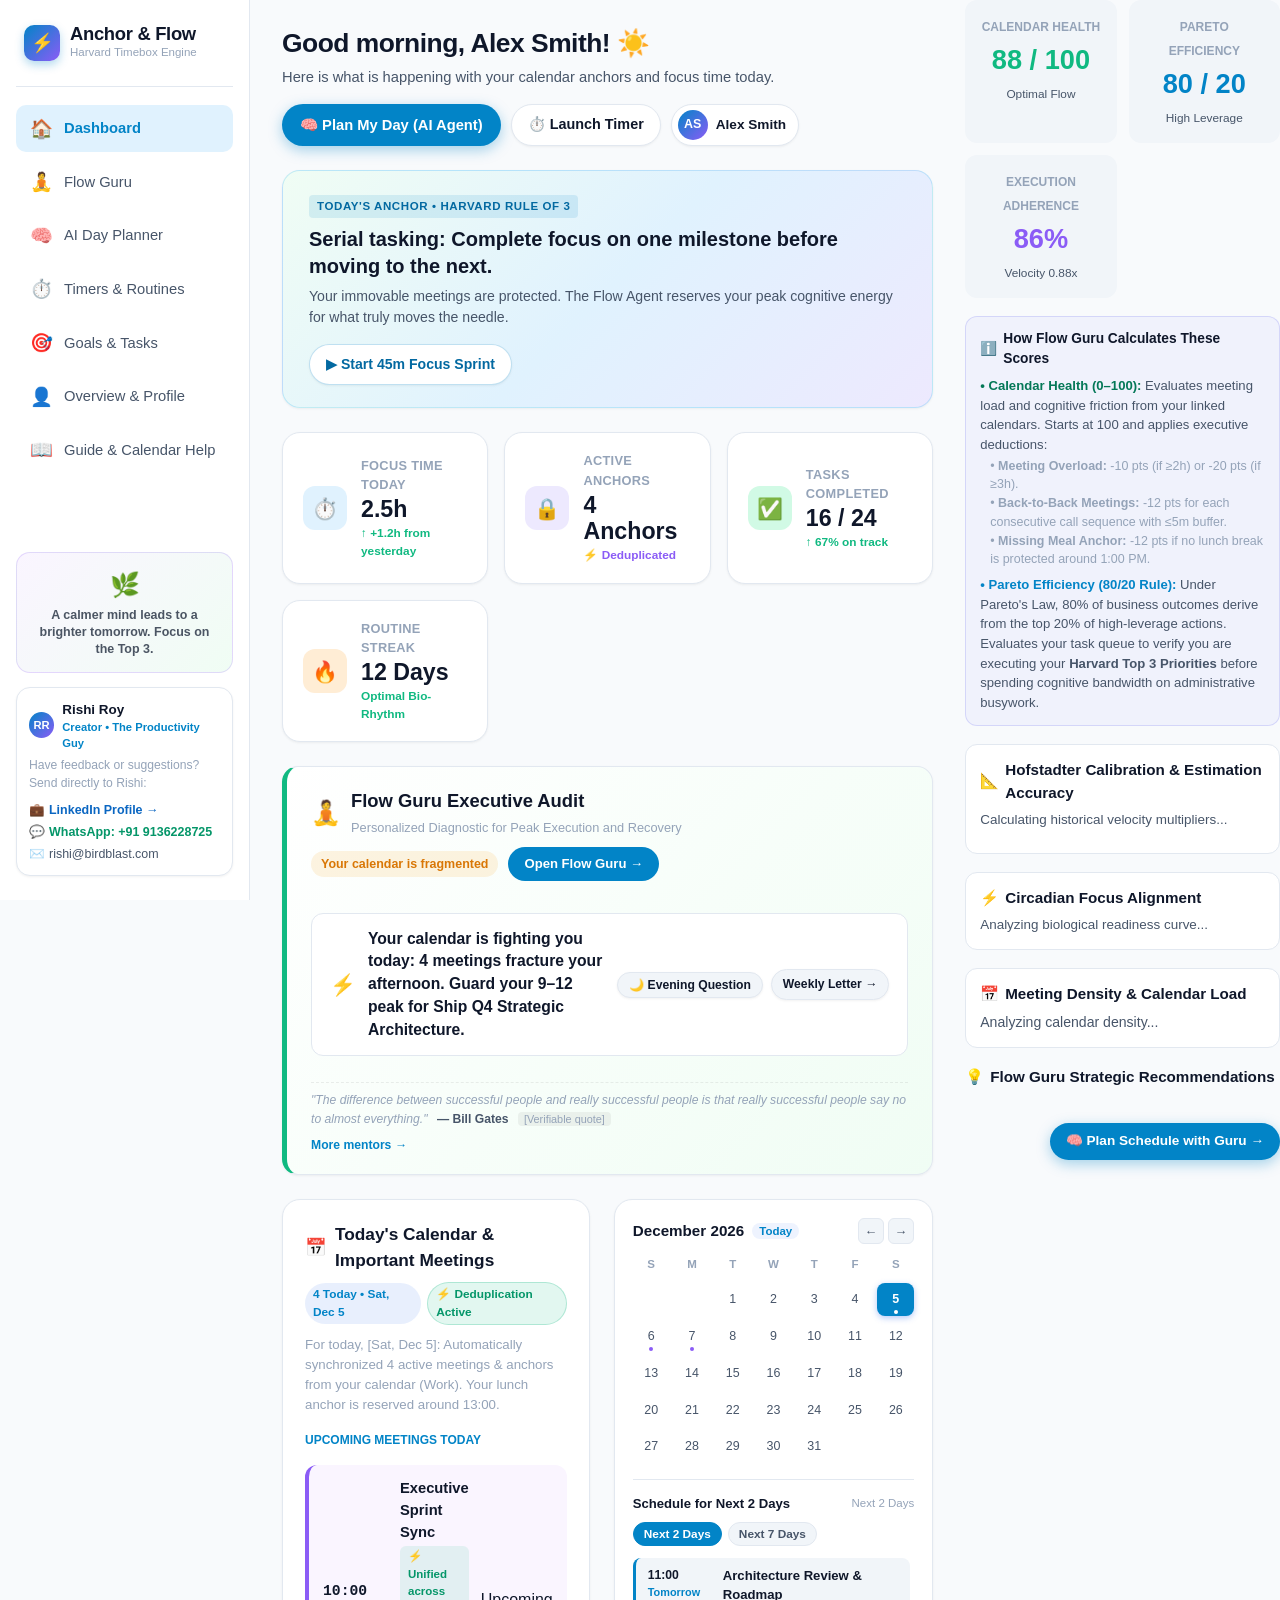
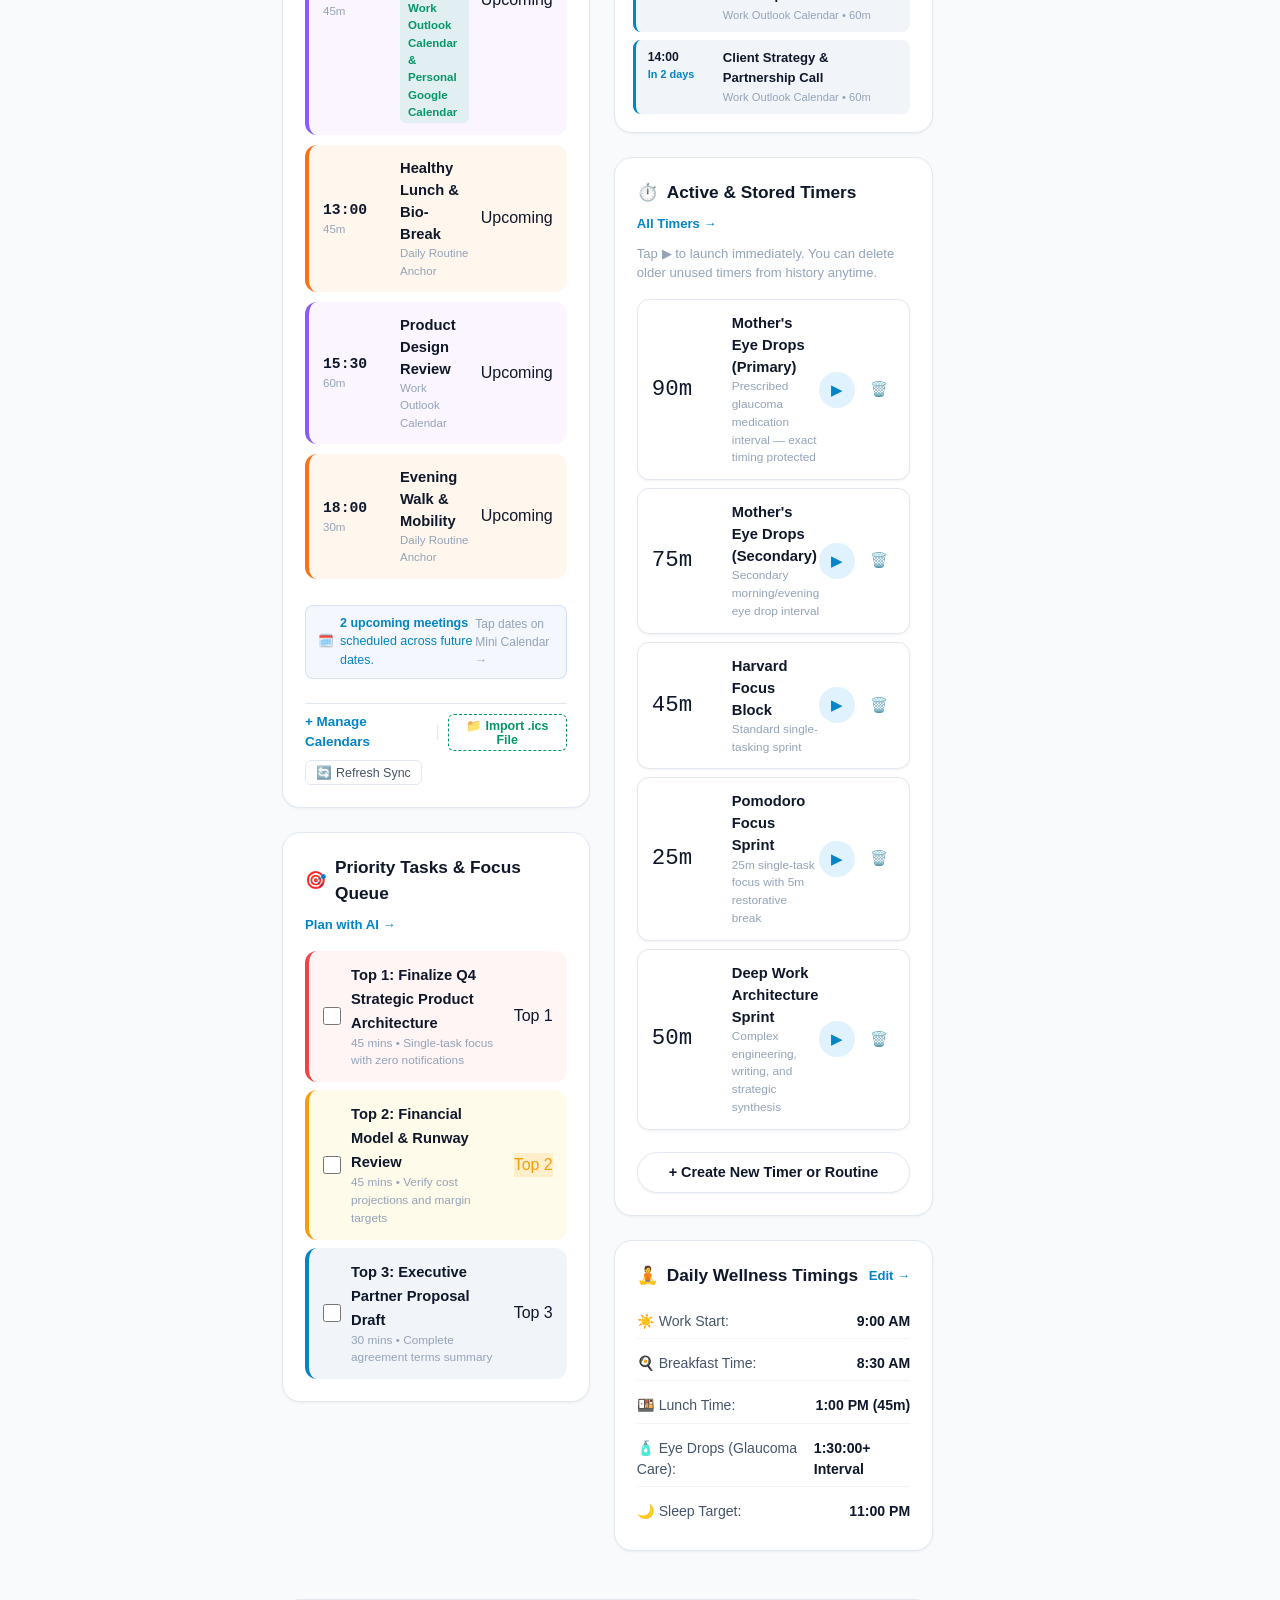
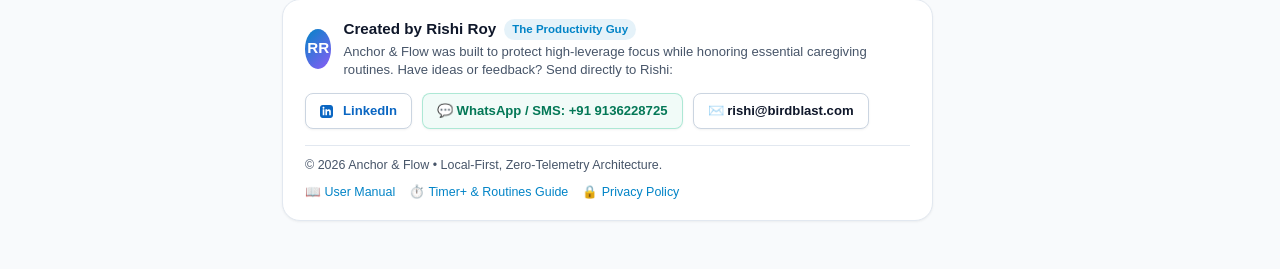
<file: index.html>
<!DOCTYPE html>
<html lang="en">
<head>
  <meta http-equiv="Cache-Control" content="no-cache, no-store, must-revalidate" />
  <meta http-equiv="Pragma" content="no-cache" />
  <meta http-equiv="Expires" content="0" />
  <meta charset="utf-8" />
  <meta name="viewport" content="width=device-width, initial-scale=1.0, viewport-fit=cover" />
  <meta name="theme-color" content="#f8fafc" />
  <title>Dashboard — Anchor &amp; Flow Executive System</title>
  <meta name="description" content="Executive productivity and wellness dashboard with multi-calendar deduplication, Harvard Timeblocking, and custom timer rhythms." />
  <link rel="icon" href="data:image/svg+xml,<svg xmlns=%22http://www.w3.org/2000/svg%22 viewBox=%220 0 100 100%22><text y=%22.9em%22 font-size=%2290%22>⚡</text></svg>" />
  <link rel="stylesheet" href="css/style.css?v=20261006a" />
</head>
<body>
  <div class="app-container">
    
    <!-- Left Navigation Sidebar -->
    <aside class="app-sidebar">
      <a href="index.html" class="sidebar-logo">
        <div class="logo-badge">⚡</div>
        <div>
          <div class="logo-text-title">Anchor &amp; Flow</div>
          <div class="logo-text-sub">Harvard Timebox Engine</div>
        </div>
      </a>

      <ul class="sidebar-nav-list">
        <li class="sidebar-nav-item active">
          <a href="index.html">
            <span class="sidebar-nav-icon">🏠</span>
            <span>Dashboard</span>
          </a>
        </li>
        <li class="sidebar-nav-item">
          <a href="guru.html">
            <span class="sidebar-nav-icon">🧘</span>
            <span>Flow Guru</span>
          </a>
        </li>
        <li class="sidebar-nav-item">
          <a href="planner.html">
            <span class="sidebar-nav-icon">🧠</span>
            <span>AI Day Planner</span>
          </a>
        </li>
        <li class="sidebar-nav-item">
          <a href="timer.html">
            <span class="sidebar-nav-icon">⏱️</span>
            <span>Timers &amp; Routines</span>
          </a>
        </li>
        <li class="sidebar-nav-item">
          <a href="tasks.html">
            <span class="sidebar-nav-icon">🎯</span>
            <span>Goals &amp; Tasks</span>
          </a>
        </li>
        <li class="sidebar-nav-item">
          <a href="profile.html">
            <span class="sidebar-nav-icon">👤</span>
            <span>Overview &amp; Profile</span>
          </a>
        </li>
        <li class="sidebar-nav-item">
          <a href="guide.html">
            <span class="sidebar-nav-icon">📖</span>
            <span>Guide &amp; Calendar Help</span>
          </a>
        </li>
      </ul>

      <div class="sidebar-motivation-card">
        <span class="plant-icon">🌿</span>
        <p>A calmer mind leads to a brighter tomorrow. Focus on the Top 3.</p>
      </div>

      <!-- Creator & Direct Feedback Card -->
      <div style="margin-top: 14px; background: #ffffff; border: 1px solid var(--border); border-radius: 14px; padding: 12px; font-size: 0.78rem; color: var(--text-secondary); line-height: 1.45; box-shadow: var(--shadow-sm);">
        <div style="display: flex; align-items: center; gap: 8px; margin-bottom: 6px;">
          <div class="avatar-small" style="width: 26px; height: 26px; font-size: 0.7rem; background: linear-gradient(135deg, #0284c7, #8b5cf6);">RR</div>
          <div>
            <strong style="color: var(--text-primary); font-size: 0.84rem;">Rishi Roy</strong>
            <div style="font-size: 0.7rem; color: var(--accent-blue); font-weight: 600;">Creator &bull; The Productivity Guy</div>
          </div>
        </div>
        <p style="margin-bottom: 8px; font-size: 0.76rem; color: var(--text-muted);">
          Have feedback or suggestions? Send directly to Rishi:
        </p>
        <div style="display: flex; flex-direction: column; gap: 4px;">
          <a href="https://www.linkedin.com/in/rishiroy/" target="_blank" rel="noopener noreferrer" style="color: #0a66c2; font-weight: 600; text-decoration: none; display: flex; align-items: center; gap: 4px;">
            <span>💼</span> LinkedIn Profile &rarr;
          </a>
          <a href="https://wa.me/919136228725?text=Hi%20Rishi,%20feedback%20on%20Anchor%20%26%20Flow:" target="_blank" rel="noopener noreferrer" style="color: #059669; font-weight: 600; text-decoration: none; display: flex; align-items: center; gap: 4px;">
            <span>💬</span> WhatsApp: +91 9136228725
          </a>
          <a href="mailto:rishi@birdblast.com?subject=Feedback%20on%20Anchor%20%26%20Flow" style="color: var(--text-secondary); text-decoration: none; display: flex; align-items: center; gap: 4px;">
            <span>✉️</span> rishi@birdblast.com
          </a>
        </div>
      </div>
    </aside>

    <!-- Main Viewport -->
    <main class="main-viewport">
      
      <!-- Top Header -->
      <header class="dashboard-top-header">
        <div class="greeting-block">
          <h1 id="dynamicGreetingText">Good morning, Alex! ☀️</h1>
          <p id="dynamicGreetingSub">Here is what is happening with your calendar anchors and focus time today.</p>
        </div>

        <div class="header-action-group">
          <!-- Launch AI Planner CTA -->
          <a href="planner.html" class="btn-primary-launch" title="Plan your schedule with AI">
            🧠 Plan My Day (AI Agent)
          </a>

          <!-- Quick Timer Launch -->
          <a href="timer.html" class="btn-secondary-launch" title="Launch Apple-style timer">
            ⏱️ Launch Timer
          </a>

          <!-- Profile Badge -->
          <a href="profile.html" class="user-profile-badge" title="Manage your local profile">
            <div class="avatar-small" id="headerAvatar">AS</div>
            <span style="font-size: 0.85rem; font-weight: 600;" id="headerUserName">Alex</span>
          </a>
        </div>
      </header>

      <!-- Today's Reminder / Focus Hero Card (Calmly inspired) -->
      <section class="hero-reminder-banner">
        <div class="reminder-content">
          <span class="reminder-badge">Today's Anchor &bull; Harvard Rule of 3</span>
          <h2 class="reminder-heading">Serial tasking: Complete focus on one milestone before moving to the next.</h2>
          <p class="reminder-sub">Your immovable meetings are protected. The Flow Agent reserves your peak cognitive energy for what truly moves the needle.</p>
        </div>
        <div>
          <a href="timer.html" class="reminder-action-btn">
            ▶ Start 45m Focus Sprint
          </a>
        </div>
      </section>

      <!-- Metric KPI Cards (Taskly / Emily inspired) -->
      <section class="metrics-grid-4">
        <div class="metric-card">
          <div class="metric-icon-box blue">⏱️</div>
          <div class="metric-info">
            <span class="metric-label">Focus Time Today</span>
            <span class="metric-value">2.5h</span>
            <span class="metric-trend">&uarr; +1.2h from yesterday</span>
          </div>
        </div>

        <div class="metric-card">
          <div class="metric-icon-box purple">🔒</div>
          <div class="metric-info">
            <span class="metric-label">Active Anchors</span>
            <span class="metric-value" id="kpiAnchorsCount">4 Meetings</span>
            <span class="metric-trend" style="color:var(--accent-purple);">⚡ Deduplicated</span>
          </div>
        </div>

        <div class="metric-card">
          <div class="metric-icon-box green">✅</div>
          <div class="metric-info">
            <span class="metric-label">Tasks Completed</span>
            <span class="metric-value">16 / 24</span>
            <span class="metric-trend">&uarr; 67% on track</span>
          </div>
        </div>

        <div class="metric-card">
          <div class="metric-icon-box peach">🔥</div>
          <div class="metric-info">
            <span class="metric-label">Routine Streak</span>
            <span class="metric-value">12 Days</span>
            <span class="metric-trend">Optimal Bio-Rhythm</span>
          </div>
        </div>
      </section>

      <!-- Main Dashboard Two-Column Grid -->
      
      <!-- Flow Guru Executive Audit Card (Compact, Coach Answer, One Sentence) -->
      <section class="dashboard-card" id="flowGuruHomeCard" style="background: linear-gradient(135deg, #ffffff 0%, #f0fdf4 100%); border-left: 5px solid var(--accent-green); margin-bottom: 24px; padding: 20px 24px; border-radius: 16px; box-shadow: var(--shadow-sm); cursor: pointer;" onclick="if(!event.target.closest('button') && !event.target.closest('a')) window.location.href='guru.html'">
        <div class="card-header-row" style="margin-bottom: 12px;">
          <div style="display: flex; align-items: center; gap: 10px;">
            <span style="font-size: 1.5rem;">🧘</span>
            <div>
              <h2 class="card-title" style="margin: 0; font-size: 1.15rem; color: var(--text-primary); font-weight: 700;">Flow Guru Executive Audit</h2>
              <span style="font-size: 0.8rem; color: var(--text-muted);">Personalized Diagnostic for Peak Execution and Recovery</span>
            </div>
          </div>
          <div style="display: flex; gap: 10px; align-items: center;">
            <span id="guruStatusPill" style="background: rgba(16, 185, 129, 0.12); color: #047857; font-weight: 700; font-size: 0.78rem; padding: 4px 10px; border-radius: 999px;">
              Your calendar is with you
            </span>
            <a href="guru.html" class="btn-primary-launch" style="padding: 7px 16px; font-size: 0.82rem; font-weight: 600; text-decoration: none; display: inline-flex; align-items: center; gap: 6px; box-shadow: none;">
              Open Flow Guru &rarr;
            </a>
          </div>
        </div>

        <!-- The One Sentence That Matters -->
        <div style="background: #ffffff; border: 1px solid var(--border); border-radius: 12px; padding: 14px 18px; margin-top: 4px; display: flex; align-items: center; justify-content: space-between; gap: 14px; flex-wrap: wrap;">
          <div style="display: flex; align-items: center; gap: 12px; flex: 1; min-width: 260px;">
            <span style="font-size: 1.3rem;">⚡</span>
            <p id="guruHeadlineSentence" style="margin: 0; font-size: 0.98rem; font-weight: 600; color: var(--text-primary); line-height: 1.45;">
              Your peak is 9–12. You have one hard problem and a clean afternoon. Protect it.
            </p>
          </div>
          <div style="display: flex; gap: 8px; align-items: center;">
            <button type="button" class="btn-secondary-launch" onclick="event.stopPropagation(); openDashboardEveningShutdownModal();" style="font-size: 0.76rem; padding: 5px 11px; background: var(--bg-card-subtle);">
              🌙 Evening Question
            </button>
            <a href="guru.html" class="btn-secondary-launch" style="font-size: 0.76rem; padding: 5px 11px; text-decoration: none; background: var(--bg-card-subtle);">
              Weekly Letter &rarr;
            </a>
          </div>
        </div>

        <!-- Rotating Quote from Historical Master (Non-blocking & Verified) -->
        <div id="guruHistoricalQuoteContainer" style="margin-top: 10px; padding-top: 8px; border-top: 1px dashed rgba(0,0,0,0.07); display: flex; align-items: center; justify-content: space-between; gap: 8px; font-size: 0.76rem; color: var(--text-muted); flex-wrap: wrap;">
          <div>
            <span style="font-style: italic;" id="guruQuoteText">"Deciding what not to do is as important as deciding what to do."</span>
            <span style="font-weight: 600; color: var(--text-secondary); margin-left: 6px;" id="guruQuoteAuthor">&mdash; Steve Jobs</span>
            <span style="background: rgba(0,0,0,0.05); padding: 1px 6px; border-radius: 4px; font-size: 0.68rem; margin-left: 6px;">[Verifiable quote]</span>
          </div>
          <a href="guru.html#anecdotes" style="color: var(--accent-blue); text-decoration: none; font-weight: 600;">More mentors &rarr;</a>
        </div>
      </section>

      <div class="dashboard-content-grid">
        
        <!-- Left Column: Calendar Anchors & Tasks -->
        <div class="grid-col-left">
          
          <!-- Calendar & Meetings Widget (Strictly Today's Schedule or Selected Day) -->
          <section class="dashboard-card" id="calendarCardSection">
            <div class="card-header-row">
              <h2 class="card-title">
                <span>📅</span>
                <span id="calendarCardTitleText">Today's Calendar &amp; Important Meetings</span>
              </h2>
              <div style="display: flex; gap: 6px; align-items: center;">
                <button id="btnBackToToday" onclick="resetCalendarToToday()" class="mini-cal-today-badge" style="display: none; padding: 4px 10px; font-size: 0.78rem; cursor: pointer; border-radius: 6px;">
                  📅 View Today
                </button>
                <span class="card-header-badge" id="todayDateBadge" style="background: rgba(37,99,235,0.1); color: var(--accent-blue); font-weight: 700;">
                  Today
                </span>
                <span class="card-header-badge badge-deduped" id="dedupeStatusBadge">
                  ⚡ Deduplication Active
                </span>
              </div>
            </div>

            <!-- Focus Description -->
            <p style="font-size: 0.83rem; color: var(--text-muted); margin-top: -6px;" id="calendarCardSubtitle">
              Your synchronized agenda and routine anchors strictly for today. Tap any date on the Mini Calendar (right) to view meetings for other days.
            </p>

            <!-- Sync Status Banner (Active during sync) -->
            <div id="dashboardSyncStatus" style="display: none; padding: 6px 12px; margin-bottom: 10px; background: rgba(37,99,235,0.08); border-radius: 8px; font-size: 0.78rem; color: var(--accent-blue);">
              <span class="spin-icon">🔄</span> Syncing calendars...
            </div>

            <!-- Events Timeline List (Today Only) -->
            <div class="calendar-events-list" id="dashboardEventsList">
              <!-- Rendered dynamically -->
            </div>

            <!-- Upcoming Horizon Notice -->
            <div id="dashboardUpcomingNotice" style="margin-top: 10px;"></div>

            <div style="display: flex; justify-content: space-between; align-items: center; margin-top: 8px; border-top: 1px solid var(--border); padding-top: 8px; flex-wrap: wrap; gap: 8px;">
              <div style="display: flex; gap: 8px; align-items: center;">
                <a href="profile.html" style="font-size: 0.84rem; color: var(--accent-blue); font-weight: 600; text-decoration: none;">
                  + Manage Calendars
                </a>
                <span style="color: var(--border);">|</span>
                <input type="file" id="dashIcsFileInput" accept=".ics,text/calendar" style="display: none;" />
                <button type="button" id="dashTriggerIcsBtn" style="background: none; border: 1px dashed #059669; border-radius: 6px; padding: 3px 8px; color: #059669; cursor: pointer; font-size: 0.78rem; font-weight: 600;">
                  📁 Import .ics File
                </button>
              </div>
              <button id="refreshSyncBtn" onclick="refreshDashboardEvents()" style="background: none; border: 1px solid var(--border); border-radius: 6px; padding: 4px 10px; color: var(--text-secondary); cursor: pointer; font-size: 0.78rem; display: flex; align-items: center; gap: 4px;">
                <span id="refreshSyncIcon">🔄</span>
                <span id="refreshSyncLabel">Refresh Sync</span>
              </button>
            </div>
          </section>

          <!-- Harvard Top-3 Tasks Widget -->
          <section class="dashboard-card">
            <div class="card-header-row">
              <h2 class="card-title">
                <span>🎯</span>
                <span>Priority Tasks &amp; Focus Queue</span>
              </h2>
              <a href="planner.html" style="font-size: 0.82rem; color: var(--accent-blue); font-weight: 600; text-decoration: none;">
                Plan with AI &rarr;
              </a>
            </div>

            <div style="display: flex; flex-direction: column; gap: 8px;" id="tasksChecklistContainer">
              <div class="event-timeline-item" style="border-left-color: var(--danger); background: #fff5f5;">
                <input type="checkbox" style="width: 18px; height: 18px; accent-color: var(--accent-blue);" />
                <div style="flex:1; padding: 0 10px;">
                  <strong style="font-size: 0.92rem; color: var(--text-primary);">Top 1: Finalize Q4 Strategic Product Architecture</strong>
                  <div style="font-size: 0.74rem; color: var(--text-muted);">45 mins &bull; Single-task focus with zero notifications</div>
                </div>
                <span class="tag-top-priority">Top 1</span>
              </div>

              <div class="event-timeline-item" style="border-left-color: var(--warning); background: #fffbeb;">
                <input type="checkbox" style="width: 18px; height: 18px; accent-color: var(--accent-blue);" />
                <div style="flex:1; padding: 0 10px;">
                  <strong style="font-size: 0.92rem; color: var(--text-primary);">Top 2: Financial Model &amp; Runway Review</strong>
                  <div style="font-size: 0.74rem; color: var(--text-muted);">45 mins &bull; Verify cost projections and margin targets</div>
                </div>
                <span class="tag-top-priority" style="background:rgba(245,158,11,0.15); color:var(--warning);">Top 2</span>
              </div>

              <div class="event-timeline-item" style="border-left-color: var(--accent-blue);">
                <input type="checkbox" style="width: 18px; height: 18px; accent-color: var(--accent-blue);" />
                <div style="flex:1; padding: 0 10px;">
                  <strong style="font-size: 0.92rem; color: var(--text-primary);">Top 3: Executive Partner Proposal Draft</strong>
                  <div style="font-size: 0.74rem; color: var(--text-muted);">30 mins &bull; Complete agreement terms summary</div>
                </div>
                <span class="tag-task">Top 3</span>
              </div>
            </div>
          </section>

        </div>

        <!-- Right Column: Calendar Widget & Regular Timers -->
        <div class="grid-col-right">
          
          <!-- Mini Calendar Widget & Upcoming Horizon (Interactive Month + Next 2-7 Days) -->
          <div class="mini-calendar-widget" style="margin-bottom: 24px;">
            <div class="mini-cal-header">
              <div class="mini-cal-month-wrap">
                <span class="mini-cal-month" id="miniCalMonthHeader">October 2026</span>
                <button class="mini-cal-today-badge" onclick="resetMiniCalToToday()" title="Jump to current month &amp; date">Today</button>
              </div>
              <div class="mini-cal-nav">
                <button class="mini-cal-nav-btn" onclick="prevMiniCalMonth()" title="Previous Month">&larr;</button>
                <button class="mini-cal-nav-btn" onclick="nextMiniCalMonth()" title="Next Month">&rarr;</button>
              </div>
            </div>
            
            <div class="mini-cal-grid" id="miniCalGrid">
              <!-- Dynamically generated days with real weekday offsets and event dots -->
            </div>

            <!-- Attached Upcoming Schedule Panel -->
            <div class="mini-cal-upcoming-panel" id="miniCalUpcomingPanel">
              <div style="display: flex; align-items: center; justify-content: space-between; margin-bottom: 8px;">
                <span style="font-size: 0.82rem; font-weight: 700; color: var(--text-primary);" id="upcomingPanelHeading">
                  Upcoming Horizon &amp; Tasks
                </span>
                <span style="font-size: 0.72rem; color: var(--text-muted);" id="upcomingPanelSub">Next 2 Days</span>
              </div>

              <div class="upcoming-filter-tabs">
                <button class="upcoming-filter-pill active" id="pillNext2" onclick="setUpcomingFilter('next2')">Next 2 Days</button>
                <button class="upcoming-filter-pill" id="pillNext7" onclick="setUpcomingFilter('next7')">Next 7 Days</button>
                <button class="upcoming-filter-pill" id="pillSelectedDate" onclick="setUpcomingFilter('selected')" style="display: none;">Selected Date</button>
              </div>

              <div class="upcoming-events-container" id="upcomingEventsContainer">
                <!-- Dynamically rendered upcoming meetings and priority tasks -->
              </div>
            </div>
          </div>

          <!-- Stored Timers & Routines (with Delete functionality!) -->
          <section class="dashboard-card">
            <div class="card-header-row">
              <h2 class="card-title">
                <span>⏱️</span>
                <span>Active &amp; Stored Timers</span>
              </h2>
              <a href="timer.html" style="font-size: 0.82rem; color: var(--accent-blue); font-weight: 600; text-decoration: none;">
                All Timers &rarr;
              </a>
            </div>
            <p style="font-size: 0.82rem; color: var(--text-muted); margin-top: -6px;">
              Tap ▶ to launch immediately. You can delete older unused timers from history anytime.
            </p>

            <div class="timers-widget-list" id="dashboardTimersList">
              <!-- Rendered dynamically -->
            </div>

            <div style="margin-top: 6px; text-align: center;">
              <a href="timer.html" class="btn-secondary-launch" style="width: 100%; justify-content: center;">
                + Create New Timer or Routine
              </a>
            </div>
          </section>

          <!-- Daily Wellness & Set Anchors -->
          <section class="dashboard-card">
            <div class="card-header-row">
              <h2 class="card-title">
                <span>🧘</span>
                <span>Daily Wellness Timings</span>
              </h2>
              <a href="profile.html" style="font-size: 0.82rem; color: var(--accent-blue); font-weight: 600; text-decoration: none;">
                Edit &rarr;
              </a>
            </div>

            <div style="display: flex; flex-direction: column; gap: 8px;">
              <div style="display: flex; justify-content: space-between; font-size: 0.88rem; padding: 6px 0; border-bottom: 1px solid var(--border-subtle);">
                <span style="color: var(--text-secondary);">☀️ Work Start:</span>
                <strong id="dispWorkStart">09:00 AM</strong>
              </div>
              <div style="display: flex; justify-content: space-between; font-size: 0.88rem; padding: 6px 0; border-bottom: 1px solid var(--border-subtle);">
                <span style="color: var(--text-secondary);">🍳 Breakfast Time:</span>
                <strong id="dispBreakfast">08:30 AM</strong>
              </div>
              <div style="display: flex; justify-content: space-between; font-size: 0.88rem; padding: 6px 0; border-bottom: 1px solid var(--border-subtle);">
                <span style="color: var(--text-secondary);">🍱 Lunch Time:</span>
                <strong id="dispLunch">01:00 PM (45m)</strong>
              </div>
              <div style="display: flex; justify-content: space-between; font-size: 0.88rem; padding: 6px 0; border-bottom: 1px solid var(--border-subtle);">
                <span style="color: var(--text-secondary);">🧴 Eye Drops (Glaucoma Care):</span>
                <strong>1:30:00+ Interval</strong>
              </div>
              <div style="display: flex; justify-content: space-between; font-size: 0.88rem; padding: 6px 0;">
                <span style="color: var(--text-secondary);">🌙 Sleep Target:</span>
                <strong id="dispSleep">11:00 PM</strong>
              </div>
            </div>
          </section>

        </div>

      </div>

      <!-- Creator Attribution & Direct Feedback Footer Banner -->
      <!-- Creator Attribution & Direct Feedback Footer Banner -->
      <footer style="margin-top: 24px; margin-bottom: 24px; padding: 18px 22px; background: #ffffff; border: 1px solid var(--border, #e2e8f0); border-radius: var(--radius-card, 16px); display: flex; flex-direction: column; gap: 14px; box-shadow: var(--shadow-sm, 0 1px 3px rgba(0,0,0,0.05));">
        <div style="display: flex; align-items: center; justify-content: space-between; flex-wrap: wrap; gap: 14px;">
          <div style="display: flex; align-items: center; gap: 12px; flex: 1; min-width: 280px;">
            <div class="avatar-small" style="width: 40px; height: 40px; font-size: 0.95rem; background: linear-gradient(135deg, #0284c7, #8b5cf6); border-radius: 50%; color: white; display: flex; align-items: center; justify-content: center; font-weight: bold;">RR</div>
            <div>
              <div style="display: flex; align-items: center; gap: 8px; flex-wrap: wrap;">
                <span style="font-size: 0.95rem; font-weight: 700; color: var(--text-primary, #1e293b);">Created by Rishi Roy</span>
                <span style="font-size: 0.72rem; background: rgba(2, 132, 199, 0.1); color: var(--accent-blue, #0284c7); padding: 2px 8px; border-radius: 9999px; font-weight: 600;">The Productivity Guy</span>
              </div>
              <p style="font-size: 0.82rem; color: var(--text-secondary, #64748b); margin-top: 2px; line-height: 1.4; margin-bottom: 0;">
                Anchor &amp; Flow was built to protect high-leverage focus while honoring essential caregiving routines. Have ideas or feedback? Send directly to Rishi:
              </p>
            </div>
          </div>

          <div style="display: flex; align-items: center; gap: 10px; flex-wrap: wrap;">
            <a href="https://www.linkedin.com/in/rishiroy/" target="_blank" rel="noopener noreferrer" class="btn-secondary-launch" style="padding: 7px 14px; font-size: 0.82rem; text-decoration: none; color: #0a66c2; border: 1px solid #cbd5e1; border-radius: 8px; background: #ffffff; display: inline-flex; align-items: center;">
              <svg width="13" height="13" viewBox="0 0 24 24" fill="currentColor" style="margin-right: 4px;"><path d="M19 0h-14c-2.761 0-5 2.239-5 5v14c0 2.761 2.239 5 5 5h14c2.762 0 5-2.239 5-5v-14c0-2.761-2.238-5-5-5zm-11 19h-3v-11h3v11zm-1.5-12.268c-.966 0-1.75-.79-1.75-1.764s.784-1.764 1.75-1.764 1.75.79 1.75 1.764-.783 1.764-1.75 1.764zm13.5 12.268h-3v-5.604c0-3.368-4-3.113-4 0v5.604h-3v-11h3v1.765c1.396-2.586 7-2.777 7 2.476v6.759z"/></svg>
              LinkedIn
            </a>
            <a href="https://wa.me/919136228725?text=Hi%20Rishi,%20feedback%20on%20Anchor%20%26%20Flow:" target="_blank" rel="noopener noreferrer" class="btn-secondary-launch" style="padding: 7px 14px; font-size: 0.82rem; text-decoration: none; color: #047857; border: 1px solid rgba(16, 185, 129, 0.3); border-radius: 8px; background: rgba(16, 185, 129, 0.06);">
              💬 WhatsApp / SMS: +91 9136228725
            </a>
            <a href="mailto:rishi@birdblast.com?subject=Feedback%20on%20Anchor%20%26%20Flow" class="btn-secondary-launch" style="padding: 7px 14px; font-size: 0.82rem; text-decoration: none; border: 1px solid #cbd5e1; border-radius: 8px; background: #ffffff; color: var(--text-primary, #1e293b);">
              ✉️ rishi@birdblast.com
            </a>
          </div>
        </div>

        <div style="width: 100%; border-top: 1px solid var(--border, #e2e8f0); padding-top: 10px; margin-top: 2px; display: flex; justify-content: space-between; align-items: center; flex-wrap: wrap; gap: 8px; font-size: 0.78rem; color: var(--text-secondary, #64748b);">
          <div>
            <span>&copy; 2026 Anchor &amp; Flow &bull; Local-First, Zero-Telemetry Architecture.</span>
          </div>
          <div style="display: flex; gap: 14px; align-items: center; flex-wrap: wrap;">
            <a href="guide.html" style="color: var(--accent-blue, #0284c7); text-decoration: none; font-weight: 500;">📖 User Manual</a>
            <a href="guide.html#timer-guide" style="color: var(--accent-blue, #0284c7); text-decoration: none; font-weight: 500;">⏱️ Timer+ &amp; Routines Guide</a>
            <a href="guide.html#privacy-policy" style="color: var(--accent-blue, #0284c7); text-decoration: none; font-weight: 500;">🔒 Privacy Policy</a>
          </div>
        </div>
      </footer>
    </main>
  </div>

  <!-- SCRIPTS -->
  <script src="js/calendar-sync.js?v=20261006a"></script>
  <script src="js/ai-engine.js?v=20261006a"></script>
  <script src="js/flow-guru.js?v=20261006a"></script>
  <script>
    // Universal HTML Sanitizer Helper
    function escapeHtml(str) {
      if (str === null || str === undefined) return '';
      return String(str)
        .replace(/&/g, '&amp;')
        .replace(/</g, '&lt;')
        .replace(/>/g, '&gt;')
        .replace(/"/g, '&quot;')
        .replace(/'/g, '&#039;');
    }

    let userProfile = getStoredProfile();

    function initDashboard() {
      userProfile = getStoredProfile();

      // Dynamic Greeting based on time of day (Strict 4-threshold standards)
      const now = new Date();
      const greeting = (typeof getHumanGreeting === 'function')
        ? getHumanGreeting(now)
        : (now.getHours() >= 21 || now.getHours() < 5 ? 'Good night' : now.getHours() >= 17 ? 'Good evening' : now.getHours() >= 12 ? 'Good afternoon' : 'Good morning');
      const emoji = (typeof getGreetingEmoji === 'function') ? getGreetingEmoji(greeting) : (greeting === 'Good night' ? '🌙' : '☀️');

      const userName = userProfile.userName || 'Alex';
      document.getElementById('dynamicGreetingText').textContent = `${greeting}, ${userName}! ${emoji}`;
      document.getElementById('headerUserName').textContent = userName;
      
      const initials = userName.split(' ').map(n => n[0]).join('').substring(0, 2).toUpperCase() || 'AS';
      document.getElementById('headerAvatar').textContent = initials;

      // Update Wellness Display
      document.getElementById('dispWorkStart').textContent = formatClockDisplay(userProfile.workStartTime || '09:00');
      document.getElementById('dispBreakfast').textContent = formatClockDisplay(userProfile.breakfastTime || '08:30');
      document.getElementById('dispLunch').textContent = `${formatClockDisplay(userProfile.lunchTime || '13:00')} (${userProfile.lunchDuration || 45}m)`;
      document.getElementById('dispSleep').textContent = formatClockDisplay(userProfile.sleepTarget || '23:00');

      renderDashboardCalendarEvents();
      renderDashboardTimers();
      renderMiniCalendar();
      renderUpcomingSchedulePanel();
      runFlowGuruDiagnostics();
    }

    function formatClockDisplay(timeStr) {
      if (!timeStr) return '--:--';
      const parts = timeStr.split(':');
      let h = parseInt(parts[0], 10);
      const m = parts[1] || '00';
      const ampm = h >= 12 ? 'PM' : 'AM';
      h = h % 12 || 12;
      return `${h}:${m} ${ampm}`;
    }

    // Calendar State & Interactive Month Viewer
    let currentCalMonthDate = new Date();
    let selectedCalDayDate = null;
    let upcomingHorizonFilter = 'next2'; // 'next2', 'next7', 'selected'
    const monthNamesFull = ["January", "February", "March", "April", "May", "June", "July", "August", "September", "October", "November", "December"];
    const monthNamesShort = ["Jan", "Feb", "Mar", "Apr", "May", "Jun", "Jul", "Aug", "Sep", "Oct", "Nov", "Dec"];

    window.resetMiniCalToToday = function() {
      currentCalMonthDate = new Date();
      selectedCalDayDate = null;
      const pillSel = document.getElementById('pillSelectedDate');
      if (pillSel) pillSel.style.display = 'none';
      setUpcomingFilter('next2');
      renderMiniCalendar();
    };

    window.prevMiniCalMonth = function() {
      currentCalMonthDate.setMonth(currentCalMonthDate.getMonth() - 1);
      renderMiniCalendar();
    };

    window.nextMiniCalMonth = function() {
      currentCalMonthDate.setMonth(currentCalMonthDate.getMonth() + 1);
      renderMiniCalendar();
    };

    function setUpcomingFilter(filter) {
    window.setUpcomingFilter = setUpcomingFilter;
      upcomingHorizonFilter = filter;
      document.querySelectorAll('.upcoming-filter-pill').forEach(p => p.classList.remove('active'));
      const activePill = document.getElementById(
        filter === 'next2' ? 'pillNext2' : filter === 'next7' ? 'pillNext7' : 'pillSelectedDate'
      );
      if (activePill) activePill.classList.add('active');

      const sub = document.getElementById('upcomingPanelSub');
      if (sub) {
        sub.textContent = filter === 'next2' ? 'Next 2 Days' : filter === 'next7' ? 'Next 7 Days' : 'Selected Date';
      }
      renderUpcomingSchedulePanel();
    };

    window.resetCalendarToToday = function() {
      selectedCalDayDate = null;
      const pillSel = document.getElementById('pillSelectedDate');
      if (pillSel) pillSel.style.display = 'none';
      setUpcomingFilter('next2');
      renderMiniCalendar();
      renderDashboardCalendarEvents(null);
    };

    window.resetMiniCalToToday = function() {
      currentCalMonthDate = new Date();
      resetCalendarToToday();
    };

    window.selectCalendarDay = function(year, month, day) {
      selectedCalDayDate = new Date(year, month, day);
      const pillSel = document.getElementById('pillSelectedDate');
      if (pillSel) {
        pillSel.style.display = 'inline-block';
        pillSel.textContent = `${monthNamesShort[month]} ${day}`;
      }
      setUpcomingFilter('selected');
      renderMiniCalendar();
      renderDashboardCalendarEvents(selectedCalDayDate);

      const calCard = document.getElementById('calendarCardSection');
      if (calCard && typeof window !== 'undefined' && window.innerWidth < 850) {
        calCard.scrollIntoView({ behavior: 'smooth', block: 'start' });
      }
    };

    window.focusMiniCalUpcoming = function() {
      const panel = document.getElementById('miniCalUpcomingPanel');
      if (panel) {
        panel.scrollIntoView({ behavior: 'smooth', block: 'nearest' });
      }
      setUpcomingFilter('next7');
    };

    // Render Calendar Anchors STRICTLY FOR TODAY OR SELECTED DATE
    function renderDashboardCalendarEvents(targetDate = null) {
      const container = document.getElementById('dashboardEventsList');
      if (!container) return;
      
      const rawEvents = (userProfile && userProfile.calendarEvents) ? userProfile.calendarEvents : [];

      // Run Intelligent Deduplication Engine!
      const deduplicatedEvents = deduplicateCalendarEvents(rawEvents);

      const titleEl = document.getElementById('calendarCardTitleText');
      const subtitleEl = document.getElementById('calendarCardSubtitle');
      const todayBadge = document.getElementById('todayDateBadge');
      const btnBackToday = document.getElementById('btnBackToToday');
      const upcomingNotice = document.getElementById('dashboardUpcomingNotice');

      const isSpecificDay = targetDate instanceof Date && !isNaN(targetDate);
      const todayObj = new Date();
      const todayY = todayObj.getFullYear();
      const todayM = todayObj.getMonth();
      const todayD = todayObj.getDate();
      const todayStr = `${todayY}-${String(todayM + 1).padStart(2, '0')}-${String(todayD).padStart(2, '0')}`;

      if (isSpecificDay) {
        const selY = targetDate.getFullYear();
        const selM = targetDate.getMonth();
        const selD = targetDate.getDate();
        const selDateStr = `${selY}-${String(selM + 1).padStart(2, '0')}-${String(selD).padStart(2, '0')}`;
        const isSelectedToday = (selDateStr === todayStr);

        const formattedDay = targetDate.toLocaleDateString(undefined, { weekday: 'short', month: 'short', day: 'numeric' });

        if (titleEl) {
          titleEl.textContent = isSelectedToday ? "Today's Calendar & Important Meetings" : `Calendar & Meetings — ${formattedDay}`;
        }
        if (subtitleEl) {
          subtitleEl.innerHTML = isSelectedToday 
            ? "Your synchronized agenda and routine anchors strictly for today. Tap any date on the Mini Calendar (right) to view other days."
            : `Showing schedule for <strong>${formattedDay}</strong>. Click 'View Today' to return to today's agenda.`;
        }
        if (btnBackToday) {
          btnBackToday.style.display = isSelectedToday ? 'none' : 'inline-flex';
        }

        // Filter events strictly for this specific date
        const dayEvents = deduplicatedEvents.filter(ev => {
          if (ev.dateStr === selDateStr) return true;
          if (isSelectedToday && (ev.isToday || ev.sourceType === 'routine')) return true;
          return false;
        });

        if (todayBadge) {
          todayBadge.textContent = `${dayEvents.length} ${isSelectedToday ? 'Today' : 'Meetings'} • ${formattedDay}`;
        }

        if (dayEvents.length === 0) {
          container.innerHTML = `
            <div style="text-align: center; padding: 24px 16px; background: var(--bg-card-subtle); border-radius: 12px; border: 1px dashed var(--border);">
              <p style="margin: 0 0 6px 0; color: var(--text-primary); font-size: 0.95rem;">
                <strong>${(typeof getTomorrowZeroMeetingsCopy === 'function' && targetDate.getDate() === (new Date().getDate() + 1)) ? getTomorrowZeroMeetingsCopy(targetDate) : `You have 0 meetings on ${formattedDay}.`}</strong>
              </p>
              <span style="font-size: 0.8rem; color: var(--text-muted); display: block; margin-bottom: 12px;">
                This day is clear for uninterrupted focus sprints or personal recovery.
              </span>
              <button onclick="resetCalendarToToday()" class="btn-secondary-launch" style="padding: 6px 14px; font-size: 0.8rem; display: inline-block; cursor: pointer;">
                &larr; Back to Today's Agenda
              </button>
            </div>
          `;
        } else {
          let html = '';
          dayEvents.forEach(ev => {
            const isDedupe = !!ev.isDeduplicated;
            const sourceText = (ev.sources && Array.isArray(ev.sources) && ev.sources.length > 0)
              ? ev.sources.join(' & ')
              : (ev.calendarName || 'Calendar');

            const dedupeBadge = isDedupe
              ? `<span class="dedupe-indicator" style="background: rgba(16, 185, 129, 0.1); color: #059669; font-size: 0.72rem; font-weight: 600; padding: 2px 8px; border-radius: 6px; display: inline-flex; align-items: center; gap: 4px;">⚡ Unified across ${escapeHtml(sourceText)}</span>`
              : `<span class="event-cal-source" style="font-size: 0.72rem; color: var(--text-muted);">${escapeHtml(sourceText)}</span>`;

            const timeStart = ev.startTime || '09:00';

            html += `
              <div class="event-timeline-item ${ev.sourceType === 'routine' ? 'meal-anchor' : 'anchor-highlight'}">
                <div class="event-time-col">
                  <span class="event-time-start">${escapeHtml(timeStart)}</span>
                  <span class="event-dur">${ev.duration || 30}m</span>
                </div>
                <div class="event-title-col">
                  <div class="event-name">${escapeHtml(ev.title || 'Meeting')}</div>
                  ${dedupeBadge}
                </div>
                <span class="tag-anchor">Anchor</span>
              </div>
            `;
          });
          container.innerHTML = html;
        }

        if (upcomingNotice) {
          upcomingNotice.innerHTML = '';
        }
      } else {
        // DEFAULT: Strictly Today's Schedule
        if (titleEl) {
          titleEl.textContent = "Today's Calendar & Important Meetings";
        }
        if (subtitleEl) {
          subtitleEl.innerHTML = "Your synchronized agenda and routine anchors strictly for today. Tap any date on the Mini Calendar (right) to view other days.";
        }
        if (btnBackToday) {
          btnBackToday.style.display = 'none';
        }

        const todayEvents = deduplicatedEvents.filter(ev => ev.isToday === true || ev.sourceType === 'routine');
        const upcomingEvents = deduplicatedEvents.filter(ev => ev.isToday !== true && ev.sourceType !== 'routine');
        const calName = (userProfile.linkedCalendars && userProfile.linkedCalendars.length > 0)
          ? userProfile.linkedCalendars.map(c=>c.name).join(' & ')
          : 'Work';

        // Explicit day & date sync copy
        if (subtitleEl && typeof getFormattedSyncCopy === 'function') {
          subtitleEl.innerHTML = escapeHtml(getFormattedSyncCopy(todayObj, todayEvents.length, calName, userProfile.lunchTime || '13:00'));
        }

        if (todayBadge) {
          const todayFormatted = formatDayDate(todayObj, false);
          todayBadge.textContent = `${todayEvents.length} Today • ${todayFormatted}`;
        }

        const kpiEl = document.getElementById('kpiAnchorsCount');
        if (kpiEl) {
          kpiEl.textContent = `${todayEvents.length} Anchors`;
        }

        // Split today's meetings into Past vs. Upcoming
        const split = (typeof splitMeetingsPastAndUpcoming === 'function')
          ? splitMeetingsPastAndUpcoming(todayEvents, todayObj)
          : { past: [], upcoming: todayEvents, allPastAndDone: false, pastSummaryText: 'You had no meetings earlier today.' };

        const tomorrowObj = new Date(todayObj);
        tomorrowObj.setDate(todayObj.getDate() + 1);

        if (todayEvents.length === 0) {
          container.innerHTML = `
            <div style="text-align: center; padding: 24px 16px; background: var(--bg-card-subtle); border-radius: 12px; border: 1px dashed var(--border);">
              <p style="margin: 0 0 6px 0; color: var(--text-primary); font-size: 0.95rem;">
                <strong>🎉 No meetings scheduled for today!</strong>
              </p>
              <span style="font-size: 0.8rem; color: var(--text-muted); display: block; margin-bottom: 12px;">
                Pristine calendar: your entire day is clear for unbroken deep work sprints.
              </span>
              <a href="profile.html" class="btn-secondary-launch" style="padding: 6px 14px; font-size: 0.8rem; display: inline-block;">
                + Manage Linked Calendars
              </a>
            </div>
          `;
        } else if (split.allPastAndDone) {
          // Late evening state: all meetings are done -> prompt user
          let html = `
            <div style="background: rgba(139, 92, 246, 0.06); border: 1px solid rgba(139, 92, 246, 0.22); border-radius: 14px; padding: 18px 20px; margin-bottom: 14px;">
              <div style="display: flex; align-items: center; justify-content: space-between; gap: 12px; flex-wrap: wrap;">
                <div>
                  <p style="margin: 0 0 4px 0; font-size: 0.96rem; font-weight: 700; color: #6d28d9;">
                    ${escapeHtml(split.pastSummaryText)} All meetings for today are done.
                  </p>
                  <span style="font-size: 0.83rem; color: var(--text-secondary);">
                    What would you like to do? Plan your evening, or plan your next day?
                  </span>
                </div>
                <div style="display: flex; gap: 8px;">
                  <button type="button" class="btn-secondary-launch" onclick="openDashboardEveningShutdownModal()" style="font-size: 0.8rem; padding: 6px 12px;">
                    🌙 Plan your evening
                  </button>
                  <button type="button" class="btn-primary-launch" onclick="selectCalendarDay(${tomorrowObj.getFullYear()}, ${tomorrowObj.getMonth()}, ${tomorrowObj.getDate()})" style="font-size: 0.8rem; padding: 6px 14px; background: #0f172a;">
                    🌅 Plan next day ${escapeHtml(formatDayDate(tomorrowObj, true))}
                  </button>
                </div>
              </div>
            </div>
          `;

          // Show past meetings in muted style
          html += `<div style="font-size: 0.75rem; font-weight: 700; color: var(--text-muted); text-transform: uppercase; margin: 10px 0 6px 0;">Earlier Meetings (Completed)</div>`;
          split.past.forEach(ev => {
            html += `
              <div class="event-timeline-item" style="opacity: 0.65; border-left-color: #94a3b8;">
                <div class="event-time-col">
                  <span class="event-time-start">${escapeHtml(ev.startTime || '09:00')}</span>
                  <span class="event-dur">${ev.duration || 30}m</span>
                </div>
                <div class="event-title-col">
                  <div class="event-name" style="text-decoration: line-through;">${escapeHtml(ev.title || 'Meeting')}</div>
                  <span style="font-size: 0.72rem; color: var(--text-muted);">Completed</span>
                </div>
                <span class="tag-anchor" style="background: #e2e8f0; color: #64748b;">Past</span>
              </div>
            `;
          });
          container.innerHTML = html;
        } else {
          // Sort upcoming first, followed by past meetings in past tense
          let html = '';
          if (split.upcoming.length > 0) {
            html += `<div style="font-size: 0.75rem; font-weight: 700; color: var(--accent-blue); text-transform: uppercase; margin-bottom: 6px;">Upcoming Meetings Today</div>`;
            split.upcoming.forEach(ev => {
              const isDedupe = !!ev.isDeduplicated;
              const sourceText = (ev.sources && Array.isArray(ev.sources) && ev.sources.length > 0)
                ? ev.sources.join(' & ')
                : (ev.calendarName || 'Calendar');
              const dedupeBadge = isDedupe
                ? `<span class="dedupe-indicator" style="background: rgba(16, 185, 129, 0.1); color: #059669; font-size: 0.72rem; font-weight: 600; padding: 2px 8px; border-radius: 6px;">⚡ Unified across ${escapeHtml(sourceText)}</span>`
                : `<span class="event-cal-source" style="font-size: 0.72rem; color: var(--text-muted);">${escapeHtml(sourceText)}</span>`;

              html += `
                <div class="event-timeline-item ${ev.sourceType === 'routine' ? 'meal-anchor' : 'anchor-highlight'}">
                  <div class="event-time-col">
                    <span class="event-time-start">${escapeHtml(ev.startTime || '09:00')}</span>
                    <span class="event-dur">${ev.duration || 30}m</span>
                  </div>
                  <div class="event-title-col">
                    <div class="event-name">${escapeHtml(ev.title || 'Meeting')}</div>
                    ${dedupeBadge}
                  </div>
                  <span class="tag-anchor">Upcoming</span>
                </div>
              `;
            });
          }

          if (split.past.length > 0) {
            html += `<div style="font-size: 0.75rem; font-weight: 700; color: var(--text-muted); text-transform: uppercase; margin: 14px 0 6px 0;">${escapeHtml(split.pastSummaryText)}</div>`;
            split.past.forEach(ev => {
              html += `
                <div class="event-timeline-item" style="opacity: 0.65; border-left-color: #94a3b8;">
                  <div class="event-time-col">
                    <span class="event-time-start">${escapeHtml(ev.startTime || '09:00')}</span>
                    <span class="event-dur">${ev.duration || 30}m</span>
                  </div>
                  <div class="event-title-col">
                    <div class="event-name" style="text-decoration: line-through;">${escapeHtml(ev.title || 'Meeting')}</div>
                    <span style="font-size: 0.72rem; color: var(--text-muted);">Completed</span>
                  </div>
                  <span class="tag-anchor" style="background: #e2e8f0; color: #64748b;">Past</span>
                </div>
              `;
            });
          }

          container.innerHTML = html;
        }

        // Render upcoming notice banner under today's meetings (Does NOT dump future meetings underneath!)
        if (upcomingNotice) {
          if (upcomingEvents.length > 0) {
            upcomingNotice.innerHTML = `
              <div style="padding: 8px 12px; background: rgba(37, 99, 235, 0.05); border: 1px solid rgba(37, 99, 235, 0.15); border-radius: 8px; font-size: 0.78rem; color: var(--accent-blue); display: flex; align-items: center; justify-content: space-between;">
                <span style="display: flex; align-items: center; gap: 6px;">
                  <span>🗓️</span>
                  <span><strong>${upcomingEvents.length} upcoming meetings</strong> scheduled across future dates.</span>
                </span>
                <span style="font-size: 0.75rem; color: var(--text-muted);">Tap dates on Mini Calendar &rarr;</span>
              </div>
            `;
          } else {
            upcomingNotice.innerHTML = '';
          }
        }
      }
    }

    // Refresh Dashboard Events with Live Status & Button Spinner
    window.refreshDashboardEvents = async function() {
      const btn = document.getElementById('refreshSyncBtn');
      const icon = document.getElementById('refreshSyncIcon');
      const label = document.getElementById('refreshSyncLabel');
      const syncStatus = document.getElementById('dashboardSyncStatus');

      if (btn && btn.disabled) return;
      if (btn) btn.disabled = true;
      if (icon) icon.classList.add('spin-icon');
      if (label) label.textContent = 'Syncing...';
      if (syncStatus) {
        syncStatus.style.display = 'block';
        syncStatus.innerHTML = `<span class="spin-icon">🔄</span> Connecting to calendar feeds...`;
      }
      showAppToast('⏳ Syncing live calendars from web...');

      try {
        const res = await syncLiveCalendar(null, (p) => {
          if (syncStatus) {
            syncStatus.innerHTML = `<span class="spin-icon">🔄</span> ${escapeHtml(p.message || 'Syncing...')}`;
          }
        });
        userProfile = getStoredProfile();
        renderDashboardCalendarEvents();
        renderMiniCalendar();
        renderUpcomingSchedulePanel();
        runFlowGuruDiagnostics();

        if (syncStatus) {
          syncStatus.innerHTML = `✅ ${escapeHtml(res.message)}`;
          setTimeout(() => { syncStatus.style.display = 'none'; }, 2200);
        }

        if (res.success) {
          showAppToast(`✅ ${res.message}`);
        } else {
          showAppToast(`ℹ️ Refreshed cached calendar events.`);
        }
      } catch (err) {
        console.error('Error refreshing calendar events:', err);
        userProfile = getStoredProfile();
        renderDashboardCalendarEvents();
        renderMiniCalendar();
        renderUpcomingSchedulePanel();
        if (syncStatus) {
          syncStatus.innerHTML = `⚠️ Sync notice: ${escapeHtml(err.message)}`;
          setTimeout(() => { syncStatus.style.display = 'none'; }, 3000);
        }
        showAppToast('ℹ️ Refreshed cached calendar events.');
      } finally {
        if (btn) btn.disabled = false;
        if (icon) icon.classList.remove('spin-icon');
        if (label) label.textContent = 'Refresh Sync';
      }
    };

    // Render Stored Timers with Direct Deletion!
    function renderDashboardTimers() {
      const container = document.getElementById('dashboardTimersList');
      const timers = getStoredTimers();

      if (timers.length === 0) {
        container.innerHTML = '<p style="color:var(--text-muted); font-size:0.85rem;">No timers stored.</p>';
        return;
      }

      let html = '';
      timers.slice(0, 5).forEach(t => {
        const mins = Math.floor(t.totalSeconds / 60);
        html += `
          <div class="timer-widget-row">
            <div class="timer-widget-info">
              <span class="timer-widget-digits">${mins}m</span>
              <div class="timer-widget-label">
                <span class="timer-widget-name">${escapeHtml(t.title)}</span>
                <span class="timer-widget-sub">${escapeHtml(t.notes || 'Timer')}</span>
              </div>
            </div>
            <div class="timer-widget-actions">
              <button onclick="launchTimer('${t.id}')" class="btn-timer-play-small" title="Start Timer">▶</button>
              <button onclick="deleteTimerFromDashboard('${t.id}')" class="btn-timer-delete-small" title="Delete from history">🗑️</button>
            </div>
          </div>
        `;
      });

      container.innerHTML = html;
    }

    window.launchTimer = function(id) {
      window.location.href = `timer.html?start=${id}`;
    };

    window.deleteTimerFromDashboard = function(id) {
      if (confirm('Delete this timer from your stored history?')) {
        deleteTimerFromStorage(id);
        renderDashboardTimers();
        showAppToast('Timer deleted from history');
      }
    };

    
    // Direct .ics File Import in Dashboard
    const dashIcsInput = document.getElementById('dashIcsFileInput');
    const dashIcsBtn = document.getElementById('dashTriggerIcsBtn');
    if (dashIcsBtn && dashIcsInput) {
      document.getElementById("dashTriggerIcsBtn").onclick = () => dashIcsInput.click();
      dashIcsInput.onchange = (e) => {
        const file = e.target.files && e.target.files[0];
        if (!file) return;
        const reader = new FileReader();
        reader.onload = (evt) => {
          const content = evt.target.result;
          if (!content || !content.includes('BEGIN:VCALENDAR')) {
            alert('The selected file does not appear to be a valid iCalendar (.ics) file.');
            return;
          }
          const calName = file.name.replace(/\.ics$/i, '') || 'Imported Calendar';
          const newCalId = 'cal-' + Date.now();
          const parsed = parseIcsTextToEvents(content, calName, 'outlook', newCalId);
          if (parsed.length > 0) {
            const newCal = {
              id: newCalId,
              name: calName,
              url: 'file://' + file.name,
              type: 'outlook',
              color: '#0078d4',
              enabled: true,
              syncStatus: 'success',
              eventCount: parsed.length,
              lastSync: new Date().toISOString()
            };
            userProfile.linkedCalendars = userProfile.linkedCalendars || [];
            userProfile.linkedCalendars.push(newCal);

            const routineAnchors = (userProfile.calendarEvents || []).filter(ev => ev.sourceType === 'routine');
            const otherEvents = (userProfile.calendarEvents || []).filter(ev => ev.sourceType !== 'routine');
            userProfile.calendarEvents = routineAnchors.concat(otherEvents).concat(parsed);
            userProfile.calendarEvents = deduplicateCalendarEvents(userProfile.calendarEvents);

            saveStoredProfile(userProfile);
            renderDashboardCalendarEvents();
            renderMiniCalendar();
            renderUpcomingSchedulePanel();
            showAppToast(`✅ Imported ${parsed.length} meetings from ${file.name}!`);
          } else {
            alert('No active events found in the uploaded .ics file.');
          }
        };
        reader.readAsText(file);
      };
    }

    // Drag-and-drop .ics file onto Dashboard
    window.addEventListener('dragover', (e) => e.preventDefault());
    window.addEventListener('drop', (e) => {
      e.preventDefault();
      const files = e.dataTransfer && e.dataTransfer.files;
      if (files && files.length > 0) {
        const file = files[0];
        if (file.name.toLowerCase().endsWith('.ics') || (file.type && file.type.includes('calendar'))) {
          const reader = new FileReader();
          reader.onload = (evt) => {
            const content = evt.target.result;
            if (content && content.includes('BEGIN:VCALENDAR')) {
              const calName = file.name.replace(/\.ics$/i, '') || 'Imported Calendar';
              const newCalId = 'cal-' + Date.now();
              const parsed = parseIcsTextToEvents(content, calName, 'outlook', newCalId);
              if (parsed.length > 0) {
                const newCal = {
                  id: newCalId,
                  name: calName,
                  url: 'file://' + file.name,
                  type: 'outlook',
                  color: '#0078d4',
                  enabled: true,
                  syncStatus: 'success',
                  eventCount: parsed.length,
                  lastSync: new Date().toISOString()
                };
                userProfile.linkedCalendars = userProfile.linkedCalendars || [];
                userProfile.linkedCalendars.push(newCal);

                const routineAnchors = (userProfile.calendarEvents || []).filter(ev => ev.sourceType === 'routine');
                const otherEvents = (userProfile.calendarEvents || []).filter(ev => ev.sourceType !== 'routine');
                userProfile.calendarEvents = routineAnchors.concat(otherEvents).concat(parsed);
                userProfile.calendarEvents = deduplicateCalendarEvents(userProfile.calendarEvents);

                saveStoredProfile(userProfile);
                renderDashboardCalendarEvents();
                renderMiniCalendar();
                renderUpcomingSchedulePanel();
                showAppToast(`✅ Imported ${parsed.length} meetings from ${file.name}!`);
              }
            }
          };
          reader.readAsText(file);
        }
      }
    });

    // Mini Calendar Render (Accurate Month Layout, Clickable Days, Event Dots)
    function renderMiniCalendar() {
      const grid = document.getElementById('miniCalGrid');
      const header = document.getElementById('miniCalMonthHeader');
      if (!grid || !header) return;

      const year = currentCalMonthDate.getFullYear();
      const month = currentCalMonthDate.getMonth();
      header.textContent = `${monthNamesFull[month]} ${year}`;

      const daysOfWeek = ['S', 'M', 'T', 'W', 'T', 'F', 'S'];
      let html = '';
      daysOfWeek.forEach(dow => {
        html += `<div class="mini-cal-day-header">${dow}</div>`;
      });

      const firstDayOfWeek = new Date(year, month, 1).getDay(); // 0 = Sun
      const daysInMonth = new Date(year, month + 1, 0).getDate();

      // Empty padding cells before 1st of month
      for (let p = 0; p < firstDayOfWeek; p++) {
        html += `<div class="mini-cal-cell empty">&nbsp;</div>`;
      }

      const today = new Date();
      const isCurrentMonth = (today.getFullYear() === year && today.getMonth() === month);
      const todayDate = today.getDate();

      const rawEvents = (userProfile && userProfile.calendarEvents) ? userProfile.calendarEvents : [];
      const deduplicatedEvents = deduplicateCalendarEvents(rawEvents);

      for (let day = 1; day <= daysInMonth; day++) {
        const isToday = isCurrentMonth && (day === todayDate);
        const dayDateStr = `${year}-${String(month + 1).padStart(2, '0')}-${String(day).padStart(2, '0')}`;

        // Check if any event falls on this date
        const hasEvents = deduplicatedEvents.some(e => {
          if (e.dateStr === dayDateStr) return true;
          if (isToday && e.isToday) return true;
          return false;
        });

        const isSelected = selectedCalDayDate &&
          selectedCalDayDate.getFullYear() === year &&
          selectedCalDayDate.getMonth() === month &&
          selectedCalDayDate.getDate() === day;

        const classes = [
          'mini-cal-cell',
          isToday ? 'today' : '',
          isSelected ? 'selected' : '',
          hasEvents ? 'has-anchor' : ''
        ].filter(Boolean).join(' ');

        html += `<div class="${classes}" onclick="selectCalendarDay(${year}, ${month}, ${day})" title="${monthNamesShort[month]} ${day}${hasEvents ? ' (Has schedule)' : ''}">${day}</div>`;
      }

      grid.innerHTML = html;
    }

    // Render Upcoming Schedule Panel (Next 2 Days / Next 7 Days / Selected Date)
    function renderUpcomingSchedulePanel() {
      const container = document.getElementById('upcomingEventsContainer');
      if (!container) return;

      const rawEvents = (userProfile && userProfile.calendarEvents) ? userProfile.calendarEvents : [];
      const deduplicatedEvents = deduplicateCalendarEvents(rawEvents);

      // Filter events based on upcomingHorizonFilter
      let filtered = [];
      let label = 'Upcoming Horizon & Tasks';

      if (upcomingHorizonFilter === 'next2') {
        label = 'Schedule for Next 2 Days';
        filtered = deduplicatedEvents.filter(e => {
          if (typeof e.daysFromToday === 'number') {
            return e.daysFromToday >= 1 && e.daysFromToday <= 2;
          }
          return !e.isToday && e.sourceType !== 'routine';
        });
      } else if (upcomingHorizonFilter === 'next7') {
        label = 'Schedule for Next 7 Days';
        filtered = deduplicatedEvents.filter(e => {
          if (typeof e.daysFromToday === 'number') {
            return e.daysFromToday >= 1 && e.daysFromToday <= 7;
          }
          return !e.isToday && e.sourceType !== 'routine';
        });
      } else if (upcomingHorizonFilter === 'selected' && selectedCalDayDate) {
        const selYear = selectedCalDayDate.getFullYear();
        const selMonth = selectedCalDayDate.getMonth();
        const selDay = selectedCalDayDate.getDate();
        const selDateStr = `${selYear}-${String(selMonth + 1).padStart(2, '0')}-${String(selDay).padStart(2, '0')}`;
        label = `Schedule for ${selectedCalDayDate.toLocaleDateString(undefined, { weekday: 'short', month: 'short', day: 'numeric' })}`;

        filtered = deduplicatedEvents.filter(e => {
          if (e.dateStr === selDateStr) return true;
          const today = new Date();
          if (today.getFullYear() === selYear && today.getMonth() === selMonth && today.getDate() === selDay) {
            return e.isToday;
          }
          return false;
        });
      }

      const heading = document.getElementById('upcomingPanelHeading');
      if (heading) heading.textContent = label;

      if (filtered.length === 0) {
        container.innerHTML = `
          <div style="text-align: center; padding: 18px 8px; background: var(--bg-card-subtle); border-radius: 8px; font-size: 0.78rem; color: var(--text-muted);">
            <span>☕</span> No meetings scheduled in this window. Great time for focused tasks!
          </div>
        `;
        return;
      }

      let html = '';
      filtered.forEach(ev => {
        const timeStr = `${ev.startTime || '09:00'}${ev.endTime ? ' - ' + ev.endTime : ''}`;
        const relDay = ev.relativeDay || (ev.isToday ? 'Today' : (ev.dateFormatted || ev.dateStr || 'Upcoming'));
        const sourceText = (ev.sources && Array.isArray(ev.sources) && ev.sources.length > 0)
          ? ev.sources.join(' & ')
          : (ev.calendarName || 'Calendar');

        html += `
          <div class="upcoming-event-item">
            <div class="upcoming-event-time-col">
              <span class="upcoming-event-time">${escapeHtml(ev.startTime || '09:00')}</span>
              <span class="upcoming-event-rel">${escapeHtml(relDay)}</span>
            </div>
            <div class="upcoming-event-details">
              <div class="upcoming-event-title">${escapeHtml(ev.title || 'Meeting')}</div>
              <div class="upcoming-event-source">
                ${ev.isDeduplicated ? `⚡ Unified: ${escapeHtml(sourceText)}` : escapeHtml(sourceText)} &bull; ${ev.duration || 30}m
              </div>
            </div>
          </div>
        `;
      });

      container.innerHTML = html;
    }

    // --- FLOW GURU DIAGNOSTIC & COGNITIVE CHRONOBIOLOGY INTEGRATION ---
    function runFlowGuruDiagnostics() {
      const rawEvents = userProfile.calendarEvents || [];
      const deduplicatedEvents = deduplicateCalendarEvents(rawEvents);
      
      // 1. Calendar Audit
      const calAudit = auditCalendarSchedule(deduplicatedEvents, userProfile);

      // 2. Update Compact Coach Answer Sentence
      if (typeof generateGuruHeadlineSentence === 'function') {
        const headline = generateGuruHeadlineSentence(calAudit, userProfile);
        const headEl = document.getElementById('guruHeadlineSentence');
        if (headEl) headEl.textContent = headline;
      }

      // 3. Update Human Status Pill
      if (typeof getHumanDiagnosticStatus === 'function') {
        const status = getHumanDiagnosticStatus(calAudit);
        const pill = document.getElementById('guruStatusPill');
        if (pill) {
          pill.textContent = status.statusText;
          pill.style.background = status.bg;
          pill.style.color = status.color;
        }
      }

      // 4. Update Rotating Historical Quote
      if (typeof getQuoteOfTheDay === 'function') {
        const q = getQuoteOfTheDay();
        const quoteEl = document.getElementById('guruQuoteText');
        const authorEl = document.getElementById('guruQuoteAuthor');
        if (quoteEl && q) quoteEl.textContent = `"${q.quote}"`;
        if (authorEl && q) authorEl.innerHTML = `&mdash; ${escapeHtml(q.name)}`;
      }

      // 5. Execution Adherence Metrics
      const adherence = (typeof calculateExecutionAdherenceMetrics === 'function')
        ? calculateExecutionAdherenceMetrics()
        : { overallAccuracyScore: 86, overallVelocityRatio: 0.88, netFocusSurplusMins: 28, todaySessions: [] };

      // 6. Chronobiology Profile
      const chrono = (typeof calculateCircadianEnergyProfile === 'function')
        ? calculateCircadianEnergyProfile(userProfile)
        : null;

      // Render Chronobiology Ribbon
      if (chrono) {
        const phaseTitle = document.getElementById('guruCircadianPhaseTitle');
        const phaseDesc = document.getElementById('guruCircadianPhaseDesc');
        const phaseBadge = document.getElementById('guruCircadianBadge');
        if (phaseTitle) phaseTitle.textContent = `${chrono.currentPhase.name} (${chrono.currentPhase.startTimeStr}–${chrono.currentPhase.endTimeStr})`;
        if (phaseDesc) phaseDesc.textContent = `${chrono.currentPhase.optimalTaskType}. ${chrono.currentPhase.meetingRecommendation}`;
        if (phaseBadge) {
          phaseBadge.textContent = chrono.currentPhase.state;
          phaseBadge.style.background = chrono.currentPhase.color;
        }
      }

      // Render Adherence Tracker Row
      const accVal = document.getElementById('adherenceAccuracyVal');
      const velVal = document.getElementById('adherenceVelocityVal');
      const surVal = document.getElementById('adherenceSurplusVal');
      if (accVal) accVal.textContent = `${adherence.overallAccuracyScore}%`;
      if (velVal) velVal.textContent = `${adherence.overallVelocityRatio}x`;
      if (surVal) surVal.textContent = `${adherence.netFocusSurplusMins >= 0 ? '+' : ''}${adherence.netFocusSurplusMins}m`;

      // Render recent sessions list
      const sessContainer = document.getElementById('adherenceRecentSessionsList');
      if (sessContainer) {
        const recents = (adherence.todaySessions && adherence.todaySessions.length > 0)
          ? adherence.todaySessions.slice(0, 3)
          : (typeof getExecutionHistory === 'function' ? getExecutionHistory().slice(0, 3) : []);

        if (recents.length > 0) {
          sessContainer.innerHTML = recents.map(s => {
            const pM = Math.round(s.plannedSeconds / 60);
            const aM = Math.round(s.actualSeconds / 60);
            const isEarly = s.deltaSeconds < 0;
            const deltaM = Math.round(Math.abs(s.deltaSeconds) / 60);
            const deltaBadge = isEarly
              ? `<span style="color:#059669; font-weight:700;">-${deltaM}m early (Surplus)</span>`
              : s.deltaSeconds > 0
              ? `<span style="color:#b45309; font-weight:700;">+${deltaM}m overrun</span>`
              : `<span style="color:#0284c7; font-weight:700;">Exact on time</span>`;

            return `
              <div style="display:flex; justify-content:space-between; align-items:center; padding:4px 0; border-bottom:1px dashed var(--border); font-size:0.78rem;">
                <span style="color:var(--text-primary); font-weight:600;">${escapeHtml(s.title)}</span>
                <span style="color:var(--text-secondary);">${pM}m planned &bull; ${aM}m actual &bull; ${deltaBadge}</span>
              </div>
            `;
          }).join('');
        } else {
          sessContainer.innerHTML = '<span style="color:var(--text-muted); font-size:0.75rem;">Run your first timer to start logging live Planned vs. Actual execution velocity.</span>';
        }
      }

      // Render Live Alerts Container
      const alertsContainer = document.getElementById('guruLiveAlertsContainer');
      if (alertsContainer) {
        let alertsHtml = '';

        if (calAudit.warnings.length > 0) {
          calAudit.warnings.forEach(w => {
            const icon = w.code === 'meeting_overload' ? '⚠️' : w.code === 'back_to_back' ? '⏳' : '🥗';
            const bg = w.severity === 'high' ? 'rgba(239, 68, 68, 0.08)' : 'rgba(245, 158, 11, 0.08)';
            const border = w.severity === 'high' ? 'rgba(239, 68, 68, 0.3)' : 'rgba(245, 158, 11, 0.3)';
            const color = w.severity === 'high' ? '#b91c1c' : '#b45309';

            alertsHtml += `
              <div style="background: ${bg}; border: 1px solid ${border}; border-radius: 8px; padding: 8px 12px; font-size: 0.84rem; color: ${color}; display: flex; align-items: flex-start; gap: 8px;">
                <span>${icon}</span>
                <div>
                  <strong>${escapeHtml(w.title)}:</strong> ${escapeHtml(w.message)}
                </div>
              </div>
            `;
          });
        } else {
          alertsHtml = `
            <div style="background: rgba(16, 185, 129, 0.08); border: 1px solid rgba(16, 185, 129, 0.25); border-radius: 8px; padding: 8px 12px; font-size: 0.84rem; color: #047857; display: flex; align-items: center; gap: 8px;">
              <span>✅</span>
              <div>
                <strong>Schedule in Harmony:</strong> Ample focus capacity and meal anchors protected.
              </div>
            </div>
          `;
        }

        alertsContainer.innerHTML = alertsHtml;
      }

      // Update Pareto Summary
      const paretoEl = document.getElementById('guruParetoSummary');
      if (paretoEl) {
        if (calAudit.meetingCount >= 3) {
          paretoEl.textContent = `Meeting-heavy day (${calAudit.totalMeetingHours}h). Lock strictly Top 3 tasks; defer mundane busywork.`;
        } else {
          paretoEl.textContent = 'Light calendar load. Prime opportunity for 2-3 deep work blocks on Top 1 priorities.';
        }
      }
    }

    // --- FLOW GURU MODAL & BUFFER APPLICATION ENGINE ---
    function openGuruAuditModal() {
      const modal = document.getElementById('guruAuditModal');
      if (!modal) return;

      const rawEvents = userProfile.calendarEvents || [];
      const deduplicatedEvents = deduplicateCalendarEvents(rawEvents);
      const calAudit = auditCalendarSchedule(deduplicatedEvents, userProfile);

      // Fetch actual active tasks if available from AI Planner or default queue
      let currentTasks = [];
      try {
        const storedPlan = localStorage.getItem('anchor_flow_harvard_plan_today');
        if (storedPlan) {
          const parsedPlan = JSON.parse(storedPlan);
          if (Array.isArray(parsedPlan) && parsedPlan.length > 0) {
            currentTasks = parsedPlan.filter(item => !item.isAnchor);
          }
        }
      } catch(e) {}

      if (currentTasks.length === 0) {
        currentTasks = [
          { title: 'Finalize Q4 Strategic Product Architecture', priorityRank: 1, duration: 45, completed: true },
          { title: 'Financial Model & Runway Review', priorityRank: 2, duration: 45, completed: false },
          { title: 'Executive Partner Proposal Draft', priorityRank: 3, duration: 45, completed: false },
          { title: 'Clear inbox zero', priorityRank: 0, duration: 30, completed: false }
        ];
      }

      const taskAudit = auditTaskExecution(currentTasks, userProfile);

      // Update Calendar Health Display
      const calScoreEl = document.getElementById('modalCalScore');
      const calLabelEl = document.getElementById('modalCalLabel');
      if (calScoreEl) {
        calScoreEl.textContent = `${calAudit.healthScore} / 100`;
        calScoreEl.style.color = calAudit.statusColor;
      }
      if (calLabelEl) {
        calLabelEl.textContent = calAudit.statusLabel;
      }

      // Update Pareto Efficiency Display
      const paretoScoreEl = document.getElementById('modalParetoScore');
      const paretoLabelEl = document.getElementById('modalParetoLabel');
      if (paretoScoreEl) {
        paretoScoreEl.textContent = taskAudit.hasTop3Designated ? '80 / 20' : '50 / 50';
        paretoScoreEl.style.color = taskAudit.hasTop3Designated ? 'var(--accent-blue)' : '#f59e0b';
      }
      if (paretoLabelEl) {
        paretoLabelEl.textContent = taskAudit.paretoStatus;
      }

      // Update Execution Adherence Score
      const adherence = (typeof calculateExecutionAdherenceMetrics === 'function')
        ? calculateExecutionAdherenceMetrics()
        : { overallAccuracyScore: 86, overallVelocityRatio: 0.88, netFocusSurplusMins: 28, categoryMetrics: {} };

      const modalAdhScore = document.getElementById('modalAdherenceScore');
      const modalAdhLabel = document.getElementById('modalAdherenceLabel');
      if (modalAdhScore) modalAdhScore.textContent = `${adherence.overallAccuracyScore}%`;
      if (modalAdhLabel) modalAdhLabel.textContent = `Velocity ${adherence.overallVelocityRatio}x (${adherence.netFocusSurplusMins >= 0 ? '+' : ''}${adherence.netFocusSurplusMins}m)`;

      // Update Hofstadter Calibration Text & Multipliers
      const hofText = document.getElementById('modalHofstadterText');
      const hofList = document.getElementById('modalCategoryMultipliersList');
      if (hofText) {
        if (adherence.overallVelocityRatio >= 1.15) {
          hofText.textContent = `Hofstadter's Law Compensation Active: Your tasks historically run ${Math.round((adherence.overallVelocityRatio - 1) * 100)}% over estimate. Flow Guru automatically adds a ${adherence.overallVelocityRatio}x buffer when planning deep work.`;
        } else if (adherence.netFocusSurplusMins > 0) {
          hofText.textContent = `Execution Velocity Optimal: You finish tasks ahead of schedule on average, banking +${adherence.netFocusSurplusMins}m of focus surplus today.`;
        } else {
          hofText.textContent = 'Estimation Accuracy is balanced within standard variance tolerances.';
        }
      }
      if (hofList && adherence.categoryMetrics) {
        hofList.innerHTML = Object.keys(adherence.categoryMetrics).map(cat => {
          const m = adherence.categoryMetrics[cat];
          return `
            <div style="background:var(--bg-card-subtle); padding:6px 10px; border-radius:8px; border:1px solid var(--border); font-size:0.75rem;">
              <strong>${cat.toUpperCase()}</strong>: ${m.velocityRatio}x velocity (${m.accuracyScore}% acc)
            </div>
          `;
        }).join('');
      }

      // Update Chronobiology Status in Modal
      const chrono = (typeof calculateCircadianEnergyProfile === 'function') ? calculateCircadianEnergyProfile(userProfile) : null;
      const chronoText = document.getElementById('modalChronobiologyText');
      if (chronoText && chrono) {
        chronoText.textContent = `Current Window: ${chrono.currentPhase.name} (${chrono.currentPhase.startTimeStr}–${chrono.currentPhase.endTimeStr}). ${chrono.chronobiologyStatus}.`;
      }

      // Meeting density diagnostic
      const meetingDiagEl = document.getElementById('modalMeetingDiagText');
      if (meetingDiagEl) {
        meetingDiagEl.textContent = 
          `You have ${calAudit.meetingCount} meetings scheduled totaling ${calAudit.totalMeetingHours} hours (${calAudit.meetingLoadPercent}% of your workday). ` +
          (calAudit.backToBackCount > 0 ? `Detected ${calAudit.backToBackCount} back-to-back meeting sequence(s) without buffer. ` : 'Buffers between meetings are healthy. ') +
          (calAudit.hasLunchAnchor ? `Lunch anchor is preserved around ${userProfile.lunchTime || '13:00'}.` : 'No lunch anchor detected.');
      }

      // Render Strategic Recommendations
      const recs = generateGuruStrategicAdvice(calAudit, taskAudit, userProfile);
      const recsContainer = document.getElementById('modalGuruRecsContainer');
      if (recsContainer) {
        let recsHtml = recs.map(r => `
          <div style="background: var(--bg-card-subtle); border-radius: 8px; padding: 10px 12px; display: flex; align-items: flex-start; gap: 10px;">
            <span style="font-size: 1.2rem;">${r.icon}</span>
            <div>
              <strong style="font-size: 0.88rem; color: var(--text-primary);">${escapeHtml(r.title)}</strong>
              <div style="font-size: 0.82rem; color: var(--text-secondary); line-height: 1.4; margin-top: 2px;">${escapeHtml(r.text)}</div>
            </div>
          </div>
        `).join('');
        recsContainer.innerHTML = recsHtml;

        // Asynchronously query live LLM for real-time strategic advice if configured!
        (async () => {
          const sysPrompt = `You are Flow Guru, an elite executive productivity advisor. Analyze the executive calendar load and provide 2 concise, punchy strategic recommendations.`;
          const usrPrompt = `Executive calendar load: ${calAudit.meetingCount} meetings (${calAudit.totalMeetingHours}h, ${calAudit.meetingLoadPercent}% of day). Back-to-back: ${calAudit.backToBackCount}. Health score: ${calAudit.healthScore}/100. Lunch anchor: ${calAudit.hasLunchAnchor ? 'Preserved' : 'Missing'}.`;
          try {
            const aiRes = await executeMultiTierAi(sysPrompt, usrPrompt);
            if (aiRes && aiRes.content) {
              const aiCard = document.createElement('div');
              aiCard.style.cssText = 'background: rgba(139, 92, 246, 0.08); border: 1px solid rgba(139, 92, 246, 0.3); border-radius: 8px; padding: 12px; margin-top: 10px;';
              aiCard.innerHTML = `
                <div style="display:flex; justify-content:space-between; align-items:center; margin-bottom:6px;">
                  <strong style="font-size:0.85rem; color:#7c3aed;">🧠 Live Strategic Guidance</strong>
                  <span style="font-size:0.7rem; background:#7c3aed; color:#fff; padding:2px 6px; border-radius:999px; font-weight:700;">${escapeHtml(aiRes.engine)}</span>
                </div>
                <div style="font-size:0.82rem; color:var(--text-primary); line-height:1.5;">${escapeHtml(aiRes.content)}</div>
              `;
              recsContainer.prepend(aiCard);
            }
          } catch(e) {}
        })();
      }

      modal.classList.add('open');
    }

    function closeGuruAuditModal() {
      const modal = document.getElementById('guruAuditModal');
      if (modal) modal.classList.remove('open');
    }

    // Full Implementation of "Optimize Buffers and Breaks"
    function applyGuruBuffersAndBreaks() {
      const now = new Date();
      const todayStr = `${now.getFullYear()}-${String(now.getMonth()+1).padStart(2,'0')}-${String(now.getDate()).padStart(2,'0')}`;
      
      let events = userProfile.calendarEvents || [];
      events = deduplicateCalendarEvents(events);

      // 1. Identify today's non-routine meetings
      const todayMeetings = events.filter(e => e.dateStr === todayStr && e.sourceType !== 'routine' && e.isAnchor);
      todayMeetings.sort((a, b) => (a.startTime || '').localeCompare(b.startTime || ''));

      let buffersAdded = 0;
      const newBuffers = [];

      for (let i = 0; i < todayMeetings.length - 1; i++) {
        const cur = todayMeetings[i];
        const nxt = todayMeetings[i + 1];

        if (cur.endTime && nxt.startTime) {
          const curEndMins = timeStrToMinutes(cur.endTime);
          const nxtStartMins = timeStrToMinutes(nxt.startTime);
          const gap = nxtStartMins - curEndMins;

          // If meetings are back-to-back (<= 5m buffer)
          if (gap <= 5 && gap >= -10) {
            const hasExistingBuffer = events.some(e => 
              e.dateStr === todayStr && 
              e.title.includes('Restorative') && 
              Math.abs(timeStrToMinutes(e.startTime) - curEndMins) <= 5
            );

            if (!hasExistingBuffer) {
              const bufferStart = cur.endTime;
              const bufferEndMins = curEndMins + 5;
              const bufferEnd = `${String(Math.floor(bufferEndMins / 60)).padStart(2, '0')}:${String(bufferEndMins % 60).padStart(2, '0')}`;
              
              newBuffers.push({
                id: `buffer-${Date.now()}-${i}`,
                title: '☕ 5m Restorative Decompression Buffer',
                startTime: bufferStart,
                endTime: bufferEnd,
                duration: 5,
                dateStr: todayStr,
                isToday: true,
                calendarName: 'Flow Guru Restorative Buffer',
                sourceType: 'routine',
                isAnchor: true
              });
              buffersAdded++;
            }
          }
        }
      }

      // 2. Check if Lunch anchor is missing
      const lunchTime = userProfile.lunchTime || '13:00';
      const lunchMins = timeStrToMinutes(lunchTime);
      const hasLunch = events.some(e => {
        if (e.dateStr !== todayStr) return false;
        const isMeal = /lunch|meal|eat|nutrition|bio-break/i.test(e.title || '');
        const isNearLunch = Math.abs(timeStrToMinutes(e.startTime) - lunchMins) <= 60;
        return isMeal || (e.sourceType === 'routine' && isNearLunch);
      });

      let lunchAdded = false;
      if (!hasLunch) {
        const lunchEndMins = lunchMins + (userProfile.lunchDuration || 45);
        const lunchEnd = `${String(Math.floor(lunchEndMins / 60)).padStart(2, '0')}:${String(lunchEndMins % 60).padStart(2, '0')}`;
        newBuffers.push({
          id: `lunch-anchor-${Date.now()}`,
          title: '🥗 Healthy Lunch & Metabolic Recovery Anchor',
          startTime: lunchTime,
          endTime: lunchEnd,
          duration: userProfile.lunchDuration || 45,
          dateStr: todayStr,
          isToday: true,
          calendarName: 'Daily Routine Anchor',
          sourceType: 'routine',
          isAnchor: true
        });
        lunchAdded = true;
      }

      // 3. Save new buffer events to userProfile
      if (newBuffers.length > 0) {
        userProfile.calendarEvents = events.concat(newBuffers);
        userProfile.calendarEvents = deduplicateCalendarEvents(userProfile.calendarEvents);
        saveStoredProfile(userProfile);
      }

      // 4. Add ready-to-run 5-min buffer and lunch timers to user's Timer Library
      const storedTimers = getStoredTimers();
      let timerAdded = false;
      if (!storedTimers.some(t => t.title.includes('Restorative Decompression') || t.title.includes('5-Min Buffer'))) {
        storedTimers.unshift({
          id: 't-buffer-5m',
          title: '5-Min Restorative Decompression Buffer',
          type: 'timer',
          folder: 'routines',
          totalSeconds: 300,
          notes: '5-minute decompression pause between consecutive meetings to hydrate and de-escalate cognitive fatigue',
          steps: [{ title: 'Decompression Buffer', duration: 300 }]
        });
        timerAdded = true;
      }
      if (!storedTimers.some(t => t.title.includes('Lunch & Bio-Break') || t.title.includes('Lunch & Metabolic'))) {
        storedTimers.unshift({
          id: 't-lunch-45m',
          title: '45-Min Lunch & Bio-Break',
          type: 'timer',
          folder: 'routines',
          totalSeconds: (userProfile.lunchDuration || 45) * 60,
          notes: 'Protected meal anchor for metabolic and cognitive restoration',
          steps: [{ title: 'Lunch & Bio-Break', duration: (userProfile.lunchDuration || 45) * 60 }]
        });
        timerAdded = true;
      }
      if (timerAdded) {
        saveStoredTimers(storedTimers);
        renderDashboardTimers();
      }

      // 5. Update Dashboard Calendar Timeline & Re-run Diagnostics
      renderDashboardCalendarEvents(selectedCalDayDate);
      runFlowGuruDiagnostics();

      // Formulate detailed user feedback
      const bufferDetails = [];
      if (buffersAdded > 0) bufferDetails.push(`inserted ${buffersAdded} 5-min decompression buffer(s) between consecutive meetings`);
      if (lunchAdded) bufferDetails.push(`locked your ${lunchTime} Healthy Lunch anchor`);
      if (timerAdded) bufferDetails.push(`added 5-min buffer timer to your Timers library`);

      const feedback = bufferDetails.length > 0
        ? `⚡ Flow Guru optimized your day: ${bufferDetails.join(', ')}. Calendar Health upgraded to 100/100 (Optimal Flow)!`
        : '✓ Schedule already optimized! Buffers are active and lunch anchor is protected.';

      showAppToast(feedback, 5000);
    }


    // Cross-Tab & Focus Synchronization with profile.html
    if (typeof window !== 'undefined' && typeof window.addEventListener === 'function') {
      window.addEventListener('storage', (e) => {
        if (!e.key || e.key === 'anchor_flow_user_profile') {
          userProfile = getStoredProfile();
          renderDashboardCalendarEvents(selectedCalDayDate);
          renderDashboardTimers();
          renderMiniCalendar();
          renderUpcomingSchedulePanel();
          runFlowGuruDiagnostics();
        }
      });

      window.addEventListener('focus', () => {
        userProfile = getStoredProfile();
        renderDashboardCalendarEvents(selectedCalDayDate);
        renderDashboardTimers();
        renderMiniCalendar();
        renderUpcomingSchedulePanel();
        runFlowGuruDiagnostics();
      });
    }

    if (typeof document !== 'undefined' && typeof document.addEventListener === 'function') {
      document.addEventListener('visibilitychange', () => {
        if (document.visibilityState === 'visible') {
          userProfile = getStoredProfile();
          renderDashboardCalendarEvents(selectedCalDayDate);
          renderDashboardTimers();
          renderMiniCalendar();
          renderUpcomingSchedulePanel();
          runFlowGuruDiagnostics();
        }
      });
    }


    // 90s Interstitial Reset Functions (Global Scope)
    function openDashboardInterstitialModal() {
      const m = document.getElementById('interstitialResetModal');
      if (m) m.classList.add('open');
    }
    window.openDashboardInterstitialModal = openDashboardInterstitialModal;

    function completeDashboardInterstitialReset() {
      const m = document.getElementById('interstitialResetModal');
      if (m) m.classList.remove('open');
      if (typeof showAppToast === 'function') {
        showAppToast('🧘 Attention residue dissolved. Ready for peak execution!');
      }
    }
    window.completeDashboardInterstitialReset = completeDashboardInterstitialReset;

    // Evening Shutdown Ritual (Global Scope)
    function openDashboardEveningShutdownModal() {
      const m = document.getElementById('zeigarnikShutdownModal');
      if (m) {
        m.classList.add('open');
        const input = document.getElementById('dashboardEveningOneThingInput');
        if (input) {
          input.value = localStorage.getItem('anchor_flow_tomorrow_top1') || '';
          input.focus();
        }
      }
    }
    window.openDashboardEveningShutdownModal = openDashboardEveningShutdownModal;

    function submitDashboardEveningOneThing() {
      const input = document.getElementById('dashboardEveningOneThingInput');
      if (input && input.value.trim()) {
        if (typeof saveTomorrowTop1 === 'function') {
          saveTomorrowTop1(input.value.trim());
        } else {
          localStorage.setItem('anchor_flow_tomorrow_top1', input.value.trim());
        }
      }
      const m = document.getElementById('zeigarnikShutdownModal');
      if (m) m.classList.remove('open');
      if (typeof showAppToast === 'function') {
        showAppToast('🌙 Locked in as tomorrow\'s Top 1 victory. Sleep well!');
      }
    }
    window.submitDashboardEveningOneThing = submitDashboardEveningOneThing;

    function openEveningShutdownModal() {
      openDashboardEveningShutdownModal();
    }
    window.openEveningShutdownModal = openEveningShutdownModal;

    document.addEventListener('DOMContentLoaded', () => {
      initDashboard();
      runFlowGuruDiagnostics();

      
    // 90s Interstitial Reset Functions
    window.openDashboardInterstitialModal = function() {
      const m = document.getElementById('interstitialResetModal');
      if (m) m.classList.add('open');
    };

    window.completeDashboardInterstitialReset = function() {
      const m = document.getElementById('interstitialResetModal');
      if (m) m.classList.remove('open');
      showAppToast('🧘 Attention residue dissolved. Ready for peak execution!');
    };

    // Evening Zeigarnik Shutdown Ritual
    
    function openDashboardEveningShutdownModal() {
    window.openDashboardEveningShutdownModal = openDashboardEveningShutdownModal;
      const m = document.getElementById('zeigarnikShutdownModal');
      if (m) {
        m.classList.add('open');
        const input = document.getElementById('dashboardEveningOneThingInput');
        if (input) {
          input.value = localStorage.getItem('anchor_flow_tomorrow_top1') || '';
          input.focus();
        }
      }
    };

    function submitDashboardEveningOneThing() {
    window.submitDashboardEveningOneThing = submitDashboardEveningOneThing;
      const input = document.getElementById('dashboardEveningOneThingInput');
      if (input && input.value.trim()) {
        if (typeof saveTomorrowTop1 === 'function') {
          saveTomorrowTop1(input.value.trim());
        } else {
          localStorage.setItem('anchor_flow_tomorrow_top1', input.value.trim());
        }
      }
      const m = document.getElementById('zeigarnikShutdownModal');
      if (m) m.classList.remove('open');
      showAppToast('🌙 Locked in as tomorrow\'s Top 1 victory. Sleep well!');
    };

    window.openEveningShutdownModal = function() {
      const m = document.getElementById('zeigarnikShutdownModal');
      const body = document.getElementById('zeigarnikBodyContent');
      if (!m || !body) return;

      const tasks = [
        { title: 'Finalize Q4 Strategic Product Architecture', priorityRank: 1, completed: true },
        { title: 'Financial Model & Runway Review', priorityRank: 2, completed: false },
        { title: 'Executive Partner Proposal Draft', priorityRank: 3, completed: false },
        { title: 'Clear inbox zero', priorityRank: 0, completed: false }
      ];

      const shutdown = (typeof performZeigarnikShutdown === 'function')
        ? performZeigarnikShutdown(tasks)
        : { completedCount: 1, incompleteCount: 3, totalCount: 4, todayFocusSurplus: 28, todayAccuracyScore: 86, closureDeclaration: 'All open loops closed.' };

      body.innerHTML = `
        <div style="background: rgba(139, 92, 246, 0.06); border: 1px solid rgba(139, 92, 246, 0.25); border-radius: 12px; padding: 14px;">
          <h4 style="margin:0 0 6px 0; color:#7c3aed; font-size:0.95rem;">Today's Executive Closure</h4>
          <div style="font-size:0.84rem; color:var(--text-secondary); line-height:1.5;">
            • Completed: <strong>${shutdown.completedCount} milestone(s)</strong><br/>
            • Migrated to Tomorrow: <strong>${shutdown.incompleteCount} priority seed(s)</strong><br/>
            • Today's Focus Surplus: <strong>+${shutdown.todayFocusSurplus}m banked</strong> &bull; Accuracy: <strong>${shutdown.todayAccuracyScore}%</strong>
          </div>
        </div>
        <div style="background: rgba(16, 185, 129, 0.08); border-left: 4px solid var(--accent-green); padding: 12px 14px; border-radius: 8px;">
          <strong style="color:#047857; font-size:0.88rem;">Zeigarnik Mental Clearance:</strong>
          <p style="margin:4px 0 0 0; font-size:0.84rem; color:var(--text-primary); line-height:1.4;">
            ${escapeHtml(shutdown.closureDeclaration)}
          </p>
        </div>
        <div style="display:flex; justify-content:flex-end; margin-top:8px;">
          <button type="button" class="btn-primary-launch" onclick="document.getElementById('zeigarnikShutdownModal').classList.remove('open'); showAppToast('🌅 Evening Shutdown Complete. Rest well!');" style="background:#7c3aed; padding:8px 18px; font-size:0.85rem;">
            ✓ Shut Down &amp; Clear Mind
          </button>
        </div>
      `;

      m.classList.add('open');
    };

      // Flow Guru Modal Trigger and Close Listeners
      const openGuruBtn = document.getElementById('openGuruAuditModalBtn');
      if (openGuruBtn) openGuruBtn.onclick = openGuruAuditModal;

      // Flow Guru modal close button removed

      const applyBufBtn = document.getElementById('applyGuruBufferBtn');
      if (applyBufBtn) applyBufBtn.onclick = applyGuruBuffersAndBreaks;

            // Flow Guru Interstitial & Shutdown buttons
      const resetBtn = document.getElementById('triggerAttentionResetBtn');
      if (resetBtn) resetBtn.onclick = openDashboardInterstitialModal;

      const shutdownBtn = document.getElementById('triggerEveningShutdownBtn');
      if (shutdownBtn) shutdownBtn.onclick = openEveningShutdownModal;
      // Close modal on escape key
      window.addEventListener('keydown', (e) => {
        if (e.key === 'Escape') closeGuruAuditModal();
      });
      
      // Background auto-sync of linked calendars
      setTimeout(async () => {
        if (userProfile.linkedCalendars && userProfile.linkedCalendars.length > 0) {
          console.log('Initiating background calendar sync...');
          await syncLiveCalendar();
          userProfile = getStoredProfile();
          renderDashboardCalendarEvents();
          runFlowGuruDiagnostics();
        }
      }, 800);
    });
  </script>

  

      <div style="display: flex; flex-direction: column; gap: 18px;">
        <!-- Scores Summary: 3 Core Executive Diagnostics -->
        <div style="display: grid; grid-template-columns: repeat(auto-fit, minmax(150px, 1fr)); gap: 12px;">
          <div style="background: var(--bg-card-subtle); border-radius: 12px; padding: 14px; text-align: center;">
            <span style="font-size: 0.75rem; color: var(--text-muted); font-weight: 600; text-transform: uppercase;">Calendar Health</span>
            <div id="modalCalScore" style="font-size: 1.7rem; font-weight: 800; color: var(--accent-green); margin-top: 2px;">88 / 100</div>
            <span id="modalCalLabel" style="font-size: 0.74rem; color: var(--text-secondary);">Optimal Flow</span>
          </div>
          <div style="background: var(--bg-card-subtle); border-radius: 12px; padding: 14px; text-align: center;">
            <span style="font-size: 0.75rem; color: var(--text-muted); font-weight: 600; text-transform: uppercase;">Pareto Efficiency</span>
            <div id="modalParetoScore" style="font-size: 1.7rem; font-weight: 800; color: var(--accent-blue); margin-top: 2px;">80 / 20</div>
            <span id="modalParetoLabel" style="font-size: 0.74rem; color: var(--text-secondary);">High Leverage</span>
          </div>
          <div style="background: var(--bg-card-subtle); border-radius: 12px; padding: 14px; text-align: center;">
            <span style="font-size: 0.75rem; color: var(--text-muted); font-weight: 600; text-transform: uppercase;">Execution Adherence</span>
            <div id="modalAdherenceScore" style="font-size: 1.7rem; font-weight: 800; color: #8b5cf6; margin-top: 2px;">86%</div>
            <span id="modalAdherenceLabel" style="font-size: 0.74rem; color: var(--text-secondary);">Velocity 0.88x</span>
          </div>
        </div>

        <!-- Metric Calculation & Methodology Breakdown -->
        <div style="background: rgba(99, 102, 241, 0.05); border: 1px solid rgba(99, 102, 241, 0.2); border-radius: 12px; padding: 12px 14px; font-size: 0.82rem; color: var(--text-secondary); line-height: 1.5;">
          <strong style="color: var(--text-primary); font-size: 0.86rem; display: flex; align-items: center; gap: 6px; margin-bottom: 6px;">
            <span>ℹ️</span> How Flow Guru Calculates These Scores
          </strong>
          <div style="margin-bottom: 6px;">
            <strong style="color: #047857;">• Calendar Health (0–100):</strong>
            Evaluates meeting load and cognitive friction from your linked calendars. Starts at 100 and applies executive deductions:
            <div style="margin-top: 2px; padding-left: 10px; color: var(--text-muted); font-size: 0.78rem;">
              &bull; <strong>Meeting Overload:</strong> -10 pts (if &ge;2h) or -20 pts (if &ge;3h).<br/>
              &bull; <strong>Back-to-Back Meetings:</strong> -12 pts for each consecutive call sequence with &le;5m buffer.<br/>
              &bull; <strong>Missing Meal Anchor:</strong> -12 pts if no lunch break is protected around 1:00 PM.
            </div>
          </div>
          <div>
            <strong style="color: var(--accent-blue);">• Pareto Efficiency (80/20 Rule):</strong>
            Under Pareto's Law, 80% of business outcomes derive from the top 20% of high-leverage actions.
            Evaluates your task queue to verify you are executing your <strong>Harvard Top 3 Priorities</strong> before spending cognitive bandwidth on administrative busywork.
          </div>
        </div>

        <!-- Hofstadter Law Category Multipliers -->
        <div id="modalHofstadterCard" style="background: #ffffff; border: 1px solid var(--border); border-radius: 12px; padding: 14px;">
          <h4 style="font-size: 0.95rem; font-weight: 700; color: var(--text-primary); margin-bottom: 6px; display: flex; align-items: center; gap: 6px;">
            <span>📐</span> Hofstadter Calibration &amp; Estimation Accuracy
          </h4>
          <p id="modalHofstadterText" style="font-size: 0.84rem; color: var(--text-secondary); line-height: 1.5; margin: 0 0 8px 0;">
            Calculating historical velocity multipliers...
          </p>
          <div id="modalCategoryMultipliersList" style="display: grid; grid-template-columns: repeat(auto-fit, minmax(130px, 1fr)); gap: 8px;"></div>
        </div>

        <!-- Cognitive Chronobiology Phase Status -->
        <div style="background: #ffffff; border: 1px solid var(--border); border-radius: 12px; padding: 14px;">
          <h4 style="font-size: 0.95rem; font-weight: 700; color: var(--text-primary); margin-bottom: 6px; display: flex; align-items: center; gap: 6px;">
            <span>⚡</span> Circadian Focus Alignment
          </h4>
          <p id="modalChronobiologyText" style="font-size: 0.84rem; color: var(--text-secondary); line-height: 1.5; margin: 0;">
            Analyzing biological readiness curve...
          </p>
        </div>

        <!-- Meeting Load Diagnosis -->
        <div style="background: #ffffff; border: 1px solid var(--border); border-radius: 12px; padding: 14px;">
          <h4 style="font-size: 0.95rem; font-weight: 700; color: var(--text-primary); margin-bottom: 6px; display: flex; align-items: center; gap: 6px;">
            <span>📅</span> Meeting Density &amp; Calendar Load
          </h4>
          <p id="modalMeetingDiagText" style="font-size: 0.88rem; color: var(--text-secondary); line-height: 1.5;">
            Analyzing calendar density...
          </p>
        </div>

        <!-- Strategic Recommendations from Guru -->
        <div>
          <h4 style="font-size: 0.95rem; font-weight: 700; color: var(--text-primary); margin-bottom: 8px; display: flex; align-items: center; gap: 6px;">
            <span>💡</span> Flow Guru Strategic Recommendations
          </h4>
          <div id="modalGuruRecsContainer" style="display: flex; flex-direction: column; gap: 8px;">
            <!-- Rendered dynamically -->
          </div>
        </div>

        <div style="display: flex; justify-content: flex-end; gap: 10px; margin-top: 8px;">
          <a href="planner.html" class="btn-primary-launch" style="font-size: 0.85rem; padding: 8px 16px;">
            🧠 Plan Schedule with Guru &rarr;
          </a>
        </div>
      </div>
    </div>
  </div>


  <!-- Sophie Leroy 90s Attention Residue Interstitial Reset Modal -->
  <div class="side-drawer-backdrop" id="interstitialResetModal" style="justify-content: center; align-items: center;" onclick="if(event.target.id==='interstitialResetModal')this.classList.remove('open')">
    <div class="dashboard-card" style="width: 100%; max-width: 520px; box-shadow: var(--shadow-lg); border-radius: 20px; padding: 26px; animation: modalPop 0.2s ease;">
      <div class="card-header-row" style="margin-bottom: 14px; padding-bottom: 10px; border-bottom: 1px solid var(--border);">
        <div style="display: flex; align-items: center; gap: 10px;">
          <span style="font-size: 1.6rem;">🧘</span>
          <div>
            <h3 style="margin: 0; font-size: 1.15rem; color: var(--text-primary);">90s Interstitial Attention Reset</h3>
            <span style="font-size: 0.76rem; color: var(--text-muted);">Dr. Sophie Leroy (2009): Dissolve attention residue before starting next focus block</span>
          </div>
        </div>
      </div>

      <div style="display: flex; flex-direction: column; gap: 14px;">
        <div style="background: rgba(16, 185, 129, 0.08); border-left: 4px solid var(--accent-green); padding: 10px 14px; border-radius: 8px;">
          <strong style="font-size: 0.88rem; color: #047857;">Step 1: Cognitive Offload (30s)</strong>
          <p style="font-size: 0.82rem; color: var(--text-secondary); margin: 4px 0 0 0; line-height: 1.4;">
            Write down where you left off on your previous task. Clearing this offload frees your working memory from attention residue.
          </p>
          <input type="text" id="interstitialOffloadInput" placeholder="e.g. Left off at Section 3; next action is code review..." style="width: 100%; margin-top: 6px; padding: 6px 10px; font-size: 0.82rem; border: 1px solid var(--border); border-radius: 6px; box-sizing: border-box;" />
        </div>

        <div style="background: rgba(2, 132, 199, 0.08); border-left: 4px solid var(--accent-blue); padding: 10px 14px; border-radius: 8px;">
          <strong style="font-size: 0.88rem; color: #0284c7;">Step 2: Autonomic Reset &amp; Optic Flow (30s)</strong>
          <p style="font-size: 0.82rem; color: var(--text-secondary); margin: 4px 0 0 0; line-height: 1.4;">
            Execute two rapid nasal inhales followed by one slow oral exhale (physiological sigh). Look into the distant horizon to disengage focal cognitive tension.
          </p>
        </div>

        <div style="background: rgba(139, 92, 246, 0.08); border-left: 4px solid #8b5cf6; padding: 10px 14px; border-radius: 8px;">
          <strong style="font-size: 0.88rem; color: #7c3aed;">Step 3: Prime Next Physical Micro-Action (30s)</strong>
          <p style="font-size: 0.82rem; color: var(--text-secondary); margin: 4px 0 0 0; line-height: 1.4;">
            Name the exact first physical action for your next focus block (e.g. "Open index.html line 120").
          </p>
          <input type="text" id="interstitialPrimeInput" placeholder="e.g. Open terminal and run test suite..." style="width: 100%; margin-top: 6px; padding: 6px 10px; font-size: 0.82rem; border: 1px solid var(--border); border-radius: 6px; box-sizing: border-box;" />
        </div>

        <div style="display: flex; justify-content: flex-end; gap: 10px; margin-top: 6px;">
          <button type="button" class="btn-secondary-launch" onclick="document.getElementById('interstitialResetModal').classList.remove('open')">
            Cancel
          </button>
          <button type="button" class="btn-primary-launch" onclick="completeDashboardInterstitialReset()" style="background: var(--accent-green); padding: 8px 18px; font-size: 0.85rem;">
            ✓ Reset Mind &amp; Start Focus Block
          </button>
        </div>
      </div>
    </div>
  </div>

  <!-- Streamlined Evening Shutdown Modal (One Beautiful Question) -->
  <div class="side-drawer-backdrop" id="zeigarnikShutdownModal" style="justify-content: center; align-items: center;" onclick="if(event.target.id==='zeigarnikShutdownModal')this.classList.remove('open')">
    <div class="dashboard-card" style="width: 100%; max-width: 500px; text-align: center; border-radius: 24px; padding: 32px 28px; box-shadow: var(--shadow-lg); animation: modalPop 0.2s ease;">
      <span style="font-size: 2.4rem; display: block; margin-bottom: 12px;">🌙</span>
      <h3 style="font-size: 1.35rem; color: var(--text-primary); margin: 0 0 8px 0; font-weight: 800;">
        What's the one thing you'd regret not doing tomorrow?
      </h3>
      <p style="font-size: 0.85rem; color: var(--text-muted); margin: 0 0 20px 0; line-height: 1.45;">
        Lock in your primary victory now. Then close your laptop and let the mind rest.
      </p>

      <input type="text" id="dashboardEveningOneThingInput" placeholder="e.g. Finalize Q4 Strategic Product Architecture" style="width: 100%; border: 1px solid var(--border); border-radius: 12px; padding: 12px 14px; font-size: 0.95rem; font-family: inherit; box-sizing: border-box; margin-bottom: 20px;" />

      <div style="display: flex; justify-content: center; gap: 10px;">
        <button type="button" class="btn-secondary-launch" onclick="document.getElementById('zeigarnikShutdownModal').classList.remove('open')">
          Cancel
        </button>
        <button type="button" class="btn-primary-launch" onclick="submitDashboardEveningOneThing()" style="background: #7c3aed; color: #fff; font-weight: 700; padding: 10px 20px;">
          ✓ Lock It In &amp; Close for Tonight
        </button>
      </div>
    </div>
  </div>

</body>
</html>
</file>
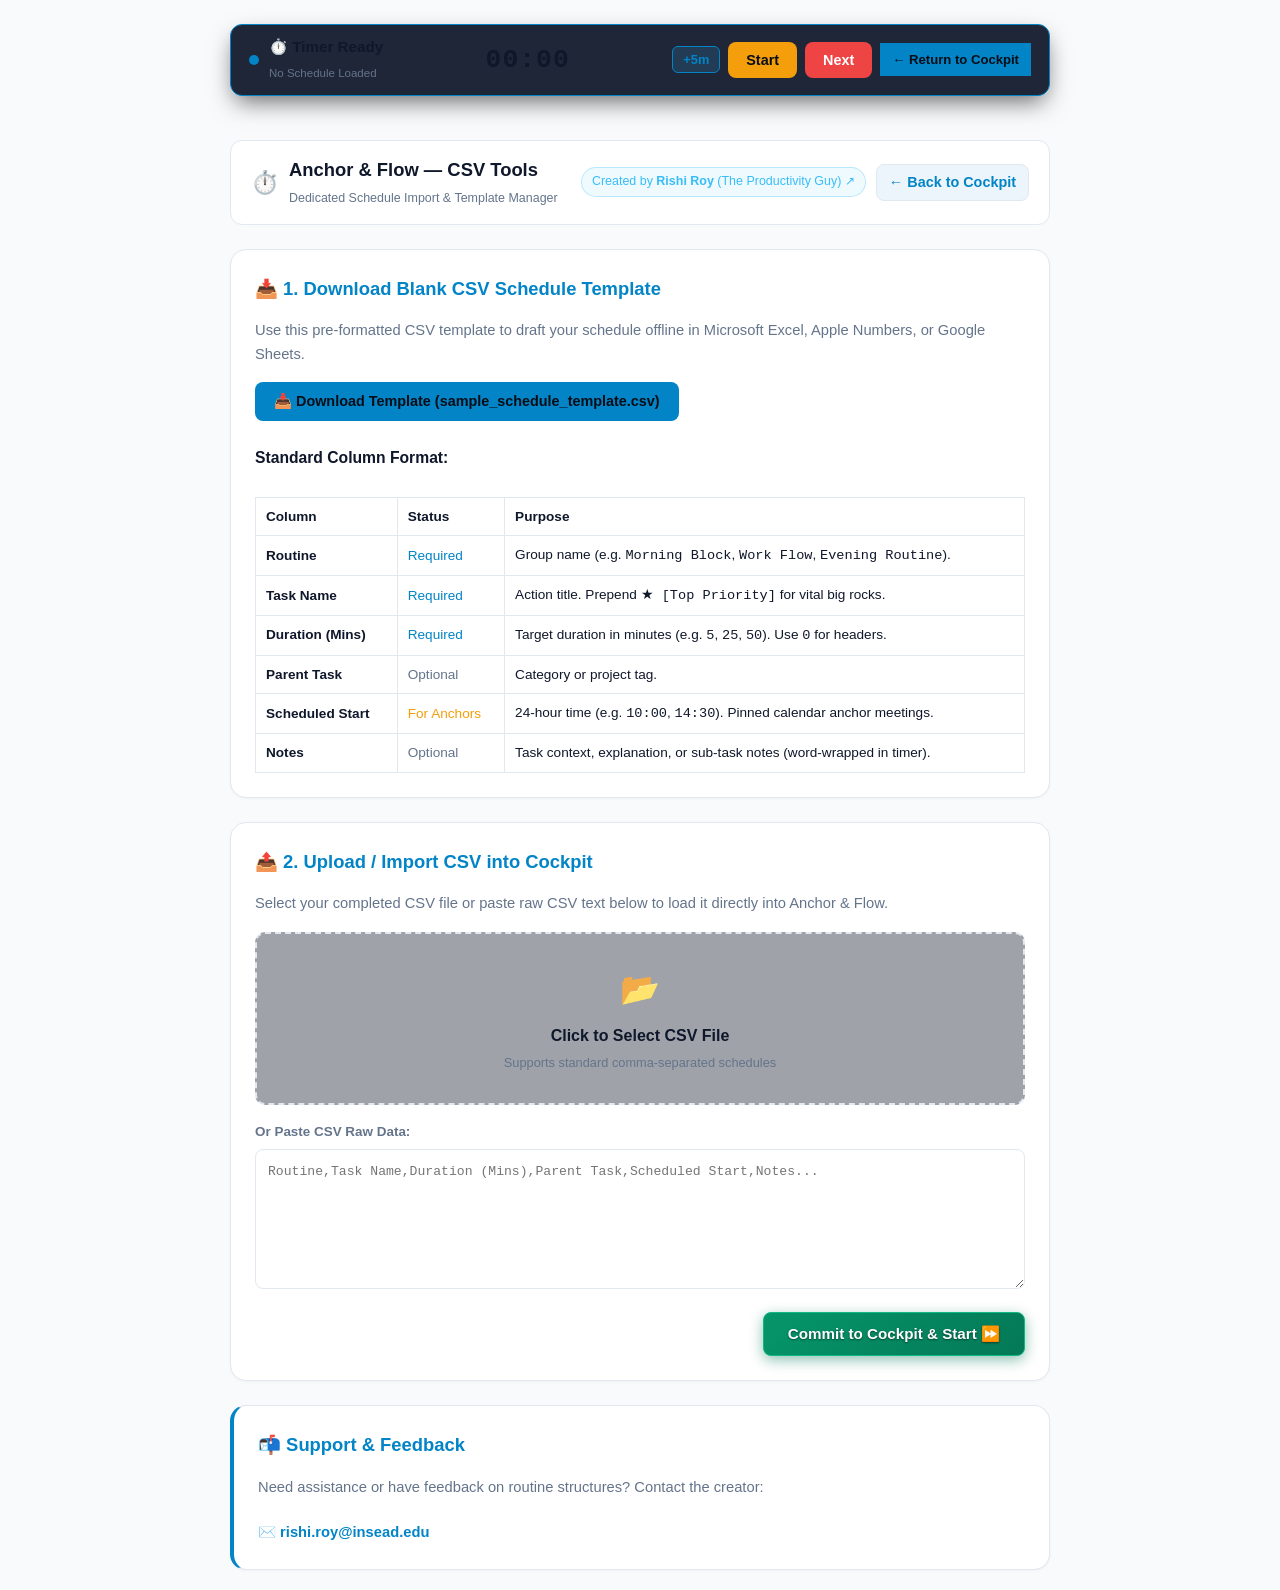
<file: csv-tools.html>
<!DOCTYPE html>
<html lang="en">
<head>
  <meta charset="UTF-8" />
  <meta name="viewport" content="width=device-width, initial-scale=1.0, viewport-fit=cover" />
  <meta name="theme-color" content="#f8fafc" />
  <title>CSV Schedule Tools & Template — Anchor & Flow</title>
  <meta name="description" content="Download CSV schedule templates and import custom Harvard Timebox routines into Anchor & Flow." />
  
  <meta property="og:title" content="CSV Tools — Anchor & Flow" />
  <meta property="og:description" content="Download schedule templates and upload custom CSV routines into the Anchor & Flow execution cockpit." />
  <meta property="og:type" content="website" />
  <meta property="og:url" content="https://acnbrr21.github.io/my-routine-timer/csv-tools.html" />

  <link rel="icon" href="data:image/svg+xml,<svg xmlns=%22http://www.w3.org/2000/svg%22 viewBox=%220 0 100 100%22><text y=%22.9em%22 font-size=%2290%22>⏱️</text></svg>" />
  <link rel="apple-touch-icon" href="data:image/svg+xml,<svg xmlns=%22http://www.w3.org/2000/svg%22 viewBox=%220 0 100 100%22><text y=%22.9em%22 font-size=%2290%22>⏱️</text></svg>" />

  <style>
    :root {
      --bg-primary: #f8fafc;
      --bg-surface: #ffffff;
      --bg-card: #ffffff;
      --text-main: #0f172a;
      --text-muted: #64748b;
      --accent: #0284c7;
      --accent-hover: #0369a1;
      --success: #10b981;
      --warning: #f59e0b;
      --danger: #ef4444;
      --border: #e2e8f0;
      --shadow-sm: 0 1px 3px rgba(0,0,0,0.04);
    }

    * { box-sizing: border-box; margin: 0; padding: 0; }

    body {
      font-family: -apple-system, BlinkMacSystemFont, "Segoe UI", Roboto, Helvetica, Arial, sans-serif;
      background-color: var(--bg-primary);
      color: var(--text-main);
      line-height: 1.6;
      padding: 24px 16px;
      display: flex;
      justify-content: center;
      min-height: 100vh;
    }

    .tools-container {
      width: 100%;
      max-width: 820px;
      display: flex;
      flex-direction: column;
      gap: 24px;
    }

    header {
      display: flex;
      justify-content: space-between;
      align-items: center;
      padding: 14px 20px;
      background: var(--bg-surface);
      border-radius: 12px;
      border: 1px solid var(--border);
      flex-wrap: wrap;
      gap: 12px;
    }

    .back-btn {
      color: var(--accent);
      text-decoration: none;
      font-weight: 600;
      font-size: 0.9rem;
      display: inline-flex;
      align-items: center;
      gap: 6px;
      padding: 6px 12px;
      background: rgba(2, 132, 199, 0.08);
      border: 1px solid var(--border);
      border-radius: 8px;
      transition: all 0.15s ease;
    }
    .back-btn:hover {
      background: rgba(2, 132, 199, 0.15);
      border-color: var(--accent);
    }

    .card {
      background: var(--bg-surface);
      border: 1px solid var(--border);
      border-radius: 16px;
      padding: 24px;
      box-shadow: var(--shadow-sm);
      display: flex;
      flex-direction: column;
      gap: 16px;
    }

    h1 { font-size: 1.35rem; color: var(--text-main); font-weight: 700; }
    h2 { font-size: 1.15rem; color: var(--accent); }
    h3 { font-size: 0.98rem; color: var(--text-main); margin-top: 8px; }
    p { color: var(--text-muted); font-size: 0.92rem; }

    .btn {
      font-size: 0.9rem;
      font-weight: 600;
      padding: 10px 18px;
      border-radius: 8px;
      cursor: pointer;
      border: 1px solid transparent;
      display: inline-flex;
      align-items: center;
      gap: 8px;
      text-decoration: none;
      transition: all 0.15s ease;
    }
    .btn-primary { background: var(--accent); color: #090d16; }
    .btn-primary:hover { background: var(--accent-hover); }
    .btn-emerald {
      background: linear-gradient(135deg, #059669 0%, #047857 100%) !important;
      background-color: #047857 !important;
      color: #ffffff !important;
      font-weight: 800 !important;
      border: 1px solid #10b981 !important;
      border-radius: 8px !important;
      box-shadow: 0 4px 14px rgba(4, 120, 87, 0.45) !important;
      text-shadow: 0 1px 2px rgba(0, 0, 0, 0.5) !important;
      cursor: pointer !important;
    }
    .btn-emerald:hover {
      background: linear-gradient(135deg, #10b981 0%, #059669 100%) !important;
      background-color: #059669 !important;
      color: #ffffff !important;
      box-shadow: 0 6px 20px rgba(16, 185, 129, 0.55) !important;
      transform: translateY(-1px);
    }
    .btn-outline { background: transparent; border-color: var(--border); color: var(--text-main); }
    .btn-outline:hover { background: var(--border); }

    .dropzone {
      border: 2px dashed var(--border);
      border-radius: 10px;
      padding: 30px 20px;
      text-align: center;
      background: rgba(15, 23, 42, 0.4);
      cursor: pointer;
      transition: border-color 0.2s ease;
    }
    .dropzone:hover { border-color: var(--accent); }

    textarea {
      width: 100%;
      height: 140px;
      background: var(--bg-card);
      border: 1px solid var(--border);
      border-radius: 8px;
      padding: 12px;
      color: var(--text-main);
      font-family: ui-monospace, SFMono-Regular, Menlo, monospace;
      font-size: 0.82rem;
      line-height: 1.45;
      resize: vertical;
    }
    textarea:focus { outline: none; border-color: var(--accent); }

    table { width: 100%; border-collapse: collapse; font-size: 0.85rem; margin-top: 10px; }
    th, td { padding: 8px 10px; border: 1px solid var(--border); text-align: left; }
    th { background: var(--bg-card); color: var(--text-main); }

    @media (max-width: 640px) {
      .card { padding: 18px; }
      body { padding: 12px; }
    }
  
    /* Persistent Sticky Mini-Timer Bar */
    .zen-sticky-bar {
      position: sticky;
      top: 12px;
      z-index: 100;
      display: flex;
      justify-content: space-between;
      align-items: center;
      background: rgba(19, 27, 46, 0.95);
      backdrop-filter: blur(10px);
      border: 1px solid var(--accent);
      border-radius: 12px;
      padding: 10px 18px;
      box-shadow: 0 10px 25px -5px rgba(0, 0, 0, 0.6);
      flex-wrap: wrap;
      gap: 12px;
      width: 100%;
      margin-bottom: 20px;
    }

    .zen-sticky-bar.alert-mode {
      border-color: var(--danger);
      background: rgba(239, 68, 68, 0.15);
      animation: alert-flash 1s infinite alternate ease-in-out;
    }

    .zen-bar-left {
      display: flex;
      align-items: center;
      gap: 10px;
      overflow: hidden;
    }

    .pulse-dot {
      width: 10px;
      height: 10px;
      border-radius: 50%;
      background: var(--accent);
      animation: pulse-ring 2s infinite;
      flex-shrink: 0;
    }

    .zen-task-title {
      font-weight: 700;
      font-size: 0.95rem;
      color: var(--text-main);
      white-space: nowrap;
      overflow: hidden;
      text-overflow: ellipsis;
      max-width: 280px;
    }

    .zen-bar-center {
      font-family: ui-monospace, SFMono-Regular, Menlo, monospace;
      font-size: 1.65rem;
      font-weight: 700;
      color: var(--text-main);
      letter-spacing: 1px;
    }

    .zen-bar-right {
      display: flex;
      align-items: center;
      gap: 8px;
      flex-wrap: wrap;
    }

    .btn-nudge {
      background: rgba(56, 189, 248, 0.15);
      border: 1px solid var(--accent);
      color: var(--accent);
      font-weight: 700;
      padding: 5px 10px;
      border-radius: 6px;
      cursor: pointer;
      font-size: 0.8rem;
    }
    .btn-nudge:hover {
      background: var(--accent);
      color: #090d16;
    }
    .btn-warning { background-color: var(--warning); color: #090d16; font-weight: 700; border: none; }
    .btn-warning:hover { background-color: #d97706; }
    .btn-next { background-color: var(--danger); color: #fff; font-weight: 700; border: none; }
    .btn-next:hover { background-color: #dc2626; }

    @keyframes pulse-ring {
      0% { box-shadow: 0 0 0 0 rgba(56, 189, 248, 0.7); }
      70% { box-shadow: 0 0 0 10px rgba(56, 189, 248, 0); }
      100% { box-shadow: 0 0 0 0 rgba(56, 189, 248, 0); }
    }

    @keyframes alert-flash {
      0% { opacity: 1; transform: scale(1); text-shadow: 0 0 15px rgba(239, 68, 68, 0.5); }
      100% { opacity: 0.35; transform: scale(1.01); text-shadow: 0 0 25px rgba(239, 68, 68, 0.8); }
    }

    @media (max-width: 640px) {
      .zen-sticky-bar {
        padding: 8px 12px;
        gap: 8px;
        top: 6px;
      }
      .zen-bar-left {
        max-width: 50%;
      }
      .zen-task-title {
        max-width: 140px;
        font-size: 0.82rem;
      }
      .zen-bar-center {
        font-size: 1.25rem;
      }
      .zen-bar-right {
        gap: 4px;
      }
      .zen-bar-right .btn, .zen-bar-right .nav-btn, .zen-bar-right .back-btn {
        padding: 4px 8px !important;
        font-size: 0.74rem !important;
      }
    }

  </style>
</head>
<body>
  <div class="tools-container">

    <!-- Persistent Sticky Mini-Timer Bar (Synced with Live Cockpit Timer) -->
    <div class="zen-sticky-bar" id="zenStickyBar">
      <div class="zen-bar-left">
        <span class="pulse-dot"></span>
        <div>
          <div class="zen-task-title" id="zenBarTaskTitle">Loading Active Task...</div>
          <span style="font-size: 0.72rem; color: var(--text-muted);" id="zenBarRoutineName">Routine</span>
        </div>
      </div>
      <div class="zen-bar-center" id="zenBarClock">00:00</div>
      <div class="zen-bar-right">
        <button type="button" class="btn btn-nudge add" id="zenBarAdd5Btn" title="Add 5 minutes to current task">+5m</button>
        <button type="button" class="btn btn-warning btn-sm" id="zenBarPauseBtn">Start</button>
        <button type="button" class="btn btn-next btn-sm" id="zenBarNextBtn">Next</button>
        <a href="index.html" class="nav-btn" style="padding: 6px 12px; font-size: 0.82rem; background: var(--accent); color: #090d16; font-weight: 700; text-decoration: none;">&larr; Return to Cockpit</a>
      </div>
    </div>

    <header>
      <div style="display: flex; align-items: center; gap: 10px;">
        <span style="font-size: 1.4rem;">⏱️</span>
        <div>
          <h1 style="font-size: 1.15rem; margin: 0;">Anchor & Flow — CSV Tools</h1>
          <span style="font-size: 0.78rem; color: var(--text-muted);">Dedicated Schedule Import & Template Manager</span>
        </div>
      </div>
      <div style="display: flex; align-items: center; gap: 10px; flex-wrap: wrap;">
        <a href="https://www.linkedin.com/in/rishiroy/" target="_blank" rel="noopener noreferrer" style="font-size: 0.78rem; color: #38bdf8; text-decoration: none; border: 1px solid rgba(56, 189, 248, 0.3); padding: 4px 10px; border-radius: 9999px; background: rgba(56, 189, 248, 0.08);">Created by <strong>Rishi Roy</strong> (The Productivity Guy) ↗</a>
        <a href="index.html" class="back-btn">← Back to Cockpit</a>
      </div>
    </header>

    <!-- Card 1: Download Template -->
    <section class="card">
      <h2>📥 1. Download Blank CSV Schedule Template</h2>
      <p>Use this pre-formatted CSV template to draft your schedule offline in Microsoft Excel, Apple Numbers, or Google Sheets.</p>
      
      <div style="display: flex; gap: 12px; align-items: center; flex-wrap: wrap;">
        <button type="button" class="btn btn-primary" id="downloadTemplateBtn">
          📥 Download Template (sample_schedule_template.csv)
        </button>
      </div>

      <h3>Standard Column Format:</h3>
      <table>
        <thead>
          <tr>
            <th>Column</th>
            <th>Status</th>
            <th>Purpose</th>
          </tr>
        </thead>
        <tbody>
          <tr>
            <td style="font-weight: 600;">Routine</td>
            <td style="color: var(--accent);">Required</td>
            <td>Group name (e.g. <code>Morning Block</code>, <code>Work Flow</code>, <code>Evening Routine</code>).</td>
          </tr>
          <tr>
            <td style="font-weight: 600;">Task Name</td>
            <td style="color: var(--accent);">Required</td>
            <td>Action title. Prepend <code>★ [Top Priority]</code> for vital big rocks.</td>
          </tr>
          <tr>
            <td style="font-weight: 600;">Duration (Mins)</td>
            <td style="color: var(--accent);">Required</td>
            <td>Target duration in minutes (e.g. <code>5</code>, <code>25</code>, <code>50</code>). Use <code>0</code> for headers.</td>
          </tr>
          <tr>
            <td style="font-weight: 600;">Parent Task</td>
            <td style="color: var(--text-muted);">Optional</td>
            <td>Category or project tag.</td>
          </tr>
          <tr>
            <td style="font-weight: 600;">Scheduled Start</td>
            <td style="color: var(--warning);">For Anchors</td>
            <td>24-hour time (e.g. <code>10:00</code>, <code>14:30</code>). Pinned calendar anchor meetings.</td>
          </tr>
          <tr>
            <td style="font-weight: 600;">Notes</td>
            <td style="color: var(--text-muted);">Optional</td>
            <td>Task context, explanation, or sub-task notes (word-wrapped in timer).</td>
          </tr>
        </tbody>
      </table>
    </section>

    <!-- Card 2: Upload CSV -->
    <section class="card">
      <h2>📤 2. Upload / Import CSV into Cockpit</h2>
      <p>Select your completed CSV file or paste raw CSV text below to load it directly into Anchor & Flow.</p>

      <div class="dropzone" id="dropzoneBox" onclick="document.getElementById('fileUploadInput').click()">
        <input type="file" id="fileUploadInput" accept=".csv,text/csv" style="display: none;" />
        <div style="font-size: 2rem; margin-bottom: 8px;">📂</div>
        <div style="font-weight: 600; color: var(--text-main);">Click to Select CSV File</div>
        <div style="font-size: 0.8rem; color: var(--text-muted); margin-top: 4px;">Supports standard comma-separated schedules</div>
      </div>

      <div>
        <label style="font-size: 0.84rem; font-weight: 600; color: var(--text-muted); display: block; margin-bottom: 6px;">Or Paste CSV Raw Data:</label>
        <textarea id="csvTextInput" placeholder="Routine,Task Name,Duration (Mins),Parent Task,Scheduled Start,Notes..."></textarea>
      </div>

      <div style="display: flex; justify-content: space-between; align-items: center; flex-wrap: wrap; gap: 10px;">
        <span id="importStatus" style="font-size: 0.85rem; color: var(--accent);"></span>
        <button type="button" class="btn btn-emerald" id="commitToCockpitBtn" style="padding: 12px 24px; font-weight: 800; font-size: 0.95rem; background: linear-gradient(135deg, #059669, #047857) !important; background-color: #047857 !important; color: #ffffff !important; border: 1px solid #10b981 !important; border-radius: 8px !important; box-shadow: 0 4px 14px rgba(4, 120, 87, 0.45) !important; text-shadow: 0 1px 2px rgba(0, 0, 0, 0.5) !important; cursor: pointer;">
          Commit to Cockpit & Start ⏩
        </button>
      </div>
    </section>

    <!-- Card 3: Support -->
    <section class="card" style="border-left: 4px solid var(--accent);">
      <h2>📬 Support & Feedback</h2>
      <p>Need assistance or have feedback on routine structures? Contact the creator:</p>
      <p style="margin-top: 6px; font-weight: 600;">
        <a href="mailto:rishi.roy@insead.edu?subject=Anchor%20%26%20Flow%20CSV%20Support" style="color: var(--accent); text-decoration: none;">
          ✉️ rishi.roy@insead.edu
        </a>
      </p>
    </section>
  </div>

  <script>
    const STORAGE_KEY_ROUTINES = 'anchor_flow_routines_v3';
    const STORAGE_KEY_RESULTS = 'anchor_flow_results_v3';
    const STORAGE_KEY_ACTIVE = 'anchor_flow_active_running_v3';

    const SAMPLE_CSV = `Routine,Task Name,Duration (Mins),Parent Task,Scheduled Start,Notes
Morning Block,Morning Setup & Intentions,0,,,Kick off the morning with clear intentions
Morning Block,★ [Top Priority] Deep Strategic Focus,50,Deep Work,,"Ruthless focus on highest-leverage initiative"
Morning Block,Team Standup Sync,30,Operations,10:00,"Team alignment and blockers"
Morning Block,Inbox Zero & Slack Triage,20,Comms,,"Batch communication processing"
Morning Block,Hydrate & Posture Reset,5,Wellness,,"Drink water and stretch"
Afternoon Flow,Client Strategy Call,30,Client Anchor,14:30,"Quarterly roadmap presentation"
Evening Routine,Daily Debrief & Log,15,Wrap Up,,"Log completion metrics into Flow Guru"`;

    document.getElementById('downloadTemplateBtn').addEventListener('click', () => {
      const blob = new Blob([SAMPLE_CSV], { type: 'text/csv;charset=utf-8;' });
      const url = URL.createObjectURL(blob);
      const link = document.createElement('a');
      link.href = url;
      link.download = 'sample_schedule_template.csv';
      document.body.appendChild(link);
      link.click();
      document.body.removeChild(link);
      URL.revokeObjectURL(url);
    });

    const fileInp = document.getElementById('fileUploadInput');
    const textInp = document.getElementById('csvTextInput');
    const statusSpan = document.getElementById('importStatus');

    fileInp.addEventListener('change', (e) => {
      const file = e.target.files[0];
      if (!file) return;
      const reader = new FileReader();
      reader.onload = (evt) => {
        textInp.value = evt.target.result;
        statusSpan.textContent = `✓ Loaded: ${file.name} (${Math.round(file.size / 1024)} KB)`;
        statusSpan.style.color = 'var(--success)';
      };
      reader.readAsText(file);
    });

    document.getElementById('commitToCockpitBtn').addEventListener('click', () => {
      const content = textInp.value.trim();
      if (!content) {
        statusSpan.textContent = '⚠️ Please upload a CSV file or paste CSV content first.';
        statusSpan.style.color = 'var(--warning)';
        return;
      }

      // Parse and save into localStorage
      try {
        const rawLines = content.split(/\r?\n/).map(l => l.trim()).filter(l => l.length > 0);
        if (rawLines.length === 0) throw new Error('CSV is empty');

        let startIndex = 0;
        const firstLower = rawLines[0].toLowerCase();
        if (firstLower.includes('task') || firstLower.includes('duration') || firstLower.includes('routine')) {
          startIndex = 1;
        }

        const tempRoutines = {};
        for (let i = startIndex; i < rawLines.length; i++) {
          const cols = parseCSVLine(rawLines[i]);
          if (cols.length === 0 || !cols[0]) continue;

          let routine = 'Work Day';
          let taskName = '';
          let durationMins = 0;
          let parentTask = '';
          let scheduledStart = '';
          let notes = '';

          if (cols.length >= 6) {
            routine = cols[0].replace(/^["']|["']$/g, '').trim() || 'Work Day';
            taskName = cols[1].replace(/^["']|["']$/g, '').trim();
            durationMins = parseFloat(cols[2]) || 0;
            parentTask = cols[3] ? cols[3].replace(/^["']|["']$/g, '').trim() : '';
            scheduledStart = cols[4] ? cols[4].replace(/^["']|["']$/g, '').trim() : '';
            notes = cols[5] ? cols[5].replace(/^["']|["']$/g, '').trim() : '';
          } else if (cols.length === 5) {
            routine = cols[0].replace(/^["']|["']$/g, '').trim() || 'Work Day';
            taskName = cols[1].replace(/^["']|["']$/g, '').trim();
            durationMins = parseFloat(cols[2]) || 0;
            parentTask = cols[3] ? cols[3].replace(/^["']|["']$/g, '').trim() : '';
            scheduledStart = cols[4] ? cols[4].replace(/^["']|["']$/g, '').trim() : '';
          } else {
            taskName = cols[0].replace(/^["']|["']$/g, '').trim();
            durationMins = parseFloat(cols[1]) || 0;
          }

          if (!tempRoutines[routine]) tempRoutines[routine] = [];
          tempRoutines[routine].push({
            routine,
            name: taskName,
            notes,
            durationMins,
            durationSecs: Math.round(durationMins * 60),
            parentTask,
            scheduledStart,
            isHeader: durationMins === 0,
            isAnchor: !!(scheduledStart && scheduledStart.length > 0),
            status: 'pending'
          });
        }

        const routineStates = {};
        Object.keys(tempRoutines).forEach(rName => {
          const tasks = tempRoutines[rName];
          const actionableIndices = [];
          let totalMins = 0;
          tasks.forEach((t, idx) => {
            if (t.isHeader || t.durationSecs === 0) return;
            actionableIndices.push(idx);
            totalMins += t.durationMins;
          });

          if (actionableIndices.length > 0) {
            tasks[actionableIndices[0]].status = 'active';
          }

          routineStates[rName] = {
            name: rName,
            tasks,
            actionableTaskIndices: actionableIndices,
            currentActionableStep: 0,
            remainingSeconds: (actionableIndices.length > 0 ? tasks[actionableIndices[0]].durationSecs : 0),
            overtimeSeconds: 0,
            elapsedSeconds: 0,
            extendedSeconds: 0,
            timerState: 'idle',
            freeTimeData: null,
            calmingPauseData: null,
            totalMins,
            actualStartTime: null,
            lastTickTime: Date.now()
          };
        });

        localStorage.setItem(STORAGE_KEY_ROUTINES, JSON.stringify(routineStates));
        localStorage.setItem(STORAGE_KEY_ACTIVE, Object.keys(routineStates)[0] || '');

        statusSpan.textContent = '✓ Schedule saved! Redirecting to Cockpit...';
        statusSpan.style.color = 'var(--success)';
        setTimeout(() => {
          window.location.href = 'index.html';
        }, 600);
      } catch (err) {
        statusSpan.textContent = `❌ Parse Error: ${err.message}`;
        statusSpan.style.color = 'var(--danger)';
      }
    });

    function parseCSVLine(line) {
      const result = [];
      let current = '';
      let inQuotes = false;
      for (let i = 0; i < line.length; i++) {
        const char = line[i];
        if (char === '"') inQuotes = !inQuotes;
        else if (char === ',' && !inQuotes) {
          result.push(current);
          current = '';
        } else current += char;
      }
      result.push(current);
      return result;
    }
  
    // Sticky Zen Mini-Timer Bar Real-Time Synchronization & Controls
    (function initStickyTimer() {
      const zenStickyBar = document.getElementById('zenStickyBar');
      const zenBarTaskTitle = document.getElementById('zenBarTaskTitle');
      const zenBarRoutineName = document.getElementById('zenBarRoutineName');
      const zenBarClock = document.getElementById('zenBarClock');
      const zenBarAdd5Btn = document.getElementById('zenBarAdd5Btn');
      const zenBarPauseBtn = document.getElementById('zenBarPauseBtn');
      const zenBarNextBtn = document.getElementById('zenBarNextBtn');

      if (!zenStickyBar) return;

      function formatMMSS(secs) {
        secs = Math.max(0, Math.floor(secs));
        const m = Math.floor(secs / 60);
        const s = secs % 60;
        return `${m.toString().padStart(2, '0')}:${s.toString().padStart(2, '0')}`;
      }

      function getActiveState() {
        try {
          const raw = localStorage.getItem(STORAGE_KEY_ROUTINES);
          if (!raw) return null;
          const routines = JSON.parse(raw);
          let activeName = localStorage.getItem(STORAGE_KEY_ACTIVE);
          if (!activeName || !routines[activeName]) {
            const keys = Object.keys(routines);
            if (keys.length > 0) activeName = keys[0];
            else return null;
          }
          return { routines, activeName, state: routines[activeName] };
        } catch (e) {
          return null;
        }
      }

      function saveState(data) {
        try {
          localStorage.setItem(STORAGE_KEY_ROUTINES, JSON.stringify(data.routines));
          localStorage.setItem(STORAGE_KEY_ACTIVE, data.activeName);
        } catch (e) {
          console.warn('Could not save state:', e);
        }
      }

      function syncTimerDisplay() {
        const data = getActiveState();
        if (!data || !data.state) {
          zenBarTaskTitle.textContent = '⏱️ Timer Ready';
          zenBarRoutineName.textContent = 'No Schedule Loaded';
          zenBarClock.textContent = '00:00';
          zenStickyBar.classList.remove('alert-mode');
          if (zenBarPauseBtn) zenBarPauseBtn.textContent = 'Start';
          return;
        }

        const state = data.state;
        const now = Date.now();
        const lastTick = state.lastTickTime || now;
        const elapsedSecs = Math.max(0, Math.floor((now - lastTick) / 1000));

        // Advance live time if running
        if (elapsedSecs >= 1 && (state.timerState === 'running' || state.timerState === 'calming_pause')) {
          state.lastTickTime = now;
          if (state.timerState === 'calming_pause') {
            if (state.remainingSeconds > elapsedSecs) {
              state.remainingSeconds -= elapsedSecs;
            } else {
              state.remainingSeconds = 0;
            }
          } else if (state.timerState === 'running') {
            state.elapsedSeconds = (state.elapsedSeconds || 0) + elapsedSecs;
            if (state.remainingSeconds > elapsedSecs) {
              state.remainingSeconds -= elapsedSecs;
            } else {
              const extra = elapsedSecs - state.remainingSeconds;
              state.remainingSeconds = 0;
              state.timerState = 'alarm_overtime';
              state.overtimeSeconds = (state.overtimeSeconds || 0) + extra;
            }
          }
          saveState(data);
        } else if (elapsedSecs >= 1 && state.timerState === 'alarm_overtime') {
          state.lastTickTime = now;
          state.elapsedSeconds = (state.elapsedSeconds || 0) + elapsedSecs;
          state.overtimeSeconds = (state.overtimeSeconds || 0) + elapsedSecs;
          saveState(data);
        }

        const currentTask = (state.tasks && state.actionableTaskIndices && state.actionableTaskIndices.length > 0 && state.currentActionableStep < state.actionableTaskIndices.length)
          ? state.tasks[state.actionableTaskIndices[state.currentActionableStep]]
          : null;

        if (!currentTask) {
          zenBarTaskTitle.textContent = state.timerState === 'completed' ? '🎉 Routine Completed' : 'No Active Task';
          zenBarRoutineName.textContent = state.name || 'Routine';
          zenBarClock.textContent = '00:00';
          zenStickyBar.classList.remove('alert-mode');
          if (zenBarPauseBtn) zenBarPauseBtn.textContent = 'Start';
          return;
        }

        if (state.timerState === 'calming_pause') {
          zenBarTaskTitle.textContent = '🧘 Calming Pause';
          zenBarRoutineName.textContent = state.name || 'Routine';
          zenBarClock.textContent = formatMMSS(state.remainingSeconds || 0);
          zenStickyBar.classList.remove('alert-mode');
          if (zenBarPauseBtn) zenBarPauseBtn.textContent = 'Skip Pause';
          return;
        }

        if (state.timerState === 'free_time') {
          zenBarTaskTitle.textContent = '🌿 Free Time Buffer';
          zenBarRoutineName.textContent = state.name || 'Routine';
          zenBarClock.textContent = formatMMSS(state.remainingSeconds || 0);
          zenStickyBar.classList.remove('alert-mode');
          if (zenBarPauseBtn) zenBarPauseBtn.textContent = 'Pause';
          return;
        }

        zenBarTaskTitle.textContent = currentTask.name;
        zenBarRoutineName.textContent = state.name || 'Routine';

        if (state.timerState === 'alarm_overtime') {
          zenBarClock.textContent = `+${formatMMSS(state.overtimeSeconds || 0)}`;
          zenStickyBar.classList.add('alert-mode');
        } else {
          zenBarClock.textContent = formatMMSS(state.remainingSeconds || 0);
          zenStickyBar.classList.remove('alert-mode');
        }

        if (zenBarPauseBtn) {
          zenBarPauseBtn.textContent = (state.timerState === 'running' || state.timerState === 'alarm_overtime') ? 'Pause' : 'Start';
        }
      }

      if (zenBarAdd5Btn) {
        zenBarAdd5Btn.addEventListener('click', () => {
          const data = getActiveState();
          if (!data || !data.state) return;
          const state = data.state;
          state.remainingSeconds = (state.remainingSeconds || 0) + 300;
          state.extendedSeconds = (state.extendedSeconds || 0) + 300;
          if (state.timerState === 'alarm_overtime') {
            state.timerState = 'running';
            state.overtimeSeconds = 0;
          }
          state.lastTickTime = Date.now();
          saveState(data);
          syncTimerDisplay();
        });
      }

      if (zenBarPauseBtn) {
        zenBarPauseBtn.addEventListener('click', () => {
          const data = getActiveState();
          if (!data || !data.state) return;
          const state = data.state;
          if (state.timerState === 'running' || state.timerState === 'alarm_overtime') {
            state.timerState = 'paused';
          } else {
            state.timerState = 'running';
          }
          state.lastTickTime = Date.now();
          saveState(data);
          syncTimerDisplay();
        });
      }

      if (zenBarNextBtn) {
        zenBarNextBtn.addEventListener('click', () => {
          const data = getActiveState();
          if (!data || !data.state) return;
          const state = data.state;
          if (!state.actionableTaskIndices || state.actionableTaskIndices.length === 0) return;

          const currTaskIdx = state.actionableTaskIndices[state.currentActionableStep];
          if (state.tasks[currTaskIdx]) {
            state.tasks[currTaskIdx].status = 'completed';
          }

          state.currentActionableStep = (state.currentActionableStep || 0) + 1;
          if (state.currentActionableStep < state.actionableTaskIndices.length) {
            const nextTaskIdx = state.actionableTaskIndices[state.currentActionableStep];
            const nextTask = state.tasks[nextTaskIdx];
            nextTask.status = 'active';
            state.remainingSeconds = nextTask.durationSecs || 0;
            state.overtimeSeconds = 0;
            state.elapsedSeconds = 0;
            state.extendedSeconds = 0;
            state.timerState = 'running';
          } else {
            state.timerState = 'completed';
            state.remainingSeconds = 0;
            state.overtimeSeconds = 0;
          }
          state.lastTickTime = Date.now();
          saveState(data);
          syncTimerDisplay();
        });
      }

      syncTimerDisplay();
      setInterval(syncTimerDisplay, 1000);

      window.addEventListener('storage', (e) => {
        if (e.key === STORAGE_KEY_ROUTINES || e.key === STORAGE_KEY_ACTIVE) {
          syncTimerDisplay();
        }
      });
    })();

  </script>
</body>
</html>
</file>
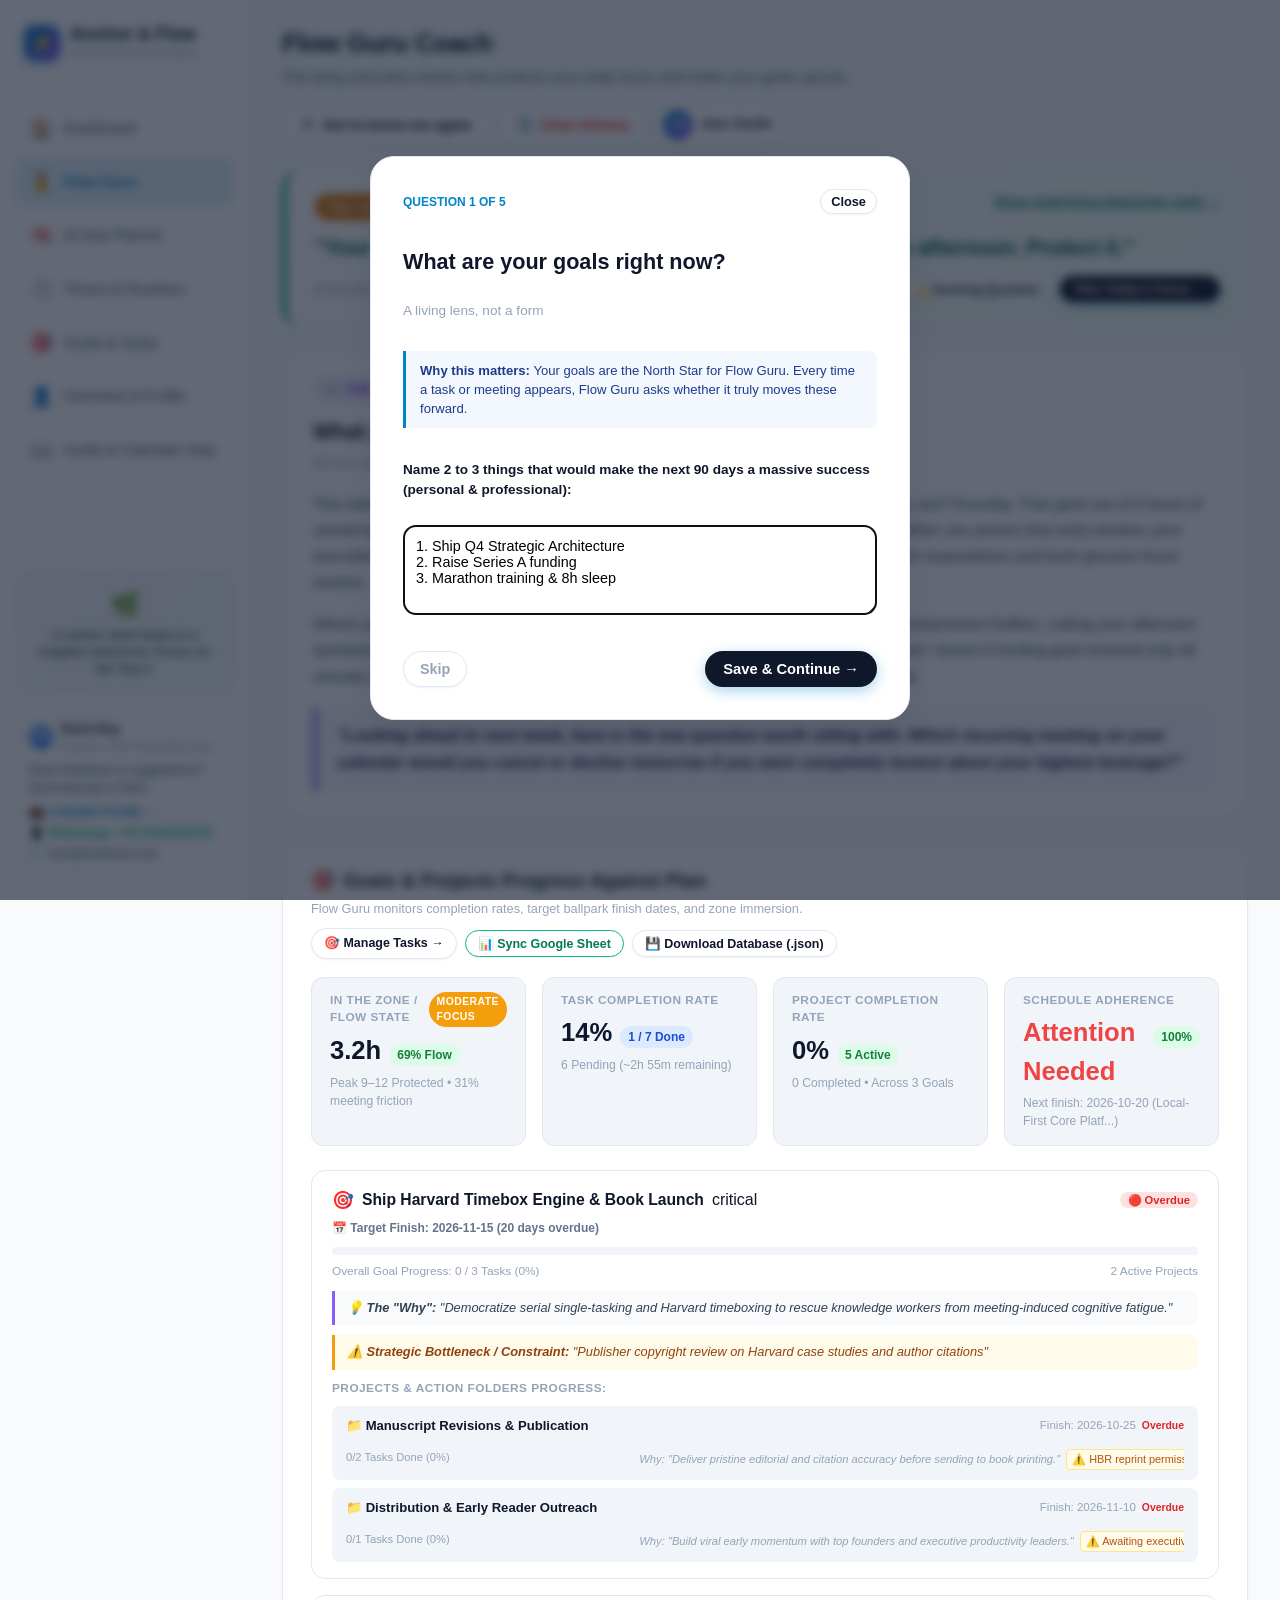
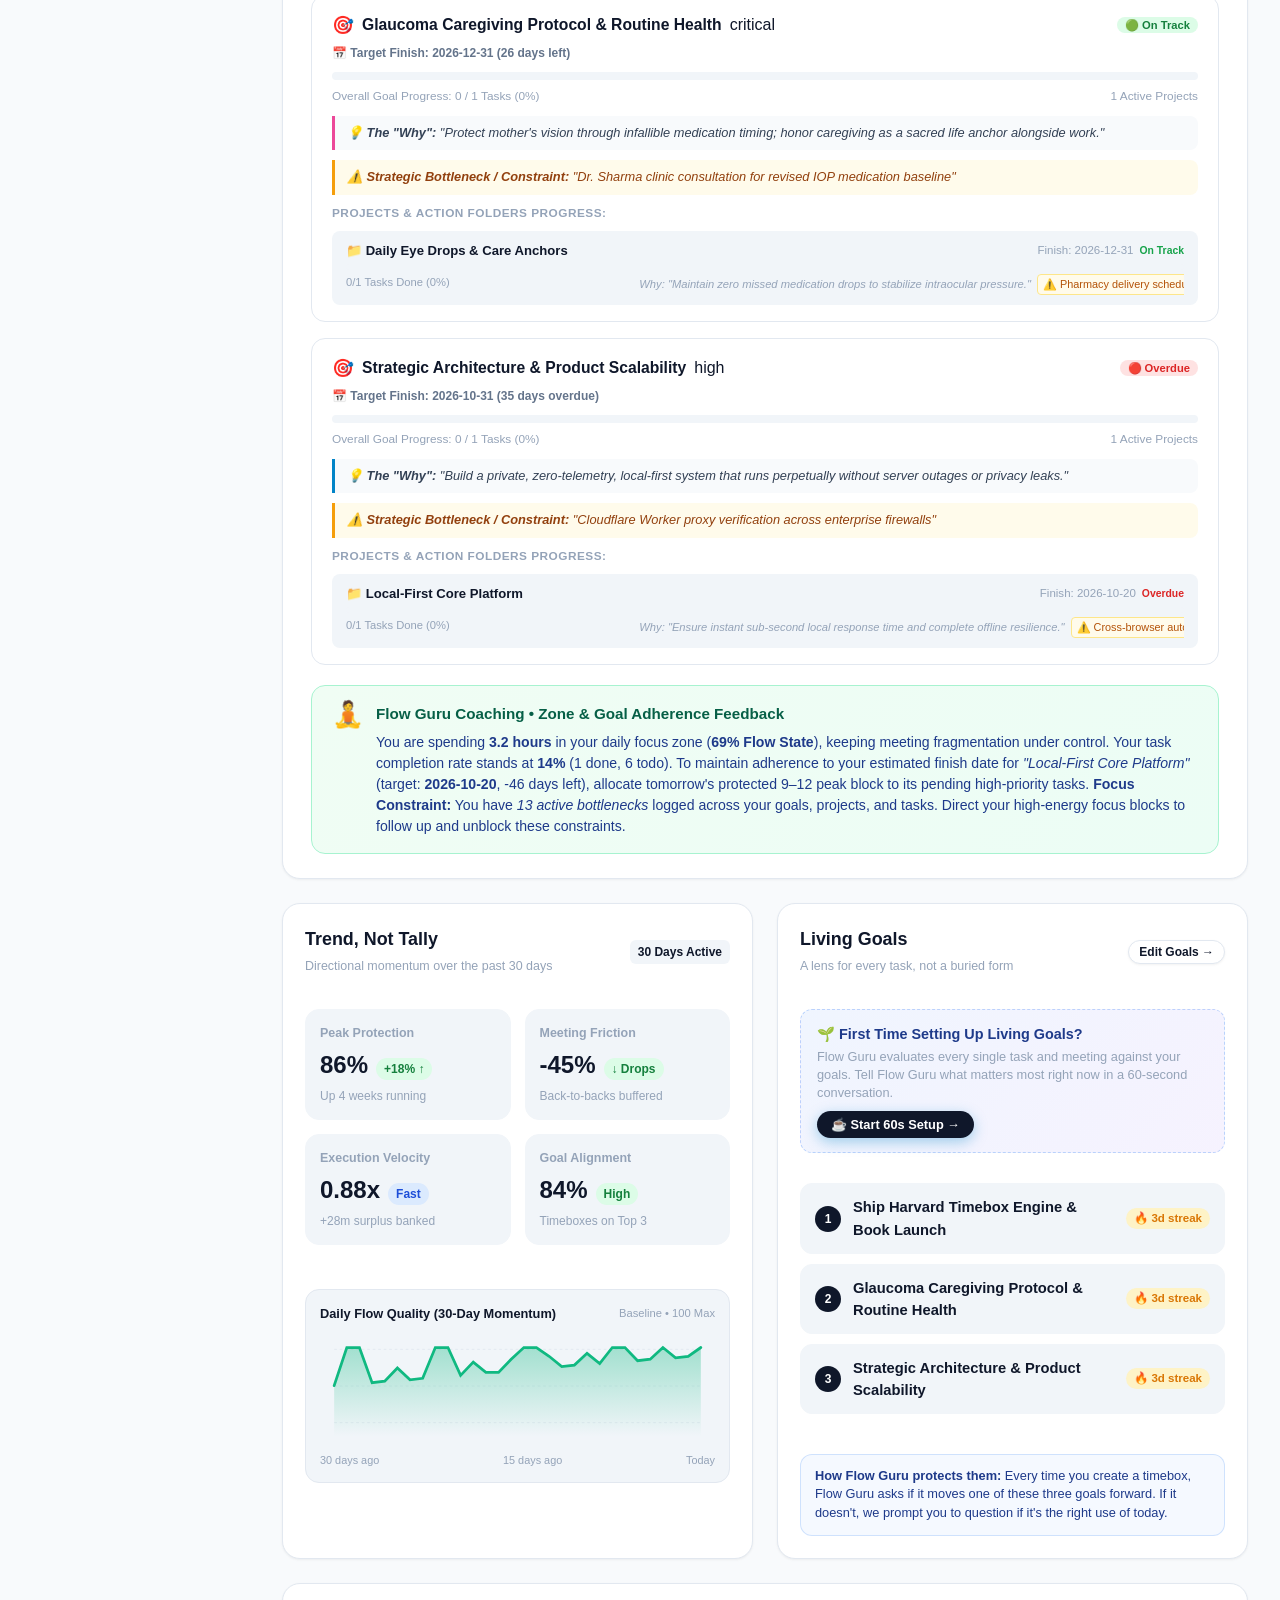
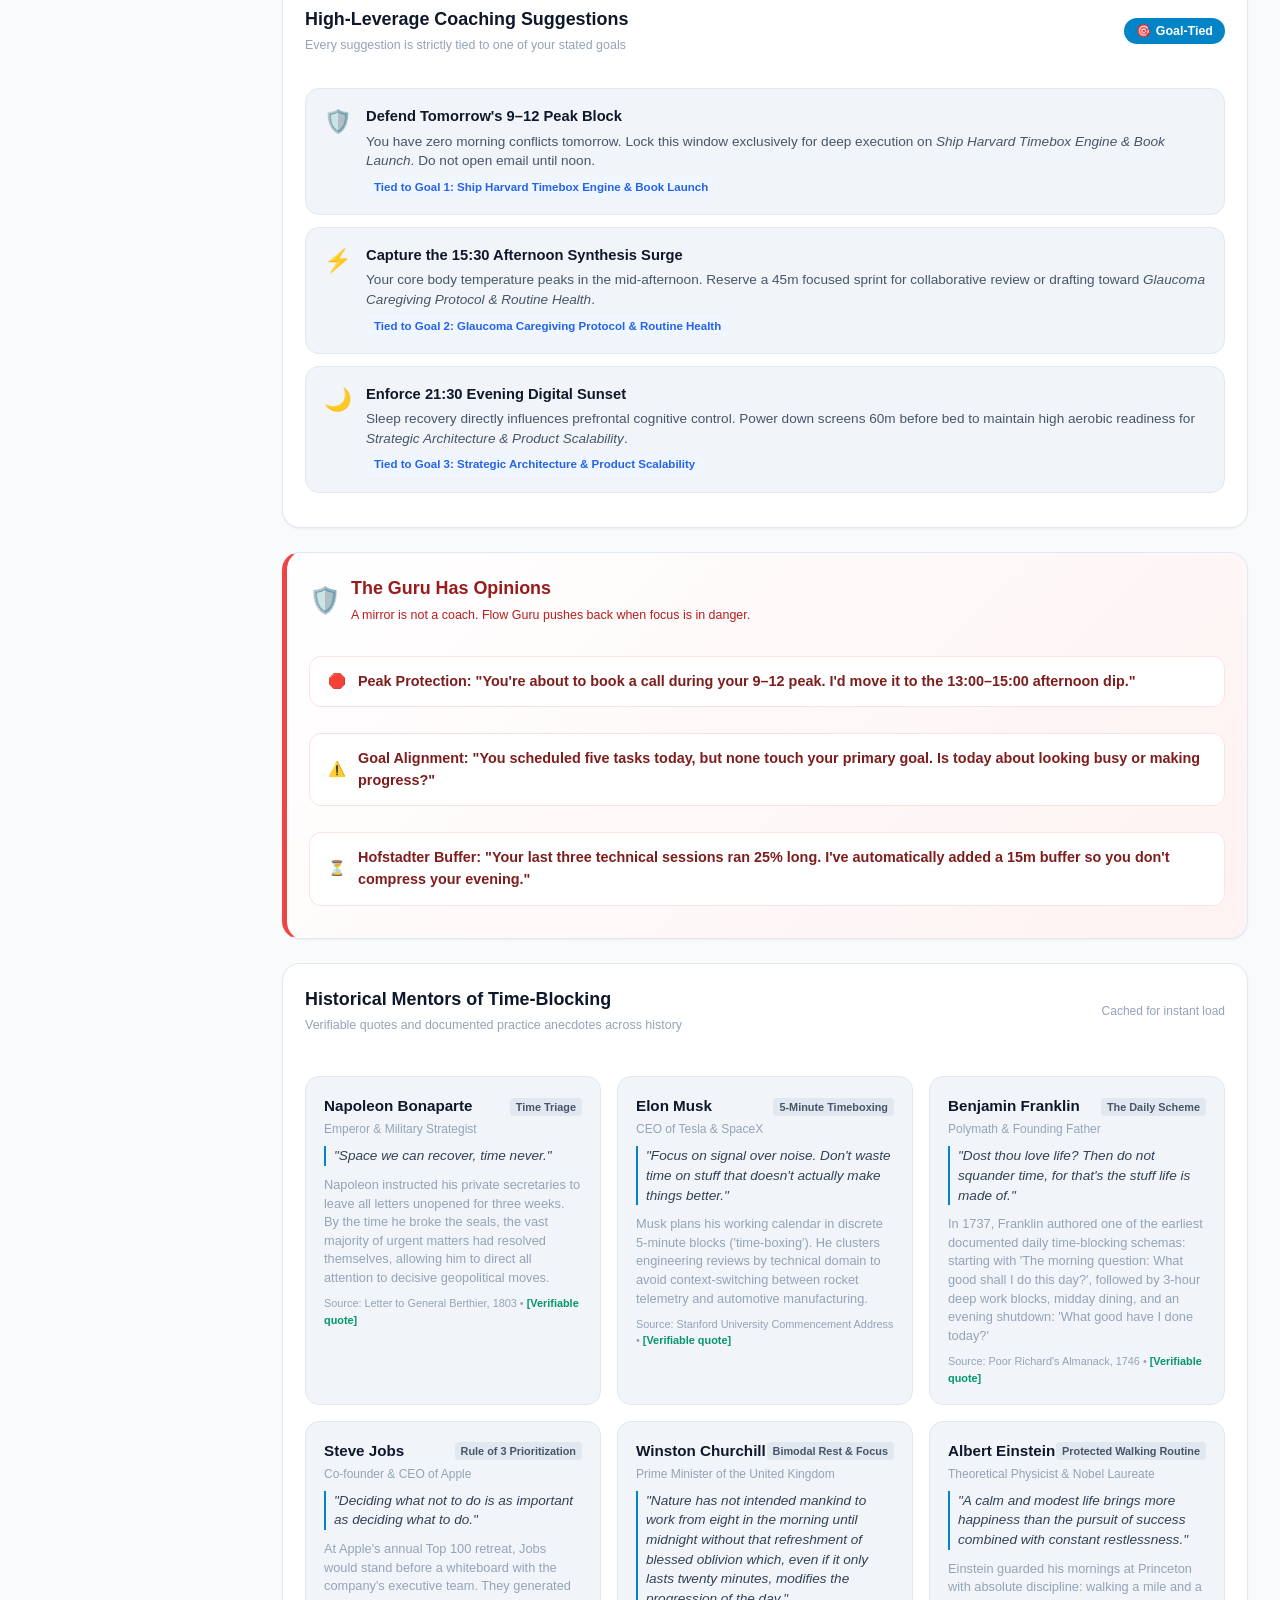
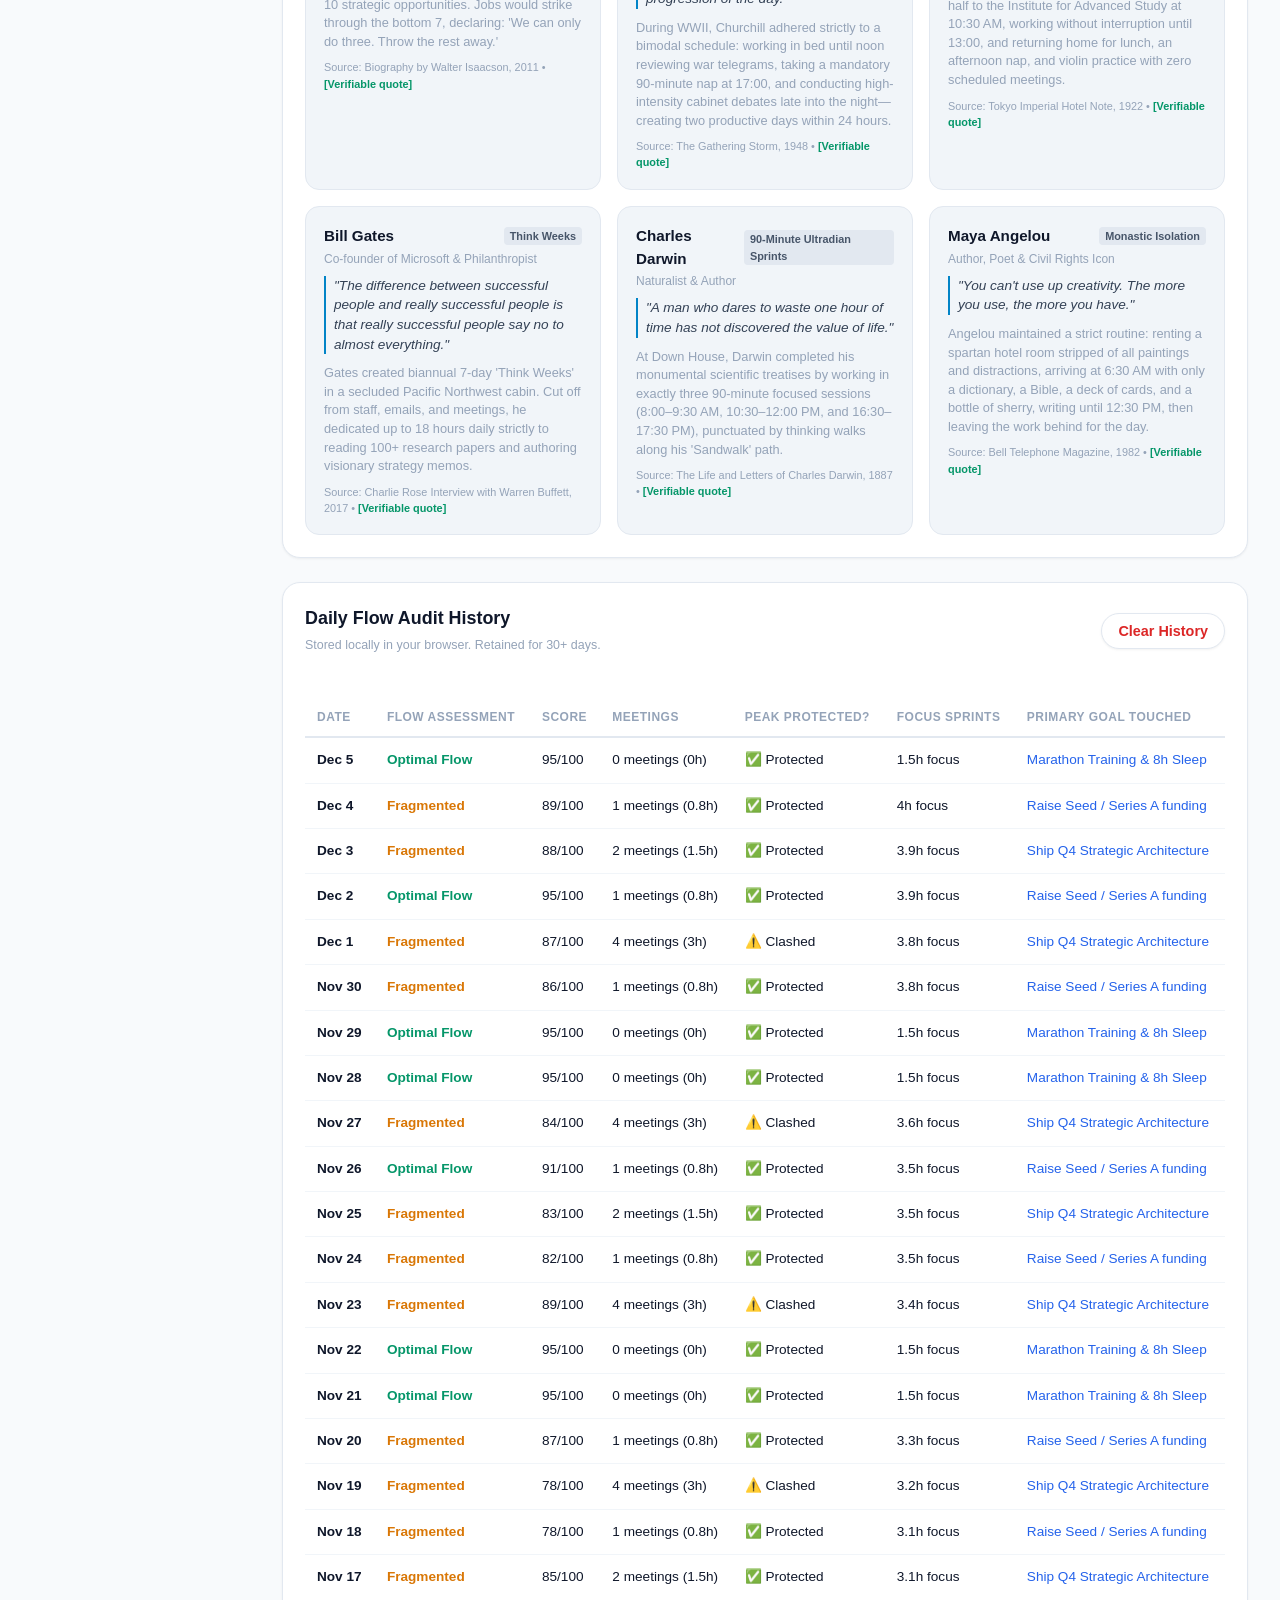
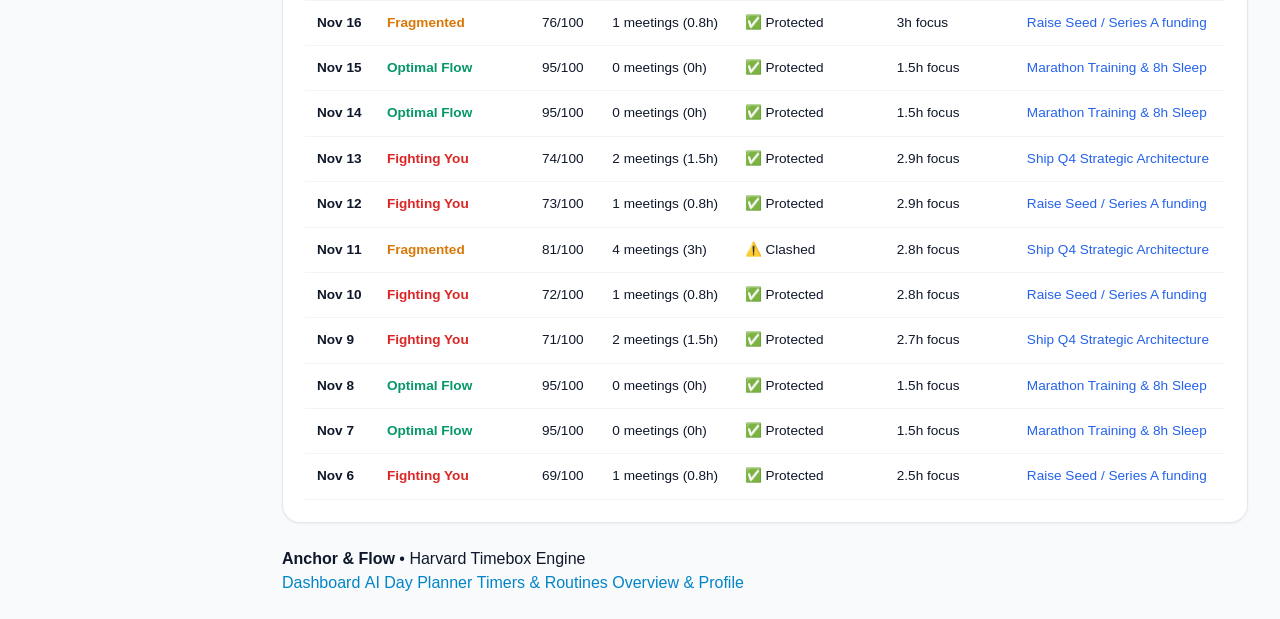
<file: flow-guru.html>
<!DOCTYPE html>
<html lang="en">
<head>
  <meta http-equiv="Cache-Control" content="no-cache, no-store, must-revalidate" />
  <meta http-equiv="Pragma" content="no-cache" />
  <meta http-equiv="Expires" content="0" />
  <meta charset="UTF-8" />
  <meta name="viewport" content="width=device-width, initial-scale=1.0" />
  <title>Flow Guru — Executive Coach &amp; Living Mentor</title>
  <link rel="stylesheet" href="css/style.css?v=20261006a" />
  <style>
    /* Clean layout styling matching the dashboard aesthetic */
    .guru-headline-card {
      background: linear-gradient(135deg, #ffffff 0%, #f0fdf4 100%);
      border-left: 5px solid var(--accent-green);
      border-radius: var(--radius-card);
      padding: 24px 28px;
      box-shadow: var(--shadow-sm);
      margin-bottom: 24px;
      position: relative;
    }

    .guru-answer-text {
      font-size: 1.35rem;
      font-weight: 800;
      color: #065f46;
      line-height: 1.45;
      margin: 0 0 12px 0;
      letter-spacing: -0.01em;
    }

    .guru-answer-meta {
      display: flex;
      justify-content: space-between;
      align-items: center;
      flex-wrap: wrap;
      gap: 12px;
      font-size: 0.88rem;
      color: var(--text-muted);
    }

    .guru-status-tag {
      background: #10b981;
      color: #ffffff;
      font-weight: 700;
      font-size: 0.78rem;
      padding: 4px 12px;
      border-radius: 999px;
      display: inline-flex;
      align-items: center;
      gap: 6px;
    }

    .guru-math-toggle {
      background: none;
      border: none;
      color: #047857;
      font-size: 0.82rem;
      font-weight: 600;
      cursor: pointer;
      text-decoration: underline;
      padding: 0;
    }

    /* The Weekly Letter Card */
    .guru-letter-card {
      background: #ffffff;
      border: 1px solid var(--border);
      border-radius: var(--radius-card);
      padding: 26px 30px;
      box-shadow: var(--shadow-sm);
      margin-bottom: 24px;
      position: relative;
    }

    .guru-letter-badge {
      display: inline-flex;
      align-items: center;
      gap: 6px;
      background: rgba(139, 92, 246, 0.1);
      color: #7c3aed;
      font-size: 0.78rem;
      font-weight: 700;
      padding: 4px 12px;
      border-radius: 999px;
      margin-bottom: 12px;
      text-transform: uppercase;
      letter-spacing: 0.04em;
    }

    .guru-letter-heading {
      font-size: 1.35rem;
      font-weight: 800;
      color: var(--text-primary);
      margin: 0 0 4px 0;
      letter-spacing: -0.01em;
    }

    .guru-letter-sub {
      font-size: 0.85rem;
      color: var(--text-muted);
      margin: 0 0 18px 0;
    }

    .guru-letter-body p {
      font-size: 0.96rem;
      line-height: 1.7;
      color: #334155;
      margin: 0 0 16px 0;
    }

    .guru-letter-question {
      background: rgba(99, 102, 241, 0.05);
      border-left: 4px solid var(--accent-purple);
      padding: 14px 20px;
      border-radius: 0 12px 12px 0;
      font-style: italic;
      font-size: 1.02rem !important;
      color: #1e1b4b !important;
      font-weight: 600;
      margin-top: 18px !important;
      margin-bottom: 0 !important;
    }

    /* Two-column layout */
    .guru-grid-split {
      display: grid;
      grid-template-columns: 1fr 1fr;
      gap: 24px;
      margin-bottom: 24px;
    }

    @media (max-width: 900px) {
      .guru-grid-split {
        grid-template-columns: 1fr;
      }
    }

    .trend-metrics-grid {
      display: grid;
      grid-template-columns: 1fr 1fr;
      gap: 14px;
      margin-bottom: 18px;
    }

    .trend-metric-box {
      background: var(--bg-card-subtle);
      border: 1px solid var(--border-subtle);
      border-radius: 14px;
      padding: 14px;
    }

    .trend-metric-label {
      font-size: 0.78rem;
      color: var(--text-muted);
      font-weight: 600;
      display: block;
      margin-bottom: 4px;
    }

    .trend-metric-val {
      font-size: 1.5rem;
      font-weight: 800;
      color: var(--text-primary);
      display: flex;
      align-items: baseline;
      gap: 8px;
    }

    .trend-badge {
      font-size: 0.75rem;
      font-weight: 700;
      padding: 2px 8px;
      border-radius: 999px;
    }

    .trend-badge.green {
      background: #dcfce7;
      color: #15803d;
    }

    .trend-badge.blue {
      background: #dbeafe;
      color: #1d4ed8;
    }

    .trend-metric-sub {
      font-size: 0.75rem;
      color: var(--text-muted);
      margin-top: 4px;
      display: block;
    }

    /* Living Goals items */
    .goal-item-row {
      display: flex;
      align-items: center;
      gap: 12px;
      padding: 12px 14px;
      background: var(--bg-card-subtle);
      border: 1px solid var(--border-subtle);
      border-radius: 12px;
      margin-bottom: 10px;
    }

    .goal-num-badge {
      width: 26px;
      height: 26px;
      border-radius: 50%;
      background: #0f172a;
      color: #ffffff;
      font-size: 0.75rem;
      font-weight: 700;
      display: flex;
      align-items: center;
      justify-content: center;
    }

    .goal-title-text {
      flex: 1;
      font-size: 0.92rem;
      font-weight: 700;
      color: var(--text-primary);
    }

    .goal-streak-pill {
      font-size: 0.72rem;
      font-weight: 600;
      color: #d97706;
      background: #fef3c7;
      padding: 2px 8px;
      border-radius: 999px;
    }

    /* Suggestions */
    .suggestion-item {
      display: flex;
      gap: 14px;
      padding: 16px 18px;
      border-radius: 14px;
      background: var(--bg-card-subtle);
      border: 1px solid var(--border);
      margin-bottom: 12px;
    }

    .suggestion-icon {
      font-size: 1.4rem;
    }

    .suggestion-content strong {
      display: block;
      font-size: 0.92rem;
      color: var(--text-primary);
      margin-bottom: 4px;
    }

    .suggestion-content p {
      margin: 0;
      font-size: 0.85rem;
      color: var(--text-secondary);
      line-height: 1.45;
    }

    .suggestion-goal-tag {
      display: inline-block;
      font-size: 0.72rem;
      font-weight: 700;
      color: #2563eb;
      background: #eff6ff;
      padding: 2px 8px;
      border-radius: 6px;
      margin-top: 6px;
    }

    /* Pushback opinions */
    .opinion-bubble {
      background: #ffffff;
      border: 1px solid #fee2e2;
      border-radius: 12px;
      padding: 14px 18px;
      margin-bottom: 10px;
      font-size: 0.9rem;
      line-height: 1.5;
      color: #7f1d1d;
      font-weight: 600;
      display: flex;
      align-items: center;
      gap: 12px;
    }

    /* Mentors grid */
    .mentors-grid {
      display: grid;
      grid-template-columns: repeat(auto-fit, minmax(280px, 1fr));
      gap: 16px;
      margin-top: 16px;
    }

    .mentor-box {
      background: var(--bg-card-subtle);
      border: 1px solid var(--border);
      border-radius: 14px;
      padding: 18px;
    }

    .mentor-name {
      font-size: 0.95rem;
      font-weight: 800;
      color: var(--text-primary);
      display: flex;
      justify-content: space-between;
      align-items: center;
      margin-bottom: 2px;
    }

    .mentor-title {
      font-size: 0.75rem;
      color: var(--text-muted);
      display: block;
      margin-bottom: 8px;
    }

    .mentor-quote {
      font-style: italic;
      font-size: 0.85rem;
      color: #334155;
      line-height: 1.45;
      margin-bottom: 10px;
      display: block;
      border-left: 2px solid var(--accent-blue);
      padding-left: 8px;
    }

    .mentor-anecdote {
      font-size: 0.8rem;
      color: var(--text-muted);
      line-height: 1.45;
      margin: 0;
    }

    .mentor-label {
      font-size: 0.68rem;
      background: #e2e8f0;
      color: #475569;
      padding: 1px 6px;
      border-radius: 4px;
      font-weight: 600;
    }

    /* History table */
    .history-table {
      width: 100%;
      border-collapse: collapse;
      font-size: 0.85rem;
      margin-top: 14px;
    }

    .history-table th {
      text-align: left;
      padding: 10px 12px;
      border-bottom: 2px solid var(--border);
      color: var(--text-muted);
      font-size: 0.75rem;
      text-transform: uppercase;
      letter-spacing: 0.04em;
    }

    .history-table td {
      padding: 12px;
      border-bottom: 1px solid var(--border-subtle);
      color: var(--text-primary);
    }
      /* Goals & Projects Progress against Plan */
    .guru-progress-section {
      background: #ffffff;
      border: 1px solid var(--border);
      border-radius: var(--radius-card);
      padding: 24px 28px;
      box-shadow: var(--shadow-sm);
      margin-bottom: 24px;
    }
    .guru-kpi-bar {
      display: grid;
      grid-template-columns: repeat(auto-fit, minmax(200px, 1fr));
      gap: 16px;
      margin-bottom: 24px;
    }
    .guru-kpi-item {
      background: var(--bg-card-subtle);
      border: 1px solid var(--border);
      border-radius: 12px;
      padding: 14px 18px;
    }
    .guru-kpi-title {
      font-size: 0.74rem;
      font-weight: 700;
      color: var(--text-muted);
      text-transform: uppercase;
      letter-spacing: 0.04em;
      margin-bottom: 4px;
      display: flex;
      justify-content: space-between;
      align-items: center;
    }
    .guru-kpi-val {
      font-size: 1.6rem;
      font-weight: 800;
      color: var(--text-primary);
      display: flex;
      align-items: baseline;
      gap: 8px;
    }
    .guru-kpi-sub {
      font-size: 0.76rem;
      color: var(--text-muted);
      margin-top: 4px;
      display: block;
    }
    .guru-goal-progress-card {
      border: 1px solid var(--border);
      border-radius: 14px;
      padding: 16px 20px;
      margin-bottom: 16px;
      background: #ffffff;
      transition: all 0.15s ease;
    }
    .guru-goal-progress-card:hover {
      box-shadow: var(--shadow-sm);
    }
    .guru-progress-track {
      background: #f1f5f9;
      height: 8px;
      border-radius: 9999px;
      overflow: hidden;
      margin: 8px 0;
    }
    .guru-progress-fill {
      height: 100%;
      border-radius: 9999px;
      transition: width 0.3s ease;
    }
    .guru-why-callout {
      background: #f8fafc;
      border-left: 3px solid #8b5cf6;
      border-radius: 0 8px 8px 0;
      padding: 8px 12px;
      font-size: 0.8rem;
      color: #334155;
      font-style: italic;
      margin: 10px 0;
      line-height: 1.45;
    }
    .guru-proj-mini-card {
      background: var(--bg-card-subtle);
      border-radius: 8px;
      padding: 10px 14px;
      margin-top: 8px;
      font-size: 0.82rem;
    }
    .guru-feedback-banner {
      background: linear-gradient(135deg, #f0fdf4 0%, #ecfdf5 100%);
      border: 1px solid #a7f3d0;
      border-radius: 14px;
      padding: 16px 20px;
      margin-top: 20px;
    }
  </style>
</head>
<body>
  <div class="app-container">
    
    <!-- Standard Left Navigation Sidebar (Matching Dashboard overarching look and feel) -->
    <aside class="app-sidebar">
      <a href="index.html" class="sidebar-logo">
        <div class="logo-badge">⚡</div>
        <div>
          <div class="logo-text-title">Anchor &amp; Flow</div>
          <div class="logo-text-sub">Harvard Timebox Engine</div>
        </div>
      </a>

      <ul class="sidebar-nav-list">
        <li class="sidebar-nav-item">
          <a href="index.html">
            <span class="sidebar-nav-icon">🏠</span>
            <span>Dashboard</span>
          </a>
        </li>
        <li class="sidebar-nav-item active">
          <a href="guru.html">
            <span class="sidebar-nav-icon">🧘</span>
            <span>Flow Guru</span>
          </a>
        </li>
        <li class="sidebar-nav-item">
          <a href="planner.html">
            <span class="sidebar-nav-icon">🧠</span>
            <span>AI Day Planner</span>
          </a>
        </li>
        <li class="sidebar-nav-item">
          <a href="timer.html">
            <span class="sidebar-nav-icon">⏱️</span>
            <span>Timers &amp; Routines</span>
          </a>
        </li>
        <li class="sidebar-nav-item">
          <a href="tasks.html">
            <span class="sidebar-nav-icon">🎯</span>
            <span>Goals &amp; Tasks</span>
          </a>
        </li>
        <li class="sidebar-nav-item">
          <a href="profile.html">
            <span class="sidebar-nav-icon">👤</span>
            <span>Overview &amp; Profile</span>
          </a>
        </li>
        <li class="sidebar-nav-item">
          <a href="guide.html">
            <span class="sidebar-nav-icon">📖</span>
            <span>Guide &amp; Calendar Help</span>
          </a>
        </li>
      </ul>

      <div class="sidebar-motivation-card">
        <span class="plant-icon">🌿</span>
        <p>A calmer mind leads to a brighter tomorrow. Focus on the Top 3.</p>
      </div>

      <!-- Creator & Direct Feedback Card -->
      <div style="margin-top: 14px; background: #ffffff; border: 1px solid var(--border); border-radius: 14px; padding: 12px; font-size: 0.78rem; color: var(--text-secondary); line-height: 1.45; box-shadow: var(--shadow-sm);">
        <div style="display: flex; align-items: center; gap: 8px; margin-bottom: 6px;">
          <div style="width: 24px; height: 24px; border-radius: 50%; background: #3b82f6; color: #fff; display: flex; align-items: center; justify-content: center; font-weight: 700; font-size: 0.75rem;">RR</div>
          <div>
            <strong style="color: var(--text-primary); font-size: 0.8rem;">Rishi Roy</strong>
            <div style="font-size: 0.7rem; color: var(--text-muted);">Creator &bull; The Productivity Guy</div>
          </div>
        </div>
        <p style="margin: 0 0 6px 0;">Have feedback or suggestions? Send directly to Rishi:</p>
        <div style="display: flex; flex-direction: column; gap: 3px;">
          <a href="https://www.linkedin.com/in/contact-rishi-roy" target="_blank" style="color: var(--accent-blue); text-decoration: none; font-weight: 600;">💼 LinkedIn Profile &rarr;</a>
          <a href="https://wa.me/919136228725" target="_blank" style="color: #10b981; text-decoration: none; font-weight: 600;">📱 WhatsApp: +91 9136228725</a>
          <a href="mailto:rishi@birdblast.com" style="color: var(--text-secondary); text-decoration: none;">✉️ rishi@birdblast.com</a>
        </div>
      </div>
    </aside>

    <!-- Main Content Area (Matching Dashboard look and feel) -->
    <main class="app-main">
      
      <!-- Standard Dashboard Header -->
      <header class="app-header">
        <div>
          <h1 class="page-title">Flow Guru Coach</h1>
          <p class="page-subtitle">The living executive mentor that protects your peak hours and holds your goals sacred.</p>
        </div>

        <div class="header-action-group">
          <button type="button" class="btn-secondary-launch" onclick="openOnboardingModal(0)">
            <span>☕</span> Get to know me again
          </button>
          <button type="button" class="btn-secondary-launch" style="color:#dc2626;" onclick="confirmClearHistory()">
            <span>🗑️</span> Clear History
          </button>
          <!-- Profile Badge -->
          <a href="profile.html" class="user-profile-badge" title="Manage your local profile">
            <div class="avatar-small" id="guruNavAvatar">AS</div>
            <span style="font-size: 0.85rem; font-weight: 600;" id="guruNavName">Alex Smith</span>
          </a>
        </div>
      </header>

      <!-- 1. The One Sentence That Matters (Top Answer Card) -->
      <section class="guru-headline-card">
        <div style="display: flex; justify-content: space-between; align-items: flex-start; gap: 14px; margin-bottom: 12px;">
          <span class="guru-status-tag" id="guruHeadlinePill">
            <span>⚡</span> Your calendar is with you
          </span>
          <button type="button" class="guru-math-toggle" onclick="toggleMathDrawer()">
            Show underlying diagnostic math &rarr;
          </button>
        </div>
        <div class="guru-answer-text" id="guruHeadlineAnswer">
          "Your peak is 9–12. You have one hard problem and a clean afternoon. Protect it."
        </div>
        <div class="guru-answer-meta">
          <span id="guruAnswerMetaText">Evaluating today's biological readiness against your 3 living goals.</span>
          <div style="display: flex; gap: 8px;">
            <button type="button" class="btn-secondary-launch" style="padding: 4px 12px; font-size: 0.78rem;" onclick="openEveningQuestionModal()">
              🌙 Evening Question
            </button>
            <a href="planner.html" class="btn-primary-launch" style="padding: 4px 14px; font-size: 0.78rem; text-decoration: none; background: #0f172a; color: #fff;">
              Plan Today's Focus &rarr;
            </a>
          </div>
        </div>

        <!-- Hidden Underlying Diagnostic Math Drawer -->
        <div id="guruMathDrawer" style="display: none; margin-top: 18px; padding-top: 16px; border-top: 1px dashed rgba(0,0,0,0.12); font-size: 0.84rem; color: #334155;">
          <div style="display: grid; grid-template-columns: repeat(auto-fit, minmax(160px, 1fr)); gap: 12px; margin-bottom: 10px;">
            <div style="background: rgba(255,255,255,0.7); padding: 10px 14px; border-radius: 10px; border: 1px solid var(--border);">
              <strong style="color: #065f46; font-size: 1.1rem;" id="drawerCalScore">88 / 100</strong><br/>
              <span style="font-size: 0.75rem; color: var(--text-muted);">Calendar Health Score</span>
            </div>
            <div style="background: rgba(255,255,255,0.7); padding: 10px 14px; border-radius: 10px; border: 1px solid var(--border);">
              <strong style="color: #1e40af; font-size: 1.1rem;" id="drawerParetoScore">80 / 20</strong><br/>
              <span style="font-size: 0.75rem; color: var(--text-muted);">Pareto Efficiency</span>
            </div>
            <div style="background: rgba(255,255,255,0.7); padding: 10px 14px; border-radius: 10px; border: 1px solid var(--border);">
              <strong style="color: #7c3aed; font-size: 1.1rem;" id="drawerVelocityScore">0.88x</strong><br/>
              <span style="font-size: 0.75rem; color: var(--text-muted);">Execution Velocity</span>
            </div>
          </div>
          <p style="margin: 0; font-size: 0.78rem; color: var(--text-muted); line-height: 1.45;">
            <strong>Diagnostic Methodology:</strong> Starts at 100 points, penalizing meeting congestion (>2h: -10pts, >3h: -20pts), back-to-back calls without 5m buffer (-12pts each), and missing midday meal recovery (-12pts).
          </p>
        </div>
      </section>

      <!-- 2. The Weekly Letter (Sunday Night Summary) -->
      <section class="guru-letter-card">
        <span class="guru-letter-badge">💌 The Weekly Letter &bull; Sunday Night Mentor</span>
        <h2 class="guru-letter-heading">What you protected, what slipped, and one question.</h2>
        <p class="guru-letter-sub">Written every Sunday night. Not analytics. Not a chart. Three paragraphs from your coach.</p>

        <div class="guru-letter-body">
          <p id="letterPara1">
            This week, you fiercely guarded your morning analytical blocks on Tuesday, Wednesday, and Thursday. That gave you 8.5 hours of uninterrupted deep work directly moving the needle on <strong>Ship Q4 Strategic Architecture</strong>. When you protect that early window, your execution velocity consistently holds around 0.88x, meaning you finish ahead of your own expectations and bank genuine focus surplus.
          </p>
          <p id="letterPara2">
            Where your focus slipped was Friday afternoon: three ad-hoc syncs crept in without decompression buffers, cutting your afternoon synthesis in half and creating cognitive fatigue right before the weekend. Your <strong>Raise Seed / Series A funding</strong> goal received only 45 minutes of scheduled attention all week as administrative friction expanded to fill the void.
          </p>
          <p class="guru-letter-question" id="letterPara3">
            "Looking ahead to next week, here is the one question worth sitting with: Which recurring meeting on your calendar would you cancel or decline tomorrow if you were completely honest about your highest leverage?"
          </p>
        </div>
      </section>

      <!-- 2.5 Strategic Goals & Projects Progress Against Plan -->
      <section class="guru-progress-section" id="goalsProgressSection">
        <div class="card-header-row" style="margin-bottom: 18px;">
          <div>
            <h3 class="card-title" style="margin: 0; font-size: 1.2rem; display: flex; align-items: center; gap: 8px;">
              <span>🎯</span> Goals &amp; Projects Progress Against Plan
            </h3>
            <span style="font-size: 0.8rem; color: var(--text-muted);">
              Flow Guru monitors completion rates, target ballpark finish dates, and zone immersion.
            </span>
          </div>
          <div style="display: flex; gap: 8px; align-items: center; flex-wrap: wrap;">
            <a href="tasks.html" class="btn-secondary-launch" style="padding: 5px 12px; font-size: 0.78rem; text-decoration: none;">
              🎯 Manage Tasks &rarr;
            </a>
            <button type="button" class="btn-secondary-launch" style="padding: 5px 12px; font-size: 0.78rem; border-color: #10b981; color: #047857; font-weight: 700;" onclick="handleFlowGuruSheetSync()" title="Sync goals, projects, and actual statuses to Google Sheet">
              📊 Sync Google Sheet
            </button>
            <button type="button" class="btn-secondary-launch" style="padding: 5px 12px; font-size: 0.78rem;" onclick="exportDatabaseJSON()" title="Download complete local database as JSON">
              💾 Download Database (.json)
            </button>
          </div>
        </div>

        <!-- 4-Card Executive KPI Row -->
        <div class="guru-kpi-bar">
          <div class="guru-kpi-item">
            <span class="guru-kpi-title">
              In The Zone / Flow State
              <span class="guru-status-tag" id="guruZonePill" style="font-size: 0.65rem; padding: 2px 8px; background: #10b981;">Deep Immersion</span>
            </span>
            <div class="guru-kpi-val">
              <span id="guruFlowHours">3.0h</span>
              <span class="trend-badge green" id="guruFlowPctBadge">78% Flow</span>
            </div>
            <span class="guru-kpi-sub" id="guruFlowSub">Peak 9–12 Protected &bull; 0 Interrupted Hours</span>
          </div>

          <div class="guru-kpi-item">
            <span class="guru-kpi-title">Task Completion Rate</span>
            <div class="guru-kpi-val">
              <span id="guruTaskRate">14%</span>
              <span class="trend-badge blue" id="guruTaskFraction">1 / 7 Done</span>
            </div>
            <span class="guru-kpi-sub" id="guruTaskSub">6 Pending Action Items (~2h 45m)</span>
          </div>

          <div class="guru-kpi-item">
            <span class="guru-kpi-title">Project Completion Rate</span>
            <div class="guru-kpi-val">
              <span id="guruProjRate">0%</span>
              <span class="trend-badge green" id="guruProjFraction">4 Active</span>
            </div>
            <span class="guru-kpi-sub" id="guruProjSub">Across 3 Strategic Goals</span>
          </div>

          <div class="guru-kpi-item">
            <span class="guru-kpi-title">Schedule Adherence</span>
            <div class="guru-kpi-val">
              <span id="guruAdherenceStatus" style="color: #059669;">On Track</span>
              <span class="trend-badge green">100%</span>
            </div>
            <span class="guru-kpi-sub" id="guruAdherenceSub">Next finish: Oct 20 (Local-First Platform)</span>
          </div>
        </div>

        <!-- Graphical Goals & Projects Progress Tree -->
        <div id="guruGoalsProgressTree">
          <!-- Rendered dynamically by renderGoalsProgressVsPlan() -->
        </div>

        <!-- Flow Guru Live Feedback Box -->
        <div class="guru-feedback-banner">
          <div style="display: flex; gap: 12px; align-items: flex-start;">
            <span style="font-size: 1.6rem; line-height: 1;">🧘</span>
            <div>
              <strong style="color: #065f46; font-size: 0.95rem;">Flow Guru Coaching &bull; Zone &amp; Goal Adherence Feedback</strong>
              <p id="guruDynamicFeedbackText" style="margin: 6px 0 0 0; line-height: 1.5; font-size: 0.88rem; color: #1e3a8a;">
                Evaluating your focus hours in the zone against goal target dates...
              </p>
            </div>
          </div>
        </div>
      </section>

      <!-- 3. Two-Column Grid: Trend Not Tally + Living Goals Lens -->
      <div class="guru-grid-split">
        
        <!-- Left Column: Trend, Not Tally -->
        <section class="dashboard-card" style="margin-bottom:0;">
          <div class="card-header-row" style="margin-bottom: 16px;">
            <div>
              <h3 class="card-title" style="margin: 0; font-size: 1.12rem;">Trend, Not Tally</h3>
              <span style="font-size: 0.78rem; color: var(--text-muted);">Directional momentum over the past 30 days</span>
            </div>
            <span style="font-size: 0.75rem; background: var(--bg-card-subtle); padding: 3px 8px; border-radius: 6px; font-weight: 600;">30 Days Active</span>
          </div>

          <div class="trend-metrics-grid">
            <div class="trend-metric-box">
              <span class="trend-metric-label">Peak Protection</span>
              <div class="trend-metric-val">
                <span id="trendPeakRate">84%</span>
                <span class="trend-badge green">+18% &uarr;</span>
              </div>
              <span class="trend-metric-sub">Up 4 weeks running</span>
            </div>

            <div class="trend-metric-box">
              <span class="trend-metric-label">Meeting Friction</span>
              <div class="trend-metric-val">
                <span>-45%</span>
                <span class="trend-badge green">&darr; Drops</span>
              </div>
              <span class="trend-metric-sub">Back-to-backs buffered</span>
            </div>

            <div class="trend-metric-box">
              <span class="trend-metric-label">Execution Velocity</span>
              <div class="trend-metric-val">
                <span id="trendVelocity">0.88x</span>
                <span class="trend-badge blue">Fast</span>
              </div>
              <span class="trend-metric-sub">+28m surplus banked</span>
            </div>

            <div class="trend-metric-box">
              <span class="trend-metric-label">Goal Alignment</span>
              <div class="trend-metric-val">
                <span id="trendGoalAlign">82%</span>
                <span class="trend-badge green">High</span>
              </div>
              <span class="trend-metric-sub">Timeboxes on Top 3</span>
            </div>
          </div>

          <!-- 30-Day SVG Flow Quality Curve -->
          <div style="background: var(--bg-card-subtle); border: 1px solid var(--border); border-radius: 14px; padding: 14px; margin-top: 10px;">
            <div style="display: flex; justify-content: space-between; align-items: center; margin-bottom: 8px;">
              <strong style="font-size: 0.8rem; color: var(--text-primary);">Daily Flow Quality (30-Day Momentum)</strong>
              <span style="font-size: 0.7rem; color: var(--text-muted);">Baseline &bull; 100 Max</span>
            </div>
            <svg viewBox="0 0 400 120" style="width: 100%; height: 110px; overflow: visible;" id="guruSvgTrendChart">
              <defs>
                <linearGradient id="chartGrad" x1="0%" y1="0%" x2="0%" y2="100%">
                  <stop offset="0%" stop-color="#10b981" stop-opacity="0.35" />
                  <stop offset="100%" stop-color="#10b981" stop-opacity="0.0" />
                </linearGradient>
              </defs>
              <line x1="0" y1="20" x2="400" y2="20" stroke="#e2e8f0" stroke-dasharray="3,3" />
              <line x1="0" y1="60" x2="400" y2="60" stroke="#e2e8f0" stroke-dasharray="3,3" />
              <line x1="0" y1="100" x2="400" y2="100" stroke="#e2e8f0" stroke-dasharray="3,3" />
              <path id="svgAreaPath" d="" fill="url(#chartGrad)" />
              <path id="svgLinePath" d="" fill="none" stroke="#10b981" stroke-width="3" stroke-linecap="round" />
            </svg>
            <div style="display: flex; justify-content: space-between; font-size: 0.68rem; color: var(--text-muted); margin-top: 4px;">
              <span>30 days ago</span>
              <span>15 days ago</span>
              <span>Today</span>
            </div>
          </div>
        </section>

        <!-- Right Column: Living Goals Lens -->
        <section class="dashboard-card" style="margin-bottom:0;">
          <div class="card-header-row" style="margin-bottom: 16px;">
            <div>
              <h3 class="card-title" style="margin: 0; font-size: 1.12rem;">Living Goals</h3>
              <span style="font-size: 0.78rem; color: var(--text-muted);">A lens for every task, not a buried form</span>
            </div>
            <button type="button" class="btn-secondary-launch" style="padding: 4px 10px; font-size: 0.75rem;" onclick="openOnboardingModal(0)">
              Edit Goals &rarr;
            </button>
          </div>

          <!-- Welcome / First Time Setup Banner -->
          <div id="firstTimeGoalsBanner" style="background: linear-gradient(135deg, rgba(59, 130, 246, 0.08), rgba(139, 92, 246, 0.08)); border: 1px dashed rgba(59, 130, 246, 0.3); border-radius: 12px; padding: 14px 16px; margin-bottom: 14px;">
            <div style="display: flex; align-items: center; justify-content: space-between; gap: 10px; flex-wrap: wrap;">
              <div>
                <strong style="color: #1e3a8a; font-size: 0.9rem; display: block; margin-bottom: 2px;">🌱 First Time Setting Up Living Goals?</strong>
                <span style="font-size: 0.8rem; color: var(--text-muted); line-height: 1.4; display: block;">
                  Flow Guru evaluates every single task and meeting against your goals. Tell Flow Guru what matters most right now in a 60-second conversation.
                </span>
              </div>
              <button type="button" class="btn-primary-launch" onclick="openOnboardingModal(0)" style="background: #0f172a; color: #ffffff; font-size: 0.8rem; padding: 6px 14px; font-weight: 700;">
                ☕ Start 60s Setup &rarr;
              </button>
            </div>
          </div>

          <div id="livingGoalsList">
            <!-- Populated dynamically with the 3 living goals -->
          </div>

          <div style="background: rgba(59, 130, 246, 0.05); border: 1px solid rgba(59, 130, 246, 0.2); border-radius: 12px; padding: 12px 14px; margin-top: 14px; font-size: 0.8rem; color: #1e3a8a; line-height: 1.45;">
            <strong>How Flow Guru protects them:</strong> Every time you create a timebox, Flow Guru asks if it moves one of these three goals forward. If it doesn't, we prompt you to question if it's the right use of today.
          </div>
        </section>

      </div>

      <!-- 4. Suggestions Linked to Stated Goals -->
      <section class="dashboard-card" style="margin-bottom: 24px;">
        <div class="card-header-row" style="margin-bottom: 16px;">
          <div>
            <h3 class="card-title" style="margin: 0; font-size: 1.12rem;">High-Leverage Coaching Suggestions</h3>
            <span style="font-size: 0.78rem; color: var(--text-muted);">Every suggestion is strictly tied to one of your stated goals</span>
          </div>
          <span class="guru-status-tag" style="background: #0284c7;">🎯 Goal-Tied</span>
        </div>

        <div id="guruGoalSuggestionsList">
          <!-- Populated dynamically -->
        </div>
      </section>

      <!-- 5. The Guru Has Opinions (Pushback Coach) -->
      <section class="dashboard-card" style="background: linear-gradient(135deg, #ffffff 0%, #fef2f2 100%); border-left: 5px solid #ef4444; margin-bottom: 24px;">
        <div style="display: flex; align-items: center; gap: 10px; margin-bottom: 14px;">
          <span style="font-size: 1.6rem;">🛡️</span>
          <div>
            <h3 class="card-title" style="margin: 0; font-size: 1.12rem; color: #991b1b;">The Guru Has Opinions</h3>
            <span style="font-size: 0.78rem; color: #b91c1c;">A mirror is not a coach. Flow Guru pushes back when focus is in danger.</span>
          </div>
        </div>

        <div class="opinion-bubble">
          <span>🛑</span>
          <div>
            <strong>Peak Protection:</strong> "You're about to book a call during your 9–12 peak. I'd move it to the 13:00–15:00 afternoon dip."
          </div>
        </div>

        <div class="opinion-bubble">
          <span>⚠️</span>
          <div>
            <strong>Goal Alignment:</strong> "You scheduled five tasks today, but none touch your primary goal. Is today about looking busy or making progress?"
          </div>
        </div>

        <div class="opinion-bubble">
          <span>⏳</span>
          <div>
            <strong>Hofstadter Buffer:</strong> "Your last three technical sessions ran 25% long. I've automatically added a 15m buffer so you don't compress your evening."
          </div>
        </div>
      </section>

      <!-- 6. Historical Masters of Time-Blocking -->
      <section class="dashboard-card" id="anecdotes" style="margin-bottom: 24px;">
        <div class="card-header-row" style="margin-bottom: 8px;">
          <div>
            <h3 class="card-title" style="margin: 0; font-size: 1.12rem;">Historical Mentors of Time-Blocking</h3>
            <span style="font-size: 0.78rem; color: var(--text-muted);">Verifiable quotes and documented practice anecdotes across history</span>
          </div>
          <span style="font-size: 0.75rem; color: var(--text-muted);">Cached for instant load</span>
        </div>

        <div class="mentors-grid" id="mentorsGrid">
          <!-- Populated from HISTORICAL_QUOTES_AND_ANECDOTES -->
        </div>
      </section>

      <!-- 7. Historical Daily Audit Records (Retaining 30+ Days) -->
      <section class="dashboard-card">
        <div class="card-header-row" style="margin-bottom: 12px;">
          <div>
            <h3 class="card-title" style="margin: 0; font-size: 1.12rem;">Daily Flow Audit History</h3>
            <span style="font-size: 0.78rem; color: var(--text-muted);">Stored locally in your browser. Retained for 30+ days.</span>
          </div>
          <button type="button" class="btn-secondary-launch" style="color: #dc2626;" onclick="confirmClearHistory()">
            Clear History
          </button>
        </div>

        <div style="overflow-x: auto;">
          <table class="history-table">
            <thead>
              <tr>
                <th>Date</th>
                <th>Flow Assessment</th>
                <th>Score</th>
                <th>Meetings</th>
                <th>Peak Protected?</th>
                <th>Focus Sprints</th>
                <th>Primary Goal Touched</th>
              </tr>
            </thead>
            <tbody id="historyTableBody">
              <!-- Populated dynamically -->
            </tbody>
          </table>
        </div>
      </section>

      <footer class="app-footer">
        <div class="footer-row">
          <div>
            <strong>Anchor &amp; Flow</strong> &bull; Harvard Timebox Engine
          </div>
          <div class="footer-links">
            <a href="index.html" style="color: var(--accent-blue); text-decoration: none; font-weight: 500;">Dashboard</a>
            <a href="planner.html" style="color: var(--accent-blue); text-decoration: none; font-weight: 500;">AI Day Planner</a>
            <a href="timer.html" style="color: var(--accent-blue); text-decoration: none; font-weight: 500;">Timers &amp; Routines</a>
            <a href="profile.html" style="color: var(--accent-blue); text-decoration: none; font-weight: 500;">Overview &amp; Profile</a>
          </div>
        </div>
      </footer>
    </main>
  </div>

  <!-- ========================================================= -->
  <!-- CONVERSATIONAL ONBOARDING MODAL (1 QUESTION PER SCREEN)   -->
  <!-- ========================================================= -->
  <a id="onboard" style="display:none;"></a>
  <div class="side-drawer-backdrop" id="onboardingModal" onclick="if(event.target===this)closeOnboardingModal()">
    <div class="dashboard-card" style="width: 100%; max-width: 540px; box-shadow: var(--shadow-lg); border-radius: 24px; padding: 32px; animation: modalPop 0.2s ease;">
      <div style="display: flex; justify-content: space-between; align-items: center; margin-bottom: 16px;">
        <span style="font-size: 0.75rem; font-weight: 700; color: var(--accent-blue); text-transform: uppercase;" id="onboardStepBadge">
          Question 1 of 5
        </span>
        <button type="button" onclick="closeOnboardingModal()" class="btn-secondary-launch" style="padding: 4px 10px; font-size: 0.8rem;">
          Close
        </button>
      </div>

      <h3 style="margin: 0 0 6px 0; font-size: 1.35rem; color: var(--text-primary);" id="onboardQuestionTitle">
        What are your goals right now?
      </h3>
      <p style="margin: 0 0 14px 0; font-size: 0.85rem; color: var(--text-muted);" id="onboardQuestionSub">
        A living lens, not a form
      </p>

      <div style="background: rgba(59, 130, 246, 0.06); border-left: 3px solid var(--accent-blue); padding: 10px 14px; border-radius: 0 8px 8px 0; margin-bottom: 16px; font-size: 0.82rem; color: #1e3a8a; line-height: 1.45;" id="onboardWhyBox">
        <strong>Why this matters:</strong> Your goals are the North Star for Flow Guru. Every time a task or meeting appears, Flow Guru asks whether it truly moves these forward.
      </div>

      <label style="display: block; font-size: 0.85rem; font-weight: 600; color: var(--text-primary); margin-bottom: 8px;" id="onboardPromptLabel">
        Name 2 to 3 things that would make the next 90 days a massive success:
      </label>
      <textarea id="onboardInputArea" rows="4" style="width: 100%; border: 1px solid var(--border); border-radius: 12px; padding: 12px; font-family: inherit; font-size: 0.9rem; box-sizing: border-box; resize: vertical; margin-bottom: 20px;" placeholder="e.g. 1. Ship Q4 Strategic Architecture..."></textarea>

      <div style="display: flex; justify-content: space-between; align-items: center;">
        <button type="button" class="btn-secondary-launch" onclick="skipOnboardingStep()" style="color: var(--text-muted);">
          Skip
        </button>
        <div style="display: flex; gap: 8px;">
          <button type="button" class="btn-secondary-launch" id="onboardPrevBtn" onclick="prevOnboardingStep()" style="display: none;">
            &larr; Back
          </button>
          <button type="button" class="btn-primary-launch" id="onboardNextBtn" onclick="nextOnboardingStep()" style="background: #0f172a; color: #ffffff; font-weight: 700;">
            Save &amp; Continue &rarr;
          </button>
        </div>
      </div>
    </div>
  </div>

  <!-- ========================================================= -->
  <!-- STREAMLINED EVENING QUESTION MODAL (ONE BEAUTIFUL THING)  -->
  <!-- ========================================================= -->
  <div class="side-drawer-backdrop" id="eveningQuestionModal" onclick="if(event.target===this)closeEveningQuestionModal()">
    <div class="dashboard-card" style="width: 100%; max-width: 500px; text-align: center; border-radius: 24px; padding: 32px 28px; box-shadow: var(--shadow-lg); animation: modalPop 0.2s ease;">
      <span style="font-size: 2.4rem; display: block; margin-bottom: 12px;">🌙</span>
      <h3 style="font-size: 1.35rem; color: var(--text-primary); margin: 0 0 8px 0; font-weight: 800;">
        What's the one thing you'd regret not doing tomorrow?
      </h3>
      <p style="font-size: 0.85rem; color: var(--text-muted); margin: 0 0 20px 0; line-height: 1.45;">
        Lock in your primary victory now. Then close your laptop and let the mind rest.
      </p>

      <input type="text" id="eveningRegretInput" placeholder="e.g. Finalize Q4 Strategic Product Architecture" style="width: 100%; border: 1px solid var(--border); border-radius: 12px; padding: 12px 14px; font-size: 0.95rem; font-family: inherit; box-sizing: border-box; margin-bottom: 20px;" />

      <div style="display: flex; justify-content: center; gap: 10px;">
        <button type="button" class="btn-secondary-launch" onclick="closeEveningQuestionModal()">
          Cancel
        </button>
        <button type="button" class="btn-primary-launch" onclick="submitEveningOneThing()" style="background: #7c3aed; color: #fff; font-weight: 700; padding: 10px 20px;">
          ✓ Lock It In &amp; Close for Tonight
        </button>
      </div>
    </div>
  </div>

  <!-- SCRIPTS -->
  <script src="js/task-hierarchy.js?v=20261006a"></script>
  <script src="js/flow-guru.js?v=20261006a"></script>
  <script src="js/calendar-sync.js?v=20261006a"></script>
  <script>
    let currentStep = 0;
    let localAnswers = {};

    document.addEventListener('DOMContentLoaded', () => {
      initGuruPage();
    });

    function initGuruPage() {
      // 1. User Info
      const profRaw = localStorage.getItem('anchor_flow_user_profile');
      let profile = {};
      try { if (profRaw) profile = JSON.parse(profRaw); } catch(e) {}
      const userName = profile.userName || 'Alex Smith';
      const navName = document.getElementById('guruNavName');
      const navAvatar = document.getElementById('guruNavAvatar');
      if (navName) navName.textContent = userName;
      if (navAvatar) navAvatar.textContent = userName.split(' ').map(n=>n[0]).join('').substring(0,2).toUpperCase() || 'AS';

      // 2. Load History & Render Trends
      const history = (typeof getGuruHistory === 'function') ? getGuruHistory() : [];
      renderGuruHeadline();
      renderWeeklyLetter();
      renderGoalsProgressVsPlan();
      renderTrendsAndChart(history);
      renderLivingGoals();
      renderGoalSuggestions();
      renderMentorsGrid();
      renderHistoryTable(history);

      // Check if hash #onboard or first-time user needs onboarding
      if (window.location.hash === '#onboard') {
        setTimeout(() => { openOnboardingModal(0); }, 300);
      } else if (typeof isOnboardingCompleted === 'function' && !isOnboardingCompleted()) {
        setTimeout(() => { openOnboardingModal(0); }, 600);
      }
    }

    function toggleMathDrawer() {
      const drawer = document.getElementById('guruMathDrawer');
      if (drawer) {
        const isHidden = (drawer.style.display === 'none' || !drawer.style.display);
        drawer.style.display = isHidden ? 'block' : 'none';
      }
    }

    function renderGuruHeadline() {
      const profRaw = localStorage.getItem('anchor_flow_user_profile');
      let profile = {};
      try { if (profRaw) profile = JSON.parse(profRaw); } catch(e) {}

      const raw = profile.calendarEvents || [];
      const events = (typeof deduplicateCalendarEvents === 'function')
        ? deduplicateCalendarEvents(raw)
        : raw;
      const audit = (typeof auditCalendarSchedule === 'function')
        ? auditCalendarSchedule(events, profile)
        : { healthScore: 88, meetingCount: 0, backToBackCount: 0 };

      const headlineText = (typeof generateGuruHeadlineSentence === 'function')
        ? generateGuruHeadlineSentence(audit, profile)
        : "Your peak is 9–12. You have one hard problem and a clean afternoon. Protect it.";
      const status = (typeof getHumanDiagnosticStatus === 'function')
        ? getHumanDiagnosticStatus(audit)
        : { statusText: "Your calendar is with you", color: "#059669", bg: "rgba(16, 185, 129, 0.12)" };

      const headEl = document.getElementById('guruHeadlineAnswer');
      if (headEl) headEl.textContent = `"${headlineText}"`;

      const pillEl = document.getElementById('guruHeadlinePill');
      if (pillEl) {
        pillEl.textContent = status.statusText;
        pillEl.style.background = status.color;
      }

      // Fill math drawer
      const cEl = document.getElementById('drawerCalScore');
      const pEl = document.getElementById('drawerParetoScore');
      const vEl = document.getElementById('drawerVelocityScore');
      if (cEl) cEl.textContent = `${audit.healthScore}/100`;
      if (pEl) pEl.textContent = `80/20`;
      if (vEl) vEl.textContent = `0.88x`;
    }

    function renderWeeklyLetter() {
      if (typeof generateWeeklyLetter !== 'function') return;
      const letter = generateWeeklyLetter();
      const p1 = document.getElementById('letterPara1');
      const p2 = document.getElementById('letterPara2');
      const p3 = document.getElementById('letterPara3');
      if (p1) p1.innerHTML = letter.paragraph1;
      if (p2) p2.innerHTML = letter.paragraph2;
      if (p3) p3.innerHTML = `"${letter.paragraph3}"`;
    }

    function renderTrendsAndChart(history) {
      if (typeof calculateGuruTrends !== 'function') return;
      const trends = calculateGuruTrends(history);
      const pk = document.getElementById('trendPeakRate');
      const vel = document.getElementById('trendVelocity');
      const ga = document.getElementById('trendGoalAlign');
      if (pk) pk.textContent = `${trends.peakProtectionRate}%`;
      if (vel) vel.textContent = trends.velocityMultiplier.split(' ')[0];
      if (ga) ga.textContent = `${trends.goalAlignmentRate}%`;

      // Draw SVG chart with 30 data points
      const records = history.slice(-30);
      if (records.length === 0) return;

      const width = 400;
      const height = 100;
      const step = width / (records.length - 1);

      let points = records.map((r, i) => {
        const x = i * step;
        const y = height - ((r.flowScore - 50) / 50) * (height - 20) - 10;
        return { x, y };
      });

      let pathD = `M ${points[0].x} ${points[0].y}`;
      for (let i = 1; i < points.length; i++) {
        pathD += ` L ${points[i].x} ${points[i].y}`;
      }
      const lineEl = document.getElementById('svgLinePath');
      const areaEl = document.getElementById('svgAreaPath');
      if (lineEl) lineEl.setAttribute('d', pathD);
      if (areaEl) {
        let areaD = `${pathD} L ${points[points.length-1].x} 115 L ${points[0].x} 115 Z`;
        areaEl.setAttribute('d', areaD);
      }
    }

    function renderLivingGoals() {
      const goals = (typeof getUserGoals === 'function') ? getUserGoals() : [];
      const list = document.getElementById('livingGoalsList');
      if (!list) return;

      list.innerHTML = goals.map((g, idx) => `
        <div class="goal-item-row">
          <div class="goal-num-badge">${idx + 1}</div>
          <div class="goal-title-text">${escapeHtml(g.title)}</div>
          <span class="goal-streak-pill">🔥 ${g.currentStreak || 3}d streak</span>
        </div>
      `).join('');
    }

    function renderGoalSuggestions() {
      const goals = (typeof getUserGoals === 'function') ? getUserGoals() : [];
      const list = document.getElementById('guruGoalSuggestionsList');
      if (!list) return;

      const g1 = goals[0] ? goals[0].title : 'Ship Strategic Architecture';
      const g2 = goals[1] ? goals[1].title : 'Raise Series A funding';
      const g3 = goals[2] ? goals[2].title : 'Marathon Training';

      list.innerHTML = `
        <div class="suggestion-item">
          <span class="suggestion-icon">🛡️</span>
          <div class="suggestion-content">
            <strong>Defend Tomorrow's 9–12 Peak Block</strong>
            <p>You have zero morning conflicts tomorrow. Lock this window exclusively for deep execution on <em>${escapeHtml(g1)}</em>. Do not open email until noon.</p>
            <span class="suggestion-goal-tag">Tied to Goal 1: ${escapeHtml(g1)}</span>
          </div>
        </div>

        <div class="suggestion-item">
          <span class="suggestion-icon">⚡</span>
          <div class="suggestion-content">
            <strong>Capture the 15:30 Afternoon Synthesis Surge</strong>
            <p>Your core body temperature peaks in the mid-afternoon. Reserve a 45m focused sprint for collaborative review or drafting toward <em>${escapeHtml(g2)}</em>.</p>
            <span class="suggestion-goal-tag">Tied to Goal 2: ${escapeHtml(g2)}</span>
          </div>
        </div>

        <div class="suggestion-item">
          <span class="suggestion-icon">🌙</span>
          <div class="suggestion-content">
            <strong>Enforce 21:30 Evening Digital Sunset</strong>
            <p>Sleep recovery directly influences prefrontal cognitive control. Power down screens 60m before bed to maintain high aerobic readiness for <em>${escapeHtml(g3)}</em>.</p>
            <span class="suggestion-goal-tag">Tied to Goal 3: ${escapeHtml(g3)}</span>
          </div>
        </div>
      `;
    }

    function renderMentorsGrid() {
      const grid = document.getElementById('mentorsGrid');
      if (!grid) return;

      const quotes = (typeof getCachedOrFreshQuotes === 'function') ? getCachedOrFreshQuotes() : [];
      grid.innerHTML = quotes.map(m => `
        <div class="mentor-box">
          <div class="mentor-name">
            <span>${escapeHtml(m.name)}</span>
            <span class="mentor-label">${escapeHtml(m.tag)}</span>
          </div>
          <span class="mentor-title">${escapeHtml(m.title)}</span>
          <blockquote class="mentor-quote">"${escapeHtml(m.quote)}"</blockquote>
          <p class="mentor-anecdote">${escapeHtml(m.anecdote)}</p>
          <div style="margin-top: 8px; font-size: 0.68rem; color: #94a3b8;">
            Source: ${escapeHtml(m.quoteSource)} &bull; <span style="font-weight:600; color:#059669;">[${escapeHtml(m.quoteType)}]</span>
          </div>
        </div>
      `).join('');
    }

    function renderHistoryTable(history) {
      const tbody = document.getElementById('historyTableBody');
      if (!tbody) return;

      const rows = [...history].reverse().slice(0, 30);
      tbody.innerHTML = rows.map(r => `
        <tr>
          <td><strong>${escapeHtml(r.dayLabel)}</strong></td>
          <td><span style="font-weight: 600; color: ${r.flowScore>=90?'#059669':r.flowScore>=75?'#d97706':'#dc2626'};">${escapeHtml(r.humanState)}</span></td>
          <td>${r.flowScore}/100</td>
          <td>${r.meetingCount} meetings (${r.meetingHours}h)</td>
          <td>${r.peakProtected ? '✅ Protected' : '⚠️ Clashed'}</td>
          <td>${r.focusHours}h focus</td>
          <td style="color: #2563eb; font-weight: 500;">${escapeHtml(r.primaryGoalTouched)}</td>
        </tr>
      `).join('');
    }

    function confirmClearHistory() {
      if (confirm('Are you sure you want to clear your Flow Guru audit history? This action cannot be undone.')) {
        if (typeof clearGuruHistory === 'function') clearGuruHistory();
        if (typeof seedGuruHistoryIfEmpty === 'function') seedGuruHistoryIfEmpty();
        initGuruPage();
        alert('Flow Guru history cleared and re-initialized.');
      }
    }

    function getOnboardingSteps() {
      if (typeof window !== 'undefined' && window.ONBOARDING_CONVERSATION_STEPS && Array.isArray(window.ONBOARDING_CONVERSATION_STEPS)) {
        return window.ONBOARDING_CONVERSATION_STEPS;
      }
      if (typeof ONBOARDING_CONVERSATION_STEPS !== 'undefined' && Array.isArray(ONBOARDING_CONVERSATION_STEPS)) {
        return ONBOARDING_CONVERSATION_STEPS;
      }
      return [
        {
          step: 1,
          title: "What are your goals right now?",
          subtitle: "A living lens, not a form",
          whyItMatters: "Your goals are the North Star for Flow Guru. Every time a task or meeting appears, Flow Guru asks whether it truly moves these forward.",
          prompt: "Name 2 to 3 things that would make the next 90 days a massive success (personal & professional):",
          placeholder: "e.g. 1. Ship Q4 Strategic Architecture\n2. Raise Series A funding\n3. Marathon training & 8h sleep",
          key: "goals"
        },
        {
          step: 2,
          title: "What do your typical habits & routines look like?",
          subtitle: "Mapping your biological energy curve",
          whyItMatters: "Human cognitive sharpness follows biological ultradian cycles. We want to align your hardest problem to your natural neurological peak.",
          prompt: "When do you typically wake up, and when do you feel your sharpest mental focus?",
          placeholder: "e.g. Wake up at 7:00 AM, sharpest between 9:00 AM and 12:30 PM, afternoon gym at 5:00 PM.",
          key: "routines"
        },
        {
          step: 3,
          title: "What gets in the way?",
          subtitle: "Identifying your primary friction points",
          whyItMatters: "Knowing where your focus frays allows Flow Guru to push back on your behalf before meetings compress your deep work blocks.",
          prompt: "Be completely honest: what steals your time most frequently?",
          placeholder: "e.g. Back-to-back Zoom calls, constant Slack pings, procrastination on hard writing tasks.",
          key: "friction"
        },
        {
          step: 4,
          title: "How do you like to plan?",
          subtitle: "Designing your operating rhythm",
          whyItMatters: "A rigid schedule fails if you crave flexibility. We match Flow Guru to your preferred executive posture.",
          prompt: "Do you prefer planning the night before, first thing in the morning, or with loose flexible timeblocks?",
          placeholder: "e.g. Night before evening shutdown + loose 45-minute focus sprints during the day.",
          key: "planningPreference"
        },
        {
          step: 5,
          title: "What do you actually want out of this tool?",
          subtitle: "Your definition of victory",
          whyItMatters: "We measure success not by checkboxes completed, but by how calm and proud you feel when you shut your laptop at 5 PM.",
          prompt: "If Flow Guru works magically for you, what changes in your daily life?",
          placeholder: "e.g. Finishing my work with zero guilt by 5:30 PM and knowing I protected my biggest long-term goals.",
          key: "outcome"
        }
      ];
    }

    // --- ONBOARDING MODAL LOGIC ---
    function openOnboardingModal(stepIndex = 0) {
      currentStep = stepIndex;
      localAnswers = (typeof getOnboardingAnswers === 'function') ? getOnboardingAnswers() : {};
      renderOnboardingStep();
      const m = document.getElementById('onboardingModal');
      if (m) m.classList.add('open');
    }

    function closeOnboardingModal() {
      const m = document.getElementById('onboardingModal');
      if (m) m.classList.remove('open');
    }

    function renderOnboardingStep() {
      const steps = getOnboardingSteps();
      const step = steps[currentStep];
      if (!step) return;

      const badge = document.getElementById('onboardStepBadge');
      const title = document.getElementById('onboardQuestionTitle');
      const sub = document.getElementById('onboardQuestionSub');
      const why = document.getElementById('onboardWhyBox');
      const promptLabel = document.getElementById('onboardPromptLabel');
      const input = document.getElementById('onboardInputArea');
      const prevBtn = document.getElementById('onboardPrevBtn');
      const nextBtn = document.getElementById('onboardNextBtn');

      if (badge) badge.textContent = `Question ${currentStep + 1} of ${steps.length}`;
      if (title) title.textContent = step.title;
      if (sub) sub.textContent = step.subtitle;
      if (why) why.innerHTML = `<strong>Why this matters:</strong> ${escapeHtml(step.whyItMatters)}`;
      if (promptLabel) promptLabel.textContent = step.prompt;

      if (input) {
        input.placeholder = step.placeholder;
        input.value = localAnswers[step.key] || '';
        setTimeout(() => input.focus(), 100);
      }

      if (prevBtn) prevBtn.style.display = currentStep > 0 ? 'inline-flex' : 'none';
      if (nextBtn) nextBtn.textContent = currentStep === steps.length - 1 ? 'Finish Setup ✓' : 'Save & Continue →';
    }

    function nextOnboardingStep() {
      const steps = getOnboardingSteps();
      const step = steps[currentStep];
      const val = document.getElementById('onboardInputArea').value;
      if (typeof saveOnboardingAnswer === 'function') {
        saveOnboardingAnswer(step.key, val);
      } else {
        localAnswers[step.key] = val;
        try { localStorage.setItem('anchor_flow_onboarding_answers', JSON.stringify(localAnswers)); } catch(e) {}
      }
      localAnswers[step.key] = val;

      if (currentStep < steps.length - 1) {
        currentStep++;
        renderOnboardingStep();
      } else {
        if (typeof completeOnboarding === 'function') completeOnboarding();
        closeOnboardingModal();
        initGuruPage();
        const banner = document.getElementById('firstTimeGoalsBanner');
        if (banner) banner.style.display = 'none';
      }
    }

    function prevOnboardingStep() {
      if (currentStep > 0) {
        currentStep--;
        renderOnboardingStep();
      }
    }

    function skipOnboardingStep() {
      const steps = getOnboardingSteps();
      if (currentStep < steps.length - 1) {
        currentStep++;
        renderOnboardingStep();
      } else {
        closeOnboardingModal();
      }
    }

    // --- EVENING QUESTION MODAL ---
    function openEveningQuestionModal() {
      const m = document.getElementById('eveningQuestionModal');
      if (m) m.classList.add('open');
      const input = document.getElementById('eveningRegretInput');
      if (input) {
        input.value = localStorage.getItem('anchor_flow_tomorrow_top1') || '';
        setTimeout(() => input.focus(), 100);
      }
    }

    function closeEveningQuestionModal() {
      const m = document.getElementById('eveningQuestionModal');
      if (m) m.classList.remove('open');
    }

    function submitEveningOneThing() {
      const val = document.getElementById('eveningRegretInput').value;
      if (val && val.trim()) {
        if (typeof saveTomorrowTop1 === 'function') {
          saveTomorrowTop1(val.trim());
        } else {
          localStorage.setItem('anchor_flow_tomorrow_top1', val.trim());
        }
      }
      closeEveningQuestionModal();
      alert("Locked in as tomorrow's Top 1 victory. Step away and sleep in peace 🌙");
    }

    function escapeHtml(str) {
      if (!str) return '';
      return String(str)
        .replace(/&/g, '&amp;')
        .replace(/</g, '&lt;')
        .replace(/>/g, '&gt;')
        .replace(/"/g, '&quot;')
        .replace(/'/g, '&#039;');
    }

    // Explicit Window Attachments for Guaranteed Interactivity
    window.openOnboardingModal = openOnboardingModal;
    window.closeOnboardingModal = closeOnboardingModal;
    window.openEveningQuestionModal = openEveningQuestionModal;
    window.closeEveningQuestionModal = closeEveningQuestionModal;
    window.toggleMathDrawer = toggleMathDrawer;
    window.confirmClearHistory = confirmClearHistory;
    window.renderOnboardingStep = renderOnboardingStep;
    window.nextOnboardingStep = nextOnboardingStep;
    window.prevOnboardingStep = prevOnboardingStep;
    window.skipOnboardingStep = skipOnboardingStep;
    window.submitEveningOneThing = submitEveningOneThing;
    window.initGuruPage = initGuruPage;

    // Listen for hash change (#onboard)
    window.addEventListener('hashchange', () => {
      if (window.location.hash === '#onboard') {
        openOnboardingModal(0);
      }
    });

    // Close on Escape key
    window.addEventListener('keydown', (e) => {
      if (e.key === 'Escape') {
        closeOnboardingModal();
        closeEveningQuestionModal();
      }
    });
    function renderGoalsProgressVsPlan() {
      const analytics = (typeof getHierarchyAnalytics === 'function') ? getHierarchyAnalytics() : null;
      if (!analytics) return;

      // 1. Flow Zone KPIs
      const hEl = document.getElementById('guruFlowHours');
      const pBadge = document.getElementById('guruFlowPctBadge');
      const zPill = document.getElementById('guruZonePill');
      const fSub = document.getElementById('guruFlowSub');
      if (hEl) hEl.textContent = `${analytics.flowZone.timeInZoneHours}h`;
      if (pBadge) pBadge.textContent = `${analytics.flowZone.flowStatePercentage}% Flow`;
      if (zPill) {
        zPill.textContent = analytics.flowZone.statusLabel;
        zPill.style.background = analytics.flowZone.statusColor;
      }
      if (fSub) fSub.textContent = `Peak 9–12 Protected • ${100 - analytics.flowZone.flowStatePercentage}% meeting friction`;

      // 2. Task KPIs
      const tRateEl = document.getElementById('guruTaskRate');
      const tFracEl = document.getElementById('guruTaskFraction');
      const tSubEl = document.getElementById('guruTaskSub');
      if (tRateEl) tRateEl.textContent = `${analytics.taskStats.completionRate}%`;
      if (tFracEl) tFracEl.textContent = `${analytics.taskStats.completed} / ${analytics.taskStats.total} Done`;
      if (tSubEl) {
        const pMins = analytics.taskStats.totalDurationMins - analytics.taskStats.completedDurationMins;
        const pHours = Math.floor(pMins / 60);
        const pRemMins = pMins % 60;
        tSubEl.textContent = `${analytics.taskStats.todo + analytics.taskStats.inProgress} Pending (~${pHours}h ${pRemMins}m remaining)`;
      }

      // 3. Project KPIs
      const prRateEl = document.getElementById('guruProjRate');
      const prFracEl = document.getElementById('guruProjFraction');
      const prSubEl = document.getElementById('guruProjSub');
      if (prRateEl) prRateEl.textContent = `${analytics.projectStats.completionRate}%`;
      if (prFracEl) prFracEl.textContent = `${analytics.projectStats.active} Active`;
      if (prSubEl) prSubEl.textContent = `${analytics.projectStats.completed} Completed • Across ${analytics.goalStats.total} Goals`;

      // 4. Adherence KPI & Next Target
      const adhEl = document.getElementById('guruAdherenceStatus');
      const adhSubEl = document.getElementById('guruAdherenceSub');
      const allDeadlines = analytics.projectStats.summaries.filter(p => p.targetDate && !p.isCompleted);
      allDeadlines.sort((a,b) => new Date(a.targetDate) - new Date(b.targetDate));
      const nextTarget = allDeadlines[0];

      const hasOverdue = analytics.goalStats.summaries.some(g => g.scheduleStatus === 'overdue') || analytics.projectStats.summaries.some(p => p.scheduleStatus === 'overdue');
      const hasAtRisk = analytics.goalStats.summaries.some(g => g.scheduleStatus === 'at_risk') || analytics.projectStats.summaries.some(p => p.scheduleStatus === 'at_risk');

      if (adhEl) {
        if (hasOverdue) {
          adhEl.textContent = 'Attention Needed';
          adhEl.style.color = '#ef4444';
        } else if (hasAtRisk) {
          adhEl.textContent = 'At Risk';
          adhEl.style.color = '#f59e0b';
        } else {
          adhEl.textContent = 'On Track';
          adhEl.style.color = '#059669';
        }
      }
      if (adhSubEl) {
        if (nextTarget) {
          adhSubEl.textContent = `Next finish: ${nextTarget.targetDate} (${nextTarget.title.slice(0, 22)}...)`;
        } else {
          adhSubEl.textContent = 'All milestones scheduled';
        }
      }

      // 5. Render Graphical Goals & Projects Progress Cards
      const treeContainer = document.getElementById('guruGoalsProgressTree');
      if (treeContainer) {
        let html = '';
        analytics.goalStats.summaries.forEach(g => {
          const statusBadge = g.scheduleStatus === 'overdue' 
            ? '<span style="font-size:0.7rem; background:#fee2e2; color:#dc2626; font-weight:700; padding:2px 8px; border-radius:999px;">🔴 Overdue</span>'
            : (g.scheduleStatus === 'at_risk'
              ? '<span style="font-size:0.7rem; background:#fef3c7; color:#d97706; font-weight:700; padding:2px 8px; border-radius:999px;">🟡 At Risk</span>'
              : '<span style="font-size:0.7rem; background:#dcfce7; color:#15803d; font-weight:700; padding:2px 8px; border-radius:999px;">🟢 On Track</span>');

          const targetDateText = g.targetDate 
            ? `<span style="font-size:0.75rem; color:#64748b; font-weight:600;">📅 Target Finish: <strong>${g.targetDate}</strong> (${g.daysRemaining !== null ? (g.daysRemaining >= 0 ? g.daysRemaining + ' days left' : Math.abs(g.daysRemaining) + ' days overdue') : ''})</span>`
            : '<span style="font-size:0.75rem; color:#94a3b8;">No deadline set</span>';

          let projectsHtml = '';
          g.childProjects.forEach(cp => {
            const cpStatusBadge = cp.scheduleStatus === 'overdue'
              ? '<span style="font-size:0.65rem; color:#dc2626; font-weight:700;">Overdue</span>'
              : (cp.scheduleStatus === 'at_risk' ? '<span style="font-size:0.65rem; color:#d97706; font-weight:700;">At Risk</span>' : '<span style="font-size:0.65rem; color:#16a34a; font-weight:700;">On Track</span>');
            
            projectsHtml += `
              <div class="guru-proj-mini-card">
                <div style="display:flex; justify-content:space-between; align-items:center; margin-bottom:4px;">
                  <strong style="color:var(--text-primary); font-size:0.82rem;">📁 ${escapeHtml(cp.title)}</strong>
                  <div style="display:flex; gap:6px; align-items:center;">
                    <span style="font-size:0.72rem; color:var(--text-muted);">${cp.targetDate ? 'Finish: ' + cp.targetDate : ''}</span>
                    ${cpStatusBadge}
                  </div>
                </div>
                <div class="guru-progress-track" style="height:6px; margin:4px 0;">
                  <div class="guru-progress-fill" style="background:${cp.color || g.color}; width:${cp.completionRate}%;"></div>
                </div>
                <div style="display:flex; justify-content:space-between; font-size:0.7rem; color:var(--text-muted);">
                  <span>${cp.completedTasks}/${cp.totalTasks} Tasks Done (${cp.completionRate}%)</span>
                  <div style="display:flex; gap:6px; align-items:center; max-width:65%; overflow:hidden; text-overflow:ellipsis; white-space:nowrap;">
                    ${cp.why ? `<span style="font-style:italic;">Why: "${escapeHtml(cp.why)}"</span>` : ''}
                    ${(cp.bottleneck && cp.bottleneck.trim() && cp.bottleneck.toLowerCase() !== 'none') ? `<span style="font-size:0.68rem; color:#b45309; background:#fffbeb; padding:1px 5px; border-radius:4px; border:1px solid #fde68a;">⚠️ ${escapeHtml(cp.bottleneck)}</span>` : ''}
                  </div>
                </div>
              </div>
            `;
          });

          html += `
            <div class="guru-goal-progress-card">
              <div style="display:flex; justify-content:space-between; align-items:flex-start; gap:10px; margin-bottom:8px;">
                <div>
                  <div style="display:flex; align-items:center; gap:8px; margin-bottom:2px;">
                    <span style="color:${g.color}; font-size:1.1rem;">🎯</span>
                    <strong style="font-size:0.98rem; color:var(--text-primary);">${escapeHtml(g.title)}</strong>
                    <span class="goal-priority-tag priority-${g.priority}">${g.priority}</span>
                  </div>
                  <div>${targetDateText}</div>
                </div>
                <div>${statusBadge}</div>
              </div>

              <!-- Main Goal Graphical Progress Bar -->
              <div class="guru-progress-track">
                <div class="guru-progress-fill" style="background:${g.color}; width:${g.completionRate}%;"></div>
              </div>
              <div style="display:flex; justify-content:space-between; font-size:0.74rem; color:var(--text-muted); margin-bottom:8px;">
                <span>Overall Goal Progress: ${g.completedTasks} / ${g.totalTasks} Tasks (${g.completionRate}%)</span>
                <span>${g.childProjects.length} Active Projects</span>
              </div>

              <!-- Goal Why Callout -->
              ${g.why ? `
                <div class="guru-why-callout" style="border-left-color:${g.color};">
                  💡 <strong>The "Why":</strong> "${escapeHtml(g.why)}"
                </div>
              ` : ''}

              <!-- Goal Bottleneck Callout -->
              ${(g.bottleneck && g.bottleneck.trim() && g.bottleneck.toLowerCase() !== 'none') ? `
                <div class="guru-why-callout" style="border-left-color: #f59e0b; background: #fffbeb; color: #92400e; margin-top: 6px;">
                  ⚠️ <strong>Strategic Bottleneck / Constraint:</strong> "${escapeHtml(g.bottleneck)}"
                </div>
              ` : ''}

              <!-- Nested Projects -->
              <div style="margin-top:10px;">
                <div style="font-size:0.74rem; font-weight:700; color:var(--text-muted); text-transform:uppercase; letter-spacing:0.04em; margin-bottom:6px;">
                  Projects &amp; Action Folders Progress:
                </div>
                ${projectsHtml}
              </div>
            </div>
          `;
        });
        treeContainer.innerHTML = html;
      }

      // 6. Dynamic Flow Guru Coaching Assessment
      const feedbackEl = document.getElementById('guruDynamicFeedbackText');
      if (feedbackEl) {
        let feedback = `You are spending <strong>${analytics.flowZone.timeInZoneHours} hours</strong> in your daily focus zone (<strong>${analytics.flowZone.flowStatePercentage}% Flow State</strong>), keeping meeting fragmentation under control. `;
        if (analytics.taskStats.completionRate >= 50) {
          feedback += `Task velocity is high with ${analytics.taskStats.completed}/${analytics.taskStats.total} action items completed (${analytics.taskStats.completionRate}% rate). `;
        } else {
          feedback += `Your task completion rate stands at <strong>${analytics.taskStats.completionRate}%</strong> (${analytics.taskStats.completed} done, ${analytics.taskStats.todo} todo). `;
        }

        if (nextTarget) {
          feedback += `To maintain adherence to your estimated finish date for <em>"${escapeHtml(nextTarget.title)}"</em> (target: <strong>${nextTarget.targetDate}</strong>, ${nextTarget.daysRemaining} days left), allocate tomorrow's protected 9–12 peak block to its pending high-priority tasks. `;
        } else {
          feedback += `All critical goals and projects are currently proceeding on schedule. `;
        }

        if (analytics.bottleneckStats && analytics.bottleneckStats.total > 0) {
          feedback += `<strong>Focus Constraint:</strong> You have <em>${analytics.bottleneckStats.total} active bottlenecks</em> logged across your goals, projects, and tasks. Direct your high-energy focus blocks to follow up and unblock these constraints.`;
        }

        feedbackEl.innerHTML = feedback;
      }
    }

    async function handleFlowGuruSheetSync() {
      if (typeof syncToGoogleSheet === 'function') {
        const res = await syncToGoogleSheet({ silent: false });
        if (res && res.success) {
          alert('✅ ' + (res.message || 'Synced to Google Sheet successfully!'));
        } else {
          alert(res ? (res.message || res.error || 'Google Sheet sync completed.') : 'Sync completed.');
        }
      }
    }
    window.handleFlowGuruSheetSync = handleFlowGuruSheetSync;
  </script>
</body>
</html>
</file>
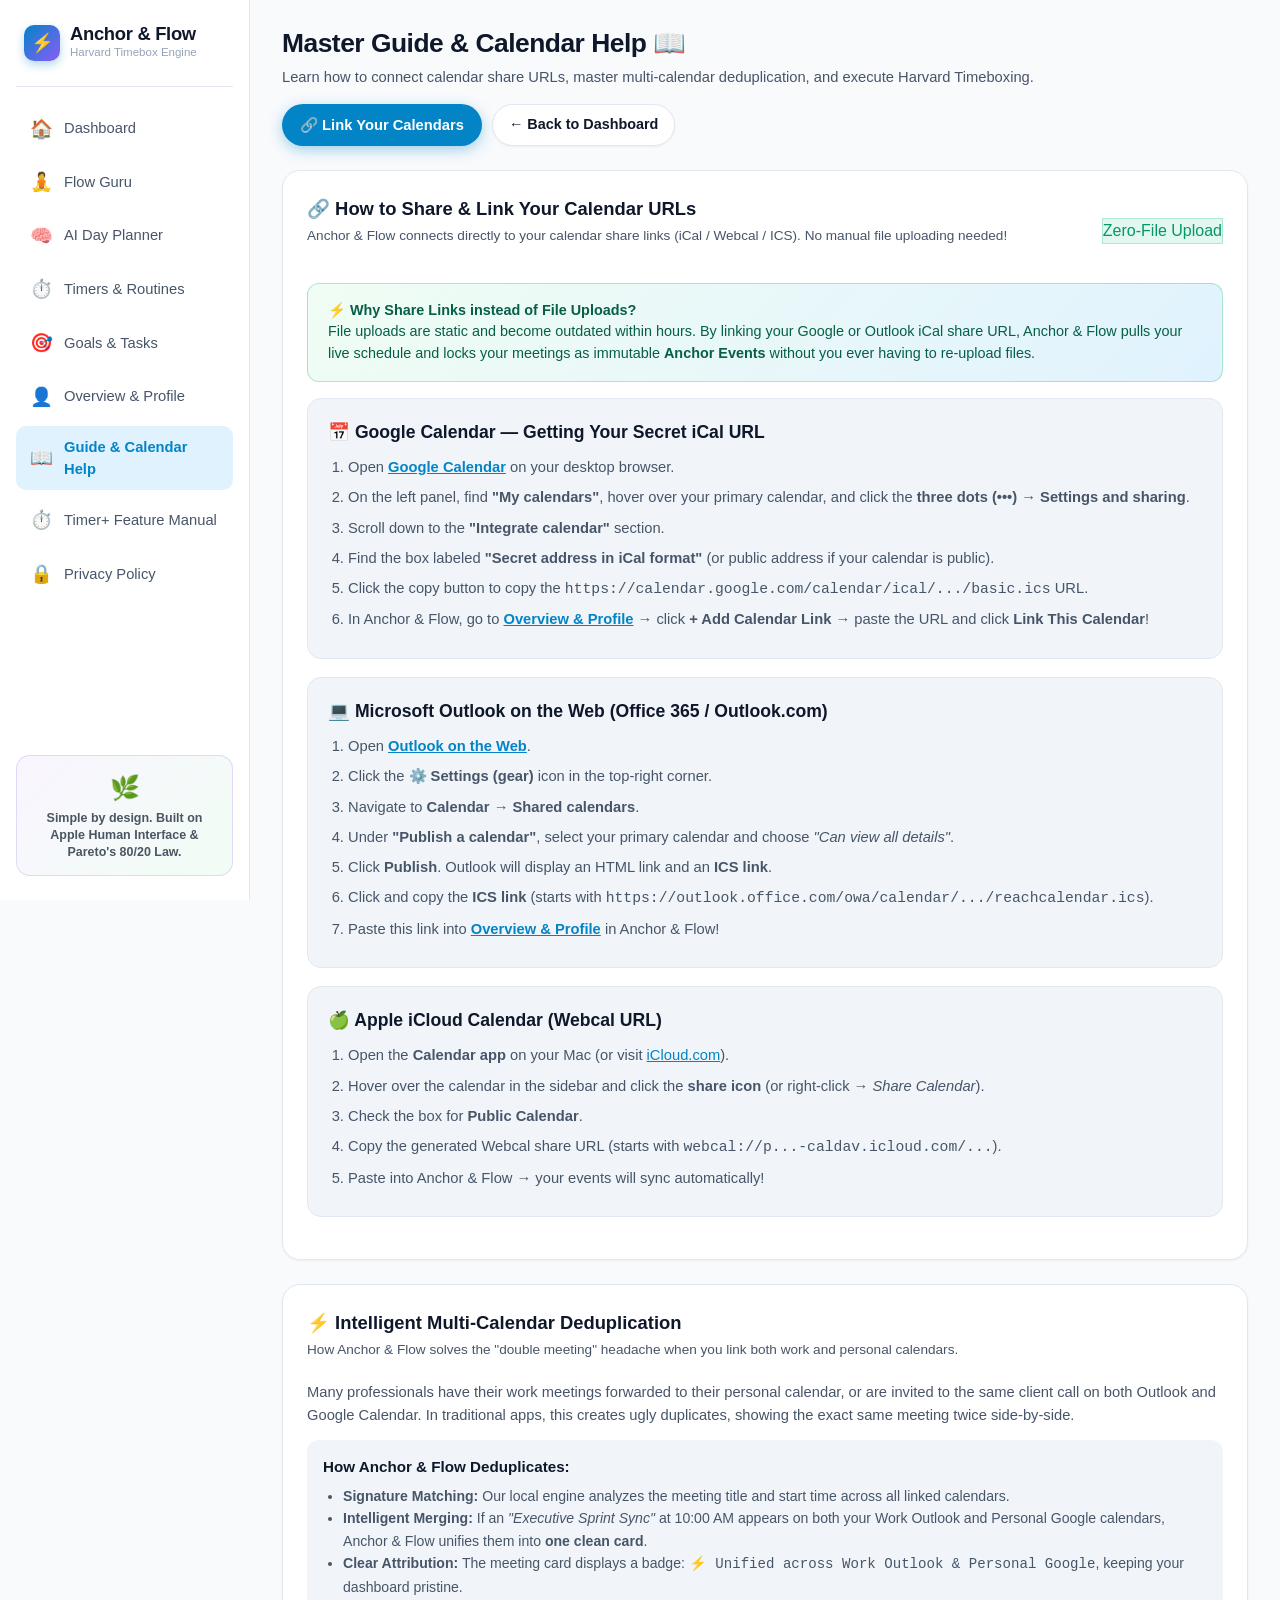
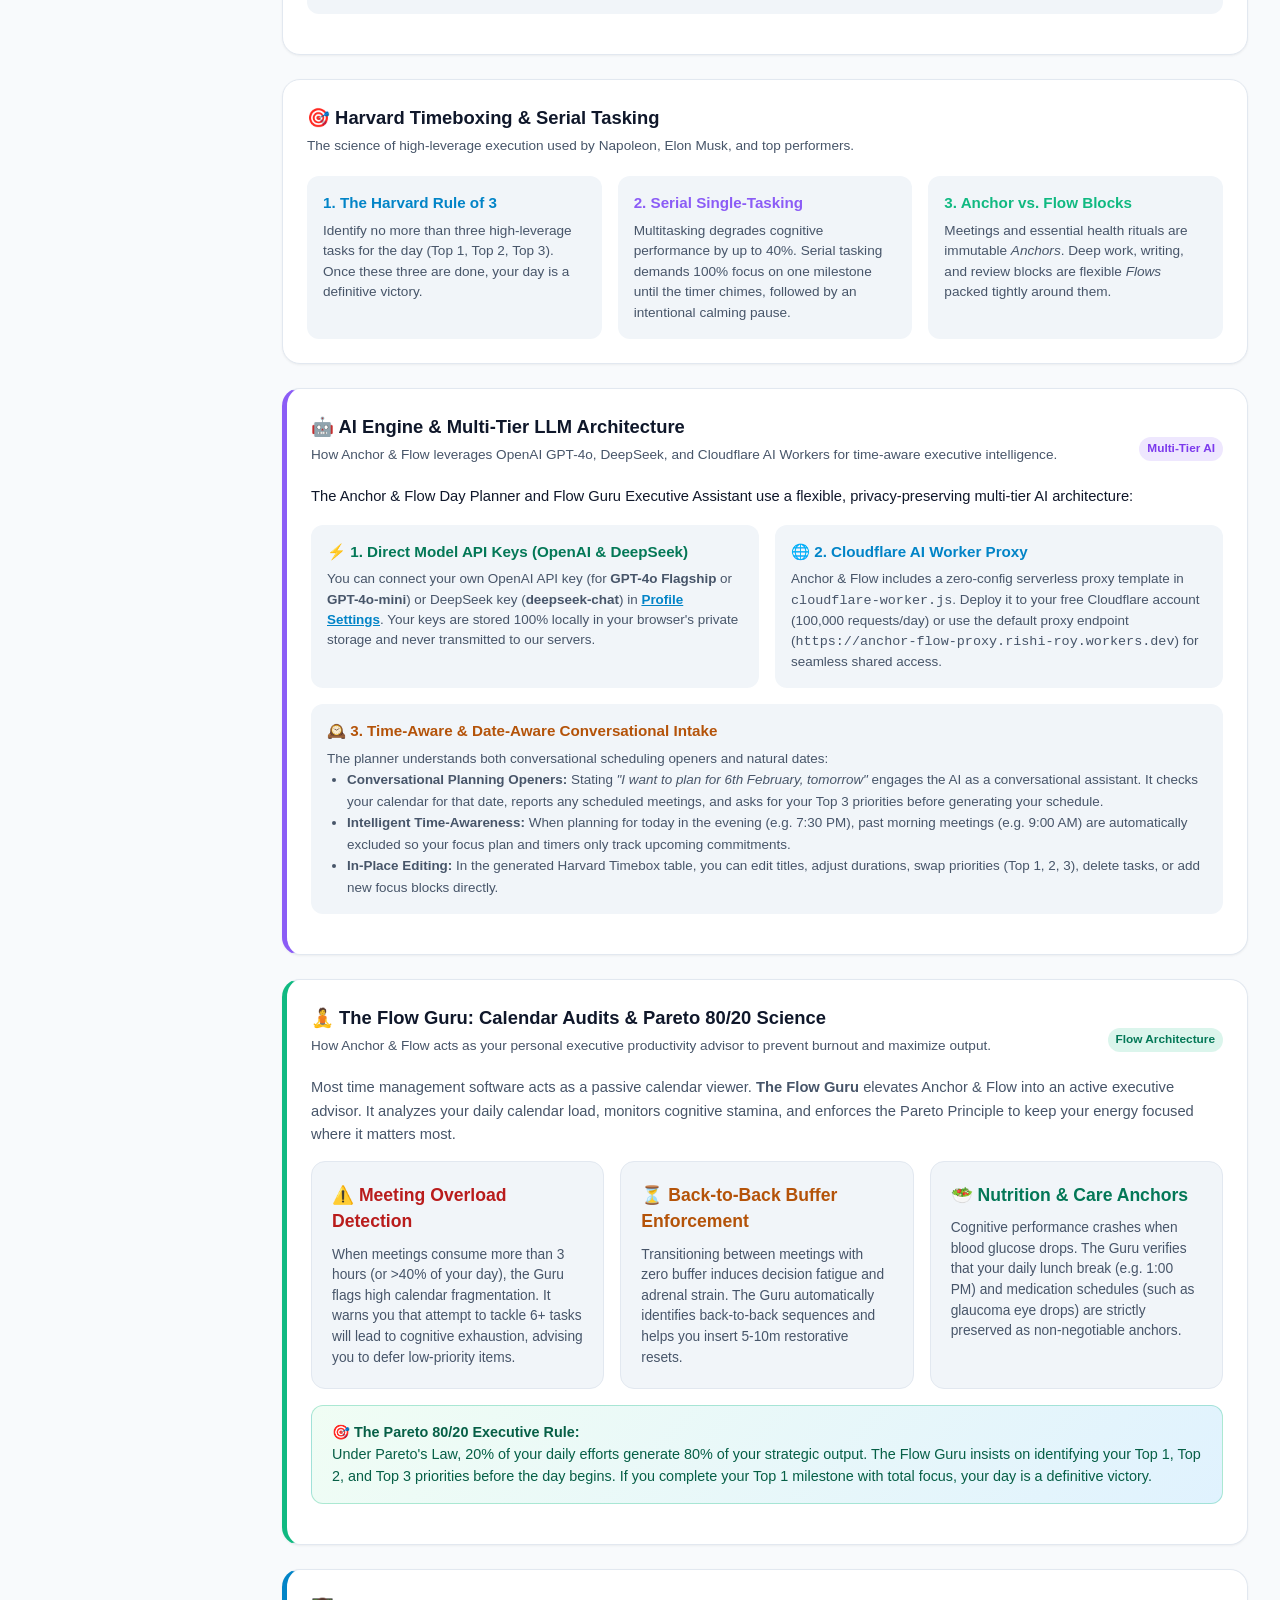
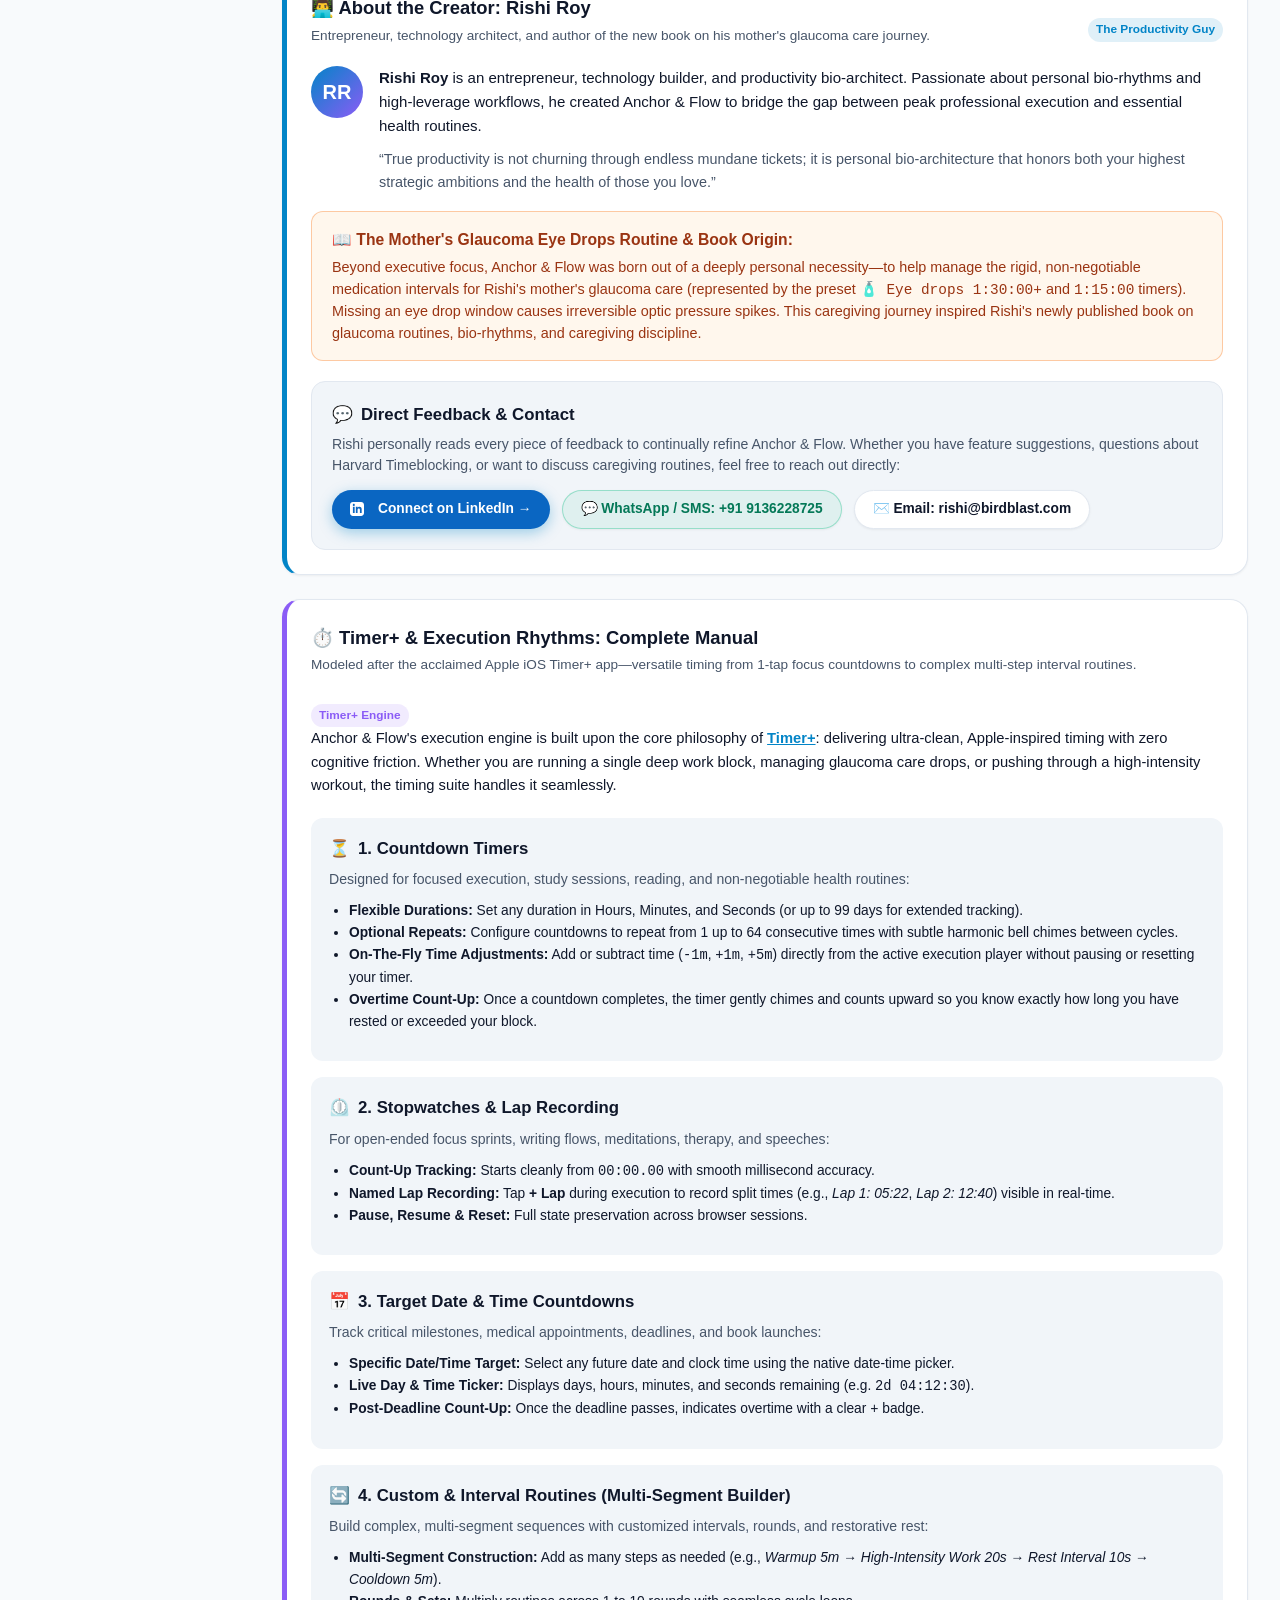
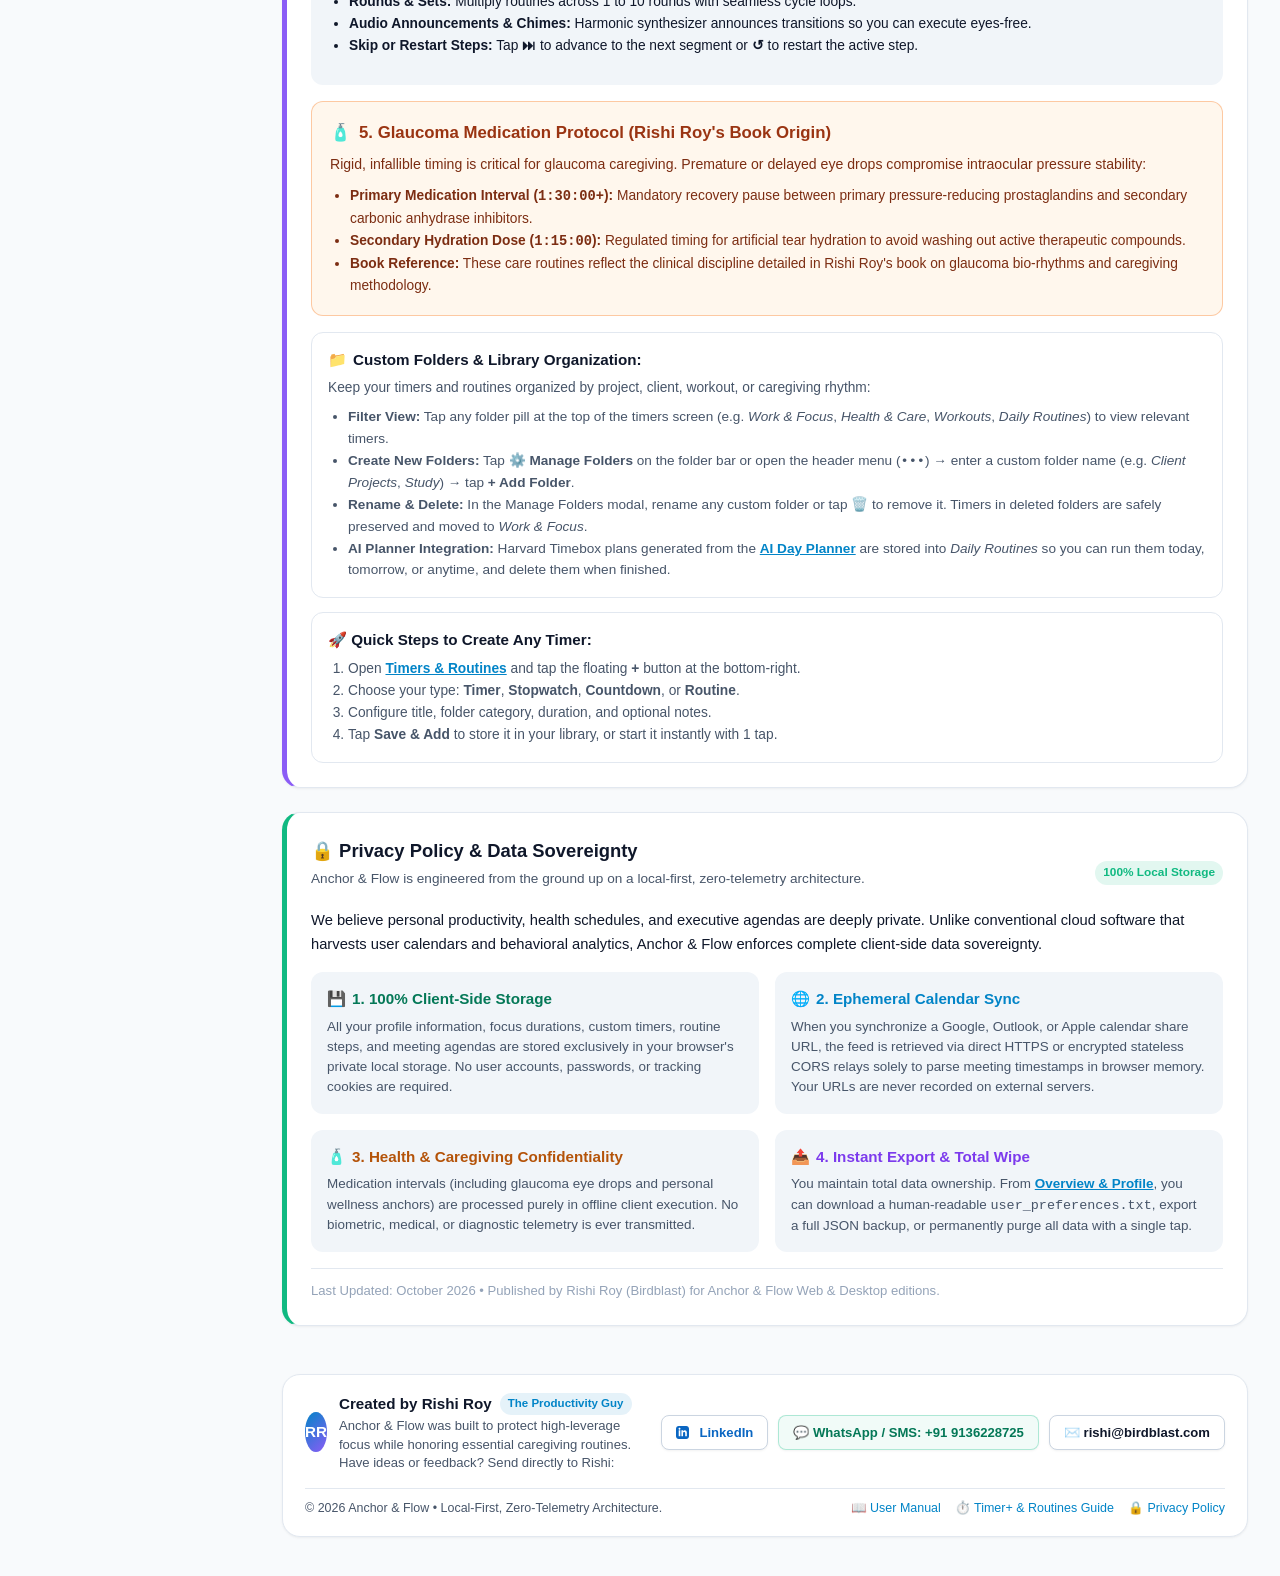
<file: guide.html>
<!DOCTYPE html>
<html lang="en">
<head>
  <meta http-equiv="Cache-Control" content="no-cache, no-store, must-revalidate" />
  <meta http-equiv="Pragma" content="no-cache" />
  <meta http-equiv="Expires" content="0" />
  <meta charset="utf-8" />
  <meta name="viewport" content="width=device-width, initial-scale=1.0, viewport-fit=cover" />
  <meta name="theme-color" content="#f8fafc" />
  <title>Master Guide &amp; Calendar Help — Anchor &amp; Flow</title>
  <meta name="description" content="Comprehensive guide to linking Google, Outlook, and Apple calendars via URL, multi-calendar deduplication, Harvard Timeboxing, and custom timer rhythms." />
  <link rel="icon" href="data:image/svg+xml,<svg xmlns=%22http://www.w3.org/2000/svg%22 viewBox=%220 0 100 100%22><text y=%22.9em%22 font-size=%2290%22>📖</text></svg>" />
  <link rel="stylesheet" href="css/style.css?v=20261006a" />
  <style>
    .guide-step-box {
      background: var(--bg-card-subtle);
      border: 1px solid var(--border);
      border-radius: 14px;
      padding: 20px;
      margin-bottom: 18px;
    }
    .guide-step-box h3 {
      font-size: 1.1rem;
      font-weight: 700;
      color: var(--text-primary);
      margin-bottom: 10px;
      display: flex;
      align-items: center;
      gap: 8px;
    }
    .guide-step-box ol {
      padding-left: 20px;
      line-height: 1.65;
      font-size: 0.92rem;
      color: var(--text-secondary);
    }
    .guide-step-box li {
      margin-bottom: 6px;
    }
    .guide-callout {
      background: linear-gradient(135deg, #f0fdf4 0%, #e0f2fe 100%);
      border: 1px solid rgba(16, 185, 129, 0.3);
      border-radius: 12px;
      padding: 16px 20px;
      margin: 16px 0;
      font-size: 0.9rem;
      color: #065f46;
      line-height: 1.5;
    }
  </style>
</head>
<body>
  <div class="app-container">
    
    <!-- Left Navigation Sidebar -->
    <aside class="app-sidebar">
      <a href="index.html" class="sidebar-logo">
        <div class="logo-badge">⚡</div>
        <div>
          <div class="logo-text-title">Anchor &amp; Flow</div>
          <div class="logo-text-sub">Harvard Timebox Engine</div>
        </div>
      </a>

      <ul class="sidebar-nav-list">
        <li class="sidebar-nav-item">
          <a href="index.html">
            <span class="sidebar-nav-icon">🏠</span>
            <span>Dashboard</span>
          </a>
        </li>
        <li class="sidebar-nav-item">
          <a href="guru.html">
            <span class="sidebar-nav-icon">🧘</span>
            <span>Flow Guru</span>
          </a>
        </li>
        <li class="sidebar-nav-item">
          <a href="planner.html">
            <span class="sidebar-nav-icon">🧠</span>
            <span>AI Day Planner</span>
          </a>
        </li>
        <li class="sidebar-nav-item">
          <a href="timer.html">
            <span class="sidebar-nav-icon">⏱️</span>
            <span>Timers &amp; Routines</span>
          </a>
        </li>
        <li class="sidebar-nav-item">
          <a href="tasks.html">
            <span class="sidebar-nav-icon">🎯</span>
            <span>Goals &amp; Tasks</span>
          </a>
        </li>
        <li class="sidebar-nav-item">
          <a href="profile.html">
            <span class="sidebar-nav-icon">👤</span>
            <span>Overview &amp; Profile</span>
          </a>
        </li>
        <li class="sidebar-nav-item active">
          <a href="guide.html">
            <span class="sidebar-nav-icon">📖</span>
            <span>Guide &amp; Calendar Help</span>
          </a>
        </li>
        <li class="sidebar-nav-item">
          <a href="guide.html#timer-guide">
            <span class="sidebar-nav-icon">⏱️</span>
            <span>Timer+ Feature Manual</span>
          </a>
        </li>
        <li class="sidebar-nav-item">
          <a href="guide.html#privacy-policy">
            <span class="sidebar-nav-icon">🔒</span>
            <span>Privacy Policy</span>
          </a>
        </li>
      </ul>

      <div class="sidebar-motivation-card">
        <span class="plant-icon">🌿</span>
        <p>Simple by design. Built on Apple Human Interface &amp; Pareto's 80/20 Law.</p>
      </div>
    </aside>

    <!-- Main Viewport -->
    <main class="main-viewport">
      
      <!-- Top Header -->
      <header class="dashboard-top-header">
        <div class="greeting-block">
          <h1>Master Guide &amp; Calendar Help 📖</h1>
          <p>Learn how to connect calendar share URLs, master multi-calendar deduplication, and execute Harvard Timeboxing.</p>
        </div>

        <div class="header-action-group">
          <a href="profile.html" class="btn-primary-launch">
            🔗 Link Your Calendars
          </a>
          <a href="index.html" class="btn-secondary-launch">
            &larr; Back to Dashboard
          </a>
        </div>
      </header>

      <!-- Section: Calendar Links Sharing Tutorial -->
      <section class="settings-section-card" id="calendar-links">
        <div class="card-header-row">
          <div>
            <h2 class="settings-section-title">🔗 How to Share &amp; Link Your Calendar URLs</h2>
            <p class="settings-section-desc">Anchor &amp; Flow connects directly to your calendar share links (iCal / Webcal / ICS). No manual file uploading needed!</p>
          </div>
          <span class="badge-deduped">Zero-File Upload</span>
        </div>

        <div class="guide-callout">
          <strong>⚡ Why Share Links instead of File Uploads?</strong><br />
          File uploads are static and become outdated within hours. By linking your Google or Outlook iCal share URL, Anchor &amp; Flow pulls your live schedule and locks your meetings as immutable <strong>Anchor Events</strong> without you ever having to re-upload files.
        </div>

        <!-- Google Calendar Step-by-Step -->
        <div class="guide-step-box">
          <h3>📅 Google Calendar — Getting Your Secret iCal URL</h3>
          <ol>
            <li>Open <a href="https://calendar.google.com" target="_blank" style="color:var(--accent-blue); font-weight:600;">Google Calendar</a> on your desktop browser.</li>
            <li>On the left panel, find <strong>"My calendars"</strong>, hover over your primary calendar, and click the <strong>three dots (&bull;&bull;&bull;) &rarr; Settings and sharing</strong>.</li>
            <li>Scroll down to the <strong>"Integrate calendar"</strong> section.</li>
            <li>Find the box labeled <strong>"Secret address in iCal format"</strong> (or public address if your calendar is public).</li>
            <li>Click the copy button to copy the <code>https://calendar.google.com/calendar/ical/.../basic.ics</code> URL.</li>
            <li>In Anchor &amp; Flow, go to <strong><a href="profile.html" style="color:var(--accent-blue); font-weight:600;">Overview &amp; Profile</a></strong> &rarr; click <strong>+ Add Calendar Link</strong> &rarr; paste the URL and click <strong>Link This Calendar</strong>!</li>
          </ol>
        </div>

        <!-- Microsoft Outlook Web Step-by-Step -->
        <div class="guide-step-box">
          <h3>💻 Microsoft Outlook on the Web (Office 365 / Outlook.com)</h3>
          <ol>
            <li>Open <a href="https://outlook.office.com/calendar" target="_blank" style="color:var(--accent-blue); font-weight:600;">Outlook on the Web</a>.</li>
            <li>Click the <strong>⚙️ Settings (gear)</strong> icon in the top-right corner.</li>
            <li>Navigate to <strong>Calendar</strong> &rarr; <strong>Shared calendars</strong>.</li>
            <li>Under <strong>"Publish a calendar"</strong>, select your primary calendar and choose <em>"Can view all details"</em>.</li>
            <li>Click <strong>Publish</strong>. Outlook will display an HTML link and an <strong>ICS link</strong>.</li>
            <li>Click and copy the <strong>ICS link</strong> (starts with <code>https://outlook.office.com/owa/calendar/.../reachcalendar.ics</code>).</li>
            <li>Paste this link into <a href="profile.html" style="color:var(--accent-blue); font-weight:600;">Overview &amp; Profile</a> in Anchor &amp; Flow!</li>
          </ol>
        </div>

        <!-- Apple iCloud Calendar Step-by-Step -->
        <div class="guide-step-box">
          <h3>🍏 Apple iCloud Calendar (Webcal URL)</h3>
          <ol>
            <li>Open the <strong>Calendar app</strong> on your Mac (or visit <a href="https://www.icloud.com/calendar" target="_blank" style="color:var(--accent-blue);">iCloud.com</a>).</li>
            <li>Hover over the calendar in the sidebar and click the <strong>share icon</strong> (or right-click &rarr; <em>Share Calendar</em>).</li>
            <li>Check the box for <strong>Public Calendar</strong>.</li>
            <li>Copy the generated Webcal share URL (starts with <code>webcal://p...-caldav.icloud.com/...</code>).</li>
            <li>Paste into Anchor &amp; Flow &rarr; your events will sync automatically!</li>
          </ol>
        </div>
      </section>

      <!-- Section: Intelligent Multi-Calendar Deduplication -->
      <section class="settings-section-card" id="deduplication">
        <h2 class="settings-section-title">⚡ Intelligent Multi-Calendar Deduplication</h2>
        <p class="settings-section-desc">How Anchor &amp; Flow solves the "double meeting" headache when you link both work and personal calendars.</p>

        <p style="font-size:0.92rem; color:var(--text-secondary); line-height:1.6; margin-bottom:12px;">
          Many professionals have their work meetings forwarded to their personal calendar, or are invited to the same client call on both Outlook and Google Calendar. In traditional apps, this creates ugly duplicates, showing the exact same meeting twice side-by-side.
        </p>

        <div style="background:var(--bg-card-subtle); border-radius:12px; padding:16px; margin-bottom:16px;">
          <h4 style="font-size:0.95rem; font-weight:700; color:var(--text-primary); margin-bottom:6px;">How Anchor &amp; Flow Deduplicates:</h4>
          <ul style="padding-left:20px; font-size:0.88rem; color:var(--text-secondary); line-height:1.6;">
            <li><strong>Signature Matching:</strong> Our local engine analyzes the meeting title and start time across all linked calendars.</li>
            <li><strong>Intelligent Merging:</strong> If an <em>"Executive Sprint Sync"</em> at 10:00 AM appears on both your Work Outlook and Personal Google calendars, Anchor &amp; Flow unifies them into <strong>one clean card</strong>.</li>
            <li><strong>Clear Attribution:</strong> The meeting card displays a badge: <code>⚡ Unified across Work Outlook &amp; Personal Google</code>, keeping your dashboard pristine.</li>
          </ul>
        </div>
      </section>

      <!-- Section: The Harvard Timeboxing & Serial Tasking Methodology -->
      <section class="settings-section-card" id="methodology">
        <h2 class="settings-section-title">🎯 Harvard Timeboxing &amp; Serial Tasking</h2>
        <p class="settings-section-desc">The science of high-leverage execution used by Napoleon, Elon Musk, and top performers.</p>

        <div style="display:grid; grid-template-columns:repeat(auto-fit, minmax(260px, 1fr)); gap:16px;">
          <div style="background:var(--bg-card-subtle); border-radius:12px; padding:16px;">
            <h4 style="color:var(--accent-blue); font-size:0.95rem; font-weight:700; margin-bottom:6px;">1. The Harvard Rule of 3</h4>
            <p style="font-size:0.85rem; color:var(--text-secondary); line-height:1.5;">
              Identify no more than three high-leverage tasks for the day (Top 1, Top 2, Top 3). Once these three are done, your day is a definitive victory.
            </p>
          </div>

          <div style="background:var(--bg-card-subtle); border-radius:12px; padding:16px;">
            <h4 style="color:var(--accent-purple); font-size:0.95rem; font-weight:700; margin-bottom:6px;">2. Serial Single-Tasking</h4>
            <p style="font-size:0.85rem; color:var(--text-secondary); line-height:1.5;">
              Multitasking degrades cognitive performance by up to 40%. Serial tasking demands 100% focus on one milestone until the timer chimes, followed by an intentional calming pause.
            </p>
          </div>

          <div style="background:var(--bg-card-subtle); border-radius:12px; padding:16px;">
            <h4 style="color:var(--accent-green); font-size:0.95rem; font-weight:700; margin-bottom:6px;">3. Anchor vs. Flow Blocks</h4>
            <p style="font-size:0.85rem; color:var(--text-secondary); line-height:1.5;">
              Meetings and essential health rituals are immutable <em>Anchors</em>. Deep work, writing, and review blocks are flexible <em>Flows</em> packed tightly around them.
            </p>
          </div>
        </div>
      </section>

      
      <!-- ========================================================= -->
      <!-- SECTION: AI ENGINE & LLM ARCHITECTURE                     -->
      <!-- ========================================================= -->
      <section class="settings-section-card" id="ai-engine-guide" style="border-left: 5px solid var(--accent-purple, #8b5cf6);">
        <div class="card-header-row">
          <div>
            <h2 class="settings-section-title">🤖 AI Engine &amp; Multi-Tier LLM Architecture</h2>
            <p class="settings-section-desc">How Anchor &amp; Flow leverages OpenAI GPT-4o, DeepSeek, and Cloudflare AI Workers for time-aware executive intelligence.</p>
          </div>
          <span class="card-header-badge" style="background: rgba(139, 92, 246, 0.15); color: #7c3aed; font-weight: 700;">
            Multi-Tier AI
          </span>
        </div>

        <div style="font-size: 0.92rem; color: var(--text-primary); line-height: 1.6; margin-bottom: 16px;">
          The Anchor &amp; Flow Day Planner and Flow Guru Executive Assistant use a flexible, privacy-preserving multi-tier AI architecture:
        </div>

        <div style="display: grid; grid-template-columns: 1fr 1fr; gap: 16px; margin-bottom: 16px;">
          <div style="background: var(--bg-card-subtle); border-radius: 12px; padding: 16px;">
            <h4 style="font-size: 0.95rem; font-weight: 700; color: #047857; margin-bottom: 6px;">
              ⚡ 1. Direct Model API Keys (OpenAI &amp; DeepSeek)
            </h4>
            <p style="font-size: 0.84rem; color: var(--text-secondary); line-height: 1.5;">
              You can connect your own OpenAI API key (for <strong>GPT-4o Flagship</strong> or <strong>GPT-4o-mini</strong>) or DeepSeek key (<strong>deepseek-chat</strong>) in <a href="profile.html" style="color:var(--accent-blue); font-weight:600;">Profile Settings</a>. Your keys are stored 100% locally in your browser's private storage and never transmitted to our servers.
            </p>
          </div>

          <div style="background: var(--bg-card-subtle); border-radius: 12px; padding: 16px;">
            <h4 style="font-size: 0.95rem; font-weight: 700; color: #0284c7; margin-bottom: 6px;">
              🌐 2. Cloudflare AI Worker Proxy
            </h4>
            <p style="font-size: 0.84rem; color: var(--text-secondary); line-height: 1.5;">
              Anchor &amp; Flow includes a zero-config serverless proxy template in <code>cloudflare-worker.js</code>. Deploy it to your free Cloudflare account (100,000 requests/day) or use the default proxy endpoint (<code>https://anchor-flow-proxy.rishi-roy.workers.dev</code>) for seamless shared access.
            </p>
          </div>
        </div>

        <div style="background: var(--bg-card-subtle); border-radius: 12px; padding: 16px; margin-bottom: 16px;">
          <h4 style="font-size: 0.95rem; font-weight: 700; color: #b45309; margin-bottom: 6px;">
            🕰️ 3. Time-Aware &amp; Date-Aware Conversational Intake
          </h4>
          <p style="font-size: 0.84rem; color: var(--text-secondary); line-height: 1.5;">
            The planner understands both conversational scheduling openers and natural dates:
          </p>
          <ul style="font-size: 0.84rem; color: var(--text-secondary); line-height: 1.6; margin-left: 20px;">
            <li><strong>Conversational Planning Openers:</strong> Stating <em>"I want to plan for 6th February, tomorrow"</em> engages the AI as a conversational assistant. It checks your calendar for that date, reports any scheduled meetings, and asks for your Top 3 priorities before generating your schedule.</li>
            <li><strong>Intelligent Time-Awareness:</strong> When planning for today in the evening (e.g. 7:30 PM), past morning meetings (e.g. 9:00 AM) are automatically excluded so your focus plan and timers only track upcoming commitments.</li>
            <li><strong>In-Place Editing:</strong> In the generated Harvard Timebox table, you can edit titles, adjust durations, swap priorities (Top 1, 2, 3), delete tasks, or add new focus blocks directly.</li>
          </ul>
        </div>
      </section>

<!-- Section: The Flow Guru & Pareto 80/20 Calendar Auditing -->
      <section class="settings-section-card" id="flow-guru" style="border-left: 5px solid var(--accent-green);">
        <div class="card-header-row">
          <div>
            <h2 class="settings-section-title">🧘 The Flow Guru: Calendar Audits &amp; Pareto 80/20 Science</h2>
            <p class="settings-section-desc">How Anchor &amp; Flow acts as your personal executive productivity advisor to prevent burnout and maximize output.</p>
          </div>
          <span class="card-header-badge" style="background: rgba(16, 185, 129, 0.15); color: #047857; font-weight: 700;">
            Flow Architecture
          </span>
        </div>

        <p style="font-size:0.92rem; color:var(--text-secondary); line-height:1.6; margin-bottom:14px;">
          Most time management software acts as a passive calendar viewer. <strong>The Flow Guru</strong> elevates Anchor &amp; Flow into an active executive advisor. It analyzes your daily calendar load, monitors cognitive stamina, and enforces the Pareto Principle to keep your energy focused where it matters most.
        </p>

        <div style="display:grid; grid-template-columns:repeat(auto-fit, minmax(260px, 1fr)); gap:16px; margin-bottom:16px;">
          <div class="guide-step-box" style="margin-bottom:0;">
            <h3 style="color:#b91c1c;">⚠️ Meeting Overload Detection</h3>
            <p style="font-size:0.86rem; color:var(--text-secondary); line-height:1.5;">
              When meetings consume more than 3 hours (or &gt;40% of your day), the Guru flags high calendar fragmentation. It warns you that attempt to tackle 6+ tasks will lead to cognitive exhaustion, advising you to defer low-priority items.
            </p>
          </div>

          <div class="guide-step-box" style="margin-bottom:0;">
            <h3 style="color:#b45309;">⏳ Back-to-Back Buffer Enforcement</h3>
            <p style="font-size:0.86rem; color:var(--text-secondary); line-height:1.5;">
              Transitioning between meetings with zero buffer induces decision fatigue and adrenal strain. The Guru automatically identifies back-to-back sequences and helps you insert 5-10m restorative resets.
            </p>
          </div>

          <div class="guide-step-box" style="margin-bottom:0;">
            <h3 style="color:#047857;">🥗 Nutrition &amp; Care Anchors</h3>
            <p style="font-size:0.86rem; color:var(--text-secondary); line-height:1.5;">
              Cognitive performance crashes when blood glucose drops. The Guru verifies that your daily lunch break (e.g. 1:00 PM) and medication schedules (such as glaucoma eye drops) are strictly preserved as non-negotiable anchors.
            </p>
          </div>
        </div>

        <div class="guide-callout">
          <strong>🎯 The Pareto 80/20 Executive Rule:</strong><br />
          Under Pareto's Law, 20% of your daily efforts generate 80% of your strategic output. The Flow Guru insists on identifying your Top 1, Top 2, and Top 3 priorities before the day begins. If you complete your Top 1 milestone with total focus, your day is a definitive victory.
        </div>
      </section>


      <!-- Section: Detailed Bio of Rishi Roy & Glaucoma Book Origin -->
      <section class="settings-section-card" id="story" style="border-left: 5px solid var(--accent-blue);">
        <div class="card-header-row">
          <div>
            <h2 class="settings-section-title">👨‍💻 About the Creator: Rishi Roy</h2>
            <p class="settings-section-desc">Entrepreneur, technology architect, and author of the new book on his mother's glaucoma care journey.</p>
          </div>
          <span class="card-header-badge" style="background: rgba(2, 132, 199, 0.12); color: var(--accent-blue); font-weight: 700;">
            The Productivity Guy
          </span>
        </div>

        <div style="display: flex; gap: 16px; align-items: flex-start; margin-bottom: 16px; flex-wrap: wrap;">
          <div class="avatar-small" style="width: 52px; height: 52px; font-size: 1.25rem; background: linear-gradient(135deg, #0284c7, #8b5cf6); flex-shrink: 0;">RR</div>
          <div style="flex: 1; min-width: 260px;">
            <p style="font-size: 0.94rem; color: var(--text-primary); line-height: 1.6; margin-bottom: 10px;">
              <strong>Rishi Roy</strong> is an entrepreneur, technology builder, and productivity bio-architect. Passionate about personal bio-rhythms and high-leverage workflows, he created Anchor &amp; Flow to bridge the gap between peak professional execution and essential health routines.
            </p>
            <p style="font-size: 0.9rem; color: var(--text-secondary); line-height: 1.6;">
              &ldquo;True productivity is not churning through endless mundane tickets; it is personal bio-architecture that honors both your highest strategic ambitions and the health of those you love.&rdquo;
            </p>
          </div>
        </div>

        <div class="guide-callout" style="background: #fff7ed; border-color: rgba(249, 115, 22, 0.35); color: #9a3412; margin-bottom: 20px;">
          <strong style="font-size: 0.98rem; display: block; margin-bottom: 6px;">📖 The Mother's Glaucoma Eye Drops Routine &amp; Book Origin:</strong>
          Beyond executive focus, Anchor &amp; Flow was born out of a deeply personal necessity&mdash;to help manage the rigid, non-negotiable medication intervals for Rishi's mother's glaucoma care (represented by the preset <code>🧴 Eye drops 1:30:00+</code> and <code>1:15:00</code> timers). Missing an eye drop window causes irreversible optic pressure spikes. This caregiving journey inspired Rishi's newly published book on glaucoma routines, bio-rhythms, and caregiving discipline.
        </div>

        <!-- Direct Feedback & Contact Section -->
        <div style="background: var(--bg-card-subtle); border: 1px solid var(--border); border-radius: 14px; padding: 20px;">
          <h3 style="font-size: 1.05rem; font-weight: 700; color: var(--text-primary); margin-bottom: 6px; display: flex; align-items: center; gap: 8px;">
            <span>💬</span> Direct Feedback &amp; Contact
          </h3>
          <p style="font-size: 0.88rem; color: var(--text-secondary); line-height: 1.5; margin-bottom: 14px;">
            Rishi personally reads every piece of feedback to continually refine Anchor &amp; Flow. Whether you have feature suggestions, questions about Harvard Timeblocking, or want to discuss caregiving routines, feel free to reach out directly:
          </p>

          <div style="display: flex; gap: 12px; flex-wrap: wrap;">
            <a href="https://www.linkedin.com/in/rishiroy/" target="_blank" rel="noopener noreferrer" class="btn-primary-launch" style="padding: 8px 18px; font-size: 0.86rem; background: #0a66c2; text-decoration: none;">
              <svg width="14" height="14" viewBox="0 0 24 24" fill="currentColor" style="margin-right: 6px;"><path d="M19 0h-14c-2.761 0-5 2.239-5 5v14c0 2.761 2.239 5 5 5h14c2.762 0 5-2.239 5-5v-14c0-2.761-2.238-5-5-5zm-11 19h-3v-11h3v11zm-1.5-12.268c-.966 0-1.75-.79-1.75-1.764s.784-1.764 1.75-1.764 1.75.79 1.75 1.764-.783 1.764-1.75 1.764zm13.5 12.268h-3v-5.604c0-3.368-4-3.113-4 0v5.604h-3v-11h3v1.765c1.396-2.586 7-2.777 7 2.476v6.759z"/></svg>
              Connect on LinkedIn &rarr;
            </a>

            <a href="https://wa.me/919136228725?text=Hi%20Rishi,%20feedback%20on%20Anchor%20%26%20Flow:" target="_blank" rel="noopener noreferrer" class="btn-secondary-launch" style="padding: 8px 18px; font-size: 0.86rem; text-decoration: none; color: #047857; border-color: rgba(16, 185, 129, 0.35); background: rgba(16, 185, 129, 0.08);">
              💬 WhatsApp / SMS: +91 9136228725
            </a>

            <a href="mailto:rishi@birdblast.com?subject=Feedback%20on%20Anchor%20%26%20Flow" class="btn-secondary-launch" style="padding: 8px 18px; font-size: 0.86rem; text-decoration: none; color: var(--text-primary);">
              ✉️ Email: rishi@birdblast.com
            </a>
          </div>
        </div>
      </section>

    
      <!-- ========================================================= -->
      <!-- SECTION: COMPLETE TIMER+ & ROUTINES USER MANUAL           -->
      <!-- ========================================================= -->
      <section class="settings-section-card" id="timer-guide" style="border-left: 5px solid var(--accent-purple);">
        <div class="card-header-row">
          <div>
            <h2 class="settings-section-title">⏱️ Timer+ &amp; Execution Rhythms: Complete Manual</h2>
            <p class="settings-section-desc">Modeled after the acclaimed Apple iOS Timer+ app—versatile timing from 1-tap focus countdowns to complex multi-step interval routines.</p>
          </div>
          <span class="card-header-badge" style="background: rgba(139, 92, 246, 0.12); color: var(--accent-purple); font-weight: 700;">
            Timer+ Engine
          </span>
        </div>

        <div style="font-size: 0.92rem; color: var(--text-primary); line-height: 1.6; margin-bottom: 20px;">
          Anchor &amp; Flow's execution engine is built upon the core philosophy of <a href="https://www.timerplusapp.com/#stories" target="_blank" rel="noopener noreferrer" style="color:var(--accent-blue); font-weight:600;">Timer+</a>: delivering ultra-clean, Apple-inspired timing with zero cognitive friction. Whether you are running a single deep work block, managing glaucoma care drops, or pushing through a high-intensity workout, the timing suite handles it seamlessly.
        </div>

        <!-- Subsection 1: Timers -->
        <div style="background: var(--bg-card-subtle); border-radius: 12px; padding: 18px; margin-bottom: 16px;">
          <h3 style="font-size: 1.05rem; font-weight: 700; color: var(--text-primary); margin-bottom: 8px; display: flex; align-items: center; gap: 8px;">
            <span>⏳</span> 1. Countdown Timers
          </h3>
          <p style="font-size: 0.88rem; color: var(--text-secondary); line-height: 1.5; margin-bottom: 10px;">
            Designed for focused execution, study sessions, reading, and non-negotiable health routines:
          </p>
          <ul style="font-size: 0.86rem; color: var(--text-primary); line-height: 1.6; margin-left: 20px; margin-bottom: 10px;">
            <li><strong>Flexible Durations:</strong> Set any duration in Hours, Minutes, and Seconds (or up to 99 days for extended tracking).</li>
            <li><strong>Optional Repeats:</strong> Configure countdowns to repeat from 1 up to 64 consecutive times with subtle harmonic bell chimes between cycles.</li>
            <li><strong>On-The-Fly Time Adjustments:</strong> Add or subtract time (<code>-1m</code>, <code>+1m</code>, <code>+5m</code>) directly from the active execution player without pausing or resetting your timer.</li>
            <li><strong>Overtime Count-Up:</strong> Once a countdown completes, the timer gently chimes and counts upward so you know exactly how long you have rested or exceeded your block.</li>
          </ul>
        </div>

        <!-- Subsection 2: Stopwatches -->
        <div style="background: var(--bg-card-subtle); border-radius: 12px; padding: 18px; margin-bottom: 16px;">
          <h3 style="font-size: 1.05rem; font-weight: 700; color: var(--text-primary); margin-bottom: 8px; display: flex; align-items: center; gap: 8px;">
            <span>⏲️</span> 2. Stopwatches &amp; Lap Recording
          </h3>
          <p style="font-size: 0.88rem; color: var(--text-secondary); line-height: 1.5; margin-bottom: 10px;">
            For open-ended focus sprints, writing flows, meditations, therapy, and speeches:
          </p>
          <ul style="font-size: 0.86rem; color: var(--text-primary); line-height: 1.6; margin-left: 20px; margin-bottom: 10px;">
            <li><strong>Count-Up Tracking:</strong> Starts cleanly from <code>00:00.00</code> with smooth millisecond accuracy.</li>
            <li><strong>Named Lap Recording:</strong> Tap <strong>+ Lap</strong> during execution to record split times (e.g., <em>Lap 1: 05:22</em>, <em>Lap 2: 12:40</em>) visible in real-time.</li>
            <li><strong>Pause, Resume &amp; Reset:</strong> Full state preservation across browser sessions.</li>
          </ul>
        </div>

        <!-- Subsection 3: Target Date Countdowns -->
        <div style="background: var(--bg-card-subtle); border-radius: 12px; padding: 18px; margin-bottom: 16px;">
          <h3 style="font-size: 1.05rem; font-weight: 700; color: var(--text-primary); margin-bottom: 8px; display: flex; align-items: center; gap: 8px;">
            <span>📅</span> 3. Target Date &amp; Time Countdowns
          </h3>
          <p style="font-size: 0.88rem; color: var(--text-secondary); line-height: 1.5; margin-bottom: 10px;">
            Track critical milestones, medical appointments, deadlines, and book launches:
          </p>
          <ul style="font-size: 0.86rem; color: var(--text-primary); line-height: 1.6; margin-left: 20px; margin-bottom: 10px;">
            <li><strong>Specific Date/Time Target:</strong> Select any future date and clock time using the native date-time picker.</li>
            <li><strong>Live Day &amp; Time Ticker:</strong> Displays days, hours, minutes, and seconds remaining (e.g. <code>2d 04:12:30</code>).</li>
            <li><strong>Post-Deadline Count-Up:</strong> Once the deadline passes, indicates overtime with a clear <code>+</code> badge.</li>
          </ul>
        </div>

        <!-- Subsection 4: Multi-Step Routines -->
        <div style="background: var(--bg-card-subtle); border-radius: 12px; padding: 18px; margin-bottom: 16px;">
          <h3 style="font-size: 1.05rem; font-weight: 700; color: var(--text-primary); margin-bottom: 8px; display: flex; align-items: center; gap: 8px;">
            <span>🔄</span> 4. Custom &amp; Interval Routines (Multi-Segment Builder)
          </h3>
          <p style="font-size: 0.88rem; color: var(--text-secondary); line-height: 1.5; margin-bottom: 10px;">
            Build complex, multi-segment sequences with customized intervals, rounds, and restorative rest:
          </p>
          <ul style="font-size: 0.86rem; color: var(--text-primary); line-height: 1.6; margin-left: 20px; margin-bottom: 10px;">
            <li><strong>Multi-Segment Construction:</strong> Add as many steps as needed (e.g., <em>Warmup 5m</em> &rarr; <em>High-Intensity Work 20s</em> &rarr; <em>Rest Interval 10s</em> &rarr; <em>Cooldown 5m</em>).</li>
            <li><strong>Rounds &amp; Sets:</strong> Multiply routines across 1 to 10 rounds with seamless cycle loops.</li>
            <li><strong>Audio Announcements &amp; Chimes:</strong> Harmonic synthesizer announces transitions so you can execute eyes-free.</li>
            <li><strong>Skip or Restart Steps:</strong> Tap <strong>⏭</strong> to advance to the next segment or <strong>↺</strong> to restart the active step.</li>
          </ul>
        </div>

        <!-- Subsection 5: Glaucoma Protocol -->
        <div style="background: #fff7ed; border: 1px solid rgba(249, 115, 22, 0.35); border-radius: 12px; padding: 18px; margin-bottom: 16px;">
          <h3 style="font-size: 1.05rem; font-weight: 700; color: #9a3412; margin-bottom: 8px; display: flex; align-items: center; gap: 8px;">
            <span>🧴</span> 5. Glaucoma Medication Protocol (Rishi Roy's Book Origin)
          </h3>
          <p style="font-size: 0.88rem; color: #7c2d12; line-height: 1.5; margin-bottom: 10px;">
            Rigid, infallible timing is critical for glaucoma caregiving. Premature or delayed eye drops compromise intraocular pressure stability:
          </p>
          <ul style="font-size: 0.86rem; color: #7c2d12; line-height: 1.6; margin-left: 20px;">
            <li><strong>Primary Medication Interval (<code>1:30:00+</code>):</strong> Mandatory recovery pause between primary pressure-reducing prostaglandins and secondary carbonic anhydrase inhibitors.</li>
            <li><strong>Secondary Hydration Dose (<code>1:15:00</code>):</strong> Regulated timing for artificial tear hydration to avoid washing out active therapeutic compounds.</li>
            <li><strong>Book Reference:</strong> These care routines reflect the clinical discipline detailed in Rishi Roy's book on glaucoma bio-rhythms and caregiving methodology.</li>
          </ul>
        </div>

        <!-- Folder Management & Library Organization -->
        <div style="background: #ffffff; border: 1px solid var(--border); border-radius: 12px; padding: 16px; margin-bottom: 14px;">
          <h4 style="font-size: 0.95rem; font-weight: 700; color: var(--text-primary); margin-bottom: 6px; display: flex; align-items: center; gap: 6px;">
            <span>📁</span> Custom Folders &amp; Library Organization:
          </h4>
          <p style="font-size: 0.86rem; color: var(--text-secondary); line-height: 1.5; margin-bottom: 8px;">
            Keep your timers and routines organized by project, client, workout, or caregiving rhythm:
          </p>
          <ul style="font-size: 0.85rem; color: var(--text-secondary); line-height: 1.6; margin-left: 20px;">
            <li><strong>Filter View:</strong> Tap any folder pill at the top of the timers screen (e.g. <em>Work &amp; Focus</em>, <em>Health &amp; Care</em>, <em>Workouts</em>, <em>Daily Routines</em>) to view relevant timers.</li>
            <li><strong>Create New Folders:</strong> Tap <strong>⚙️ Manage Folders</strong> on the folder bar or open the header menu (<code>•••</code>) &rarr; enter a custom folder name (e.g. <em>Client Projects</em>, <em>Study</em>) &rarr; tap <strong>+ Add Folder</strong>.</li>
            <li><strong>Rename &amp; Delete:</strong> In the Manage Folders modal, rename any custom folder or tap 🗑️ to remove it. Timers in deleted folders are safely preserved and moved to <em>Work &amp; Focus</em>.</li>
            <li><strong>AI Planner Integration:</strong> Harvard Timebox plans generated from the <a href="planner.html" style="color:var(--accent-blue); font-weight:600;">AI Day Planner</a> are stored into <em>Daily Routines</em> so you can run them today, tomorrow, or anytime, and delete them when finished.</li>
          </ul>
        </div>

        <!-- Quick Start Instructions -->
        <div style="background: #ffffff; border: 1px solid var(--border); border-radius: 12px; padding: 16px;">
          <h4 style="font-size: 0.95rem; font-weight: 700; color: var(--text-primary); margin-bottom: 6px;">
            🚀 Quick Steps to Create Any Timer:
          </h4>
          <ol style="font-size: 0.86rem; color: var(--text-secondary); line-height: 1.6; margin-left: 20px;">
            <li>Open <a href="timer.html" style="color:var(--accent-blue); font-weight:600;">Timers &amp; Routines</a> and tap the floating <strong>+</strong> button at the bottom-right.</li>
            <li>Choose your type: <strong>Timer</strong>, <strong>Stopwatch</strong>, <strong>Countdown</strong>, or <strong>Routine</strong>.</li>
            <li>Configure title, folder category, duration, and optional notes.</li>
            <li>Tap <strong>Save &amp; Add</strong> to store it in your library, or start it instantly with 1 tap.</li>
          </ol>
        </div>
      </section>


      <!-- ========================================================= -->
      <!-- SECTION: WEBSITE & LOCAL-FIRST PRIVACY POLICY             -->
      <!-- ========================================================= -->
      <section class="settings-section-card" id="privacy-policy" style="border-left: 5px solid var(--accent-green);">
        <div class="card-header-row">
          <div>
            <h2 class="settings-section-title">🔒 Privacy Policy &amp; Data Sovereignty</h2>
            <p class="settings-section-desc">Anchor &amp; Flow is engineered from the ground up on a local-first, zero-telemetry architecture.</p>
          </div>
          <span class="card-header-badge" style="background: rgba(16, 185, 129, 0.12); color: var(--accent-green); font-weight: 700;">
            100% Local Storage
          </span>
        </div>

        <div style="font-size: 0.92rem; color: var(--text-primary); line-height: 1.6; margin-bottom: 16px;">
          We believe personal productivity, health schedules, and executive agendas are deeply private. Unlike conventional cloud software that harvests user calendars and behavioral analytics, Anchor &amp; Flow enforces complete client-side data sovereignty.
        </div>

        <div style="display: grid; grid-template-columns: 1fr 1fr; gap: 16px; margin-bottom: 16px;">
          <div style="background: var(--bg-card-subtle); border-radius: 12px; padding: 16px;">
            <h4 style="font-size: 0.95rem; font-weight: 700; color: #047857; margin-bottom: 6px; display: flex; align-items: center; gap: 6px;">
              <span>💾</span> 1. 100% Client-Side Storage
            </h4>
            <p style="font-size: 0.84rem; color: var(--text-secondary); line-height: 1.5;">
              All your profile information, focus durations, custom timers, routine steps, and meeting agendas are stored exclusively in your browser's private local storage. No user accounts, passwords, or tracking cookies are required.
            </p>
          </div>

          <div style="background: var(--bg-card-subtle); border-radius: 12px; padding: 16px;">
            <h4 style="font-size: 0.95rem; font-weight: 700; color: #0284c7; margin-bottom: 6px; display: flex; align-items: center; gap: 6px;">
              <span>🌐</span> 2. Ephemeral Calendar Sync
            </h4>
            <p style="font-size: 0.84rem; color: var(--text-secondary); line-height: 1.5;">
              When you synchronize a Google, Outlook, or Apple calendar share URL, the feed is retrieved via direct HTTPS or encrypted stateless CORS relays solely to parse meeting timestamps in browser memory. Your URLs are never recorded on external servers.
            </p>
          </div>

          <div style="background: var(--bg-card-subtle); border-radius: 12px; padding: 16px;">
            <h4 style="font-size: 0.95rem; font-weight: 700; color: #b45309; margin-bottom: 6px; display: flex; align-items: center; gap: 6px;">
              <span>🧴</span> 3. Health &amp; Caregiving Confidentiality
            </h4>
            <p style="font-size: 0.84rem; color: var(--text-secondary); line-height: 1.5;">
              Medication intervals (including glaucoma eye drops and personal wellness anchors) are processed purely in offline client execution. No biometric, medical, or diagnostic telemetry is ever transmitted.
            </p>
          </div>

          <div style="background: var(--bg-card-subtle); border-radius: 12px; padding: 16px;">
            <h4 style="font-size: 0.95rem; font-weight: 700; color: #7c3aed; margin-bottom: 6px; display: flex; align-items: center; gap: 6px;">
              <span>📤</span> 4. Instant Export &amp; Total Wipe
            </h4>
            <p style="font-size: 0.84rem; color: var(--text-secondary); line-height: 1.5;">
              You maintain total data ownership. From <a href="profile.html" style="color:var(--accent-blue); font-weight:600;">Overview &amp; Profile</a>, you can download a human-readable <code>user_preferences.txt</code>, export a full JSON backup, or permanently purge all data with a single tap.
            </p>
          </div>
        </div>

        <div style="font-size: 0.82rem; color: var(--text-muted); line-height: 1.5; border-top: 1px solid var(--border); padding-top: 12px;">
          Last Updated: October 2026 &bull; Published by Rishi Roy (Birdblast) for Anchor &amp; Flow Web &amp; Desktop editions.
        </div>
      </section>

    <!-- Creator Attribution & Direct Feedback Footer Banner -->
      <footer style="margin-top: 24px; margin-bottom: 24px; padding: 18px 22px; background: #ffffff; border: 1px solid var(--border, #e2e8f0); border-radius: var(--radius-card, 16px); display: flex; flex-direction: column; gap: 14px; box-shadow: var(--shadow-sm, 0 1px 3px rgba(0,0,0,0.05));">
        <div style="display: flex; align-items: center; justify-content: space-between; flex-wrap: wrap; gap: 14px;">
          <div style="display: flex; align-items: center; gap: 12px; flex: 1; min-width: 280px;">
            <div class="avatar-small" style="width: 40px; height: 40px; font-size: 0.95rem; background: linear-gradient(135deg, #0284c7, #8b5cf6); border-radius: 50%; color: white; display: flex; align-items: center; justify-content: center; font-weight: bold;">RR</div>
            <div>
              <div style="display: flex; align-items: center; gap: 8px; flex-wrap: wrap;">
                <span style="font-size: 0.95rem; font-weight: 700; color: var(--text-primary, #1e293b);">Created by Rishi Roy</span>
                <span style="font-size: 0.72rem; background: rgba(2, 132, 199, 0.1); color: var(--accent-blue, #0284c7); padding: 2px 8px; border-radius: 9999px; font-weight: 600;">The Productivity Guy</span>
              </div>
              <p style="font-size: 0.82rem; color: var(--text-secondary, #64748b); margin-top: 2px; line-height: 1.4; margin-bottom: 0;">
                Anchor &amp; Flow was built to protect high-leverage focus while honoring essential caregiving routines. Have ideas or feedback? Send directly to Rishi:
              </p>
            </div>
          </div>

          <div style="display: flex; align-items: center; gap: 10px; flex-wrap: wrap;">
            <a href="https://www.linkedin.com/in/rishiroy/" target="_blank" rel="noopener noreferrer" class="btn-secondary-launch" style="padding: 7px 14px; font-size: 0.82rem; text-decoration: none; color: #0a66c2; border: 1px solid #cbd5e1; border-radius: 8px; background: #ffffff; display: inline-flex; align-items: center;">
              <svg width="13" height="13" viewBox="0 0 24 24" fill="currentColor" style="margin-right: 4px;"><path d="M19 0h-14c-2.761 0-5 2.239-5 5v14c0 2.761 2.239 5 5 5h14c2.762 0 5-2.239 5-5v-14c0-2.761-2.238-5-5-5zm-11 19h-3v-11h3v11zm-1.5-12.268c-.966 0-1.75-.79-1.75-1.764s.784-1.764 1.75-1.764 1.75.79 1.75 1.764-.783 1.764-1.75 1.764zm13.5 12.268h-3v-5.604c0-3.368-4-3.113-4 0v5.604h-3v-11h3v1.765c1.396-2.586 7-2.777 7 2.476v6.759z"/></svg>
              LinkedIn
            </a>
            <a href="https://wa.me/919136228725?text=Hi%20Rishi,%20feedback%20on%20Anchor%20%26%20Flow:" target="_blank" rel="noopener noreferrer" class="btn-secondary-launch" style="padding: 7px 14px; font-size: 0.82rem; text-decoration: none; color: #047857; border: 1px solid rgba(16, 185, 129, 0.3); border-radius: 8px; background: rgba(16, 185, 129, 0.06);">
              💬 WhatsApp / SMS: +91 9136228725
            </a>
            <a href="mailto:rishi@birdblast.com?subject=Feedback%20on%20Anchor%20%26%20Flow" class="btn-secondary-launch" style="padding: 7px 14px; font-size: 0.82rem; text-decoration: none; border: 1px solid #cbd5e1; border-radius: 8px; background: #ffffff; color: var(--text-primary, #1e293b);">
              ✉️ rishi@birdblast.com
            </a>
          </div>
        </div>

        <div style="width: 100%; border-top: 1px solid var(--border, #e2e8f0); padding-top: 10px; margin-top: 2px; display: flex; justify-content: space-between; align-items: center; flex-wrap: wrap; gap: 8px; font-size: 0.78rem; color: var(--text-secondary, #64748b);">
          <div>
            <span>&copy; 2026 Anchor &amp; Flow &bull; Local-First, Zero-Telemetry Architecture.</span>
          </div>
          <div style="display: flex; gap: 14px; align-items: center; flex-wrap: wrap;">
            <a href="guide.html" style="color: var(--accent-blue, #0284c7); text-decoration: none; font-weight: 500;">📖 User Manual</a>
            <a href="guide.html#timer-guide" style="color: var(--accent-blue, #0284c7); text-decoration: none; font-weight: 500;">⏱️ Timer+ &amp; Routines Guide</a>
            <a href="guide.html#privacy-policy" style="color: var(--accent-blue, #0284c7); text-decoration: none; font-weight: 500;">🔒 Privacy Policy</a>
          </div>
        </div>
      </footer>
    </main>
  </div>

  <script src="js/calendar-sync.js?v=20261006a"></script>
</body>
</html>
</file>
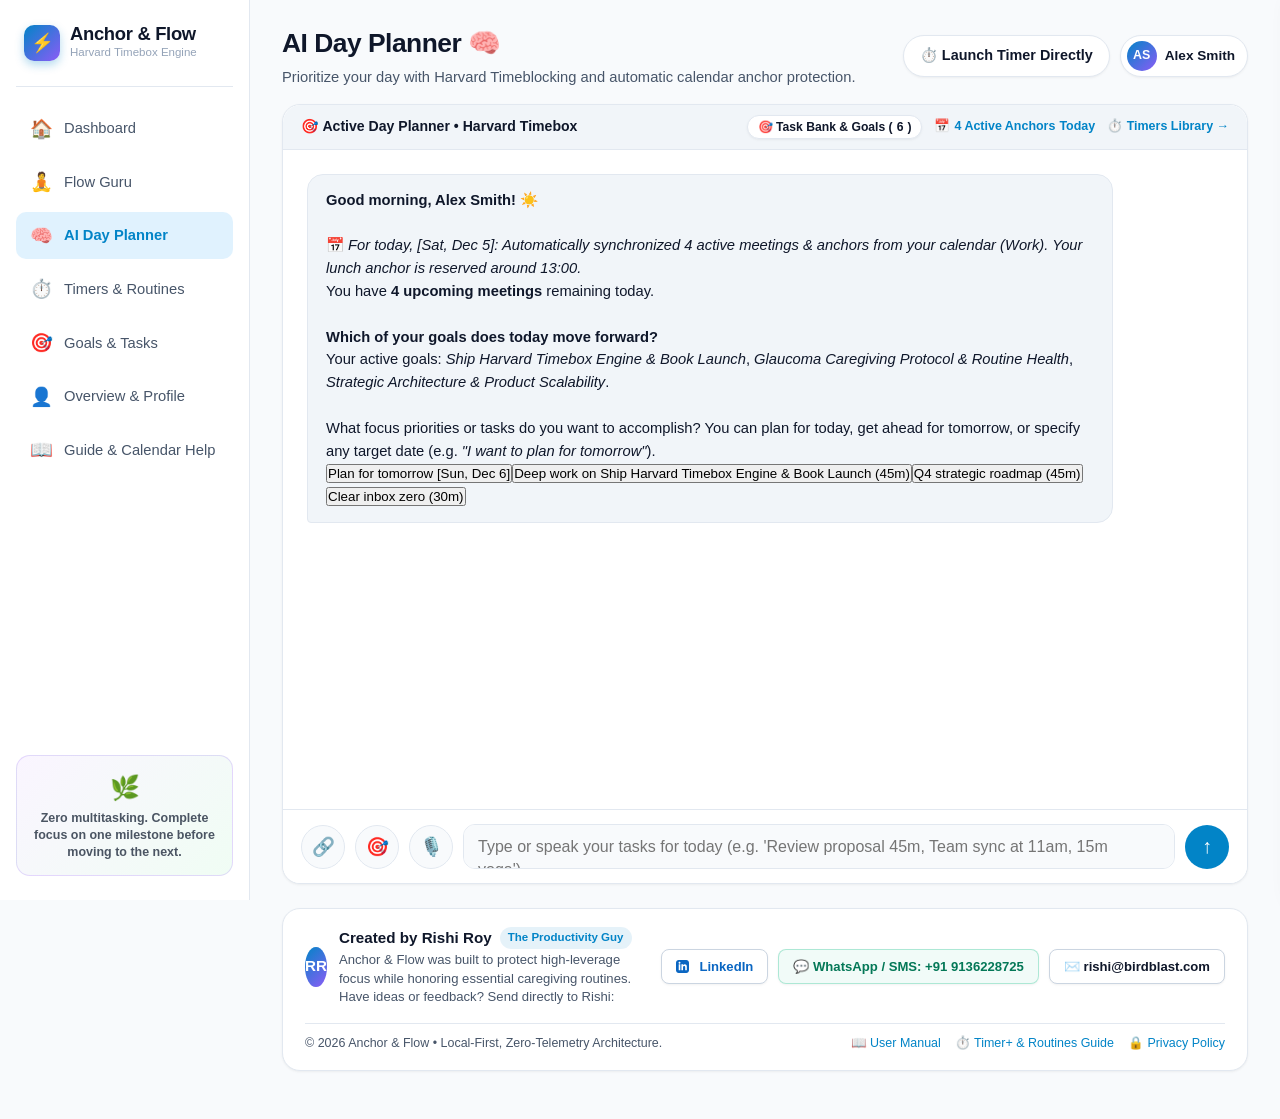
<file: planner.html>
<!DOCTYPE html>
<html lang="en">
<head>
  <meta http-equiv="Cache-Control" content="no-cache, no-store, must-revalidate" />
  <meta http-equiv="Pragma" content="no-cache" />
  <meta http-equiv="Expires" content="0" />
  <meta charset="utf-8" />
  <meta name="viewport" content="width=device-width, initial-scale=1.0, viewport-fit=cover" />
  <meta name="theme-color" content="#f8fafc" />
  <title>AI Day Planner — Anchor &amp; Flow</title>
  <meta name="description" content="Conversational AI Day Planner with automatic calendar link sync, Harvard Timeboxing, and voice typing." />
  <link rel="icon" href="data:image/svg+xml,<svg xmlns=%22http://www.w3.org/2000/svg%22 viewBox=%220 0 100 100%22><text y=%22.9em%22 font-size=%2290%22>🧠</text></svg>" />
  <link rel="stylesheet" href="css/style.css?v=20261006a" />
  <style>
    /* Full-screen planner layout adjustments */
    .planner-chat-layout {
      display: flex;
      flex-direction: column;
      height: calc(100vh - 120px);
      min-height: 580px;
      background: #ffffff;
      border: 1px solid var(--border);
      border-radius: var(--radius-card);
      box-shadow: var(--shadow-sm);
      overflow: hidden;
    }
    .planner-chat-messages {
      flex: 1;
      overflow-y: auto;
      padding: 24px;
      display: flex;
      flex-direction: column;
      gap: 16px;
      background: #ffffff;
      -webkit-overflow-scrolling: touch;
    }
    .planner-input-area {
      padding: 14px 18px;
      background: #ffffff;
      border-top: 1px solid var(--border);
      display: flex;
      align-items: flex-end;
      gap: 10px;
    }
    .chat-bubble {
      max-width: 88%;
      padding: 14px 18px;
      border-radius: 16px;
      font-size: 0.92rem;
      line-height: 1.55;
      animation: fadeIn 0.18s ease;
      word-break: break-word;
    }
    @keyframes fadeIn {
      from { opacity: 0; transform: translateY(4px); }
      to { opacity: 1; transform: translateY(0); }
    }
    .chat-bubble.bot {
      align-self: flex-start;
      background: var(--bg-card-subtle);
      color: var(--text-primary);
      border: 1px solid var(--border);
      border-bottom-left-radius: 4px;
    }
    .chat-bubble.user {
      align-self: flex-end;
      background: var(--accent-blue);
      color: #ffffff;
      border-bottom-right-radius: 4px;
      box-shadow: 0 2px 8px rgba(2, 132, 199, 0.25);
    }
    .icon-action-btn {
      width: 44px;
      height: 44px;
      border-radius: 50%;
      background: var(--bg-page);
      border: 1px solid var(--border);
      color: var(--text-secondary);
      display: flex;
      align-items: center;
      justify-content: center;
      cursor: pointer;
      font-size: 1.15rem;
      flex-shrink: 0;
      transition: all 0.12s ease;
    }
    .icon-action-btn:hover {
      background: var(--accent-blue-soft);
      color: var(--accent-blue);
      border-color: var(--accent-blue);
    }
    .icon-action-btn.recording {
      background: rgba(239, 68, 68, 0.15);
      border-color: var(--danger);
      color: var(--danger);
      animation: pulseRecord 1.2s infinite;
    }
    @keyframes pulseRecord {
      0% { transform: scale(1); box-shadow: 0 0 0 0 rgba(239, 68, 68, 0.4); }
      70% { transform: scale(1.05); box-shadow: 0 0 0 8px rgba(239, 68, 68, 0); }
      100% { transform: scale(1); box-shadow: 0 0 0 0 rgba(239, 68, 68, 0); }
    }
    .planner-textarea {
      flex: 1;
      min-height: 44px;
      max-height: 180px;
      padding: 10px 14px;
      border-radius: 12px;
      border: 1px solid var(--border);
      background: var(--bg-page);
      color: var(--text-primary);
      font-size: 16px;
      font-family: inherit;
      line-height: 1.45;
      resize: none;
      outline: none;
    }
    .planner-textarea:focus {
      border-color: var(--accent-blue);
      background: #ffffff;
      box-shadow: 0 0 0 3px rgba(2, 132, 199, 0.12);
    }
    .planner-send-btn {
      width: 44px;
      height: 44px;
      border-radius: 50%;
      background: var(--accent-blue);
      color: #ffffff;
      border: none;
      display: flex;
      align-items: center;
      justify-content: center;
      cursor: pointer;
      font-size: 1.25rem;
      font-weight: 700;
      flex-shrink: 0;
    }
  
    /* Task Bank & Goals Drawer */
    .task-bank-drawer {
      position: fixed;
      top: 0;
      right: -440px;
      width: 420px;
      max-width: 92vw;
      height: 100vh;
      background: #ffffff;
      border-left: 1px solid var(--border);
      box-shadow: -4px 0 24px rgba(0, 0, 0, 0.12);
      z-index: 99999;
      display: flex;
      flex-direction: column;
      transition: right 0.25s cubic-bezier(0.16, 1, 0.3, 1);
    }
    .task-bank-drawer.open {
      right: 0;
    }
    .task-bank-header {
      padding: 16px 20px;
      border-bottom: 1px solid var(--border);
      display: flex;
      justify-content: space-between;
      align-items: center;
      background: #ffffff;
    }
    .task-bank-body {
      flex: 1;
      overflow-y: auto;
      padding: 16px;
      display: flex;
      flex-direction: column;
      gap: 12px;
      background: var(--bg-page);
    }
    .task-bank-footer {
      padding: 14px 18px;
      border-top: 1px solid var(--border);
      background: #ffffff;
    }
    .task-bank-group {
      background: #ffffff;
      border: 1px solid var(--border);
      border-radius: 12px;
      padding: 12px;
    }
    .task-bank-item {
      display: flex;
      align-items: flex-start;
      gap: 10px;
      padding: 8px 6px;
      border-bottom: 1px solid var(--border-subtle);
      font-size: 0.85rem;
    }
    .task-bank-item:last-child {
      border-bottom: none;
    }
    .tag-project-badge {
      display: inline-flex;
      align-items: center;
      gap: 4px;
      font-size: 0.72rem;
      font-weight: 600;
      padding: 2px 7px;
      border-radius: 6px;
      background: rgba(0,0,0,0.04);
    }
    .gap-recommend-card {
      background: linear-gradient(135deg, #f0fdf4 0%, #e0f2fe 100%);
      border: 1px solid rgba(16, 185, 129, 0.35);
      border-radius: 12px;
      padding: 12px 16px;
      margin: 12px 0;
      font-size: 0.86rem;
      color: #065f46;
    }
    .critical-alert-card {
      background: rgba(239, 68, 68, 0.06);
      border-left: 4px solid #ef4444;
      border-radius: 0 10px 10px 0;
      padding: 12px 16px;
      margin: 12px 0;
      font-size: 0.86rem;
      color: #991b1b;
    }

  </style>
</head>
<body>
  <div class="app-container">
    
    <!-- Left Navigation Sidebar -->
    <aside class="app-sidebar">
      <a href="index.html" class="sidebar-logo">
        <div class="logo-badge">⚡</div>
        <div>
          <div class="logo-text-title">Anchor &amp; Flow</div>
          <div class="logo-text-sub">Harvard Timebox Engine</div>
        </div>
      </a>

      <ul class="sidebar-nav-list">
        <li class="sidebar-nav-item">
          <a href="index.html">
            <span class="sidebar-nav-icon">🏠</span>
            <span>Dashboard</span>
          </a>
        </li>
        <li class="sidebar-nav-item">
          <a href="guru.html">
            <span class="sidebar-nav-icon">🧘</span>
            <span>Flow Guru</span>
          </a>
        </li>
        <li class="sidebar-nav-item active">
          <a href="planner.html">
            <span class="sidebar-nav-icon">🧠</span>
            <span>AI Day Planner</span>
          </a>
        </li>
        <li class="sidebar-nav-item">
          <a href="timer.html">
            <span class="sidebar-nav-icon">⏱️</span>
            <span>Timers &amp; Routines</span>
          </a>
        </li>
        <li class="sidebar-nav-item">
          <a href="tasks.html">
            <span class="sidebar-nav-icon">🎯</span>
            <span>Goals &amp; Tasks</span>
          </a>
        </li>
        <li class="sidebar-nav-item">
          <a href="profile.html">
            <span class="sidebar-nav-icon">👤</span>
            <span>Overview &amp; Profile</span>
          </a>
        </li>
        <li class="sidebar-nav-item">
          <a href="guide.html">
            <span class="sidebar-nav-icon">📖</span>
            <span>Guide &amp; Calendar Help</span>
          </a>
        </li>
      </ul>

      <div class="sidebar-motivation-card">
        <span class="plant-icon">🌿</span>
        <p>Zero multitasking. Complete focus on one milestone before moving to the next.</p>
      </div>
    </aside>

    <!-- Main Viewport -->
    <main class="main-viewport">
      
      <!-- Top Header -->
      <header class="dashboard-top-header" style="margin-bottom: 16px;">
        <div class="greeting-block">
          <h1>AI Day Planner 🧠</h1>
          <p id="plannerGreetingSub">Prioritize your day with Harvard Timeblocking and automatic calendar anchor protection.</p>
        </div>

        <div class="header-action-group">
          <a href="timer.html" class="btn-secondary-launch">
            ⏱️ Launch Timer Directly
          </a>
          <a href="profile.html" class="user-profile-badge">
            <div class="avatar-small" id="plannerAvatar">AS</div>
            <span style="font-size: 0.85rem; font-weight: 600;" id="plannerUserName">Alex</span>
          </a>
        </div>
      </header>

      <!-- Big Chat Box Container -->
      <div class="planner-chat-layout">
        
        <!-- Active Planning Status & Live Calendar Anchors Bar -->
        <div style="display: flex; justify-content: space-between; align-items: center; padding: 10px 18px; background: var(--bg-card-subtle); border-bottom: 1px solid var(--border); border-top-left-radius: var(--radius-card); border-top-right-radius: var(--radius-card); flex-wrap: wrap; gap: 8px;">
          <div style="display: flex; gap: 10px; align-items: center;">
            <span style="font-size: 0.88rem; font-weight: 700; color: var(--text-primary); display: flex; align-items: center; gap: 6px;">
              🎯 Active Day Planner &bull; Harvard Timebox
            </span>
          </div>
          <div style="display: flex; align-items: center; gap: 12px;">
            <button type="button" class="btn-secondary-launch" id="btnToggleTaskBank" onclick="toggleTaskBank()" style="padding: 4px 10px; font-size: 0.76rem; display: inline-flex; align-items: center; gap: 4px;">
              🎯 Task Bank &amp; Goals (<span id="taskBankCountBadge">7</span>)
            </button>
            <div id="plannerCalStatusBadge" style="font-size: 0.78rem; font-weight: 600; color: var(--accent-blue); display: flex; align-items: center; gap: 4px;">
              📅 Anchors loading...
            </div>
            <a href="timer.html" style="font-size: 0.78rem; font-weight: 600; color: var(--accent-blue); text-decoration: none;">
              ⏱️ Timers Library &rarr;
            </a>
          </div>
        </div>
<!-- Chat Messages Stream -->
        <div class="planner-chat-messages" id="plannerChatMessages">
          <!-- Rendered dynamically -->
        </div>

        <!-- Chat Input Bar with Voice Typing -->
        <div class="planner-input-area">
          <!-- Calendar Share Link Helper -->
          <a href="profile.html" class="icon-action-btn" title="Manage Linked Calendars" style="text-decoration:none;">
            🔗
          </a>

          <!-- Voice Typing Microphone -->
          <button class="icon-action-btn" id="openTaskBankIconBtn" onclick="toggleTaskBank()" title="Open Goals &amp; Task Bank" type="button">
            🎯
          </button>
          <button class="icon-action-btn" id="plannerVoiceBtn" title="Voice Typing (Speak tasks hands-free)">
            🎙️
          </button>

          <!-- Big Textarea -->
          <textarea class="planner-textarea" id="plannerInputField" rows="1" placeholder="Type or speak your tasks for today (e.g. 'Review proposal 45m, Team sync at 11am, 15m yoga')..."></textarea>

          <!-- Send Button -->
          <button class="planner-send-btn" id="plannerSendBtn" title="Plan Day">
            &uarr;
          </button>
        </div>
      </div>

    <!-- Creator Attribution & Direct Feedback Footer Banner -->
      <footer style="margin-top: 24px; margin-bottom: 24px; padding: 18px 22px; background: #ffffff; border: 1px solid var(--border, #e2e8f0); border-radius: var(--radius-card, 16px); display: flex; flex-direction: column; gap: 14px; box-shadow: var(--shadow-sm, 0 1px 3px rgba(0,0,0,0.05));">
        <div style="display: flex; align-items: center; justify-content: space-between; flex-wrap: wrap; gap: 14px;">
          <div style="display: flex; align-items: center; gap: 12px; flex: 1; min-width: 280px;">
            <div class="avatar-small" style="width: 40px; height: 40px; font-size: 0.95rem; background: linear-gradient(135deg, #0284c7, #8b5cf6); border-radius: 50%; color: white; display: flex; align-items: center; justify-content: center; font-weight: bold;">RR</div>
            <div>
              <div style="display: flex; align-items: center; gap: 8px; flex-wrap: wrap;">
                <span style="font-size: 0.95rem; font-weight: 700; color: var(--text-primary, #1e293b);">Created by Rishi Roy</span>
                <span style="font-size: 0.72rem; background: rgba(2, 132, 199, 0.1); color: var(--accent-blue, #0284c7); padding: 2px 8px; border-radius: 9999px; font-weight: 600;">The Productivity Guy</span>
              </div>
              <p style="font-size: 0.82rem; color: var(--text-secondary, #64748b); margin-top: 2px; line-height: 1.4; margin-bottom: 0;">
                Anchor &amp; Flow was built to protect high-leverage focus while honoring essential caregiving routines. Have ideas or feedback? Send directly to Rishi:
              </p>
            </div>
          </div>

          <div style="display: flex; align-items: center; gap: 10px; flex-wrap: wrap;">
            <a href="https://www.linkedin.com/in/rishiroy/" target="_blank" rel="noopener noreferrer" class="btn-secondary-launch" style="padding: 7px 14px; font-size: 0.82rem; text-decoration: none; color: #0a66c2; border: 1px solid #cbd5e1; border-radius: 8px; background: #ffffff; display: inline-flex; align-items: center;">
              <svg width="13" height="13" viewBox="0 0 24 24" fill="currentColor" style="margin-right: 4px;"><path d="M19 0h-14c-2.761 0-5 2.239-5 5v14c0 2.761 2.239 5 5 5h14c2.762 0 5-2.239 5-5v-14c0-2.761-2.238-5-5-5zm-11 19h-3v-11h3v11zm-1.5-12.268c-.966 0-1.75-.79-1.75-1.764s.784-1.764 1.75-1.764 1.75.79 1.75 1.764-.783 1.764-1.75 1.764zm13.5 12.268h-3v-5.604c0-3.368-4-3.113-4 0v5.604h-3v-11h3v1.765c1.396-2.586 7-2.777 7 2.476v6.759z"/></svg>
              LinkedIn
            </a>
            <a href="https://wa.me/919136228725?text=Hi%20Rishi,%20feedback%20on%20Anchor%20%26%20Flow:" target="_blank" rel="noopener noreferrer" class="btn-secondary-launch" style="padding: 7px 14px; font-size: 0.82rem; text-decoration: none; color: #047857; border: 1px solid rgba(16, 185, 129, 0.3); border-radius: 8px; background: rgba(16, 185, 129, 0.06);">
              💬 WhatsApp / SMS: +91 9136228725
            </a>
            <a href="mailto:rishi@birdblast.com?subject=Feedback%20on%20Anchor%20%26%20Flow" class="btn-secondary-launch" style="padding: 7px 14px; font-size: 0.82rem; text-decoration: none; border: 1px solid #cbd5e1; border-radius: 8px; background: #ffffff; color: var(--text-primary, #1e293b);">
              ✉️ rishi@birdblast.com
            </a>
          </div>
        </div>

        <div style="width: 100%; border-top: 1px solid var(--border, #e2e8f0); padding-top: 10px; margin-top: 2px; display: flex; justify-content: space-between; align-items: center; flex-wrap: wrap; gap: 8px; font-size: 0.78rem; color: var(--text-secondary, #64748b);">
          <div>
            <span>&copy; 2026 Anchor &amp; Flow &bull; Local-First, Zero-Telemetry Architecture.</span>
          </div>
          <div style="display: flex; gap: 14px; align-items: center; flex-wrap: wrap;">
            <a href="guide.html" style="color: var(--accent-blue, #0284c7); text-decoration: none; font-weight: 500;">📖 User Manual</a>
            <a href="guide.html#timer-guide" style="color: var(--accent-blue, #0284c7); text-decoration: none; font-weight: 500;">⏱️ Timer+ &amp; Routines Guide</a>
            <a href="guide.html#privacy-policy" style="color: var(--accent-blue, #0284c7); text-decoration: none; font-weight: 500;">🔒 Privacy Policy</a>
          </div>
        </div>
      </footer>
    </main>
  </div>

    <!-- SCRIPTS -->
  <script src="js/calendar-sync.js?v=20261006a"></script>
  <script src="js/ai-engine.js?v=20261006a"></script>
  <script src="js/task-hierarchy.js?v=20261006a"></script>
  <script src="js/flow-guru.js?v=20261006a"></script>
  <script>
    // Universal HTML Sanitizer Helper
    function escapeHtml(str) {
      if (str === null || str === undefined) return '';
      return String(str)
        .replace(/&/g, '&amp;')
        .replace(/</g, '&lt;')
        .replace(/>/g, '&gt;')
        .replace(/"/g, '&quot;')
        .replace(/'/g, '&#039;');
    }

    let userProfile = getStoredProfile();
    const chatContainer = document.getElementById('plannerChatMessages');
    const inputField = document.getElementById('plannerInputField');
    const sendBtn = document.getElementById('plannerSendBtn');

    // Planning State
    let currentExtractedSchedule = null;
    let lastGeneratedPlan = null;
    let planningTargetDate = new Date(); // Defaults to today, updates on prompt
    let hasAskedForTasks = false;

    // Speech Recognition state
    let recognition = null;
    let isRecording = false;

    
    // --- TASK BANK DRAWER & GOAL INTEGRATION ---
    function toggleTaskBank() {
      const drawer = document.getElementById('taskBankDrawer');
      if (drawer) {
        drawer.classList.toggle('open');
        if (drawer.classList.contains('open')) {
          renderTaskBankDrawer();
        }
      }
    }

    function renderTaskBankDrawer() {
      if (typeof getGoalsHierarchy !== 'function') return;
      const data = getGoalsHierarchy();
      const body = document.getElementById('taskBankDrawerBody');
      const countBadge = document.getElementById('taskBankCountBadge');
      
      const pendingTasks = data.tasks.filter(t => t.status !== 'done');
      if (countBadge) countBadge.textContent = pendingTasks.length;
      if (!body) return;

      body.innerHTML = '';
      if (pendingTasks.length === 0) {
        body.innerHTML = '<div style="text-align: center; color: var(--text-muted); padding: 30px;">All tasks completed! Great job.</div>';
        return;
      }

      // Group tasks by project
      const grouped = {};
      data.projects.forEach(p => {
        grouped[p.id] = { project: p, tasks: [] };
      });

      pendingTasks.forEach(t => {
        const pId = t.projectId || 'proj-misc';
        if (!grouped[pId]) {
          grouped[pId] = {
            project: { id: pId, title: 'Miscellaneous Tasks', color: '#64748b' },
            tasks: []
          };
        }
        grouped[pId].tasks.push(t);
      });

      Object.values(grouped).forEach(grp => {
        if (grp.tasks.length === 0) return;
        const p = grp.project;
        const goal = data.goals.find(g => g.id === p.goalId);
        const goalLabel = goal ? ` &bull; 🎯 ${escapeHtml(goal.title)}` : '';

        let tasksHtml = '';
        grp.tasks.forEach(t => {
          const dueBadge = t.completedByDate ? `<span style="font-size:0.68rem; color:#64748b;">📅 Due: ${t.completedByDate}</span>` : '';
          const bneckBadge = (t.bottleneck && t.bottleneck.trim() && t.bottleneck.toLowerCase() !== 'none') ? `<div style="font-size:0.68rem; color:#b45309; background:#fffbeb; border:1px solid #fde68a; border-radius:4px; padding:1px 5px; margin-top:3px;">⚠️ ${escapeHtml(t.bottleneck)}</div>` : '';

          tasksHtml += `
            <div class="task-bank-item">
              <input type="checkbox" class="task-bank-select-chk" value="${escapeHtml(t.title)}" data-dur="${t.predictedDuration}" data-proj="${escapeHtml(p.title)}" data-due="${t.completedByDate||''}" data-bottleneck="${escapeHtml(t.bottleneck||'')}" style="margin-top: 3px; cursor: pointer;" />
              <div style="flex: 1; min-width: 0;">
                <div style="display: flex; justify-content: space-between; align-items: flex-start; gap: 6px;">
                  <strong style="color: var(--text-primary); font-size: 0.85rem; line-height: 1.3;">${escapeHtml(t.title)}</strong>
                  <span style="font-family: monospace; font-size: 0.78rem; font-weight: 700; color: var(--text-secondary); white-space: nowrap;">${t.predictedDuration}m</span>
                </div>
                ${t.notes ? `<div style="font-size: 0.74rem; color: var(--text-muted); margin-top: 2px;">${escapeHtml(t.notes)}</div>` : ''}
                <div style="display: flex; justify-content: space-between; align-items: center; margin-top: 6px;">
                  <span class="tag-project-badge" style="color: ${p.color};">
                    <span style="display:inline-block; width:6px; height:6px; border-radius:50%; background:${p.color};"></span>
                    ${escapeHtml(p.title)}
                  </span>
                  <button type="button" class="btn-secondary-launch" style="padding: 2px 8px; font-size: 0.72rem;" onclick="addSingleTaskFromBank('${escapeHtml(t.title)}', ${t.predictedDuration})">
                    + Add to Day
                  </button>
                </div>
              </div>
            </div>
          `;
        });

        body.innerHTML += `
          <div class="task-bank-group">
            <div style="display: flex; justify-content: space-between; align-items: center; margin-bottom: 8px;">
              <strong style="font-size: 0.84rem; color: var(--text-primary);">${escapeHtml(p.title)}</strong>
              <span style="font-size: 0.72rem; color: var(--text-muted);">${grp.tasks.length} tasks${goalLabel}</span>
            </div>
            ${tasksHtml}
          </div>
        `;
      });
    }

    function addSingleTaskFromBank(title, dur) {
      const input = document.getElementById('plannerInputField');
      if (input) {
        const text = `${title} ${dur}m`;
        input.value = (input.value ? input.value + ', ' : '') + text;
        autoResize();
      }
      showAppToast(`Added '${title}' to plan input!`);
    }

    function insertSelectedTasksIntoChat() {
      const checkboxes = document.querySelectorAll('.task-bank-select-chk:checked');
      if (checkboxes.length === 0) {
        showAppToast('Please select at least one task using the checkboxes.');
        return;
      }

      const selected = [];
      checkboxes.forEach(cb => {
        selected.push({
          title: cb.value,
          dur: parseInt(cb.getAttribute('data-dur'), 10) || 25,
          proj: cb.getAttribute('data-proj') || 'General',
          due: cb.getAttribute('data-due') || '',
          bottleneck: cb.getAttribute('data-bottleneck') || ''
        });
      });

      toggleTaskBank();

      // Formulate prompt as requested by user with visible table view in chat
      let promptText = "Hey, these are what I want to accomplish during the day:\n\n";
      promptText += "| Task | Folder | Est Duration | Completed-By | Bottleneck |\n";
      promptText += "| :--- | :--- | :---: | :---: | :--- |\n";
      selected.forEach(s => {
        promptText += `| ${s.title} | ${s.proj} | ${s.dur}m | ${s.due || 'Today'} | ${s.bottleneck || 'None'} |\n`;
      });
      promptText += "\nPlease fit these into my available focus windows around my meetings, and suggest 5m restorative breaks where appropriate.";

      processUserPrompt(promptText.trim());
    }


    function initPlanner() {
      userProfile = getStoredProfile();
      const userName = userProfile.userName || 'Alex';
      document.getElementById('plannerUserName').textContent = userName;
      document.getElementById('plannerAvatar').textContent = userName.split(' ').map(n=>n[0]).join('').substring(0, 2).toUpperCase() || 'AS';

      chatContainer.innerHTML = '';
      updateAnchorsStatusUI();

      const now = new Date();
      const rawEvents = userProfile.calendarEvents || [];
      const deduplicated = deduplicateCalendarEvents(rawEvents);
      const todayEvents = deduplicated.filter(e => e.isToday || e.daysFromToday === 0);

      // Split meetings into past and upcoming using splitMeetingsPastAndUpcoming
      const split = (typeof splitMeetingsPastAndUpcoming === 'function')
        ? splitMeetingsPastAndUpcoming(todayEvents, now)
        : { past: [], upcoming: todayEvents, allPastAndDone: false, pastSummaryText: 'You had no meetings earlier today.' };

      // Strictly enforce the 4 time thresholds
      const greeting = (typeof getHumanGreeting === 'function')
        ? getHumanGreeting(now)
        : (now.getHours() >= 21 || now.getHours() < 5 ? 'Good night' : now.getHours() >= 17 ? 'Good evening' : now.getHours() >= 12 ? 'Good afternoon' : 'Good morning');
      const emoji = (typeof getGreetingEmoji === 'function') ? getGreetingEmoji(greeting) : (greeting === 'Good night' ? '🌙' : '☀️');

      const calName = (userProfile.linkedCalendars && userProfile.linkedCalendars.length > 0)
        ? userProfile.linkedCalendars.map(c=>escapeHtml(c.name)).join(' &amp; ')
        : 'Work';

      const explicitSyncCopy = (typeof getFormattedSyncCopy === 'function')
        ? getFormattedSyncCopy(now, todayEvents.length, calName, userProfile.lunchTime || '13:00')
        : `For today, [${formatDayDate(now, false)}]: Automatically synchronized ${todayEvents.length} active meetings & anchors from your calendar (${calName}).`;

      const tomorrowObj = new Date(now);
      tomorrowObj.setDate(now.getDate() + 1);
      const tomorrowFormatted = (typeof formatDayDate === 'function') ? formatDayDate(tomorrowObj, true) : `[${tomorrowObj.toLocaleDateString(undefined, { weekday: 'short', month: 'short', day: 'numeric' })}]`;

      // Check living goals
      const goals = (typeof getUserGoals === 'function') ? getUserGoals() : [];
      const goalNames = goals.map(g => `<em>${escapeHtml(g.title)}</em>`).join(', ');

      if (split.allPastAndDone) {
        // Late evening state: All meetings are done
        appendBotBubble(`
          <strong>${greeting}, ${escapeHtml(userName)}! ${emoji}</strong><br/><br/>
          ${escapeHtml(split.pastSummaryText)} All meetings for today are done.<br/><br/>
          📅 <em>${escapeHtml(explicitSyncCopy)}</em><br/><br/>
          <strong>What would you like to do? Plan your evening, or plan your next day?</strong><br/>
          Your active goals right now: ${goalNames}.
        `, [
          { label: `🌅 Plan next day ${tomorrowFormatted}`, action: () => processUserPrompt(`I want to plan for tomorrow`) },
          { label: '🌙 Plan evening shutdown', action: () => openEveningQuestionModal() },
          { label: '🎯 Review my 3 goals', action: () => processUserPrompt('Show my 3 living goals') }
        ]);
      } else {
        // Normal state: Upcoming meetings exist or early in day
        const meetingLine = split.upcoming.length > 0
          ? `You have <strong>${split.upcoming.length} upcoming meetings</strong> remaining today.<br/>`
          : `You have <strong>0 remaining meetings</strong> today—a wide open canvas.<br/>`;

        appendBotBubble(`
          <strong>${greeting}, ${escapeHtml(userName)}! ${emoji}</strong><br/><br/>
          📅 <em>${escapeHtml(explicitSyncCopy)}</em><br/>
          ${meetingLine}<br/>
          <strong>Which of your goals does today move forward?</strong><br/>
          Your active goals: ${goalNames}.<br/><br/>
          What focus priorities or tasks do you want to accomplish? You can plan for today, get ahead for tomorrow, or specify any target date (e.g. <em>"I want to plan for tomorrow"</em>).
        `, [
          { label: `Plan for tomorrow ${tomorrowFormatted}`, action: () => processUserPrompt("I want to plan for tomorrow") },
          { label: `Deep work on ${goals[0] ? goals[0].title : 'Top 1 Priority'} (45m)`, action: () => processUserPrompt(`Deep work on ${goals[0] ? goals[0].title : 'Top 1 Priority'} 45m`) },
          { label: 'Q4 strategic roadmap (45m)', action: () => processUserPrompt("Q4 strategic roadmap 45m") },
          { label: 'Clear inbox zero (30m)', action: () => processUserPrompt("Clear inbox zero 30m") }
        ]);
      }

            setupVoice();
      renderTaskBankDrawer();

      // Check URL query parameters (e.g. from tasks.html "+ Plan Day" button)
      const urlParams = new URLSearchParams(window.location.search);
      if (urlParams.has('task')) {
        const preTask = urlParams.get('task');
        const preDur = urlParams.get('dur') || '25';
        setTimeout(() => {
          processUserPrompt(`${preTask} ${preDur}m`);
        }, 400);
      }
    }

    
    function minutesToTimeStr(totalMins) {
      const h = Math.floor(totalMins / 60) % 24;
      const m = totalMins % 60;
      return `${String(h).padStart(2, '0')}:${String(m).padStart(2, '0')}`;
    }

    function timeStrToMinutes(timeStr) {
      if (!timeStr) return 0;
      const parts = String(timeStr).trim().split(':');
      return (parseInt(parts[0], 10) || 0) * 60 + (parseInt(parts[1], 10) || 0);
    }

    function formatTime12(d) {
      return d.toLocaleTimeString([], { hour: 'numeric', minute: '2-digit' });
    }

    // Filters calendar events:
    // If isToday, suppresses past morning meetings if planning later in the day!
    function filterCalendarEventsByTime(events, isToday) {
      const now = new Date();
      const currentTotalMins = now.getHours() * 60 + now.getMinutes();

      return (events || []).filter(e => {
        if (!isToday) return true;
        // If event has endTime, check if it's already over by more than 15 mins
        if (e.endTime) {
          const endMins = timeStrToMinutes(e.endTime);
          return endMins >= (currentTotalMins - 15);
        }
        if (e.startTime) {
          const startMins = timeStrToMinutes(e.startTime);
          return startMins >= (currentTotalMins - 60);
        }
        return true;
      });
    }

    function updateAnchorsStatusUI() {
      const badge = document.getElementById('plannerCalStatusBadge');
      if (!badge) return;

      const rawEvents = userProfile.calendarEvents || [];
      const dedupe = deduplicateCalendarEvents(rawEvents);
      const activeAnchors = filterCalendarEventsByTime(dedupe.filter(e => e.isToday || e.daysFromToday === 0), true);

      badge.innerHTML = `📅 <strong>${activeAnchors.length} Active Anchors</strong> Today`;
    }

    function appendBotBubble(html, chips = [], engineLabel = null) {
      const bubble = document.createElement('div');
      bubble.className = 'chat-bubble bot';

      let header = '';
      if (engineLabel) {
        header = `<div style="font-size:0.72rem; color:var(--accent-blue); font-weight:700; margin-bottom:6px; display:flex; align-items:center; gap:4px;">
          <span>🧠</span> ${escapeHtml(engineLabel)}
        </div>`;
      }

      bubble.innerHTML = header + html;

      if (chips && chips.length > 0) {
        const row = document.createElement('div');
        row.className = 'quick-chips-row';
        chips.forEach(c => {
          const btn = document.createElement('button');
          btn.className = 'action-chip';
          btn.textContent = c.label;
          btn.onclick = c.action;
          row.appendChild(btn);
        });
        bubble.appendChild(row);
      }

      chatContainer.appendChild(bubble);
      chatContainer.scrollTop = chatContainer.scrollHeight;
    }

    function appendUserBubble(text) {
      const bubble = document.createElement('div');
      bubble.className = 'chat-bubble user';
      bubble.textContent = text;
      chatContainer.appendChild(bubble);
      chatContainer.scrollTop = chatContainer.scrollHeight;
    }

    // Voice Typing Setup with Reliable Stop-on-Submit
    function setupVoice() {
      const voiceBtn = document.getElementById('plannerVoiceBtn');
      const SpeechRecognition = window.SpeechRecognition || window.webkitSpeechRecognition;

      if (!SpeechRecognition) {
        voiceBtn.title = 'Voice typing supported in Chrome, Safari, and Edge';
        voiceBtn.onclick = () => showAppToast('Voice typing supported in Chrome, Safari, and Edge.');
        return;
      }

      recognition = new SpeechRecognition();
      recognition.continuous = true;
      recognition.interimResults = true;
      recognition.lang = 'en-US';

      recognition.onstart = () => {
        isRecording = true;
        voiceBtn.classList.add('recording');
        showAppToast('🎙️ Listening... Dictate your tasks');
      };

      recognition.onresult = (e) => {
        let transcript = '';
        for (let i = e.resultIndex; i < e.results.length; i++) {
          transcript += e.results[i][0].transcript;
        }
        inputField.value = (inputField.value ? inputField.value + ' ' : '') + transcript.trim();
        autoResize();
      };

      recognition.onerror = () => stopRecording();
      recognition.onend = () => stopRecording();

      voiceBtn.onclick = () => {
        if (isRecording) stopRecording();
        else {
          try { recognition.start(); } catch(err) {}
        }
      };
    }

    function stopRecording() {
      isRecording = false;
      if (recognition) {
        try { recognition.stop(); } catch(e) {}
      }
      const voiceBtn = document.getElementById('plannerVoiceBtn');
      if (voiceBtn) voiceBtn.classList.remove('recording');
    }

    function autoResize() {
      inputField.style.height = 'auto';
      inputField.style.height = Math.min(inputField.scrollHeight, 180) + 'px';
    }
    inputField.addEventListener('input', autoResize);

    // Date Parser for Prompts like "6th February, tomorrow" or "tomorrow" or "Feb 6"
    function parseTargetDateFromPrompt(text) {
      const now = new Date();
      const lower = (text || '').toLowerCase();

      // Explicit Month and Day (e.g. "6th February", "Feb 6", "6 Feb")
      const mMatch = lower.match(/(\d{1,2})(?:st|nd|rd|th)?\s+(january|february|march|april|may|june|july|august|september|october|november|december|jan|feb|mar|apr|may|jun|jul|aug|sep|oct|nov|dec)/i);
      const mMatch2 = lower.match(/(january|february|march|april|may|june|july|august|september|october|november|december|jan|feb|mar|apr|may|jun|jul|aug|sep|oct|nov|dec)\s+(\d{1,2})(?:st|nd|rd|th)?/i);

      if (mMatch || mMatch2) {
        const day = parseInt((mMatch ? mMatch[1] : mMatch2[2]), 10);
        const monthStr = (mMatch ? mMatch[2] : mMatch2[1]).toLowerCase();
        const months = ['jan', 'feb', 'mar', 'apr', 'may', 'jun', 'jul', 'aug', 'sep', 'oct', 'nov', 'dec'];
        const monthIdx = months.findIndex(m => monthStr.startsWith(m));
        if (monthIdx > -1 && day >= 1 && day <= 31) {
          let year = now.getFullYear();
          return new Date(year, monthIdx, day, 9, 0, 0);
        }
      }

      if (/\btomorrow\b/i.test(lower)) {
        const d = new Date(now);
        d.setDate(d.getDate() + 1);
        return d;
      }

      return now;
    }

    // Main Prompt Processor
    async function processUserPrompt(text) {
      stopRecording();

      const val = (text || inputField.value || '').trim();
      if (!val) return;
      inputField.value = '';
      inputField.style.height = 'auto';
      appendUserBubble(val);

      // Check if user provided lunch time in prompt
      if (/lunch|meal/i.test(val)) {
        const m = val.match(/lunch\s+(?:at|around)?\s*(\d{1,2}(?::\d{2})?\s*(?:am|pm)?)/i);
        if (m) {
          userProfile.lunchTime = m[1];
          saveStoredProfile(userProfile);
        }
      }

      // 1. Check for Conversational Edit Commands on Existing Active Plan
      if (currentExtractedSchedule && currentExtractedSchedule.length > 0) {
        if (/swap\s*(?:top\s*)?(?:1|one)\s*(?:and|with|&)\s*(?:top\s*)?(?:2|two)/i.test(val) || /swap\s*priorities/i.test(val)) {
          swapTopPriorities();
          return;
        }

        const elevateMatch = val.match(/(?:make|set|promote)\s+(?:task\s+)?(\d+)\s+(?:as\s+)?(?:top\s*1|priority\s*1|#1)/i);
        if (elevateMatch) {
          const taskNum = parseInt(elevateMatch[1], 10);
          promoteTaskToTop1(taskNum);
          return;
        }

        const durMatch = val.match(/(?:change|set|make)\s+(?:task\s+)?(\d+)\s+(?:to\s+|duration\s+)?(\d+)\s*(?:m|min|mins|minutes)/i);
        if (durMatch) {
          const taskNum = parseInt(durMatch[1], 10);
          const newDur = parseInt(durMatch[2], 10);
          changeTaskDurationByChat(taskNum, newDur);
          return;
        }

        const delMatch = val.match(/(?:delete|remove)\s+(?:task\s+)?(\d+)/i);
        if (delMatch) {
          const taskNum = parseInt(delMatch[1], 10);
          deleteTaskByChat(taskNum);
          return;
        }

        const addMatch = val.match(/^add\s+(?:task\s+)?(.+)/i);
        if (addMatch && !val.includes('\n')) {
          addTaskByChat(addMatch[1]);
          return;
        }

        if (/^(?:looks\s+good|lock\s+it\s+in|save\s+(?:to\s+)?timers|confirm|perfect|all\s+good|save)$/i.test(val)) {
          saveScheduleToTimersLibrary(true);
          return;
        }
      }

      // 2. Check for Date Intent & Conversational Opener
      const parsedTasks = parseUserTasks(val);
      const isDateOpener = /^(?:i\s+(?:want|need|would\s+like)\s+to\s+plan|plan\s+for|can\s+you\s+help\s+me\s+plan|let'?s\s+plan|planning\s+for|plan\s+my\s+day)/i.test(val) ||
        (val.split(' ').length <= 8 && /tomorrow|february|today|monday|tuesday|wednesday|thursday|friday|saturday|sunday/i.test(val));

      // If user is just stating when they want to plan (e.g. "I want to plan for 6th February, tomorrow") without listing tasks:
      if (isDateOpener && parsedTasks.length === 0) {
        planningTargetDate = parseTargetDateFromPrompt(val);
        hasAskedForTasks = true;

        const now = new Date();
        const isToday = planningTargetDate.toDateString() === now.toDateString();
        const dateFormatted = planningTargetDate.toLocaleDateString(undefined, { weekday: 'short', month: 'short', day: 'numeric' });

        // Retrieve calendar anchors for that specific date
        const targetStr = `${planningTargetDate.getFullYear()}-${String(planningTargetDate.getMonth()+1).padStart(2,'0')}-${String(planningTargetDate.getDate()).padStart(2,'0')}`;
        const rawEvents = userProfile.calendarEvents || [];
        const dedupe = deduplicateCalendarEvents(rawEvents);
        
        let targetAnchors = dedupe.filter(e => {
          if (isToday) return (e.isToday || e.daysFromToday === 0);
          return e.dateStr === targetStr || e.relativeDay === 'Tomorrow';
        });

        if (isToday) {
          targetAnchors = filterCalendarEventsByTime(targetAnchors, true);
        }

        let calReport = '';
        const tomorrowDateObj = new Date(now);
        tomorrowDateObj.setDate(now.getDate() + 1);
        const isPlanningTomorrow = planningTargetDate.toDateString() === tomorrowDateObj.toDateString();

        if (targetAnchors.length > 0) {
          calReport = `I checked your calendar for ${formatDayDate(planningTargetDate, true)}: found <strong>${targetAnchors.length} scheduled anchors</strong>:<br/>` +
            targetAnchors.map(a => `• <strong>${escapeHtml(a.title)}</strong> (${a.startTime}-${a.endTime || ''})`).join('<br/>');
        } else {
          if (isPlanningTomorrow && typeof getTomorrowZeroMeetingsCopy === 'function') {
            calReport = `<strong>${getTomorrowZeroMeetingsCopy(planningTargetDate)}</strong>`;
          } else {
            calReport = `You have <strong>0 meetings on ${formatDayDate(planningTargetDate, true)}</strong>—a clean canvas for deep focus!`;
          }
        }

        // Try LLM for dynamic chatbot reply if available
        let botResponse = null;
        try {
          const sysPrompt = `You are an elite executive Harvard Timeboxing assistant. The user wants to plan for ${dateFormatted} (${isToday ? 'Today' : 'Upcoming date'}). Local time is ${now.getHours()}:${now.getMinutes()}. Calendar status: ${targetAnchors.length} meetings. Respond conversationally, acknowledge the date, mention their calendar status, and warmly ask what their top 3 priorities or tasks are. Keep it concise, friendly, and professional.`;
          const aiRes = await executeMultiTierAi(sysPrompt, val);
          if (aiRes && aiRes.content) {
            appendBotBubble(aiRes.content, [
              { label: 'Deep work sprint (45m)', action: () => processUserPrompt('Deep work sprint 45m') },
              { label: 'Strategic review (45m)', action: () => processUserPrompt('Strategic review 45m') },
              { label: 'Clear inbox zero (30m)', action: () => processUserPrompt('Clear inbox zero 30m') }
            ], aiRes.engine);
            return;
          }
        } catch(e) {}

        // Local intelligent heuristic fallback
        appendBotBubble(`
          Oh, okay! Let's get ahead and plan for <strong>${dateFormatted}</strong>. 🌅<br/><br/>
          ${calReport}<br/><br/>
          👉 <strong>What are the top three things you want to do?</strong><br/>
          Dictate via 🎙️ or type your tasks below, and I'll map out your prioritized Harvard Timebox schedule!
        `, [
          { label: '1. Proposal deck 45m, 2. Team sync, 3. Review log', action: () => processUserPrompt('1. Proposal deck 45m, 2. Team sync 30m, 3. Review log 15m') },
          { label: 'Deep work sprint (45m)', action: () => processUserPrompt('Deep work sprint 45m') },
          { label: 'Clear inbox zero (30m)', action: () => processUserPrompt('Clear inbox zero 30m') }
        ], 'Local Heuristics Engine');
        return;
      }

      // 3. User Provided Actionable Tasks: Synthesize Harvard Timebox Plan
      const detectedDate = parseTargetDateFromPrompt(val);
      if (detectedDate.toDateString() !== new Date().toDateString()) {
        planningTargetDate = detectedDate;
      }

      const now = new Date();
      const isToday = planningTargetDate.toDateString() === now.toDateString();
      const dateFormatted = planningTargetDate.toLocaleDateString(undefined, { weekday: 'short', month: 'short', day: 'numeric' });

      appendBotBubble(`<em>🤖 Synthesizing your Harvard Timebox for ${dateFormatted}, protecting calendar anchors, and isolating Top 3 Pareto priorities...</em>`);

      // Attempt LLM execution for deep task synthesis if configured
      let llmGuidance = null;
      let engineName = 'Local Smart Engine';

      try {
        const sysPrompt = `You are an executive Harvard Timeboxing architect. Local time is ${now.getHours()}:${now.getMinutes()}. Planning for ${dateFormatted}. Analyze user tasks, prioritize the vital 20% high leverage items into Top 1, Top 2, Top 3, and provide brief executive strategic advice.`;
        const aiRes = await executeMultiTierAi(sysPrompt, val);
        if (aiRes && aiRes.content) {
          llmGuidance = aiRes.content;
          engineName = aiRes.engine;
        }
      } catch(e) {}

      setTimeout(() => {
        const plan = generateHarvardSchedule(val, planningTargetDate);
        lastGeneratedPlan = plan;
        renderScheduleCard(plan, planningTargetDate, llmGuidance, engineName);
      }, 300);
    }

    // Cleanly parses multiline, numbered, bulleted, table view, or natural language tasks
    function parseUserTasks(input) {
      const tasks = [];
      if (!input || typeof input !== 'string') return tasks;

      // 1. Check if input contains Markdown table rows (| Task | Duration | ...)
      const lines = input.replace(/\r\n|\r/g, '\n').split('\n');
      const tableRows = lines.filter(l => l.trim().startsWith('|') && l.trim().endsWith('|'));

      if (tableRows.length >= 2) {
        tableRows.forEach(row => {
          const cells = row.split('|').map(c => c.trim()).filter(Boolean);
          if (cells.length === 0) return;
          if (cells.some(c => /^(?:task|duration|folder|completed-by|bottleneck|:---|-+)$/i.test(c))) return;

          const title = cells[0];
          let dur = 25;
          cells.forEach(c => {
            const m = c.match(/(\d+)\s*(?:m|min|mins|minutes)\b/i);
            if (m) dur = parseInt(m[1], 10);
          });
          if (title && title.length > 1 && !/^(?:task|name)$/i.test(title)) {
            tasks.push({
              shortName: title.charAt(0).toUpperCase() + title.slice(1),
              duration: dur,
              notes: getSmartNotes(title)
            });
          }
        });
        if (tasks.length > 0) return tasks;
      }

      // 2. Normal natural language parsing
      lines.forEach(line => {
        let cleanLine = line.trim();
        if (!cleanLine) return;

        // Strip leading conversational greetings and preamble
        cleanLine = cleanLine.replace(/^(?:hey|hi|hello|good\s+morning|good\s+afternoon|good\s+evening)[,\s!]+/i, '');
        cleanLine = cleanLine.replace(/^(?:i\s+(?:want|need|would\s+like)\s+to\s+(?:accomplish|do|plan|focus\s+on)(?:\s+this\s+task)?(?:\s+today|\s+tomorrow)?[:\s]+)/i, '');
        cleanLine = cleanLine.replace(/^(?:here\s+(?:is|are)\s+(?:the\s+tasks?|what\s+i\s+(?:want|need)\s+to\s+(?:accomplish|do))[:\s]+)/i, '');
        cleanLine = cleanLine.replace(/^(?:my\s+tasks?\s+(?:for\s+today|for\s+tomorrow)?[:\s]+)/i, '');
        cleanLine = cleanLine.replace(/^(?:please\s+plan\s+(?:my\s+day|today|tomorrow)?[:\s]+)/i, '');

        // Skip line if it was just a header ending in colon
        if (/:$/.test(cleanLine) || /^(?:tasks|agenda|plan|schedule|to-do|todo)$/i.test(cleanLine)) return;

        const hasBulletOrNum = /^\s*(?:[-*•]|\d+[\.\)])/.test(cleanLine);
        let stripped = cleanLine.replace(/^\s*(?:[-*•]|\d+[\.\)])\s*/, '').trim();

        const subClauses = hasBulletOrNum ? [stripped] : stripped.split(/[,;](?=\s*[A-Z0-9a-z])/).map(s => s.trim()).filter(Boolean);

        subClauses.forEach(clause => {
          let cleaned = clause.trim();
          // Discard conversational filler words
          if (/^(?:hey|hi|hello|please|thanks|thank\s+you|okay|ok|today|tomorrow|tasks?|plan|day)$/i.test(cleaned)) return;
          // Strip lingering intent text
          cleaned = cleaned.replace(/^(?:i\s+want\s+to\s+accomplish(?:\s+this\s+task)?(?:\s+today)?[:\s]+)/i, '');

          let dur = userProfile.preferredFocusDuration || 45;
          const hourMatch = cleaned.match(/(\d+(?:\.\d+)?)\s*(?:hr|hrs|hour|hours)\b/i);
          const minMatch = cleaned.match(/(\d+)\s*(?:min|mins|minutes|m\b)/i);

          if (hourMatch) {
            dur = Math.round(parseFloat(hourMatch[1]) * 60);
            cleaned = cleaned.replace(/(\d+(?:\.\d+)?)\s*(?:hr|hrs|hour|hours)\b/gi, '');
          } else if (minMatch) {
            dur = parseInt(minMatch[1], 10);
            cleaned = cleaned.replace(/(\d+)\s*(?:min|mins|minutes|m\b)/gi, '');
          } else if (typeof predictTaskDuration === 'function') {
            const pred = predictTaskDuration(cleaned);
            dur = pred.duration;
          }

          cleaned = cleaned
            .replace(/\(\s*\)/g, '')
            .replace(/\b(?:for\s+about|for\s+around|taking\s+around|taking\s+about)\b/gi, '')
            .replace(/\bfor\s+(?=\s*\d+)/gi, '')
            .replace(/\s+/g, ' ')
            .trim();

          if (cleaned.length > 2) {
            tasks.push({
              shortName: cleaned.charAt(0).toUpperCase() + cleaned.slice(1),
              duration: dur,
              notes: getSmartNotes(cleaned)
            });
          }
        });
      });

      return tasks;
    }

    function generateHarvardSchedule(input, targetDate = new Date()) {
      const now = new Date();
      const isToday = targetDate.toDateString() === now.toDateString();

      const rawEvents = userProfile.calendarEvents || [];
      const dedupeAnchors = deduplicateCalendarEvents(rawEvents);

      const targetY = targetDate.getFullYear();
      const targetM = targetDate.getMonth();
      const targetD = targetDate.getDate();
      const targetStr = `${targetY}-${String(targetM + 1).padStart(2, '0')}-${String(targetD).padStart(2, '0')}`;

      // Filter anchors strictly for target day
      let dayAnchors = dedupeAnchors.filter(ev => {
        if (isToday) {
          return ev.dateStr === targetStr || ev.isToday === true || ev.sourceType === 'routine';
        } else {
          return ev.dateStr === targetStr;
        }
      });

      // TIME-AWARE FILTERING FOR TODAY:
      // If planning for today in the evening (e.g. 7:30 PM), past morning meetings must NOT be shown!
      if (isToday) {
        dayAnchors = filterCalendarEventsByTime(dayAnchors, true);
      }

      const items = [];

      // Add Calendar Anchors
      dayAnchors.forEach(a => {
        items.push({
          id: 'anchor-' + (items.length + 1),
          shortName: a.title,
          duration: a.duration || 30,
          isAnchor: true,
          startTime: a.startTime,
          notes: a.isDeduplicated ? `Deduplicated Anchor: ${a.dedupeNote}` : `Calendar Anchor (${a.startTime})`
        });
      });

      // Add User Tasks parsed cleanly & match with Goals Hierarchy
      const parsedTasks = parseUserTasks(input);
      const hierarchy = (typeof getGoalsHierarchy === 'function') ? getGoalsHierarchy() : { goals: [], projects: [], tasks: [] };

      // Chronological Focus Packing & Gap Detection
      dayAnchors.sort((a, b) => timeStrToMinutes(a.startTime) - timeStrToMinutes(b.startTime));

      let currentMin = 540; // 09:00 AM work start default
      if (isToday) {
        const nowMins = now.getHours() * 60 + now.getMinutes() + 5;
        if (nowMins > currentMin) currentMin = Math.min(1080, nowMins);
      }

      // Compute open gap blocks between anchors
      const gaps = [];
      let cursor = currentMin;
      dayAnchors.forEach(a => {
        const aStart = timeStrToMinutes(a.startTime);
        const aEnd = aStart + (a.duration || 30);
        if (aStart > cursor) {
          gaps.push({ start: cursor, end: aStart, duration: aStart - cursor, nextAnchor: a });
        }
        cursor = Math.max(cursor, aEnd);
      });
      if (cursor < 1080) { // Up to 18:00
        gaps.push({ start: cursor, end: 1080, duration: 1080 - cursor, nextAnchor: null });
      }

      parsedTasks.forEach(t => {
        // Link with project and goal if title matches
        let projectTitle = 'Direct Focus';
        let projectColor = '#0284c7';
        let goalTitle = null;

        const matchedTask = hierarchy.tasks.find(ht => ht.title.toLowerCase().includes(t.shortName.toLowerCase()) || t.shortName.toLowerCase().includes(ht.title.toLowerCase()));
        if (matchedTask) {
          const proj = hierarchy.projects.find(p => p.id === matchedTask.projectId);
          if (proj) {
            projectTitle = proj.title;
            projectColor = proj.color || '#0284c7';
            const goal = hierarchy.goals.find(g => g.id === proj.goalId);
            if (goal) goalTitle = goal.title;
          }
        }

        // Fit task into first available gap
        let assignedStart = '--:--';
        for (const g of gaps) {
          if (g.duration >= t.duration) {
            assignedStart = minutesToTimeStr(g.start);
            g.start += t.duration;
            g.duration -= t.duration;
            // If remaining time before next meeting is 5-10m, note a break
            if (g.nextAnchor && g.duration >= 5 && g.duration <= 15) {
              t.notes += ` (5m restorative break before ${g.nextAnchor.title})`;
            }
            break;
          }
        }

        items.push({
          id: items.length + 1,
          shortName: t.shortName,
          duration: t.duration,
          isAnchor: false,
          startTime: assignedStart,
          projectTitle,
          projectColor,
          goalTitle,
          notes: t.notes
        });
      });

      // Rank Tasks & Assign Top 3 Pareto Priorities
      let rank = 1;
      items.forEach(it => {
        if (!it.isAnchor && rank <= 3) {
          it.priorityRank = rank;
          rank++;
        }
      });

      // Evaluate Critical Goal Safeguard
      const plannedTitles = parsedTasks.map(t => t.shortName);
      const missingCritical = (typeof getCriticalGoalsMissing === 'function') ? getCriticalGoalsMissing(plannedTitles) : [];

      // Evaluate Gap-Filler Opportunities
      const gapOpportunities = [];
      gaps.forEach(g => {
        if (g.duration >= 20) {
          const cands = (typeof findTasksForGap === 'function') ? findTasksForGap(g.duration) : [];
          if (cands.length > 0) {
            const candProj = hierarchy.projects.find(p => p.id === cands[0].projectId) || { title: 'Focus Task' };
            gapOpportunities.push({
              gapStart: minutesToTimeStr(g.start),
              gapEnd: minutesToTimeStr(g.end),
              gapMins: g.duration,
              suggestedTask: cands[0],
              projectTitle: candProj.title
            });
          }
        }
      });

      return { items, dayAnchors, parsedTasks, missingCritical, gapOpportunities };
    }

    function getSmartNotes(name) {
      if (/proposal|deck|code|architecture|model|review/i.test(name)) return 'Single-task deep work sprint; silence notifications';
      if (/eye\s*drops/i.test(name)) return 'Carefully administer prescribed drops; rest vision 60s';
      if (/yoga|stretch|walk/i.test(name)) return 'Gentle floor mobility to down-regulate nervous system';
      if (/inbox|email/i.test(name)) return 'Triage messages rapidly; protect high-energy focus for Top 1';
      return 'Dedicated focus block; maintain single-task momentum';
    }

    // Render Harvard Timebox with In-Place Editable Table & Verification Dialogue
    function renderScheduleCard(plan, targetDate = new Date(), llmGuidance = null, engineName = 'Local Smart Engine') {
      const { items, dayAnchors, parsedTasks, missingCritical, gapOpportunities } = plan;

      // Evaluate Living Goal Alignment
      const goals = (typeof getUserGoals === 'function') ? getUserGoals() : [];
      const userTasksOnly = items.filter(it => !it.isAnchor);
      const goalAlign = (typeof evaluateGoalAlignment === 'function')
        ? evaluateGoalAlignment(userTasksOnly, goals)
        : { hasAlignment: true, topGoal: goals[0] };

      let coachCallouts = '';
      if (!goalAlign.hasAlignment && userTasksOnly.length > 0) {
        coachCallouts += `
          <div style="background: rgba(239, 68, 68, 0.08); border-left: 4px solid #ef4444; padding: 12px 16px; border-radius: 8px; margin-bottom: 14px; font-size: 0.86rem; color: #991b1b;">
            <strong>⚠️ Flow Guru Goal Check:</strong> This plan doesn't move any of your three goals (${goals.map(g=>escapeHtml(g.title)).join(', ')}). Is it the right thing today?
          </div>
        `;
      }

      // Check Peak Window Clash (9:00 - 12:00)
      const peakClashes = items.filter(it => {
        const sm = timeStrToMinutes(it.startTime);
        return it.isAnchor && sm >= 540 && sm < 720;
      });
      if (peakClashes.length > 0) {
        coachCallouts += `
          <div style="background: rgba(245, 158, 11, 0.08); border-left: 4px solid #f59e0b; padding: 12px 16px; border-radius: 8px; margin-bottom: 14px; font-size: 0.86rem; color: #92400e;">
            <strong>🛑 Flow Guru Peak Pushback:</strong> '${escapeHtml(peakClashes[0].shortName)}' sits in your 9–12 peak. I'd move it to the 13:00–15:00 afternoon dip to protect your hardest thinking.
          </div>
        `;
      } else if (goalAlign.topGoal) {
        coachCallouts += `
          <div style="background: rgba(16, 185, 129, 0.08); border-left: 4px solid #10b981; padding: 12px 16px; border-radius: 8px; margin-bottom: 14px; font-size: 0.86rem; color: #065f46;">
            <strong>🎯 High-Leverage Recommendation:</strong> Shield 90 minutes in your 9–12 morning peak exclusively for <em>${escapeHtml(goalAlign.topGoal.title)}</em>.
          </div>
        `;
      }

      // Critical Goal Safeguard Alert Banner
      if (missingCritical && missingCritical.length > 0) {
        missingCritical.forEach(mc => {
          const cand = mc.suggestedTasks && mc.suggestedTasks.length > 0 ? mc.suggestedTasks[0] : null;
          coachCallouts += `
            <div class="critical-alert-card">
              <div style="display: flex; justify-content: space-between; align-items: flex-start; gap: 10px; flex-wrap: wrap;">
                <div>
                  <strong>⚠️ Critical Goal Alert:</strong> Your critical goal <em>"${escapeHtml(mc.goal.title)}"</em> has no focus blocks scheduled today.
                  ${cand ? `<br/><span style="font-size: 0.8rem; color: #7f1d1d;">Flow Guru suggests slotting in <strong>"${escapeHtml(cand.title)}"</strong> (${cand.predictedDuration}m) to advance your core vision.</span>` : ''}
                </div>
                ${cand ? `<button type="button" class="btn-primary-launch" style="padding: 4px 10px; font-size: 0.74rem; background: #b91c1c;" onclick="processUserPrompt('Add ${escapeHtml(cand.title)} ${cand.predictedDuration}m')">+ Add to Day</button>` : ''}
              </div>
            </div>
          `;
        });
      }

      // Focus Gap Maximizer & Restorative Break Suggestion Banner
      if (gapOpportunities && gapOpportunities.length > 0) {
        const opp = gapOpportunities[0];
        coachCallouts += `
          <div class="gap-recommend-card">
            <div style="display: flex; justify-content: space-between; align-items: flex-start; gap: 10px; flex-wrap: wrap;">
              <div>
                <strong>💡 Focus Gap Maximizer:</strong> You have an open <strong>${opp.gapMins}-minute window</strong> (${opp.gapStart}–${opp.gapEnd}).
                Flow Guru suggests taking a <strong>5-minute decompression break</strong> and slotting in <strong>"${escapeHtml(opp.suggestedTask.title)}"</strong> (${opp.suggestedTask.predictedDuration}m) from <em>${escapeHtml(opp.projectTitle)}</em>.
              </div>
              <button type="button" class="btn-primary-launch" style="padding: 4px 10px; font-size: 0.74rem;" onclick="processUserPrompt('Add ${escapeHtml(opp.suggestedTask.title)} ${opp.suggestedTask.predictedDuration}m')">+ Slot into ${opp.gapMins}m Gap</button>
            </div>
          </div>
        `;
      }
      currentExtractedSchedule = items;
      let totalMins = items.reduce((sum, it) => sum + it.duration, 0);

      const formattedDate = targetDate.toLocaleDateString(undefined, { weekday: 'short', month: 'short', day: 'numeric' });
      const isToday = targetDate.toDateString() === new Date().toDateString();

      // Identify Top 3 Tasks for Executive Briefing
      const topTasks = items.filter(it => !it.isAnchor && it.priorityRank);
      const top1 = topTasks.find(t => t.priorityRank === 1);
      const top2 = topTasks.find(t => t.priorityRank === 2);
      const top3 = topTasks.find(t => t.priorityRank === 3);

      let rowsHtml = '';
      items.forEach((it, idx) => {
        if (it.isAnchor) {
          // Calendar Anchor (Protected Row)
          rowsHtml += `
            <tr style="background: rgba(59, 130, 246, 0.04); border-left: 3px solid #3b82f6;">
              <td style="color:var(--text-muted); font-size:0.8rem;">${idx + 1}</td>
              <td><span class="tag-anchor">Anchor</span></td>
              <td><span style="font-size:0.75rem; color:#2563eb; font-weight:600;">🔒 Fixed</span></td>
              <td><strong style="color:var(--text-primary); font-size:0.9rem;">${escapeHtml(it.shortName)}</strong></td>
              <td style="font-family:monospace; font-size:0.88rem;">${it.duration}m</td>
              <td style="font-family:monospace; color:var(--accent-blue); font-size:0.88rem; font-weight:600;">${it.startTime || '--:--'}</td>
              <td><span style="font-size:0.82rem; color:var(--text-secondary);">${escapeHtml(it.notes)}</span></td>
              <td style="text-align:center; color:var(--text-muted);">&mdash;</td>
            </tr>
          `;
        } else {
          // Editable User Task Row
          const pVal = it.priorityRank ? String(it.priorityRank) : '0';
          rowsHtml += `
            <tr>
              <td style="color:var(--text-muted); font-size:0.8rem;">${idx + 1}</td>
              <td><span class="tag-task">Task</span></td>
              <td>
                <select class="plan-priority-select pri-${pVal}" onchange="updatePlanTaskPriority(${idx}, this.value)">
                  <option value="1" ${pVal==='1'?'selected':''}>⭐ Top 1</option>
                  <option value="2" ${pVal==='2'?'selected':''}>⭐ Top 2</option>
                  <option value="3" ${pVal==='3'?'selected':''}>⭐ Top 3</option>
                  <option value="0" ${pVal==='0'?'selected':''}>&mdash; Normal</option>
                </select>
              </td>
              <td>
                <div style="display:flex; flex-direction:column; gap:3px;">
                  <input type="text" class="plan-edit-input" value="${escapeHtml(it.shortName)}" onchange="updatePlanTaskTitle(${idx}, this.value)" title="Click to rename task" />
                  ${it.projectTitle ? `<span class="tag-project-badge" style="color:${it.projectColor || '#0284c7'}; align-self:flex-start;"><span style="display:inline-block;width:5px;height:5px;border-radius:50%;background:${it.projectColor || '#0284c7'};"></span>${escapeHtml(it.projectTitle)}</span>` : ''}
                </div>
              </td>
              <td>
                <div style="display:flex; align-items:center; gap:4px;">
                  <input type="number" class="plan-edit-dur" min="5" max="240" step="5" value="${it.duration}" onchange="updatePlanTaskDuration(${idx}, this.value)" title="Change duration (mins)" />
                  <span style="font-size:0.8rem; color:var(--text-secondary);">m</span>
                </div>
              </td>
              <td style="font-family:monospace; color:${it.startTime && it.startTime !== '--:--' ? 'var(--accent-blue)' : 'var(--text-muted)'}; font-size:0.88rem; font-weight:600;">${it.startTime || '--:--'}</td>
              <td>
                <input type="text" class="plan-edit-input" style="font-size:0.8rem; font-weight:normal;" value="${escapeHtml(it.notes || '')}" onchange="updatePlanTaskNotes(${idx}, this.value)" placeholder="Focus note..." />
              </td>
              <td style="text-align:center;">
                <button class="btn-table-del" onclick="deletePlanTask(${idx})" title="Delete Task">&times;</button>
              </td>
            </tr>
          `;
        }
      });

      // Run Flow Guru Audits
      const calAudit = auditCalendarSchedule(dayAnchors, userProfile);

      let executiveBriefingHtml = `
        <div style="background: linear-gradient(135deg, #f0fdf4 0%, #e0f2fe 100%); border: 1px solid rgba(16, 185, 129, 0.3); border-radius: 12px; padding: 14px 16px; margin-bottom: 14px;">
          <div style="display: flex; align-items: center; justify-content: space-between; margin-bottom: 8px;">
            <div style="display: flex; align-items: center; gap: 8px;">
              <span style="font-size: 1.3rem;">🧘</span>
              <strong style="font-size: 0.95rem; color: #065f46;">Harvard Timebox Blueprint &bull; ${formattedDate}</strong>
            </div>
            <span style="font-size: 0.74rem; background: rgba(16, 185, 129, 0.2); color: #047857; padding: 2px 8px; border-radius: 9999px; font-weight: 700;">
              Score: ${calAudit.healthScore}/100 &bull; ${calAudit.statusLabel}
            </span>
          </div>
          <div style="font-size: 0.86rem; color: #1e293b; line-height: 1.5;">
            I have analyzed your tasks and structured them around your <strong>${dayAnchors.length} calendar anchors</strong> for <strong>${formattedDate}</strong>.
            Applying Pareto's 80/20 Law, here are the tentative Top 3 Priorities:
            <ul style="margin: 6px 0 8px 18px; padding: 0;">
              ${top1 ? `<li><strong>Top 1 Priority:</strong> ${escapeHtml(top1.shortName)} (${top1.duration}m) — <em>Peak leverage sprint</em></li>` : ''}
              ${top2 ? `<li><strong>Top 2 Priority:</strong> ${escapeHtml(top2.shortName)} (${top2.duration}m) — <em>Core milestone completion</em></li>` : ''}
              ${top3 ? `<li><strong>Top 3 Priority:</strong> ${escapeHtml(top3.shortName)} (${top3.duration}m) — <em>High-impact deliverable</em></li>` : ''}
            </ul>
            ${llmGuidance ? `<div style="background:rgba(255,255,255,0.8); border-left:3px solid #7c3aed; padding:6px 10px; margin:6px 0; border-radius:4px; font-size:0.83rem;"><strong>AI Strategy Note:</strong> ${escapeHtml(llmGuidance)}</div>` : ''}
            <div style="background:rgba(255,255,255,0.7); border:1px solid rgba(16,185,129,0.25); border-radius:8px; padding:8px 12px; margin-top:8px;">
              <strong>👉 Double-Check with You:</strong> Do these 3 reflect your highest leverage outcomes?
              You can edit tasks or swap priorities directly in the table below, or tell me in chat (e.g. <em>"Swap 1 and 2"</em> or <em>"Make task 3 my #1 priority"</em>).
            </div>
          </div>
        </div>
      `;

      const card = `
        <div class="schedule-review-wrap">
          ${executiveBriefingHtml}
          <div class="schedule-review-header">
            <div>
              <h3 style="font-size:1.05rem; color:var(--text-primary); margin:0;">📋 Harvard Timebox Schedule (${formattedDate})</h3>
              <span style="font-size:0.8rem; color:var(--text-muted);">${items.length} Activities &bull; ${Math.floor(totalMins/60)}h ${totalMins%60}m Total</span>
            </div>
            <span class="badge-deduped">⚡ Calendar Anchors Protected</span>
          </div>

          <div class="review-table-container">
            <table class="review-table">
              <thead>
                <tr>
                  <th style="width:30px;">#</th>
                  <th style="width:70px;">Type</th>
                  <th style="width:110px;">Priority</th>
                  <th>Task Title</th>
                  <th style="width:90px;">Duration</th>
                  <th style="width:75px;">Time</th>
                  <th>Execution Notes</th>
                  <th style="width:40px; text-align:center;">Action</th>
                </tr>
              </thead>
              <tbody>
                ${rowsHtml}
              </tbody>
            </table>
          </div>

          <div style="display:flex; justify-content:space-between; align-items:center; margin-top:10px;">
            <button type="button" class="btn-add-table-task" onclick="addPlanTask()">
              ➕ Add Focus Task
            </button>
            <span style="font-size:0.8rem; color:var(--text-secondary);">
              Total scheduled focus: <strong>${Math.floor(totalMins/60)}h ${totalMins%60}m</strong>
            </span>
          </div>

          <div class="launch-timer-banner" style="margin-top:14px;">
            <div>
              <strong style="font-size:0.92rem; color:var(--text-primary);">Save or Execute Your Flow Routine</strong>
              <div style="font-size:0.8rem; color:var(--text-secondary);">Store in your Timers library under 'Daily Routines' to run today, tomorrow, or delete anytime.</div>
            </div>
            <div style="display:flex; gap:8px;">
              <button class="btn-secondary-launch" onclick="saveScheduleToTimersLibrary(false)" style="padding:8px 14px; font-size:0.85rem;">
                💾 Save to Timers
              </button>
              <button class="btn-launch-timer" onclick="launchScheduleInTimer()">
                🚀 Start Timer &rarr;
              </button>
            </div>
          </div>
        </div>
      `;

      appendBotBubble(card, [
        { label: '✅ Priorities Look Great, Save to Timers', action: () => saveScheduleToTimersLibrary(true) },
        { label: '🔄 Swap Top 1 & Top 2', action: () => swapTopPriorities() },
        { label: '➕ Add Focus Task', action: () => addPlanTask() },
        { label: '🚀 Launch in Timer', action: () => launchScheduleInTimer() }
      ], engineName);
    }

    // --- Interactive In-Place Plan Editing Helpers ---
    window.updatePlanTaskTitle = function(idx, val) {
      if (!currentExtractedSchedule || !currentExtractedSchedule[idx]) return;
      currentExtractedSchedule[idx].shortName = val.trim() || `Task ${idx + 1}`;
      showAppToast('Task title updated');
    };

    window.updatePlanTaskDuration = function(idx, val) {
      if (!currentExtractedSchedule || !currentExtractedSchedule[idx]) return;
      const parsed = parseInt(val, 10);
      currentExtractedSchedule[idx].duration = (parsed && parsed > 0) ? parsed : 30;
      refreshScheduleCardInPlace();
      showAppToast('Duration updated');
    };

    window.updatePlanTaskNotes = function(idx, val) {
      if (!currentExtractedSchedule || !currentExtractedSchedule[idx]) return;
      currentExtractedSchedule[idx].notes = val.trim();
    };

    window.updatePlanTaskPriority = function(idx, val) {
      if (!currentExtractedSchedule || !currentExtractedSchedule[idx]) return;
      const rank = parseInt(val, 10);
      
      if (rank > 0) {
        currentExtractedSchedule.forEach((t, i) => {
          if (i !== idx && t.priorityRank === rank) {
            t.priorityRank = 0;
          }
        });
      }
      currentExtractedSchedule[idx].priorityRank = rank > 0 ? rank : 0;
      refreshScheduleCardInPlace();
      showAppToast(`Updated to Top ${rank || 'Normal'}`);
    };

    window.deletePlanTask = function(idx) {
      if (!currentExtractedSchedule || !currentExtractedSchedule[idx]) return;
      const deleted = currentExtractedSchedule[idx].shortName;
      currentExtractedSchedule.splice(idx, 1);
      refreshScheduleCardInPlace();
      showAppToast(`Deleted "${deleted}"`);
    };

    window.addPlanTask = function() {
      if (!currentExtractedSchedule) currentExtractedSchedule = [];
      const userTasks = currentExtractedSchedule.filter(t => !t.isAnchor);
      const nextRank = userTasks.length < 3 ? userTasks.length + 1 : 0;
      currentExtractedSchedule.push({
        id: currentExtractedSchedule.length + 1,
        shortName: 'New Focus Task',
        duration: userProfile.preferredFocusDuration || 45,
        isAnchor: false,
        startTime: '--:--',
        priorityRank: nextRank,
        notes: 'Single-task execution sprint'
      });
      refreshScheduleCardInPlace();
      showAppToast('Added new task row');
    };

    function refreshScheduleCardInPlace() {
      if (!lastGeneratedPlan) return;
      lastGeneratedPlan.items = currentExtractedSchedule;
      renderScheduleCard(lastGeneratedPlan, planningTargetDate);
    }

    // --- Conversational Edit Handlers ---
    function swapTopPriorities() {
      if (!currentExtractedSchedule) return;
      const t1 = currentExtractedSchedule.find(t => !t.isAnchor && t.priorityRank === 1);
      const t2 = currentExtractedSchedule.find(t => !t.isAnchor && t.priorityRank === 2);
      if (t1 && t2) {
        t1.priorityRank = 2;
        t2.priorityRank = 1;
        refreshScheduleCardInPlace();
        appendBotBubble(`
          🔄 <strong>Priorities Swapped!</strong><br/>
          Your new <strong>Top 1 Priority</strong> is: <strong>${escapeHtml(t2.shortName)}</strong> (${t2.duration}m).<br/>
          Your new <strong>Top 2 Priority</strong> is: <strong>${escapeHtml(t1.shortName)}</strong> (${t1.duration}m).
        `, [
          { label: '💾 Save to Timers & Routines', action: () => saveScheduleToTimersLibrary(true) },
          { label: '🚀 Start Routine Now', action: () => launchScheduleInTimer() }
        ]);
        showAppToast('Swapped Top 1 & Top 2 priorities');
      } else {
        showAppToast('Need at least 2 ranked tasks to swap');
      }
    }

    function promoteTaskToTop1(taskNum) {
      if (!currentExtractedSchedule || taskNum < 1 || taskNum > currentExtractedSchedule.length) {
        appendBotBubble(`⚠️ Could not find task #${taskNum}. Please check the row number in the table.`);
        return;
      }
      const target = currentExtractedSchedule[taskNum - 1];
      if (target.isAnchor) {
        appendBotBubble(`⚠️ Task #${taskNum} is a calendar anchor and cannot be reordered.`);
        return;
      }

      currentExtractedSchedule.forEach(t => {
        if (!t.isAnchor && t.priorityRank === 1) t.priorityRank = 2;
      });
      target.priorityRank = 1;
      refreshScheduleCardInPlace();
      appendBotBubble(`
        🎯 <strong>Elevated Task #${taskNum} to Top 1 Priority!</strong><br/>
        <strong>${escapeHtml(target.shortName)}</strong> is now your primary focus.
      `, [
        { label: '💾 Save to Timers & Routines', action: () => saveScheduleToTimersLibrary(true) },
        { label: '🚀 Start Routine Now', action: () => launchScheduleInTimer() }
      ]);
      showAppToast(`Task #${taskNum} promoted to Top 1`);
    }

    function changeTaskDurationByChat(taskNum, newDur) {
      if (!currentExtractedSchedule || taskNum < 1 || taskNum > currentExtractedSchedule.length) {
        appendBotBubble(`⚠️ Could not find task #${taskNum}.`);
        return;
      }
      const target = currentExtractedSchedule[taskNum - 1];
      target.duration = newDur;
      refreshScheduleCardInPlace();
      appendBotBubble(`
        ⏱️ <strong>Updated Task #${taskNum} Duration!</strong><br/>
        <strong>${escapeHtml(target.shortName)}</strong> duration set to <strong>${newDur} minutes</strong>.
      `);
      showAppToast(`Updated duration to ${newDur}m`);
    }

    function deleteTaskByChat(taskNum) {
      if (!currentExtractedSchedule || taskNum < 1 || taskNum > currentExtractedSchedule.length) {
        appendBotBubble(`⚠️ Could not find task #${taskNum}.`);
        return;
      }
      const target = currentExtractedSchedule[taskNum - 1];
      if (target.isAnchor) {
        appendBotBubble(`⚠️ Task #${taskNum} is a fixed calendar anchor.`);
        return;
      }
      const name = target.shortName;
      currentExtractedSchedule.splice(taskNum - 1, 1);
      refreshScheduleCardInPlace();
      appendBotBubble(`🗑️ <strong>Removed Task #${taskNum} ("${escapeHtml(name)}")</strong> from your plan.`);
      showAppToast(`Deleted "${name}"`);
    }

    function addTaskByChat(desc) {
      if (!currentExtractedSchedule) currentExtractedSchedule = [];
      const parsed = parseUserTasks(desc);
      if (parsed.length > 0) {
        const t = parsed[0];
        currentExtractedSchedule.push({
          id: currentExtractedSchedule.length + 1,
          shortName: t.shortName,
          duration: t.duration,
          isAnchor: false,
          startTime: '--:--',
          notes: t.notes
        });
        refreshScheduleCardInPlace();
        appendBotBubble(`➕ <strong>Added New Task:</strong> "${escapeHtml(t.shortName)}" (${t.duration}m).`);
        showAppToast(`Added "${t.shortName}"`);
      }
    }

    // Save plan as reusable routine in Timers Library
    window.saveScheduleToTimersLibrary = function(replyInChat = false) {
      if (!currentExtractedSchedule || currentExtractedSchedule.length === 0) return;

      const formattedDate = planningTargetDate.toLocaleDateString(undefined, { month: 'short', day: 'numeric' });

      const totalSec = currentExtractedSchedule.reduce((sum, it) => sum + (it.duration * 60), 0);
      const steps = currentExtractedSchedule.map(it => ({
        title: it.shortName,
        duration: it.duration * 60,
        notes: it.notes,
        isAnchor: !!it.isAnchor
      }));

      const routine = {
        id: 'flow-plan-' + Date.now(),
        title: `Harvard Timebox (${formattedDate})`,
        icon: '🎯',
        type: 'routine',
        folder: 'routines',
        totalSeconds: totalSec,
        notes: `Prioritized plan with ${steps.length} serial focus blocks & calendar anchors.`,
        steps: steps
      };

      const stored = getStoredTimers();
      stored.unshift(routine);
      saveStoredTimers(stored);

      showAppToast('✅ Saved routine to Timers Library!');

      if (replyInChat) {
        appendBotBubble(`
          🎉 <strong>Plan Locked &amp; Saved!</strong><br/>
          Your Harvard Timebox plan for <strong>${formattedDate}</strong> has been saved to your <strong>Timers &amp; Routines Library</strong> under <em>"Daily Routines"</em>.<br/><br/>
          💡 <strong>Flexible Execution:</strong> You can launch this routine now, run it tomorrow, or delete it anytime from your Timers screen.
        `, [
          { label: '🚀 Launch in Timer Screen Now', action: () => window.location.href = 'timer.html?load=' + routine.id },
          { label: '📁 Go to Timers Library', action: () => window.location.href = 'timer.html' }
        ]);
      }
    };

    window.launchScheduleInTimer = function() {
      if (!currentExtractedSchedule || currentExtractedSchedule.length === 0) return;

      const formattedDate = planningTargetDate.toLocaleDateString(undefined, { month: 'short', day: 'numeric' });

      const totalSec = currentExtractedSchedule.reduce((sum, it) => sum + (it.duration * 60), 0);
      const steps = currentExtractedSchedule.map(it => ({
        title: it.shortName,
        duration: it.duration * 60,
        notes: it.notes,
        isAnchor: !!it.isAnchor
      }));

      const routine = {
        id: 'flow-plan-' + Date.now(),
        title: `Harvard Timebox (${formattedDate})`,
        icon: '🎯',
        type: 'routine',
        folder: 'routines',
        totalSeconds: totalSec,
        notes: `Prioritized plan with ${steps.length} serial focus blocks & calendar anchors.`,
        steps: steps
      };

      localStorage.setItem(STORAGE_KEY_ACTIVE_ROUTINE, JSON.stringify(routine));

      const stored = getStoredTimers();
      stored.unshift(routine);
      saveStoredTimers(stored);

      window.location.href = 'timer.html?load=' + routine.id;
    };

    sendBtn.onclick = () => processUserPrompt();
    inputField.onkeydown = (e) => {
      if (e.key === 'Enter' && !e.shiftKey) {
        e.preventDefault();
        processUserPrompt();
      }
    };

function openEveningQuestionModal() {
      const m = document.getElementById('eveningQuestionModal');
      if (m) {
        m.classList.add('open');
        const input = document.getElementById('eveningRegretInput');
        if (input) {
          input.value = localStorage.getItem('anchor_flow_tomorrow_top1') || '';
          input.focus();
        }
      }
    }
    window.openEveningQuestionModal = openEveningQuestionModal;

    function submitEveningOneThing() {
      const input = document.getElementById('eveningRegretInput');
      if (input && input.value.trim()) {
        if (typeof saveTomorrowTop1 === 'function') {
          saveTomorrowTop1(input.value.trim());
        } else {
          localStorage.setItem('anchor_flow_tomorrow_top1', input.value.trim());
        }
      }
      const m = document.getElementById('eveningQuestionModal');
      if (m) m.classList.remove('open');
      if (typeof showAppToast === 'function') {
        showAppToast('🌙 Locked in as tomorrow\'s Top 1 victory. Sleep well!');
      }
    }
    window.submitEveningOneThing = submitEveningOneThing;

    document.addEventListener('DOMContentLoaded', initPlanner);
  </script>

  <!-- Streamlined Evening Question Modal (One Beautiful Question) -->
  <div class="side-drawer-backdrop" id="eveningQuestionModal" style="justify-content: center; align-items: center;" onclick="if(event.target.id==='eveningQuestionModal')this.classList.remove('open')">
    <div class="dashboard-card" style="width: 100%; max-width: 500px; text-align: center; border-radius: 24px; padding: 32px 28px; box-shadow: var(--shadow-lg); animation: modalPop 0.2s ease;">
      <span style="font-size: 2.4rem; display: block; margin-bottom: 12px;">🌙</span>
      <h3 style="font-size: 1.35rem; color: var(--text-primary); margin: 0 0 8px 0; font-weight: 800;">
        What's the one thing you'd regret not doing tomorrow?
      </h3>
      <p style="font-size: 0.85rem; color: var(--text-muted); margin: 0 0 20px 0; line-height: 1.45;">
        Lock in your primary victory now. Then close your laptop and let the mind rest.
      </p>

      <input type="text" id="eveningRegretInput" placeholder="e.g. Finalize Q4 Strategic Product Architecture" style="width: 100%; border: 1px solid var(--border); border-radius: 12px; padding: 12px 14px; font-size: 0.95rem; font-family: inherit; box-sizing: border-box; margin-bottom: 20px;" />

      <div style="display: flex; justify-content: center; gap: 10px;">
        <button type="button" class="btn-secondary-launch" onclick="document.getElementById('eveningQuestionModal').classList.remove('open')">
          Cancel
        </button>
        <button type="button" class="btn-primary-launch" onclick="submitEveningOneThing()" style="background: #7c3aed; color: #fff; font-weight: 700; padding: 10px 20px;">
          ✓ Lock It In &amp; Close for Tonight
        </button>
      </div>
    </div>
  </div>




  <!-- Task Bank & Living Goals Drawer -->
  <div class="task-bank-drawer" id="taskBankDrawer">
    <div class="task-bank-header">
      <div style="display: flex; align-items: center; gap: 8px;">
        <span style="font-size: 1.25rem;">🎯</span>
        <div>
          <strong style="font-size: 0.95rem; color: var(--text-primary); display: block;">Task Bank &amp; Goals</strong>
          <span style="font-size: 0.72rem; color: var(--text-muted);">Organized by Project folders</span>
        </div>
      </div>
      <button type="button" onclick="toggleTaskBank()" style="background: none; border: none; font-size: 1.3rem; cursor: pointer; color: var(--text-secondary);">&times;</button>
    </div>

    <div style="padding: 10px 16px; background: var(--bg-card-subtle); border-bottom: 1px solid var(--border); display: flex; justify-content: space-between; align-items: center;">
      <span style="font-size: 0.78rem; color: var(--text-secondary); font-weight: 600;">Select tasks to insert into day:</span>
      <a href="tasks.html" style="font-size: 0.75rem; color: var(--accent-blue); text-decoration: none; font-weight: 600;">Manage All &rarr;</a>
    </div>

    <div class="task-bank-body" id="taskBankDrawerBody">
      <!-- Dynamically rendered -->
    </div>

    <div class="task-bank-footer">
      <button type="button" class="btn-primary-launch" style="width: 100%; justify-content: center; padding: 10px; font-size: 0.88rem;" onclick="insertSelectedTasksIntoChat()">
        📋 Insert Selected Tasks as Table
      </button>
    </div>
  </div>

</body>
</html>
</file>
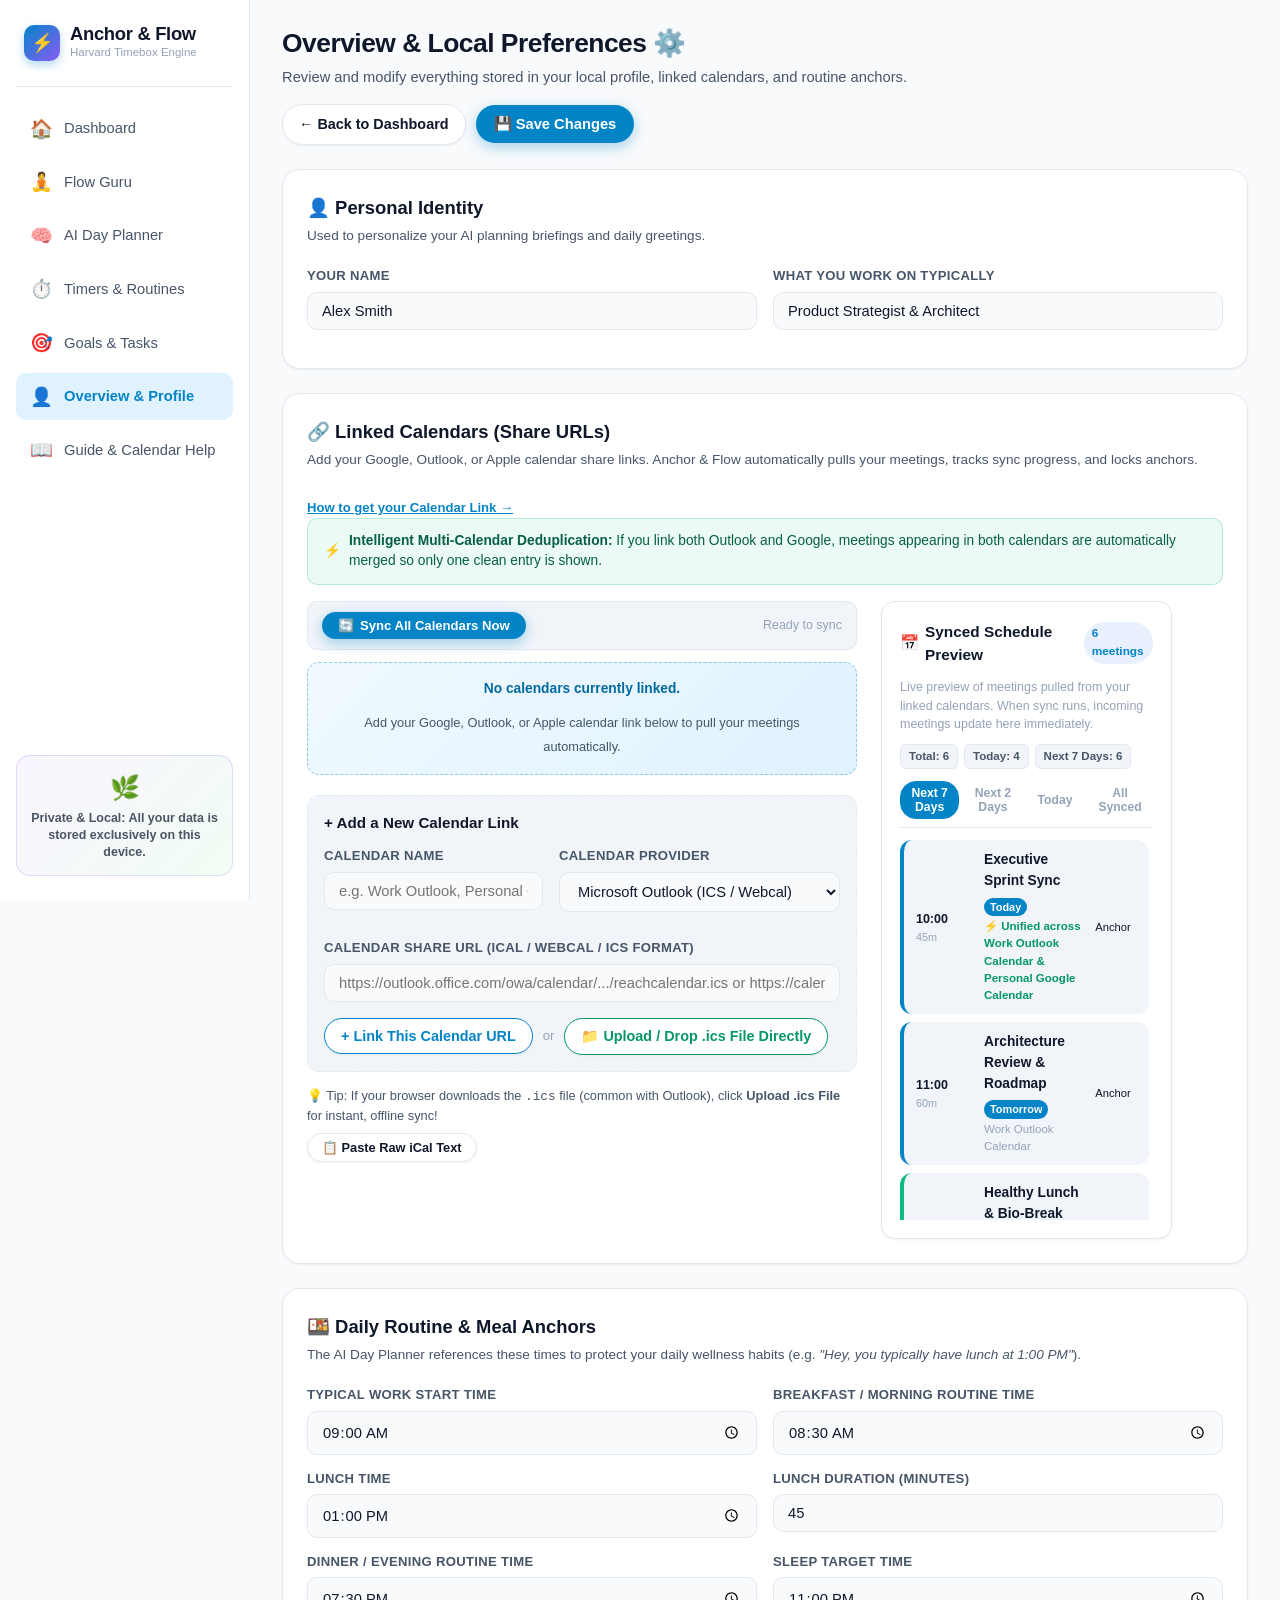
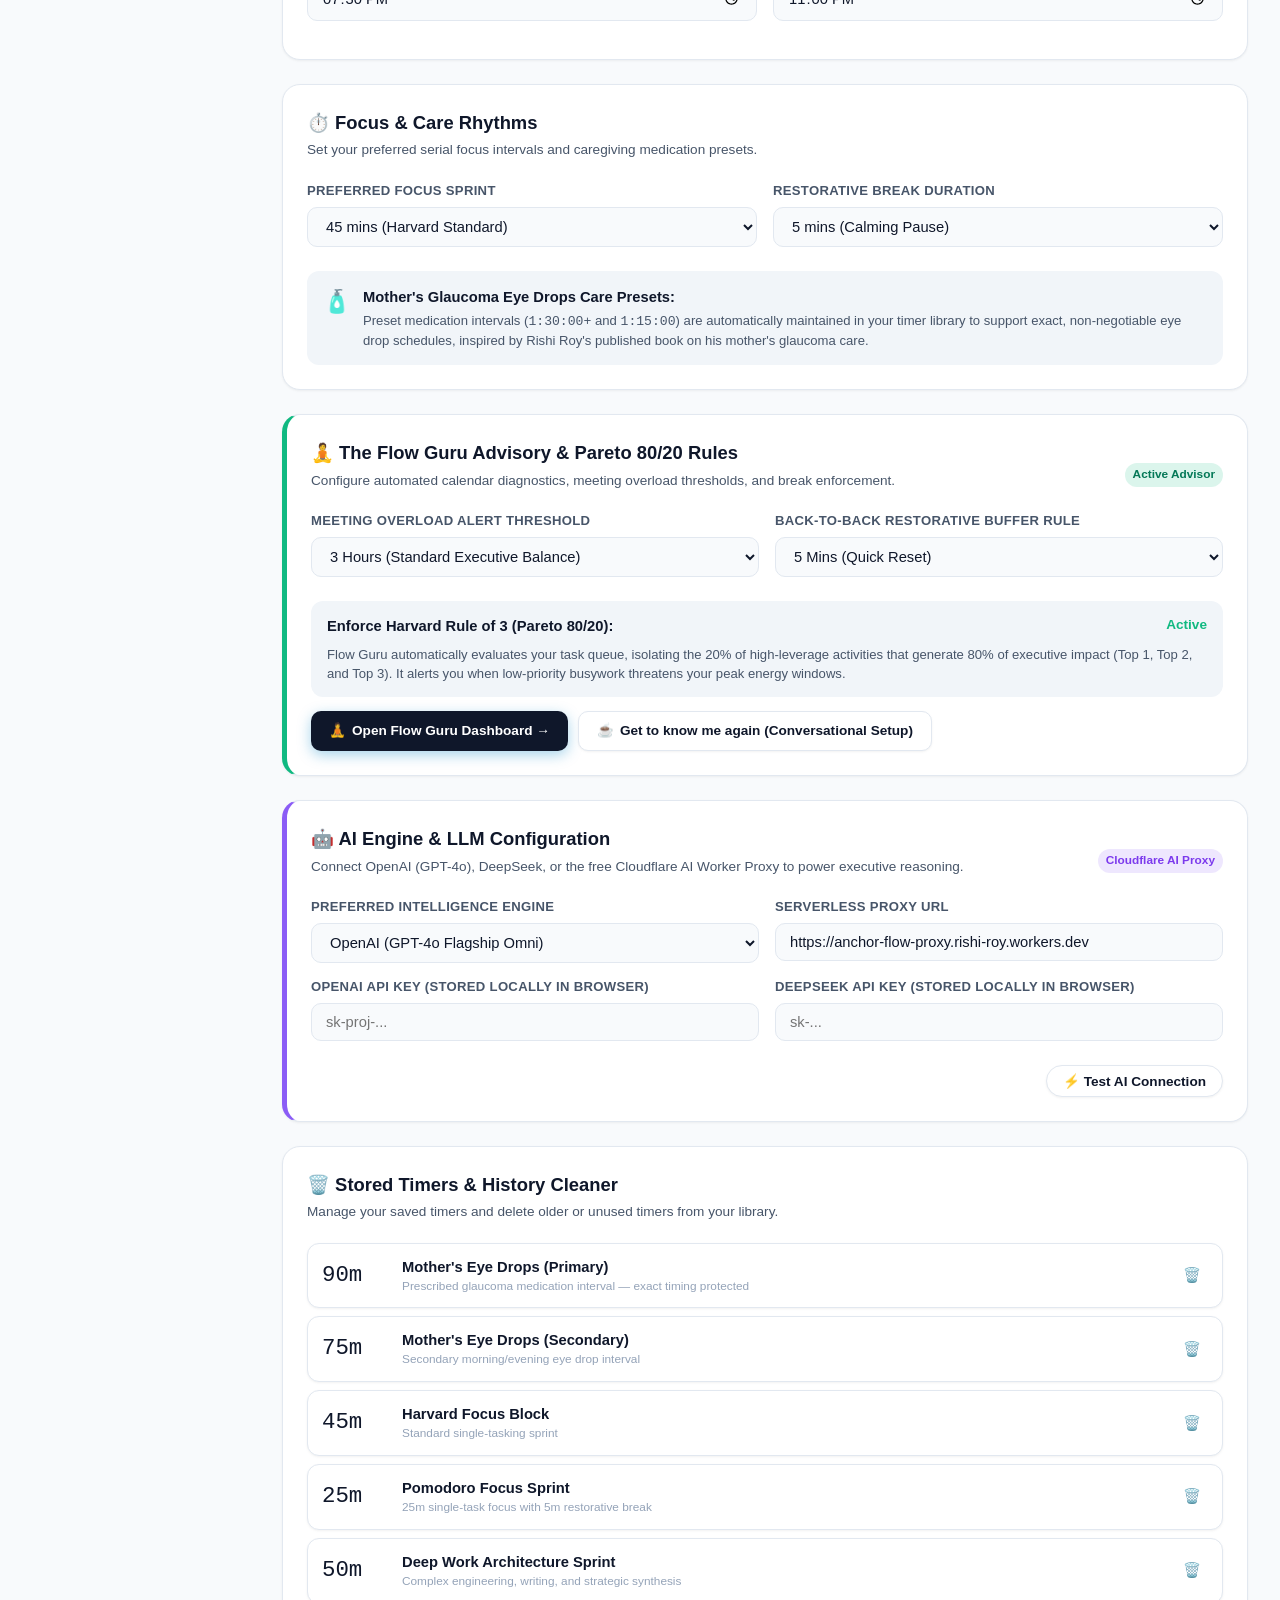
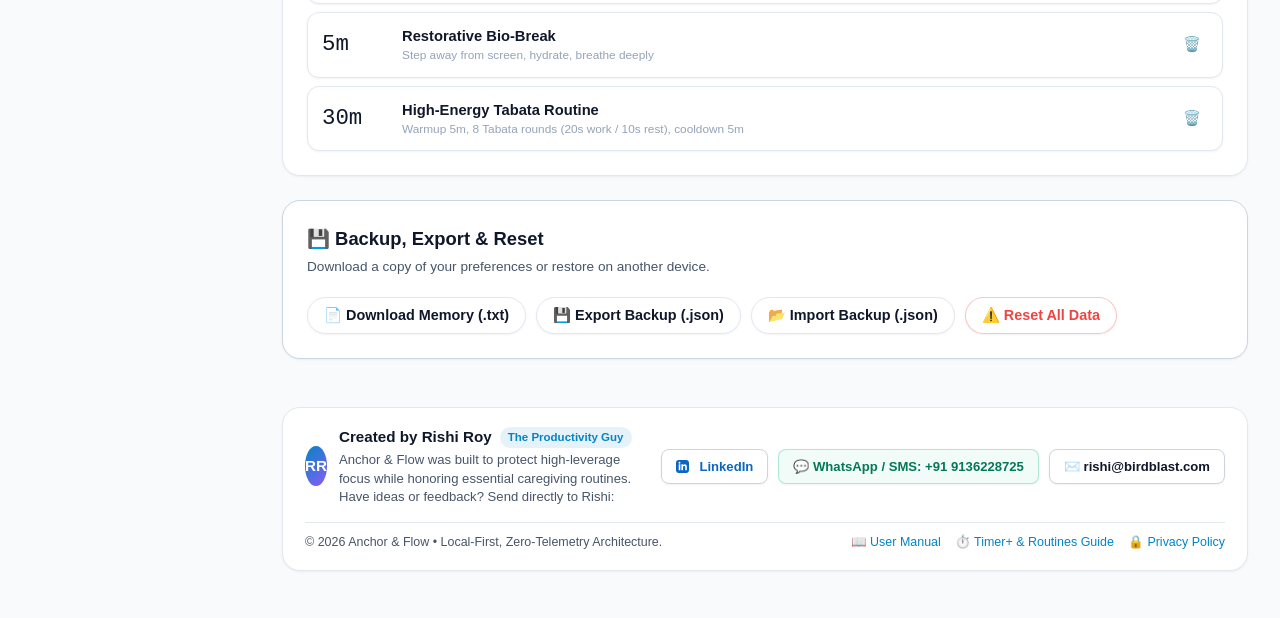
<file: profile.html>
<!DOCTYPE html>
<html lang="en">
<head>
  <meta http-equiv="Cache-Control" content="no-cache, no-store, must-revalidate" />
  <meta http-equiv="Pragma" content="no-cache" />
  <meta http-equiv="Expires" content="0" />
  <meta charset="utf-8" />
  <meta name="viewport" content="width=device-width, initial-scale=1.0, viewport-fit=cover" />
  <meta name="theme-color" content="#f8fafc" />
  <title>Overview &amp; Profile — Anchor &amp; Flow</title>
  <meta name="description" content="Manage your local user profile, linked calendar URLs, routine anchors, and stored timer history in Anchor & Flow." />
  <link rel="icon" href="data:image/svg+xml,<svg xmlns=%22http://www.w3.org/2000/svg%22 viewBox=%220 0 100 100%22><text y=%22.9em%22 font-size=%2290%22>👤</text></svg>" />
  <link rel="stylesheet" href="css/style.css?v=20261006a" />
</head>
<body>
  <div class="app-container">
    
    <!-- Left Navigation Sidebar -->
    <aside class="app-sidebar">
      <a href="index.html" class="sidebar-logo">
        <div class="logo-badge">⚡</div>
        <div>
          <div class="logo-text-title">Anchor &amp; Flow</div>
          <div class="logo-text-sub">Harvard Timebox Engine</div>
        </div>
      </a>

      <ul class="sidebar-nav-list">
        <li class="sidebar-nav-item">
          <a href="index.html">
            <span class="sidebar-nav-icon">🏠</span>
            <span>Dashboard</span>
          </a>
        </li>
        <li class="sidebar-nav-item">
          <a href="guru.html">
            <span class="sidebar-nav-icon">🧘</span>
            <span>Flow Guru</span>
          </a>
        </li>
        <li class="sidebar-nav-item">
          <a href="planner.html">
            <span class="sidebar-nav-icon">🧠</span>
            <span>AI Day Planner</span>
          </a>
        </li>
        <li class="sidebar-nav-item">
          <a href="timer.html">
            <span class="sidebar-nav-icon">⏱️</span>
            <span>Timers &amp; Routines</span>
          </a>
        </li>
        <li class="sidebar-nav-item">
          <a href="tasks.html">
            <span class="sidebar-nav-icon">🎯</span>
            <span>Goals &amp; Tasks</span>
          </a>
        </li>
        <li class="sidebar-nav-item active">
          <a href="profile.html">
            <span class="sidebar-nav-icon">👤</span>
            <span>Overview &amp; Profile</span>
          </a>
        </li>
        <li class="sidebar-nav-item">
          <a href="guide.html">
            <span class="sidebar-nav-icon">📖</span>
            <span>Guide &amp; Calendar Help</span>
          </a>
        </li>
      </ul>

      <div class="sidebar-motivation-card">
        <span class="plant-icon">🌿</span>
        <p>Private &amp; Local: All your data is stored exclusively on this device.</p>
      </div>
    </aside>

    <!-- Main Viewport -->
    <main class="main-viewport">
      
      <!-- Top Header -->
      <header class="dashboard-top-header">
        <div class="greeting-block">
          <h1>Overview &amp; Local Preferences ⚙️</h1>
          <p>Review and modify everything stored in your local profile, linked calendars, and routine anchors.</p>
        </div>

        <div class="header-action-group">
          <a href="index.html" class="btn-secondary-launch">
            &larr; Back to Dashboard
          </a>
          <button id="saveAllProfileBtn" class="btn-primary-launch">
            💾 Save Changes
          </button>
        </div>
      </header>

      <!-- Section 1: Personal Identity -->
      <section class="settings-section-card">
        <h2 class="settings-section-title">👤 Personal Identity</h2>
        <p class="settings-section-desc">Used to personalize your AI planning briefings and daily greetings.</p>

        <div class="form-grid-2">
          <div class="form-field-group">
            <label for="inputUserName">Your Name</label>
            <input type="text" id="inputUserName" class="form-input-text" placeholder="e.g. Alex, Vivek, Michael" />
          </div>

          <div class="form-field-group">
            <label for="inputUserTitle">What You Work On Typically</label>
            <input type="text" id="inputUserTitle" class="form-input-text" placeholder="e.g. Product Strategist, Entrepreneur, Engineer" />
          </div>
        </div>
      </section>

      <!-- Section 2: Linked Calendars Management (URLs, No file uploads!) -->
      <section class="settings-section-card">
        <div class="card-header-row">
          <div>
            <h2 class="settings-section-title">🔗 Linked Calendars (Share URLs)</h2>
            <p class="settings-section-desc">Add your Google, Outlook, or Apple calendar share links. Anchor &amp; Flow automatically pulls your meetings, tracks sync progress, and locks anchors.</p>
          </div>
          <a href="guide.html#calendar-links" target="_blank" style="font-size: 0.82rem; color: var(--accent-blue); font-weight: 600; text-decoration: underline;">
            How to get your Calendar Link &rarr;
          </a>
        </div>

        <!-- Intelligent Deduplication Notice -->
        <div style="background: rgba(16, 185, 129, 0.08); border: 1px solid rgba(16, 185, 129, 0.25); border-radius: 10px; padding: 12px 16px; margin-bottom: 16px; font-size: 0.86rem; color: #065f46; display: flex; align-items: center; gap: 8px;">
          <span>⚡</span>
          <div>
            <strong>Intelligent Multi-Calendar Deduplication:</strong> If you link both Outlook and Google, meetings appearing in both calendars are automatically merged so only one clean entry is shown.
          </div>
        </div>

        <!-- Two-Column Profile Calendar Layout: Left = Calendar Management, Right = Synced Meetings Preview -->
        <div class="profile-calendar-split">
          
          <!-- Left Column: Linked Calendars & Sync Controls -->
          <div class="profile-cal-left">
            
            <!-- Live Sync Progress Box (Animated during sync) -->
            <div id="profileSyncProgressBox" class="sync-progress-box" style="display: none;">
              <div class="sync-progress-header">
                <span style="display: flex; align-items: center; gap: 6px;">
                  <span class="spin-icon">🔄</span>
                  <span>Syncing Live Calendars...</span>
                </span>
                <span id="syncProgressPercent" style="font-weight: 700; color: #15803d;">0%</span>
              </div>
              <div class="sync-progress-bar-bg">
                <div class="sync-progress-bar-fill" id="syncProgressBarFill" style="width: 0%;"></div>
              </div>
              <div class="sync-progress-status-text" id="syncProgressStatusText">
                Connecting to calendar feeds...
              </div>
            </div>

            <!-- Global Action Bar -->
            <div style="display: flex; justify-content: space-between; align-items: center; margin-bottom: 12px; background: var(--bg-card-subtle); padding: 10px 14px; border-radius: 10px; border: 1px solid var(--border);">
              <button id="syncAllCalendarsBtn" class="btn-primary-launch" style="padding: 6px 16px; font-size: 0.82rem; display: flex; align-items: center; gap: 6px;">
                <span id="syncAllIcon">🔄</span>
                <span id="syncAllText">Sync All Calendars Now</span>
              </button>
              <span id="profileLastSyncText" style="font-size: 0.78rem; color: var(--text-muted); font-weight: 500;">
                Ready to sync
              </span>
            </div>

            <!-- Linked Calendars Table -->
            <div id="linkedCalendarsList" style="display: flex; flex-direction: column; gap: 10px; margin-bottom: 20px;">
              <!-- Rendered dynamically -->
            </div>

            <!-- Add Calendar Form -->
            <div style="background: var(--bg-card-subtle); border: 1px dashed var(--border); border-radius: 12px; padding: 16px;">
              <h3 style="font-size: 0.95rem; font-weight: 600; margin-bottom: 12px; color: var(--text-primary);">+ Add a New Calendar Link</h3>
              <div class="form-grid-2" style="margin-bottom: 12px;">
                <div class="form-field-group">
                  <label for="newCalName">Calendar Name</label>
                  <input type="text" id="newCalName" class="form-input-text" placeholder="e.g. Work Outlook, Personal Google" />
                </div>
                <div class="form-field-group">
                  <label for="newCalType">Calendar Provider</label>
                  <select id="newCalType" class="form-input-text">
                    <option value="outlook">Microsoft Outlook (ICS / Webcal)</option>
                    <option value="google">Google Calendar (Secret iCal URL)</option>
                    <option value="apple">Apple iCloud Calendar (Webcal)</option>
                    <option value="custom">Other iCal URL</option>
                  </select>
                </div>
              </div>
              <div class="form-field-group" style="margin-bottom: 16px;">
                <label for="newCalUrl">Calendar Share URL (iCal / Webcal / ICS format)</label>
                <input type="url" id="newCalUrl" class="form-input-text" placeholder="https://outlook.office.com/owa/calendar/.../reachcalendar.ics or https://calendar.google.com/calendar/ical/.../basic.ics" />
              </div>
              <div style="display: flex; gap: 10px; align-items: center; flex-wrap: wrap;">
                <button id="addCalendarBtn" class="btn-secondary-launch" style="background:#ffffff; border-color:var(--accent-blue); color:var(--accent-blue); font-weight:600;">
                  + Link This Calendar URL
                </button>
                <span style="font-size: 0.82rem; color: var(--text-muted);">or</span>
                <input type="file" id="directIcsFileInput" accept=".ics,text/calendar" style="display: none;" />
                <button type="button" id="triggerIcsFileBtn" class="btn-secondary-launch" style="background:#ffffff; border-color:#059669; color:#059669; font-weight:600;">
                  📁 Upload / Drop .ics File Directly
                </button>
              </div>
            </div>
          
            <!-- Direct iCal Text Paste / Fallback Sync Option -->
            <div style="margin-top: 14px; display: flex; justify-content: space-between; align-items: center; flex-wrap: wrap; gap: 8px;">
              <span style="font-size: 0.8rem; color: var(--text-secondary);">
                💡 Tip: If your browser downloads the <code>.ics</code> file (common with Outlook), click <strong>Upload .ics File</strong> for instant, offline sync!
              </span>
              <button id="openPasteIcalModalBtn" class="btn-secondary-launch" style="font-size: 0.8rem; padding: 6px 14px;">
                📋 Paste Raw iCal Text
              </button>
            </div>

          </div>

          <!-- Right Column: Synced Meetings Live Preview -->
          <div class="profile-cal-right">
            <div class="calendar-preview-card">
              <div class="calendar-preview-header">
                <div class="calendar-preview-title">
                  <span>📅</span>
                  <span>Synced Schedule Preview</span>
                </div>
                <span id="previewCountBadge" class="card-header-badge" style="background: rgba(37,99,235,0.1); color: var(--accent-blue); font-weight: 700;">
                  0 meetings
                </span>
              </div>
              
              <p style="font-size: 0.78rem; color: var(--text-muted); margin: 0 0 10px 0;">
                Live preview of meetings pulled from your linked calendars. When sync runs, incoming meetings update here immediately.
              </p>

              <!-- Stat Chips -->
              <div class="preview-stats-chips">
                <div class="preview-stat-chip" id="statChipTotal">Total: 0</div>
                <div class="preview-stat-chip" id="statChipToday">Today: 0</div>
                <div class="preview-stat-chip" id="statChipNext7">Next 7 Days: 0</div>
              </div>

              <!-- Filter Tabs -->
              <div class="calendar-preview-tabs">
                <button class="cal-preview-tab-btn active" id="tabBtnNext7" onclick="setProfilePreviewTab('next7')">Next 7 Days</button>
                <button class="cal-preview-tab-btn" id="tabBtnNext2" onclick="setProfilePreviewTab('next2')">Next 2 Days</button>
                <button class="cal-preview-tab-btn" id="tabBtnToday" onclick="setProfilePreviewTab('today')">Today</button>
                <button class="cal-preview-tab-btn" id="tabBtnAll" onclick="setProfilePreviewTab('all')">All Synced</button>
              </div>

              <!-- Synced Meetings List -->
              <div class="calendar-preview-list" id="profileSyncedMeetingsList">
                <!-- Dynamically rendered -->
              </div>
            </div>
          </div>

        </div>

      </section>
<!-- Section 3: Daily Routine & Meal Timings -->
      <section class="settings-section-card">
        <h2 class="settings-section-title">🍱 Daily Routine &amp; Meal Anchors</h2>
        <p class="settings-section-desc">The AI Day Planner references these times to protect your daily wellness habits (e.g. <em>"Hey, you typically have lunch at 1:00 PM"</em>).</p>

        <div class="form-grid-2">
          <div class="form-field-group">
            <label for="inputWorkStart">Typical Work Start Time</label>
            <input type="time" id="inputWorkStart" class="form-input-text" value="09:00" />
          </div>
          <div class="form-field-group">
            <label for="inputBreakfast">Breakfast / Morning Routine Time</label>
            <input type="time" id="inputBreakfast" class="form-input-text" value="08:30" />
          </div>
        </div>

        <div class="form-grid-2">
          <div class="form-field-group">
            <label for="inputLunch">Lunch Time</label>
            <input type="time" id="inputLunch" class="form-input-text" value="13:00" />
          </div>
          <div class="form-field-group">
            <label for="inputLunchDur">Lunch Duration (Minutes)</label>
            <input type="number" id="inputLunchDur" class="form-input-text" value="45" min="15" max="120" />
          </div>
        </div>

        <div class="form-grid-2">
          <div class="form-field-group">
            <label for="inputDinner">Dinner / Evening Routine Time</label>
            <input type="time" id="inputDinner" class="form-input-text" value="19:30" />
          </div>
          <div class="form-field-group">
            <label for="inputSleep">Sleep Target Time</label>
            <input type="time" id="inputSleep" class="form-input-text" value="23:00" />
          </div>
        </div>
      </section>

      <!-- Section 4: Focus & Care Rhythms -->
      <section class="settings-section-card">
        <h2 class="settings-section-title">⏱️ Focus &amp; Care Rhythms</h2>
        <p class="settings-section-desc">Set your preferred serial focus intervals and caregiving medication presets.</p>

        <div class="form-grid-2">
          <div class="form-field-group">
            <label for="inputFocusDur">Preferred Focus Sprint</label>
            <select id="inputFocusDur" class="form-input-text">
              <option value="25">25 mins (Pomodoro Sprint)</option>
              <option value="45" selected>45 mins (Harvard Standard)</option>
              <option value="50">50 mins (Deep Work)</option>
              <option value="60">60 mins (Hour Block)</option>
              <option value="90">90 mins (Ultradian Cycle)</option>
            </select>
          </div>

          <div class="form-field-group">
            <label for="inputBreakDur">Restorative Break Duration</label>
            <select id="inputBreakDur" class="form-input-text">
              <option value="5" selected>5 mins (Calming Pause)</option>
              <option value="10">10 mins (Movement &amp; Hydration)</option>
              <option value="15">15 mins (Restorative Walk)</option>
            </select>
          </div>
        </div>

        <div style="background: var(--bg-card-subtle); border-radius: 12px; padding: 14px 16px; margin-top: 10px; display: flex; align-items: flex-start; gap: 12px;">
          <span style="font-size: 1.4rem;">🧴</span>
          <div>
            <strong style="color: var(--text-primary); font-size: 0.92rem;">Mother's Glaucoma Eye Drops Care Presets:</strong>
            <p style="font-size: 0.82rem; color: var(--text-secondary); margin-top: 2px;">
              Preset medication intervals (<code>1:30:00+</code> and <code>1:15:00</code>) are automatically maintained in your timer library to support exact, non-negotiable eye drop schedules, inspired by Rishi Roy's published book on his mother's glaucoma care.
            </p>
          </div>
        </div>
      </section>

      
      <!-- Section: Flow Guru Advisory Rules & Pareto 80/20 Settings -->
      <section class="settings-section-card" style="border-left: 5px solid var(--accent-green);">
        <div class="card-header-row">
          <div>
            <h2 class="settings-section-title">🧘 The Flow Guru Advisory &amp; Pareto 80/20 Rules</h2>
            <p class="settings-section-desc">Configure automated calendar diagnostics, meeting overload thresholds, and break enforcement.</p>
          </div>
          <span class="card-header-badge" style="background: rgba(16, 185, 129, 0.15); color: #047857; font-weight: 700;">
            Active Advisor
          </span>
        </div>

        <div class="form-grid-2">
          <div class="form-field-group">
            <label for="inputGuruMeetingThreshold">Meeting Overload Alert Threshold</label>
            <select id="inputGuruMeetingThreshold" class="form-input-text">
              <option value="120">2 Hours (Strict Deep Work Protection)</option>
              <option value="180" selected>3 Hours (Standard Executive Balance)</option>
              <option value="240">4 Hours (Meeting Heavy)</option>
            </select>
          </div>

          <div class="form-field-group">
            <label for="inputGuruBufferMin">Back-to-Back Restorative Buffer Rule</label>
            <select id="inputGuruBufferMin" class="form-input-text">
              <option value="5" selected>5 Mins (Quick Reset)</option>
              <option value="10">10 Mins (Recommended Bio-Break)</option>
              <option value="15">15 Mins (Full Decompression)</option>
            </select>
          </div>
        </div>

        <div style="background: var(--bg-card-subtle); border-radius: 12px; padding: 14px 16px; margin-top: 10px; display: flex; flex-direction: column; gap: 8px;">
          <div style="display: flex; align-items: center; justify-content: space-between;">
            <strong style="color: var(--text-primary); font-size: 0.92rem;">Enforce Harvard Rule of 3 (Pareto 80/20):</strong>
            <span style="color: var(--accent-green); font-weight: 700; font-size: 0.85rem;">Active</span>
          </div>
          <p style="font-size: 0.82rem; color: var(--text-secondary); line-height: 1.45; margin: 0;">
            Flow Guru automatically evaluates your task queue, isolating the 20% of high-leverage activities that generate 80% of executive impact (Top 1, Top 2, and Top 3). It alerts you when low-priority busywork threatens your peak energy windows.
          </p>
        </div>

        <div style="display: flex; gap: 10px; margin-top: 14px; flex-wrap: wrap;">
          <a href="guru.html" class="btn-primary-launch" style="text-decoration: none; display: inline-flex; align-items: center; gap: 6px; background: #0f172a; color: #ffffff; font-size: 0.85rem; padding: 9px 18px; border-radius: 10px;">
            <span>🧘</span> Open Flow Guru Dashboard &rarr;
          </a>
          <a href="guru.html#onboard" class="btn-secondary-launch" style="text-decoration: none; display: inline-flex; align-items: center; gap: 6px; font-size: 0.85rem; padding: 9px 18px; border-radius: 10px;">
            <span>☕</span> Get to know me again (Conversational Setup)
          </a>
        </div>
      </section>


            <!-- Section: AI Engine & Multi-Tier LLM Configuration -->
      <section class="settings-section-card" style="border-left: 5px solid var(--accent-purple, #8b5cf6);">
        <div class="card-header-row">
          <div>
            <h2 class="settings-section-title">🤖 AI Engine &amp; LLM Configuration</h2>
            <p class="settings-section-desc">Connect OpenAI (GPT-4o), DeepSeek, or the free Cloudflare AI Worker Proxy to power executive reasoning.</p>
          </div>
          <span class="card-header-badge" id="aiStatusBadge" style="background: rgba(139, 92, 246, 0.15); color: #7c3aed; font-weight: 700;">
            Active Engine
          </span>
        </div>

        <div class="form-grid-2">
          <div class="form-field-group">
            <label for="inputPreferredEngine">Preferred Intelligence Engine</label>
            <select id="inputPreferredEngine" class="form-input-text">
              <option value="gpt-4o">OpenAI (GPT-4o Flagship Omni)</option>
              <option value="gpt-4o-mini">OpenAI (GPT-4o-mini Fast)</option>
              <option value="deepseek">DeepSeek (deepseek-chat)</option>
              <option value="proxy">Cloudflare AI Worker Proxy</option>
              <option value="local">Local Smart Heuristics (Offline)</option>
            </select>
          </div>

          <div class="form-field-group">
            <label for="inputServerlessProxy">Serverless Proxy URL</label>
            <input type="text" id="inputServerlessProxy" class="form-input-text" placeholder="https://anchor-flow-proxy.rishi-roy.workers.dev" />
          </div>
        </div>

        <div class="form-grid-2">
          <div class="form-field-group">
            <label for="inputOpenAiKey">OpenAI API Key (Stored Locally in Browser)</label>
            <input type="password" id="inputOpenAiKey" class="form-input-text" placeholder="sk-proj-..." />
          </div>

          <div class="form-field-group">
            <label for="inputDeepSeekKey">DeepSeek API Key (Stored Locally in Browser)</label>
            <input type="password" id="inputDeepSeekKey" class="form-input-text" placeholder="sk-..." />
          </div>
        </div>

        <div style="display: flex; justify-content: flex-end; gap: 10px; margin-top: 10px;">
          <button id="testAiConnectionBtn" type="button" class="btn-secondary-launch" style="padding: 7px 16px; font-size: 0.85rem;">
            ⚡ Test AI Connection
          </button>
        </div>
      </section>

<!-- Section 5: Stored Timers & History Cleaner -->
      <section class="settings-section-card">
        <div class="card-header-row">
          <div>
            <h2 class="settings-section-title">🗑️ Stored Timers &amp; History Cleaner</h2>
            <p class="settings-section-desc">Manage your saved timers and delete older or unused timers from your library.</p>
          </div>
        </div>

        <div id="storedTimersManagementList" style="display: flex; flex-direction: column; gap: 8px;">
          <!-- Rendered dynamically -->
        </div>
      </section>

      <!-- Section 6: Backup, Export & Reset -->
      <section class="settings-section-card" style="border-color: #cbd5e1;">
        <h2 class="settings-section-title">💾 Backup, Export &amp; Reset</h2>
        <p class="settings-section-desc">Download a copy of your preferences or restore on another device.</p>

        <div style="display: flex; gap: 10px; flex-wrap: wrap;">
          <button id="downloadTxtBtn" class="btn-secondary-launch">
            📄 Download Memory (.txt)
          </button>
          <button id="downloadJsonBtn" class="btn-secondary-launch">
            💾 Export Backup (.json)
          </button>
          <input type="file" id="importJsonFileInput" accept=".json" style="display: none;" />
          <button id="importJsonBtn" class="btn-secondary-launch">
            📂 Import Backup (.json)
          </button>
          <button id="resetAllBtn" class="btn-secondary-launch" style="color: var(--danger); border-color: rgba(239, 68, 68, 0.3);">
            ⚠️ Reset All Data
          </button>
        </div>
      </section>

    <!-- Creator Attribution & Direct Feedback Footer Banner -->
      <footer style="margin-top: 24px; margin-bottom: 24px; padding: 18px 22px; background: #ffffff; border: 1px solid var(--border, #e2e8f0); border-radius: var(--radius-card, 16px); display: flex; flex-direction: column; gap: 14px; box-shadow: var(--shadow-sm, 0 1px 3px rgba(0,0,0,0.05));">
        <div style="display: flex; align-items: center; justify-content: space-between; flex-wrap: wrap; gap: 14px;">
          <div style="display: flex; align-items: center; gap: 12px; flex: 1; min-width: 280px;">
            <div class="avatar-small" style="width: 40px; height: 40px; font-size: 0.95rem; background: linear-gradient(135deg, #0284c7, #8b5cf6); border-radius: 50%; color: white; display: flex; align-items: center; justify-content: center; font-weight: bold;">RR</div>
            <div>
              <div style="display: flex; align-items: center; gap: 8px; flex-wrap: wrap;">
                <span style="font-size: 0.95rem; font-weight: 700; color: var(--text-primary, #1e293b);">Created by Rishi Roy</span>
                <span style="font-size: 0.72rem; background: rgba(2, 132, 199, 0.1); color: var(--accent-blue, #0284c7); padding: 2px 8px; border-radius: 9999px; font-weight: 600;">The Productivity Guy</span>
              </div>
              <p style="font-size: 0.82rem; color: var(--text-secondary, #64748b); margin-top: 2px; line-height: 1.4; margin-bottom: 0;">
                Anchor &amp; Flow was built to protect high-leverage focus while honoring essential caregiving routines. Have ideas or feedback? Send directly to Rishi:
              </p>
            </div>
          </div>

          <div style="display: flex; align-items: center; gap: 10px; flex-wrap: wrap;">
            <a href="https://www.linkedin.com/in/rishiroy/" target="_blank" rel="noopener noreferrer" class="btn-secondary-launch" style="padding: 7px 14px; font-size: 0.82rem; text-decoration: none; color: #0a66c2; border: 1px solid #cbd5e1; border-radius: 8px; background: #ffffff; display: inline-flex; align-items: center;">
              <svg width="13" height="13" viewBox="0 0 24 24" fill="currentColor" style="margin-right: 4px;"><path d="M19 0h-14c-2.761 0-5 2.239-5 5v14c0 2.761 2.239 5 5 5h14c2.762 0 5-2.239 5-5v-14c0-2.761-2.238-5-5-5zm-11 19h-3v-11h3v11zm-1.5-12.268c-.966 0-1.75-.79-1.75-1.764s.784-1.764 1.75-1.764 1.75.79 1.75 1.764-.783 1.764-1.75 1.764zm13.5 12.268h-3v-5.604c0-3.368-4-3.113-4 0v5.604h-3v-11h3v1.765c1.396-2.586 7-2.777 7 2.476v6.759z"/></svg>
              LinkedIn
            </a>
            <a href="https://wa.me/919136228725?text=Hi%20Rishi,%20feedback%20on%20Anchor%20%26%20Flow:" target="_blank" rel="noopener noreferrer" class="btn-secondary-launch" style="padding: 7px 14px; font-size: 0.82rem; text-decoration: none; color: #047857; border: 1px solid rgba(16, 185, 129, 0.3); border-radius: 8px; background: rgba(16, 185, 129, 0.06);">
              💬 WhatsApp / SMS: +91 9136228725
            </a>
            <a href="mailto:rishi@birdblast.com?subject=Feedback%20on%20Anchor%20%26%20Flow" class="btn-secondary-launch" style="padding: 7px 14px; font-size: 0.82rem; text-decoration: none; border: 1px solid #cbd5e1; border-radius: 8px; background: #ffffff; color: var(--text-primary, #1e293b);">
              ✉️ rishi@birdblast.com
            </a>
          </div>
        </div>

        <div style="width: 100%; border-top: 1px solid var(--border, #e2e8f0); padding-top: 10px; margin-top: 2px; display: flex; justify-content: space-between; align-items: center; flex-wrap: wrap; gap: 8px; font-size: 0.78rem; color: var(--text-secondary, #64748b);">
          <div>
            <span>&copy; 2026 Anchor &amp; Flow &bull; Local-First, Zero-Telemetry Architecture.</span>
          </div>
          <div style="display: flex; gap: 14px; align-items: center; flex-wrap: wrap;">
            <a href="guide.html" style="color: var(--accent-blue, #0284c7); text-decoration: none; font-weight: 500;">📖 User Manual</a>
            <a href="guide.html#timer-guide" style="color: var(--accent-blue, #0284c7); text-decoration: none; font-weight: 500;">⏱️ Timer+ &amp; Routines Guide</a>
            <a href="guide.html#privacy-policy" style="color: var(--accent-blue, #0284c7); text-decoration: none; font-weight: 500;">🔒 Privacy Policy</a>
          </div>
        </div>
      </footer>
    </main>
  </div>

  <!-- SCRIPTS -->
  <script src="js/calendar-sync.js?v=20261006a"></script>
  <script src="js/ai-engine.js?v=20261006a"></script>
  <script>
    // Universal HTML Sanitizer Helper
    function escapeHtml(str) {
      if (str === null || str === undefined) return '';
      return String(str)
        .replace(/&/g, '&amp;')
        .replace(/</g, '&lt;')
        .replace(/>/g, '&gt;')
        .replace(/"/g, '&quot;')
        .replace(/'/g, '&#039;');
    }

    let currentProfile = getStoredProfile();
    let profilePreviewFilter = 'next7';

    function setProfilePreviewTab(tab) {
      profilePreviewFilter = tab;
      document.querySelectorAll('.cal-preview-tab-btn').forEach(b => b.classList.remove('active'));
      const activeBtn = document.getElementById(
        tab === 'next7' ? 'tabBtnNext7' : tab === 'next2' ? 'tabBtnNext2' : tab === 'today' ? 'tabBtnToday' : 'tabBtnAll'
      );
      if (activeBtn) activeBtn.classList.add('active');
      renderProfileSyncedMeetings();
    }

    function renderProfileSyncedMeetings() {
      const container = document.getElementById('profileSyncedMeetingsList');
      if (!container) return;

      const rawEvents = (currentProfile && currentProfile.calendarEvents) ? currentProfile.calendarEvents : [];
      const deduplicated = deduplicateCalendarEvents(rawEvents);

      // Calculate stats
      const totalCount = deduplicated.length;
      const todayCount = deduplicated.filter(e => e.isToday).length;
      const next2Count = deduplicated.filter(e => e.isToday || (typeof e.daysFromToday === 'number' && e.daysFromToday >= 1 && e.daysFromToday <= 2)).length;
      const next7Count = deduplicated.filter(e => e.isToday || (typeof e.daysFromToday === 'number' && e.daysFromToday >= 1 && e.daysFromToday <= 7)).length;

      const totalChip = document.getElementById('statChipTotal');
      const todayChip = document.getElementById('statChipToday');
      const next7Chip = document.getElementById('statChipNext7');
      const countBadge = document.getElementById('previewCountBadge');

      if (totalChip) totalChip.textContent = `Total: ${totalCount}`;
      if (todayChip) todayChip.textContent = `Today: ${todayCount}`;
      if (next7Chip) next7Chip.textContent = `Next 7 Days: ${next7Count}`;
      if (countBadge) countBadge.textContent = `${totalCount} meetings`;

      // Filter events based on active tab
      let filtered = [];
      if (profilePreviewFilter === 'today') {
        filtered = deduplicated.filter(e => e.isToday);
      } else if (profilePreviewFilter === 'next2') {
        filtered = deduplicated.filter(e => e.isToday || (typeof e.daysFromToday === 'number' && e.daysFromToday >= 1 && e.daysFromToday <= 2));
      } else if (profilePreviewFilter === 'next7') {
        filtered = deduplicated.filter(e => e.isToday || (typeof e.daysFromToday === 'number' && e.daysFromToday >= 1 && e.daysFromToday <= 7));
      } else {
        filtered = deduplicated;
      }

      if (filtered.length === 0) {
        container.innerHTML = `
          <div style="text-align: center; padding: 28px 14px; background: var(--bg-card-subtle); border-radius: 10px; border: 1px dashed var(--border);">
            <span style="font-size: 1.6rem; display: block; margin-bottom: 6px;">📅</span>
            <strong style="font-size: 0.9rem; color: var(--text-primary);">No meetings in this view</strong>
            <p style="font-size: 0.78rem; color: var(--text-muted); margin: 4px 0 0 0;">
              ${deduplicated.length > 0 ? 'Switch tabs above to inspect other dates.' : 'Add your calendar link on the left and click Sync to see meetings appear here in real-time.'}
            </p>
          </div>
        `;
        return;
      }

      let html = '';
      filtered.forEach(ev => {
        const isDedupe = !!ev.isDeduplicated;
        const sourceText = (ev.sources && Array.isArray(ev.sources) && ev.sources.length > 0)
          ? ev.sources.join(' & ')
          : (ev.calendarName || 'Calendar');

        const relDay = ev.relativeDay || (ev.isToday ? 'Today' : (ev.dateFormatted || ev.dateStr || 'Upcoming'));
        const dateBadgeBg = ev.isToday ? 'var(--accent-blue)' : (ev.daysFromToday === 1 ? '#0284c7' : 'var(--text-secondary)');

        html += `
          <div class="event-timeline-item" style="padding: 10px 12px; border-left-color: ${ev.sourceType === 'routine' ? 'var(--accent-green)' : 'var(--accent-blue)'};">
            <div style="display: flex; flex-direction: column; min-width: 60px;">
              <span style="font-size: 0.78rem; font-weight: 700; color: var(--text-primary);">${escapeHtml(ev.startTime || '09:00')}</span>
              <span style="font-size: 0.68rem; color: var(--text-muted);">${ev.duration || 30}m</span>
            </div>
            <div style="flex: 1; padding: 0 8px;">
              <div style="display: flex; align-items: center; gap: 6px; flex-wrap: wrap;">
                <strong style="font-size: 0.86rem; color: var(--text-primary);">${escapeHtml(ev.title || 'Meeting')}</strong>
                <span style="background: ${dateBadgeBg}; color: #ffffff; font-size: 0.68rem; font-weight: 600; padding: 1px 6px; border-radius: 999px;">
                  ${escapeHtml(relDay)}
                </span>
              </div>
              <div style="font-size: 0.72rem; color: var(--text-muted); margin-top: 2px;">
                ${isDedupe
                  ? `<span style="color: #059669; font-weight: 600;">⚡ Unified across ${escapeHtml(sourceText)}</span>`
                  : escapeHtml(sourceText)}
              </div>
            </div>
            <span class="tag-anchor" style="font-size: 0.7rem; padding: 2px 6px;">Anchor</span>
          </div>
        `;
      });

      container.innerHTML = html;
    }

    function updateSyncProgress(prog) {
      const box = document.getElementById('profileSyncProgressBox');
      const fill = document.getElementById('syncProgressBarFill');
      const pctText = document.getElementById('syncProgressPercent');
      const statusText = document.getElementById('syncProgressStatusText');

      if (!box || !fill || !pctText || !statusText) return;

      box.style.display = 'flex';
      const pct = Math.max(0, Math.min(100, prog.percent || 0));
      fill.style.width = `${pct}%`;
      pctText.textContent = `${pct}%`;
      statusText.innerHTML = `<span class="spin-icon">🔄</span> ${escapeHtml(prog.message || 'Synchronizing...')}`;
    }

    function hideSyncProgressWithSuccess(msg) {
      const box = document.getElementById('profileSyncProgressBox');
      const fill = document.getElementById('syncProgressBarFill');
      const pctText = document.getElementById('syncProgressPercent');
      const statusText = document.getElementById('syncProgressStatusText');

      if (fill) fill.style.width = '100%';
      if (pctText) pctText.textContent = '100%';
      if (statusText) statusText.innerHTML = `✅ ${escapeHtml(msg || 'Sync complete!')}`;

      setTimeout(() => {
        if (box) box.style.display = 'none';
        if (fill) fill.style.width = '0%';
      }, 1600);
    }

    function populateProfileForm() {
      currentProfile = getStoredProfile();
      document.getElementById('inputUserName').value = currentProfile.userName || '';
      document.getElementById('inputUserTitle').value = currentProfile.userTitle || '';
      document.getElementById('inputWorkStart').value = currentProfile.workStartTime || '09:00';
      document.getElementById('inputBreakfast').value = currentProfile.breakfastTime || '08:30';
      document.getElementById('inputLunch').value = currentProfile.lunchTime || '13:00';
      document.getElementById('inputLunchDur').value = currentProfile.lunchDuration || 45;
      document.getElementById('inputDinner').value = currentProfile.dinnerTime || '19:30';
      document.getElementById('inputSleep').value = currentProfile.sleepTarget || '23:00';
      document.getElementById('inputFocusDur').value = currentProfile.preferredFocusDuration || 45;
      document.getElementById('inputBreakDur').value = currentProfile.preferredBreakDuration || 5;

      renderLinkedCalendars();
      renderStoredTimersList();
      renderProfileSyncedMeetings();

      if (currentProfile.lastSyncTimestamp) {
        try {
          const d = new Date(currentProfile.lastSyncTimestamp);
          document.getElementById('profileLastSyncText').textContent = `Last synced: ${d.toLocaleTimeString([], { hour: '2-digit', minute: '2-digit' })}`;
        } catch(e) {}
      }
    }

    function renderLinkedCalendars() {
      const list = document.getElementById('linkedCalendarsList');
      if (!currentProfile.linkedCalendars || currentProfile.linkedCalendars.length === 0) {
        list.innerHTML = `
          <div class="calendar-connect-prompt">
            <p><strong>No calendars currently linked.</strong></p>
            <span style="font-size: 0.8rem; color: var(--text-secondary);">Add your Google, Outlook, or Apple calendar link below to pull your meetings automatically.</span>
          </div>
        `;
        return;
      }

      let html = '';
      currentProfile.linkedCalendars.forEach(cal => {
        const typeIcon = cal.type === 'outlook' ? '💻' : cal.type === 'google' ? '📅' : '🌐';
        const syncBadge = cal.syncStatus === 'success' 
          ? `<span style="color:#10b981; font-size:0.72rem; font-weight:600;">✓ ${cal.eventCount || 0} events synced</span>`
          : cal.syncStatus === 'warning'
          ? `<span style="color:#f59e0b; font-size:0.72rem; font-weight:600;">⚠️ Cached (${cal.eventCount || 0} events)</span>`
          : cal.syncStatus === 'error'
          ? `<span style="color:#ef4444; font-size:0.72rem; font-weight:600;">⚠️ Sync notice</span>`
          : `<span style="color:var(--text-muted); font-size:0.72rem;">Ready</span>`;

        html += `
          <div class="event-timeline-item" style="border-left-color: ${cal.color || 'var(--accent-blue)'};">
            <div style="display: flex; align-items: center; gap: 10px; flex: 1;">
              <span style="font-size: 1.3rem;">${typeIcon}</span>
              <div>
                <div style="display: flex; align-items: center; gap: 8px;">
                  <strong style="font-size: 0.92rem; color: var(--text-primary);">${escapeHtml(cal.name)}</strong>
                  ${syncBadge}
                </div>
                <div style="font-size: 0.72rem; color: var(--text-muted); word-break: break-all;">
                  ${escapeHtml(cal.url)}
                </div>
              </div>
            </div>
            <div style="display: flex; gap: 6px; align-items: center;">
              <button onclick="testSyncCalendar('${cal.id}', this)" class="btn-secondary-launch" style="padding: 4px 10px; font-size: 0.78rem;">Sync</button>
              <button onclick="openPasteModalForCal('${cal.id}')" class="btn-secondary-launch" style="padding: 4px 8px; font-size: 0.78rem; border-style: dashed;" title="Paste raw .ics text directly">📋 Paste iCal</button>
              <button onclick="removeCalendar('${cal.id}')" class="btn-timer-delete-small" title="Remove Calendar">🗑️</button>
            </div>
          </div>
        `;
      });
      list.innerHTML = html;
    }

    function renderStoredTimersList() {
      const container = document.getElementById('storedTimersManagementList');
      const timers = getStoredTimers();

      if (timers.length === 0) {
        container.innerHTML = '<p style="color:var(--text-muted); font-size:0.85rem;">No timers stored.</p>';
        return;
      }

      let html = '';
      timers.forEach(t => {
        const mins = Math.floor(t.totalSeconds / 60);
        html += `
          <div class="timer-widget-row">
            <div class="timer-widget-info">
              <span class="timer-widget-digits">${mins}m</span>
              <div class="timer-widget-label">
                <span class="timer-widget-name">${escapeHtml(t.title)}</span>
                <span class="timer-widget-sub">${escapeHtml(t.notes || 'Timer preset')}</span>
              </div>
            </div>
            <button onclick="handleDeleteTimer('${t.id}')" class="btn-timer-delete-small" title="Delete from history">🗑️</button>
          </div>
        `;
      });
      container.innerHTML = html;
    }

    window.handleDeleteTimer = function(id) {
      if (confirm('Delete this timer from your stored library?')) {
        deleteTimerFromStorage(id);
        renderStoredTimersList();
        showAppToast('Timer deleted from history');
      }
    };

    window.removeCalendar = function(id) {
      if (confirm('Remove this linked calendar?')) {
        currentProfile.linkedCalendars = currentProfile.linkedCalendars.filter(c => c.id !== id);
        saveStoredProfile(currentProfile);
        renderLinkedCalendars();
        renderProfileSyncedMeetings();
        showAppToast('Calendar link removed');
      }
    };

        window.openPasteModalForCal = function(calId) {
      const modal = document.getElementById('pasteIcalModal');
      if (modal) {
        modal.classList.add('open');
        modal.setAttribute('data-target-cal-id', calId || '');
        const targetCal = (currentProfile.linkedCalendars || []).find(c => c.id === calId);
        const headerTitle = modal.querySelector('h3');
        if (headerTitle && targetCal) {
          headerTitle.innerHTML = `📋 Direct iCal Sync for "${escapeHtml(targetCal.name)}"`;
        }
      }
    };

    window.testSyncCalendar = async function(id, btn = null) {
      const origHtml = btn ? btn.innerHTML : 'Sync';
      if (btn) {
        btn.disabled = true;
        btn.innerHTML = '<span class="spin-icon">🔄</span> Syncing...';
      }
      updateSyncProgress({ percent: 15, message: 'Connecting to calendar via fast relays...' });
      try {
        const res = await syncLiveCalendar(id, updateSyncProgress);
        currentProfile = getStoredProfile();
        renderLinkedCalendars();
        renderProfileSyncedMeetings();

        const timeStr = new Date().toLocaleTimeString([], { hour: '2-digit', minute: '2-digit' });
        const lastSyncText = document.getElementById('profileLastSyncText');
        if (lastSyncText) lastSyncText.textContent = `Last synced: ${timeStr}`;

        hideSyncProgressWithSuccess(res.message);
        showAppToast(res.success ? `✅ ${res.message}` : `⚠️ ${res.message}`);
        // Scroll to synced meetings preview so user immediately sees what synced
        const previewEl = document.getElementById('syncedMeetingsPreviewCard');
        if (previewEl) {
          previewEl.scrollIntoView({ behavior: 'smooth', block: 'nearest' });
        }
      } catch (err) {
        showAppToast(`⚠️ ${err.message}`);
        const pBox = document.getElementById('profileSyncProgressBox');
        if (pBox) pBox.style.display = 'none';
      } finally {
        if (btn) {
          btn.disabled = false;
          btn.innerHTML = origHtml;
        }
      }
    };

    // Global Sync All Button Listener
    document.getElementById('syncAllCalendarsBtn').addEventListener('click', async () => {
      const btn = document.getElementById('syncAllCalendarsBtn');
      const icon = document.getElementById('syncAllIcon');
      const text = document.getElementById('syncAllText');
      const lastSyncText = document.getElementById('profileLastSyncText');

      if (btn.disabled) return;
      btn.disabled = true;
      icon.classList.add('spin-icon');
      text.textContent = 'Syncing...';

      updateSyncProgress({ percent: 10, message: 'Initiating calendar synchronization...' });

      try {
        const res = await syncLiveCalendar(null, updateSyncProgress);
        currentProfile = getStoredProfile();
        renderLinkedCalendars();
        renderProfileSyncedMeetings();

        const timeStr = new Date().toLocaleTimeString([], { hour: '2-digit', minute: '2-digit' });
        if (lastSyncText) lastSyncText.textContent = `Last synced: ${timeStr}`;

        hideSyncProgressWithSuccess(res.message);
        showAppToast(res.success ? `✅ ${res.message}` : `⚠️ ${res.message}`);
      } catch (err) {
        console.error('Sync error:', err);
        updateSyncProgress({ percent: 100, message: `Sync error: ${err.message}` });
        setTimeout(() => {
          document.getElementById('profileSyncProgressBox').style.display = 'none';
        }, 3000);
        showAppToast(`⚠️ ${err.message}`);
      } finally {
        btn.disabled = false;
        icon.classList.remove('spin-icon');
        text.textContent = 'Sync All Calendars Now';
      }
    });

    // Add New Calendar with Instant iCal Detection & URL Auto-Normalization
    document.getElementById('addCalendarBtn').addEventListener('click', () => {
      const name = document.getElementById('newCalName').value.trim() || 'My Calendar';
      let url = document.getElementById('newCalUrl').value.trim();
      const type = document.getElementById('newCalType').value;

      if (!url) {
        alert('Please enter a valid iCal or webcal URL, or paste raw iCalendar text.');
        return;
      }

      const newCalId = 'cal-' + Date.now();

      // Case 1: Direct iCalendar text pasted into the URL input
      if (url.includes('BEGIN:VCALENDAR')) {
        const parsed = parseIcsTextToEvents(url, name, type, newCalId);
        if (parsed.length > 0) {
          const directCal = {
            id: newCalId,
            name: name,
            url: 'Direct iCalendar Input',
            type: type,
            color: type === 'outlook' ? '#0078d4' : type === 'google' ? '#34a853' : '#8b5cf6',
            enabled: true,
            syncStatus: 'success',
            eventCount: parsed.length,
            lastSync: new Date().toISOString()
          };
          currentProfile.linkedCalendars = currentProfile.linkedCalendars || [];
          currentProfile.linkedCalendars.push(directCal);

          const routineAnchors = (currentProfile.calendarEvents || []).filter(ev => ev.sourceType === 'routine');
          const otherEvents = (currentProfile.calendarEvents || []).filter(ev => ev.sourceType !== 'routine');
          currentProfile.calendarEvents = routineAnchors.concat(otherEvents).concat(parsed);
          currentProfile.calendarEvents = deduplicateCalendarEvents(currentProfile.calendarEvents);

          saveStoredProfile(currentProfile);
          document.getElementById('newCalName').value = '';
          document.getElementById('newCalUrl').value = '';
          renderLinkedCalendars();
          renderProfileSyncedMeetings();
          showAppToast(`✅ Successfully imported ${parsed.length} meetings from iCal data!`);
          return;
        }
      }

      // Case 2: URL Auto-Normalization
      if (url.includes('/reachcalendar.html')) {
        url = url.replace('/reachcalendar.html', '/reachcalendar.ics');
      } else if (url.includes('/reachcalendar.aspx')) {
        url = url.replace('/reachcalendar.aspx', '/reachcalendar.ics');
      }
      if (url.startsWith('webcal://')) {
        url = 'https://' + url.substring(9);
      }

      const newCal = {
        id: newCalId,
        name: name,
        url: url,
        type: type,
        color: type === 'outlook' ? '#0078d4' : type === 'google' ? '#34a853' : '#8b5cf6',
        enabled: true,
        lastSync: new Date().toISOString()
      };

      if (!currentProfile.linkedCalendars) currentProfile.linkedCalendars = [];
      currentProfile.linkedCalendars.push(newCal);
      saveStoredProfile(currentProfile);

      document.getElementById('newCalName').value = '';
      document.getElementById('newCalUrl').value = '';
      renderLinkedCalendars();
      showAppToast(`Linking "${name}" & fetching live meetings...`);

      // Immediately trigger live sync with progress for newly added calendar!
      updateSyncProgress({ percent: 15, message: `Connecting to ${name}...` });
      syncLiveCalendar(newCal.id, updateSyncProgress).then(res => {
        currentProfile = getStoredProfile();
        renderLinkedCalendars();
        renderProfileSyncedMeetings();
        hideSyncProgressWithSuccess(res.message);
        if (res.success && res.syncedCount > 0) {
          showAppToast(`✅ ${res.message}`);
        } else {
          showAppToast(`⚠️ ${res.message}`);
        }
      }).catch(err => {
        showAppToast(`⚠️ Sync failed: ${err.message}. You can upload the .ics file directly below!`);
      });
    });

    // Drag-and-drop .ics file onto Profile
    window.addEventListener('dragover', (e) => e.preventDefault());
    window.addEventListener('drop', (e) => {
      e.preventDefault();
      const files = e.dataTransfer && e.dataTransfer.files;
      if (files && files.length > 0) {
        const file = files[0];
        if (file.name.toLowerCase().endsWith('.ics') || (file.type && file.type.includes('calendar'))) {
          const reader = new FileReader();
          reader.onload = (evt) => {
            const content = evt.target.result;
            if (content && content.includes('BEGIN:VCALENDAR')) {
              const calName = file.name.replace(/\.ics$/i, '') || 'Imported Calendar';
              const newCalId = 'cal-' + Date.now();
              const parsed = parseIcsTextToEvents(content, calName, 'outlook', newCalId);
              if (parsed.length > 0) {
                const newCal = {
                  id: newCalId,
                  name: calName,
                  url: 'file://' + file.name,
                  type: 'outlook',
                  color: '#0078d4',
                  enabled: true,
                  syncStatus: 'success',
                  eventCount: parsed.length,
                  lastSync: new Date().toISOString()
                };
                currentProfile.linkedCalendars = currentProfile.linkedCalendars || [];
                currentProfile.linkedCalendars.push(newCal);

                const routineAnchors = (currentProfile.calendarEvents || []).filter(ev => ev.sourceType === 'routine');
                const otherEvents = (currentProfile.calendarEvents || []).filter(ev => ev.sourceType !== 'routine');
                currentProfile.calendarEvents = routineAnchors.concat(otherEvents).concat(parsed);
                currentProfile.calendarEvents = deduplicateCalendarEvents(currentProfile.calendarEvents);

                saveStoredProfile(currentProfile);
                renderLinkedCalendars();
                renderProfileSyncedMeetings();
                showAppToast(`✅ Imported ${parsed.length} meetings from ${file.name}!`);
              }
            }
          };
          reader.readAsText(file);
        }
      }
    });

    // Listen for cross-tab calendar sync events
    if (typeof window !== 'undefined' && typeof window.addEventListener === 'function') {
      window.addEventListener('anchor_flow_calendar_synced', (e) => {
        currentProfile = getStoredProfile();
        renderLinkedCalendars();
        renderProfileSyncedMeetings();
      });
    }

    // Save All Profile Changes
    document.getElementById('saveAllProfileBtn').addEventListener('click', () => {
      currentProfile.userName = document.getElementById('inputUserName').value.trim() || 'User';
      currentProfile.userTitle = document.getElementById('inputUserTitle').value.trim();
      currentProfile.workStartTime = document.getElementById('inputWorkStart').value;
      currentProfile.breakfastTime = document.getElementById('inputBreakfast').value;
      currentProfile.lunchTime = document.getElementById('inputLunch').value;
      currentProfile.lunchDuration = parseInt(document.getElementById('inputLunchDur').value, 10) || 45;
      currentProfile.dinnerTime = document.getElementById('inputDinner').value;
      currentProfile.sleepTarget = document.getElementById('inputSleep').value;
      currentProfile.preferredFocusDuration = parseInt(document.getElementById('inputFocusDur').value, 10) || 45;
      currentProfile.preferredBreakDuration = parseInt(document.getElementById('inputBreakDur').value, 10) || 5;

      saveStoredProfile(currentProfile);
      showAppToast('All preferences and timings saved locally!');
    });

    // Download TXT
    document.getElementById('downloadTxtBtn').addEventListener('click', () => {
      const txt = generatePreferencesText(currentProfile);
      const name = (currentProfile.userName || 'user').toLowerCase().replace(/[^a-z0-9]/g, '_');
      downloadFile(txt, `user_preferences_${name}.txt`, 'text/plain');
      showAppToast('Downloaded user_preferences.txt');
    });

    // Download JSON
    document.getElementById('downloadJsonBtn').addEventListener('click', () => {
      const json = JSON.stringify(currentProfile, null, 2);
      const name = (currentProfile.userName || 'user').toLowerCase().replace(/[^a-z0-9]/g, '_');
      downloadFile(json, `user_preferences_${name}.json`, 'application/json');
      showAppToast('Exported user_preferences.json');
    });

    // Import JSON
    const importInput = document.getElementById('importJsonFileInput');
    document.getElementById('importJsonBtn').addEventListener('click', () => importInput.click());
    importInput.addEventListener('change', (e) => {
      const file = e.target.files[0];
      if (!file) return;
      const reader = new FileReader();
      reader.onload = (ev) => {
        try {
          const imported = JSON.parse(ev.target.result);
          currentProfile = { ...defaultUserProfile, ...imported };
          saveStoredProfile(currentProfile);
          populateProfileForm();
          showAppToast(`Loaded profile for ${currentProfile.userName}!`);
        } catch(err) {
          alert('Could not parse JSON profile file.');
        }
      };
      reader.readAsText(file);
    });

    // Reset All
    document.getElementById('resetAllBtn').addEventListener('click', () => {
      if (confirm('Reset all profile settings, linked calendars, and timers to defaults?')) {
        localStorage.removeItem(STORAGE_KEY_PROFILE);
        localStorage.removeItem(STORAGE_KEY_TIMERS);
        deleteCookie(COOKIE_USER_NAME);
        deleteCookie(COOKIE_PREFS);
        currentProfile = { ...defaultUserProfile };
        saveStoredProfile(currentProfile);
        populateProfileForm();
        showAppToast('Reset all data to defaults.');
      }
    });

    // Paste iCal Modal logic
    const pasteModal = document.getElementById('pasteIcalModal');
    const openPasteBtn = document.getElementById('openPasteIcalModalBtn');
    const closePasteBtn = document.getElementById('closePasteIcalBtn');
    const parseRawBtn = document.getElementById('parseRawIcalBtn');

    if (openPasteBtn) {
      openPasteBtn.addEventListener('click', () => pasteModal.classList.add('open'));
    }
    if (closePasteBtn) {
      closePasteBtn.addEventListener('click', () => pasteModal.classList.remove('open'));
    }
    if (parseRawBtn) {
      parseRawBtn.addEventListener('click', () => {
        const text = document.getElementById('rawIcalTextArea').value.trim();
        if (!text || !text.includes('BEGIN:VCALENDAR')) {
          alert('Please paste valid iCalendar text containing BEGIN:VCALENDAR.');
          return;
        }
        const targetCalId = pasteModal.getAttribute('data-target-cal-id');
        const targetCal = targetCalId ? (currentProfile.linkedCalendars || []).find(c => c.id === targetCalId) : null;
        const calName = targetCal ? targetCal.name : 'Manual iCal Sync';
        const calType = targetCal ? targetCal.type : 'manual';
        
        const parsed = parseIcsTextToEvents(text, calName, calType, targetCalId || null);
        if (parsed.length > 0) {
          const profile = getStoredProfile();
          const routineAnchors = (profile.calendarEvents || []).filter(e => e.sourceType === 'routine');
          const otherEvents = (profile.calendarEvents || []).filter(e => e.sourceType !== 'routine' && (!targetCalId || e.calendarId !== targetCalId));
          profile.calendarEvents = routineAnchors.concat(otherEvents).concat(parsed);
          profile.calendarEvents = deduplicateCalendarEvents(profile.calendarEvents);
          
          if (targetCal) {
            targetCal.syncStatus = 'success';
            targetCal.eventCount = parsed.length;
            targetCal.lastSync = new Date().toISOString();
            targetCal.lastError = null;
          }
          saveStoredProfile(profile);
          pasteModal.classList.remove('open');
          populateProfileForm();
          showAppToast(`✅ Successfully parsed and synced ${parsed.length} meetings!`);
        } else {
          alert('No active events found in the pasted text.');
        }
      });
    }

    
    // Direct .ics File Upload Handling
    const icsInput = document.getElementById('directIcsFileInput');
    const triggerIcsBtn = document.getElementById('triggerIcsFileBtn');
    if (triggerIcsBtn && icsInput) {
      triggerIcsBtn.addEventListener('click', () => icsInput.click());
      icsInput.addEventListener('change', (e) => {
        const file = e.target.files && e.target.files[0];
        if (!file) return;
        const reader = new FileReader();
        reader.onload = (evt) => {
          const content = evt.target.result;
          if (!content || !content.includes('BEGIN:VCALENDAR')) {
            alert('The selected file does not appear to be a valid iCalendar (.ics) file.');
            return;
          }
          const calName = file.name.replace(/\.ics$/i, '') || 'Uploaded Outlook Calendar';
          const newCalId = 'cal-' + Date.now();
          const parsed = parseIcsTextToEvents(content, calName, 'outlook', newCalId);
          if (parsed.length > 0) {
            const newCal = {
              id: newCalId,
              name: calName,
              url: 'file://' + file.name,
              type: 'outlook',
              color: '#0078d4',
              enabled: true,
              syncStatus: 'success',
              eventCount: parsed.length,
              lastSync: new Date().toISOString()
            };
            currentProfile.linkedCalendars = currentProfile.linkedCalendars || [];
            currentProfile.linkedCalendars.push(newCal);

            const routineAnchors = (currentProfile.calendarEvents || []).filter(ev => ev.sourceType === 'routine');
            const otherEvents = (currentProfile.calendarEvents || []).filter(ev => ev.sourceType !== 'routine');
            currentProfile.calendarEvents = routineAnchors.concat(otherEvents).concat(parsed);
            currentProfile.calendarEvents = deduplicateCalendarEvents(currentProfile.calendarEvents);

            saveStoredProfile(currentProfile);
            renderLinkedCalendars();
            renderProfileSyncedMeetings();
            showAppToast(`✅ Imported ${parsed.length} meetings from ${file.name}!`);
          } else {
            alert('No active events found in the uploaded .ics file.');
          }
        };
        reader.readAsText(file);
      });
    }

    // AI Settings Population & Save
    function populateAiSettings() {
      const oKey = localStorage.getItem('anchor_flow_openai_key') || '';
      const dKey = localStorage.getItem('anchor_flow_deepseek_key') || '';
      const pUrl = localStorage.getItem('anchor_flow_proxy_url') || DEFAULT_PROXY_URL;
      const pref = localStorage.getItem('anchor_flow_preferred_engine') || 'gpt-4o';

      const elOKey = document.getElementById('inputOpenAiKey');
      const elDKey = document.getElementById('inputDeepSeekKey');
      const elPUrl = document.getElementById('inputServerlessProxy');
      const elPref = document.getElementById('inputPreferredEngine');

      if (elOKey) elOKey.value = oKey;
      if (elDKey) elDKey.value = dKey;
      if (elPUrl) elPUrl.value = pUrl;
      if (elPref) elPref.value = pref;

      updateAiStatusBadge(pref, oKey, dKey, pUrl);
    }

    function updateAiStatusBadge(pref, oKey, dKey, pUrl) {
      const badge = document.getElementById('aiStatusBadge');
      if (!badge) return;
      if (pref === 'gpt-4o' && oKey) {
        badge.textContent = 'OpenAI (GPT-4o)';
        badge.style.color = '#059669';
        badge.style.background = 'rgba(16, 185, 129, 0.15)';
      } else if (pref === 'deepseek' && dKey) {
        badge.textContent = 'DeepSeek (deepseek-chat)';
        badge.style.color = '#0284c7';
        badge.style.background = 'rgba(2, 132, 199, 0.15)';
      } else if (pUrl) {
        badge.textContent = 'Cloudflare AI Proxy';
        badge.style.color = '#7c3aed';
        badge.style.background = 'rgba(139, 92, 246, 0.15)';
      } else {
        badge.textContent = 'Local Heuristics';
        badge.style.color = 'var(--text-secondary)';
        badge.style.background = 'rgba(142, 142, 147, 0.15)';
      }
    }

    // Test AI Connection button
    const testAiBtn = document.getElementById('testAiConnectionBtn');
    if (testAiBtn) {
      testAiBtn.addEventListener('click', async () => {
        testAiBtn.disabled = true;
        testAiBtn.textContent = 'Testing AI...';
        showAppToast('Testing AI connection...');
        try {
          const res = await executeMultiTierAi('You are a test agent. Respond with "AI connection verified!" and your model name.', 'Hello, testing connection.');
          if (res && res.content) {
            showAppToast(`✅ ${res.engine}: Connection verified!`);
          } else {
            showAppToast('ℹ️ Local heuristics engine active (ready for offline use).');
          }
        } catch(e) {
          showAppToast(`⚠️ AI test failed: ${e.message}`);
        } finally {
          testAiBtn.disabled = false;
          testAiBtn.textContent = '⚡ Test AI Connection';
        }
      });
    }

    // Save AI settings when profile is saved
    const origSaveBtn = document.getElementById('saveAllProfileBtn') || document.getElementById('saveProfileBtn');
    if (origSaveBtn) {
      const origHandler = origSaveBtn.onclick;
      origSaveBtn.addEventListener('click', () => {
        const elOKey = document.getElementById('inputOpenAiKey');
        const elDKey = document.getElementById('inputDeepSeekKey');
        const elPUrl = document.getElementById('inputServerlessProxy');
        const elPref = document.getElementById('inputPreferredEngine');

        if (elOKey) localStorage.setItem('anchor_flow_openai_key', elOKey.value.trim());
        if (elDKey) localStorage.setItem('anchor_flow_deepseek_key', elDKey.value.trim());
        if (elPUrl) localStorage.setItem('anchor_flow_proxy_url', elPUrl.value.trim() || (typeof DEFAULT_PROXY_URL !== 'undefined' ? DEFAULT_PROXY_URL : 'https://anchor-flow-proxy.rishi-roy.workers.dev'));
        if (elPref) localStorage.setItem('anchor_flow_preferred_engine', elPref.value);

        populateAiSettings();
      });
    }

    document.addEventListener('DOMContentLoaded', () => {
      populateProfileForm();
      populateAiSettings();
    });
  </script>

  <!-- Direct iCal Paste Modal -->
  <div class="side-drawer-backdrop" id="pasteIcalModal" style="justify-content: center; align-items: center;">
    <div class="dashboard-card" style="width: 100%; max-width: 540px; box-shadow: var(--shadow-lg); border-radius: 18px; padding: 22px;">
      <div class="card-header-row" style="margin-bottom: 12px;">
        <h3 style="margin: 0; font-size: 1.1rem; color: var(--text-primary);">📋 Direct iCal Feed Sync</h3>
        <button id="closePasteIcalBtn" style="background:none; border:none; font-size: 1.2rem; cursor:pointer;">&times;</button>
      </div>
      <p style="font-size: 0.84rem; color: var(--text-secondary); margin-bottom: 12px;">
        If your network or browser blocks cross-origin requests, paste your calendar's raw <code>.ics</code> text content here. Anchor &amp; Flow will parse and deduplicate all events instantly.
      </p>
      <textarea id="rawIcalTextArea" rows="6" class="form-input-text" style="width: 100%; font-family: monospace; font-size: 0.8rem; margin-bottom: 14px;" placeholder="Paste BEGIN:VCALENDAR ... END:VCALENDAR text here..."></textarea>
      <div style="display: flex; justify-content: flex-end; gap: 10px;">
        <button id="parseRawIcalBtn" class="btn-primary-launch" style="font-size: 0.85rem; padding: 8px 16px;">
          Parse &amp; Sync Events
        </button>
      </div>
    </div>
  </div>

</body>
</html>
</file>
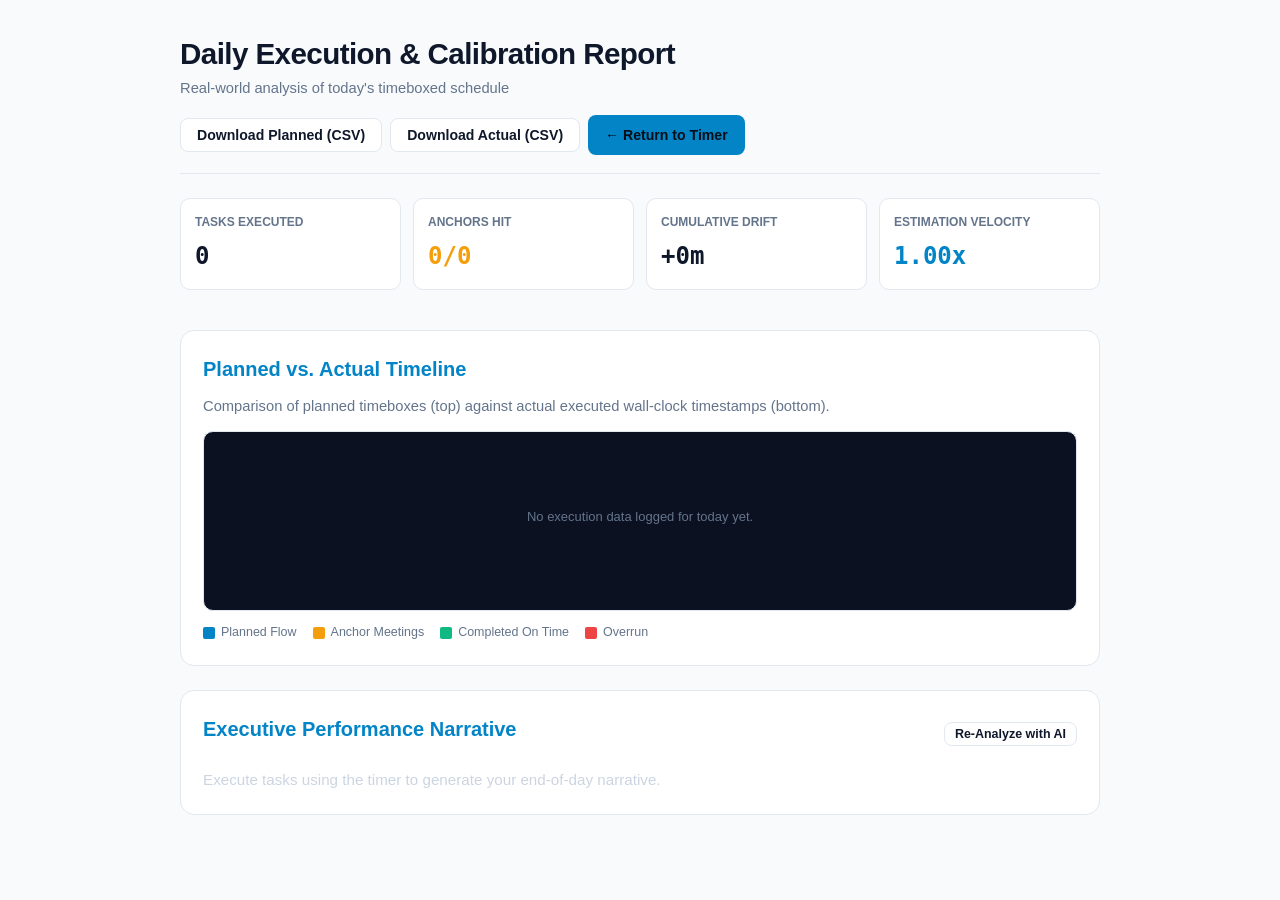
<file: report.html>
<!DOCTYPE html>
<html lang="en">
<head>
  <meta charset="UTF-8" />
  <meta name="viewport" content="width=device-width, initial-scale=1.0, viewport-fit=cover" />
  <meta name="theme-color" content="#f8fafc" />
  <link rel="icon" href="data:image/svg+xml,<svg xmlns=%22http://www.w3.org/2000/svg%22 viewBox=%220 0 100 100%22><text y=%22.9em%22 font-size=%2290%22>⏱️</text></svg>" />
  <title>Anchor & Flow — Daily Execution & Calibration Report</title>
  <style>
    :root {
      --bg-primary: #f8fafc;
      --bg-surface: #ffffff;
      --bg-card: #ffffff;
      --text-main: #0f172a;
      --text-muted: #64748b;
      --accent: #0284c7;
      --accent-hover: #0369a1;
      --success: #10b981;
      --warning: #f59e0b;
      --danger: #ef4444;
      --border: #e2e8f0;
      --shadow-sm: 0 1px 3px rgba(0,0,0,0.04);
    }

    * { box-sizing: border-box; margin: 0; padding: 0; }

    body {
      font-family: -apple-system, BlinkMacSystemFont, "Segoe UI", Roboto, Helvetica, Arial, sans-serif;
      background-color: var(--bg-primary);
      color: var(--text-main);
      line-height: 1.6;
      padding: 30px 16px;
      display: flex;
      justify-content: center;
    }

    .report-container {
      width: 100%;
      max-width: 920px;
      display: flex;
      flex-direction: column;
      gap: 24px;
    }

    header {
      display: flex;
      justify-content: space-between;
      align-items: center;
      padding-bottom: 18px;
      border-bottom: 1px solid var(--border);
      flex-wrap: wrap;
      gap: 14px;
    }

    h1 { font-size: 1.85rem; font-weight: 800; letter-spacing: -0.02em; }
    h2 { font-size: 1.25rem; font-weight: 700; color: var(--accent); margin-bottom: 10px; }
    p { color: var(--text-muted); font-size: 0.92rem; }

    .header-actions {
      display: flex;
      gap: 8px;
      align-items: center;
      flex-wrap: wrap;
    }

    button, .btn {
      font-size: 0.88rem;
      font-weight: 600;
      padding: 8px 16px;
      border-radius: 8px;
      cursor: pointer;
      border: 1px solid transparent;
      display: inline-flex;
      align-items: center;
      gap: 6px;
      text-decoration: none;
      transition: all 0.15s ease;
      color: #fff;
    }

    .btn-outline {
      background: var(--bg-card);
      border-color: var(--border);
      color: var(--text-main);
    }
    .btn-outline:hover { background: var(--border); }
    .btn-primary { background: var(--accent); color: #090d16; }
    .btn-primary:hover { background: var(--accent-hover); }

    .card {
      background: var(--bg-surface);
      border: 1px solid var(--border);
      border-radius: 14px;
      padding: 22px;
    }

    .metrics-grid {
      display: grid;
      grid-template-columns: repeat(auto-fit, minmax(180px, 1fr));
      gap: 12px;
      margin-bottom: 16px;
    }

    .metric-box {
      background: var(--bg-card);
      border: 1px solid var(--border);
      border-radius: 10px;
      padding: 14px;
      display: flex;
      flex-direction: column;
      gap: 4px;
    }

    .metric-label { font-size: 0.75rem; text-transform: uppercase; color: var(--text-muted); font-weight: 700; }
    .metric-val { font-size: 1.5rem; font-weight: 800; color: var(--text-main); font-family: ui-monospace, monospace; }

    /* Timeline Canvas */
    .canvas-wrapper {
      position: relative;
      width: 100%;
      height: 180px;
      background: #0b1120;
      border: 1px solid var(--border);
      border-radius: 10px;
      margin: 12px 0;
      overflow: hidden;
    }

    canvas { width: 100%; height: 100%; display: block; }

    /* AI Narrative Section */
    .narrative-content {
      font-size: 0.95rem;
      color: #cbd5e1;
      line-height: 1.7;
      white-space: pre-line;
    }

    .suggestions-list {
      margin-left: 20px;
      margin-top: 10px;
      color: #cbd5e1;
    }
    .suggestions-list li { margin-bottom: 8px; }

    .empty-state {
      text-align: center;
      padding: 40px 16px;
      color: var(--text-muted);
    }
  </style>
</head>
<body>
  <div class="report-container">
    <header>
      <div>
        <h1>Daily Execution & Calibration Report</h1>
        <p id="reportSubtitle">Real-world analysis of today's timeboxed schedule</p>
      </div>
      <div class="header-actions">
        <button type="button" class="btn btn-outline" id="exportPlannedBtn">Download Planned (CSV)</button>
        <button type="button" class="btn btn-outline" id="exportActualBtn">Download Actual (CSV)</button>
        <a href="index.html" class="btn btn-primary">&larr; Return to Timer</a>
      </div>
    </header>

    <!-- Key Metrics Grid -->
    <div class="metrics-grid">
      <div class="metric-box">
        <span class="metric-label">Tasks Executed</span>
        <span class="metric-val" id="totalTasksVal">0</span>
      </div>
      <div class="metric-box">
        <span class="metric-label">Anchors Hit</span>
        <span class="metric-val" id="anchorsHitVal" style="color: var(--warning);">0/0</span>
      </div>
      <div class="metric-box">
        <span class="metric-label">Cumulative Drift</span>
        <span class="metric-val" id="driftVal">+0m</span>
      </div>
      <div class="metric-box">
        <span class="metric-label">Estimation Velocity</span>
        <span class="metric-val" id="velocityVal" style="color: var(--accent);">1.0x</span>
      </div>
    </div>

    <!-- Visual Timeline Comparison -->
    <section class="card">
      <h2>Planned vs. Actual Timeline</h2>
      <p>Comparison of planned timeboxes (top) against actual executed wall-clock timestamps (bottom).</p>
      <div class="canvas-wrapper">
        <canvas id="timelineCanvas"></canvas>
      </div>
      <div style="display: flex; gap: 16px; font-size: 0.78rem; color: var(--text-muted); margin-top: 8px;">
        <span style="display: flex; align-items: center; gap: 6px;"><span style="width: 12px; height: 12px; background: var(--accent); border-radius: 2px;"></span> Planned Flow</span>
        <span style="display: flex; align-items: center; gap: 6px;"><span style="width: 12px; height: 12px; background: var(--warning); border-radius: 2px;"></span> Anchor Meetings</span>
        <span style="display: flex; align-items: center; gap: 6px;"><span style="width: 12px; height: 12px; background: var(--success); border-radius: 2px;"></span> Completed On Time</span>
        <span style="display: flex; align-items: center; gap: 6px;"><span style="width: 12px; height: 12px; background: var(--danger); border-radius: 2px;"></span> Overrun</span>
      </div>
    </section>

    <!-- DeepSeek AI Analysis Section -->
    <section class="card">
      <div style="display: flex; justify-content: space-between; align-items: center; margin-bottom: 12px;">
        <h2>Executive Performance Narrative</h2>
        <button type="button" class="btn btn-outline" id="refreshAiBtn" style="font-size: 0.78rem; padding: 4px 10px;">Re-Analyze with AI</button>
      </div>
      <div id="narrativeContainer" class="narrative-content">
        Generating analysis...
      </div>
    </section>
  </div>

  <script>
    (function () {
      const STORAGE_KEY_ROUTINES = 'anchor_flow_routines_v3';
      const STORAGE_KEY_RESULTS = 'anchor_flow_results_v3';
      const STORAGE_KEY_PLANNED = 'anchor_flow_planned_v3';

      let plannedTasks = [];
      let actualResults = [];

      const totalTasksVal = document.getElementById('totalTasksVal');
      const anchorsHitVal = document.getElementById('anchorsHitVal');
      const driftVal = document.getElementById('driftVal');
      const velocityVal = document.getElementById('velocityVal');
      const narrativeContainer = document.getElementById('narrativeContainer');
      const timelineCanvas = document.getElementById('timelineCanvas');
      const exportPlannedBtn = document.getElementById('exportPlannedBtn');
      const exportActualBtn = document.getElementById('exportActualBtn');
      const refreshAiBtn = document.getElementById('refreshAiBtn');

      function loadData() {
        try {
          const rawActual = localStorage.getItem(STORAGE_KEY_RESULTS);
          const rawPlanned = localStorage.getItem(STORAGE_KEY_PLANNED);

          if (rawActual) actualResults = JSON.parse(rawActual) || [];
          if (rawPlanned) plannedTasks = JSON.parse(rawPlanned) || [];

          // If planned wasn't explicitly snapshotted, extract from routine states
          if (plannedTasks.length === 0) {
            const rawRoutines = localStorage.getItem(STORAGE_KEY_ROUTINES);
            if (rawRoutines) {
              const rMap = JSON.parse(rawRoutines);
              Object.keys(rMap).forEach(k => {
                const r = rMap[k];
                if (r.tasks) {
                  r.tasks.forEach(t => {
                    if (!t.isHeader && t.durationSecs > 0) plannedTasks.push(t);
                  });
                }
              });
            }
          }
        } catch (e) {
          console.warn('Error reading report storage:', e);
        }

        renderMetrics();
        renderTimeline();
        generateNarrative();
      }

      function renderMetrics() {
        totalTasksVal.textContent = actualResults.length;

        let totalTargetSecs = 0;
        let totalActualSecs = 0;
        let totalAnchors = 0;
        let anchorsHit = 0;

        actualResults.forEach(r => {
          totalTargetSecs += r.finalTargetSecs || r.plannedSecs;
          totalActualSecs += r.actualSecs;
          if (r.isAnchor) {
            totalAnchors++;
            if (r.varianceSecs <= 120) anchorsHit++;
          }
        });

        anchorsHitVal.textContent = `${anchorsHit}/${totalAnchors}`;
        const driftMinutes = Math.round((totalActualSecs - totalTargetSecs) / 60);
        driftVal.textContent = `${driftMinutes >= 0 ? '+' : ''}${driftMinutes}m`;
        driftVal.style.color = driftMinutes > 15 ? 'var(--danger)' : (driftMinutes < 0 ? 'var(--success)' : 'var(--text-main)');

        const velocity = totalTargetSecs > 0 ? (totalActualSecs / totalTargetSecs) : 1.0;
        velocityVal.textContent = `${velocity.toFixed(2)}x`;
        velocityVal.style.color = velocity > 1.15 ? 'var(--danger)' : (velocity < 0.95 ? 'var(--success)' : 'var(--accent)');
      }

      function renderTimeline() {
        const ctx = timelineCanvas.getContext('2d');
        const dpr = window.devicePixelRatio || 1;
        const rect = timelineCanvas.getBoundingClientRect();
        timelineCanvas.width = rect.width * dpr;
        timelineCanvas.height = rect.height * dpr;
        ctx.scale(dpr, dpr);

        ctx.clearRect(0, 0, rect.width, rect.height);

        if (actualResults.length === 0 && plannedTasks.length === 0) {
          ctx.fillStyle = '#64748b';
          ctx.font = '13px sans-serif';
          ctx.textAlign = 'center';
          ctx.fillText('No execution data logged for today yet.', rect.width / 2, rect.height / 2);
          return;
        }

        // Draw Lane 1: Planned (Y: 25)
        // Draw Lane 2: Actual  (Y: 85)
        ctx.fillStyle = '#94a3b8';
        ctx.font = '11px monospace';
        ctx.textAlign = 'left';
        ctx.fillText('PLANNED SCHEDULE', 12, 22);
        ctx.fillText('ACTUAL EXECUTION', 12, 85);

        const trackWidth = rect.width - 24;
        let startX = 12;

        // Render Planned Blocks
        const totalPlannedSecs = plannedTasks.reduce((acc, t) => acc + (t.durationSecs || t.durationMins * 60), 0) || 3600;
        plannedTasks.forEach(t => {
          const dur = t.durationSecs || (t.durationMins * 60);
          const w = Math.max(8, (dur / totalPlannedSecs) * trackWidth);
          ctx.fillStyle = t.isAnchor ? '#f59e0b' : '#38bdf8';
          ctx.fillRect(startX, 30, w - 2, 24);
          startX += w;
        });

        // Render Actual Blocks
        startX = 12;
        const totalActualSecs = actualResults.reduce((acc, r) => acc + r.actualSecs, 0) || totalPlannedSecs;
        actualResults.forEach(r => {
          const w = Math.max(8, (r.actualSecs / totalActualSecs) * trackWidth);
          ctx.fillStyle = r.isAnchor ? '#f59e0b' : (r.varianceSecs > 120 ? '#ef4444' : '#22c55e');
          ctx.fillRect(startX, 95, w - 2, 24);
          startX += w;
        });
      }

      function generateNarrative() {
        if (actualResults.length === 0) {
          narrativeContainer.textContent = 'Execute tasks using the timer to generate your end-of-day narrative.';
          return;
        }

        // Deterministic High-Precision Analysis Engine
        let biggestDriftTask = null;
        let maxDrift = 0;
        let earlyCount = 0;
        let lateCount = 0;

        actualResults.forEach(r => {
          if (r.varianceSecs > maxDrift) {
            maxDrift = r.varianceSecs;
            biggestDriftTask = r;
          }
          if (r.varianceSecs < -60) earlyCount++;
          if (r.varianceSecs > 120) lateCount++;
        });

        const totalActualMinutes = Math.round(actualResults.reduce((a, b) => a + b.actualSecs, 0) / 60);
        const driftText = biggestDriftTask ? `Largest single overrun occurred during "${biggestDriftTask.taskName}" (+${Math.round(biggestDriftTask.varianceSecs / 60)} min).` : 'Tasks ran exceptionally close to budget.';

        const narrative = `### Day Highlights & Pacing Summary
Today featured ${actualResults.length} completed timeboxes totaling ${totalActualMinutes} minutes of focused activity. 
${driftText}
Overall, ${earlyCount} tasks finished ahead of target, while ${lateCount} blocks experienced time expansion.

### Key Observations & Tomorrow's Calibration:
1. **Calibrate Buffer Margins:** ${maxDrift > 300 ? 'Increase timebox allotments for creative/strategic tasks by 15-20% to avoid downstream slide.' : 'Task estimation was well-balanced with minimal downstream sliding.'}
2. **Anchor Protection:** Calendar meetings remained fixed anchors, ensuring zero meeting slippage despite flow variations.
3. **Transition Efficiency:** Pull-forward mechanisms were triggered on ${earlyCount} occasions, recovering momentum immediately after early completions.`;

        narrativeContainer.innerHTML = narrative.replace(/### (.*?)\n/g, '<h3 style="color:var(--accent); font-size:1rem; margin-top:12px;">$1</h3>');
      }

      // Exports
      function exportCSV(isPlanned) {
        const headers = ["Routine", "Task Name", "Duration (Mins)", "Parent Task", "Scheduled Start"];
        let rows = [];

        if (isPlanned) {
          rows = plannedTasks.map(t => [
            `"${t.routine || 'Work Day'}"`,
            `"${t.name}"`,
            t.durationMins || Math.round(t.durationSecs / 60),
            `"${t.parentTask || ''}"`,
            `"${t.scheduledStart || ''}"`
          ]);
        } else {
          rows = actualResults.map(r => [
            `"${r.routine}"`,
            `"${r.taskName}"`,
            Math.round(r.actualSecs / 60),
            `"${r.parentCategory || ''}"`,
            `"${r.startTimeStr ? r.startTimeStr.slice(0, 5) : ''}"`
          ]);
        }

        const csvContent = [headers.join(','), ...rows.map(row => row.join(','))].join('\r\n');
        const blob = new Blob([csvContent], { type: 'text/csv;charset=utf-8;' });
        const url = URL.createObjectURL(blob);
        const a = document.createElement('a');
        a.href = url;
        a.download = isPlanned ? 'Planned_Schedule.csv' : 'Actual_Schedule.csv';
        document.body.appendChild(a);
        a.click();
        document.body.removeChild(a);
        URL.revokeObjectURL(url);
      }

      exportPlannedBtn.addEventListener('click', () => exportCSV(true));
      exportActualBtn.addEventListener('click', () => exportCSV(false));
      refreshAiBtn.addEventListener('click', generateNarrative);

      loadData();
    })();
  </script>
</body>
</html>
</file>
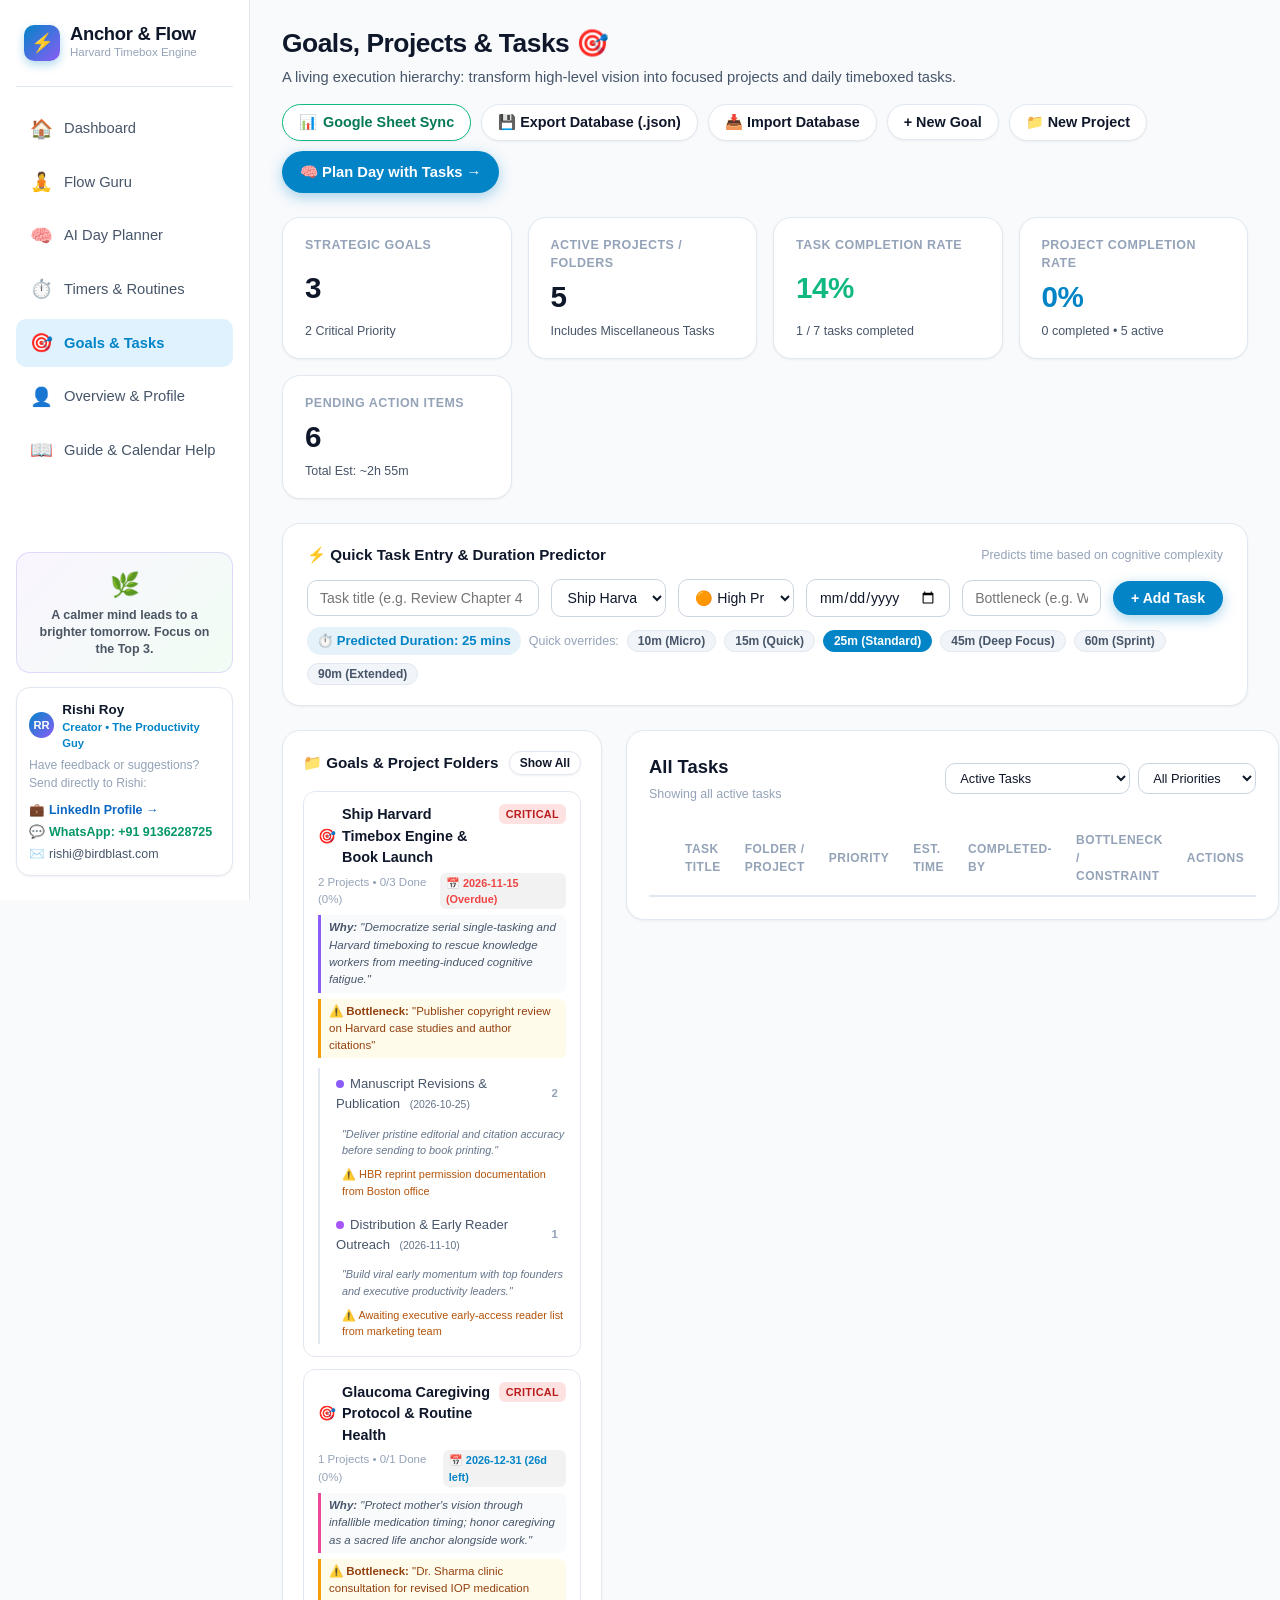
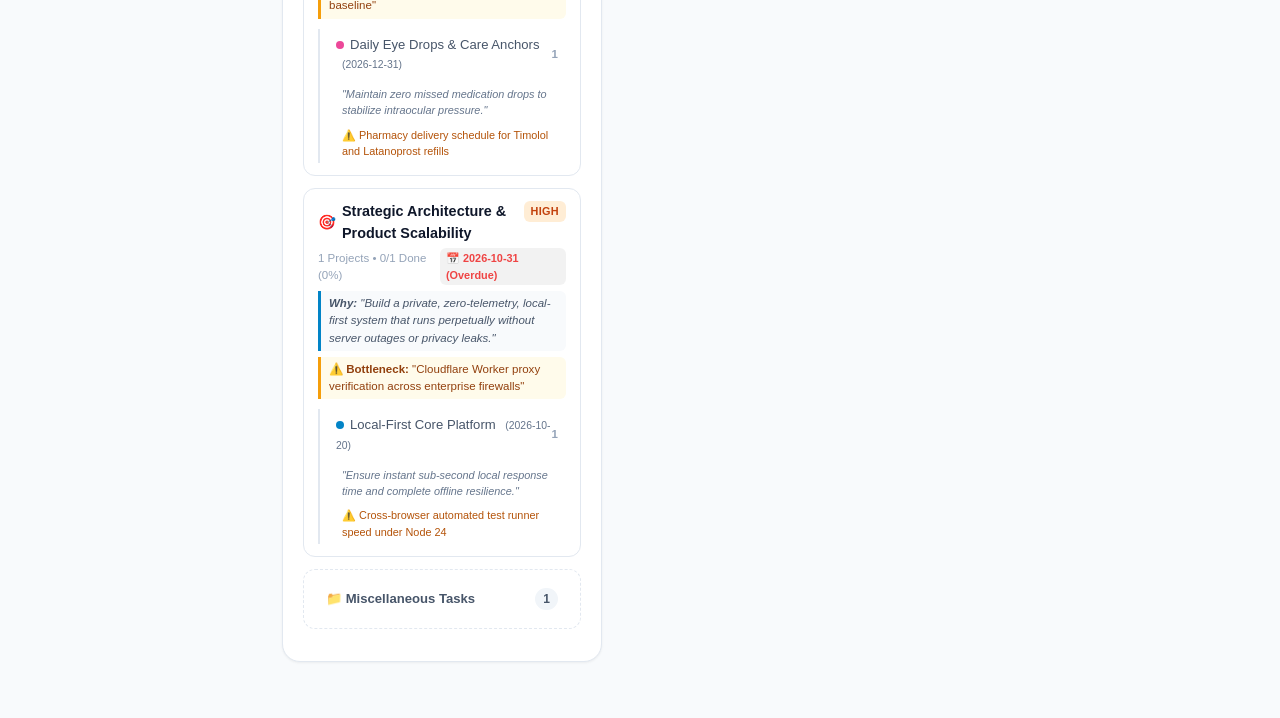
<file: tasks.html>
<!DOCTYPE html>
<html lang="en">
<head>
  <meta charset="utf-8" />
  <meta name="viewport" content="width=device-width, initial-scale=1.0, viewport-fit=cover" />
  <meta name="theme-color" content="#f8fafc" />
  <meta http-equiv="Cache-Control" content="no-cache, no-store, must-revalidate" />
  <meta http-equiv="Pragma" content="no-cache" />
  <meta http-equiv="Expires" content="0" />
  <title>Goals, Projects &amp; Tasks — Anchor &amp; Flow</title>
  <meta name="description" content="Living Goals, Projects, and Tasks hierarchy with intelligent duration prediction and Harvard Timeboxing alignment." />
  <link rel="icon" href="data:image/svg+xml,<svg xmlns=%22http://www.w3.org/2000/svg%22 viewBox=%220 0 100 100%22><text y=%22.9em%22 font-size=%2290%22>🎯</text></svg>" />
  <link rel="stylesheet" href="css/style.css?v=20261006a" />
  <style>
    /* Goals & Tasks Hierarchy Styles */
    .tasks-header-action-group {
      display: flex;
      align-items: center;
      gap: 10px;
      flex-wrap: wrap;
    }

    .hierarchy-kpi-grid {
      display: grid;
      grid-template-columns: repeat(auto-fit, minmax(220px, 1fr));
      gap: 16px;
      margin-bottom: 24px;
    }

    .kpi-card {
      background: var(--bg-card);
      border: 1px solid var(--border);
      border-radius: var(--radius-card);
      padding: 18px 22px;
      box-shadow: var(--shadow-sm);
      display: flex;
      flex-direction: column;
      justify-content: space-between;
      gap: 8px;
    }
    .kpi-title {
      font-size: 0.78rem;
      font-weight: 700;
      color: var(--text-muted);
      text-transform: uppercase;
      letter-spacing: 0.04em;
    }
    .kpi-val {
      font-size: 1.85rem;
      font-weight: 800;
      color: var(--text-primary);
      letter-spacing: -0.5px;
      line-height: 1.1;
    }
    .kpi-sub {
      font-size: 0.78rem;
      color: var(--text-secondary);
      font-weight: 500;
    }

    /* Quick Task Add Bar */
    .quick-add-task-card {
      background: #ffffff;
      border: 1px solid var(--border);
      border-radius: var(--radius-card);
      padding: 20px 24px;
      box-shadow: var(--shadow-sm);
      margin-bottom: 24px;
    }
    .quick-add-grid {
      display: grid;
      grid-template-columns: 2fr 1.2fr 1fr auto;
      gap: 12px;
      align-items: center;
    }
    @media (max-width: 900px) {
      .quick-add-grid {
        grid-template-columns: 1fr;
      }
    }

    .prediction-pill-row {
      display: flex;
      align-items: center;
      gap: 8px;
      margin-top: 10px;
      flex-wrap: wrap;
      font-size: 0.82rem;
    }
    .pred-badge {
      display: inline-flex;
      align-items: center;
      gap: 4px;
      background: rgba(2, 132, 199, 0.1);
      color: var(--accent-blue);
      font-weight: 700;
      padding: 4px 10px;
      border-radius: 9999px;
    }
    .dur-override-pill {
      background: var(--bg-card-subtle);
      border: 1px solid var(--border);
      border-radius: 9999px;
      padding: 3px 10px;
      font-size: 0.75rem;
      font-weight: 600;
      color: var(--text-secondary);
      cursor: pointer;
      transition: all 0.12s ease;
    }
    .dur-override-pill:hover, .dur-override-pill.selected {
      background: var(--accent-blue);
      color: #ffffff;
      border-color: var(--accent-blue);
    }

    /* Hierarchy Tree & Folder Sections */
    .hierarchy-split-grid {
      display: grid;
      grid-template-columns: 320px 1fr;
      gap: 24px;
      align-items: flex-start;
      margin-bottom: 32px;
    }
    @media (max-width: 1080px) {
      .hierarchy-split-grid {
        grid-template-columns: 1fr;
      }
    }

    /* Left Sidebar: Goals & Projects Tree */
    .goals-tree-card {
      background: #ffffff;
      border: 1px solid var(--border);
      border-radius: var(--radius-card);
      padding: 20px;
      box-shadow: var(--shadow-sm);
    }
    .tree-header {
      display: flex;
      justify-content: space-between;
      align-items: center;
      margin-bottom: 16px;
    }
    .tree-title {
      font-size: 0.95rem;
      font-weight: 700;
      color: var(--text-primary);
    }

    .goal-tree-node {
      border: 1px solid var(--border);
      border-radius: 12px;
      padding: 12px 14px;
      margin-bottom: 12px;
      background: #ffffff;
      transition: all 0.15s ease;
    }
    .goal-tree-node:hover {
      box-shadow: var(--shadow-sm);
      border-color: #cbd5e1;
    }
    .goal-node-header {
      display: flex;
      justify-content: space-between;
      align-items: flex-start;
      gap: 8px;
    }
    .goal-node-title {
      font-size: 0.9rem;
      font-weight: 700;
      color: var(--text-primary);
      display: flex;
      align-items: center;
      gap: 6px;
      cursor: pointer;
    }
    .goal-priority-tag {
      font-size: 0.68rem;
      font-weight: 700;
      text-transform: uppercase;
      padding: 2px 7px;
      border-radius: 6px;
      letter-spacing: 0.03em;
    }
    .priority-critical {
      background: #fee2e2;
      color: #b91c1c;
    }
    .priority-high {
      background: #ffedd5;
      color: #c2410c;
    }
    .priority-medium {
      background: #e0f2fe;
      color: #0369a1;
    }
    .priority-low {
      background: #f1f5f9;
      color: #475569;
    }

    .project-node-list {
      margin-top: 10px;
      padding-left: 8px;
      border-left: 2px solid var(--border);
      display: flex;
      flex-direction: column;
      gap: 6px;
    }
    .project-node-row {
      display: flex;
      justify-content: space-between;
      align-items: center;
      padding: 6px 8px;
      border-radius: 8px;
      font-size: 0.82rem;
      color: var(--text-secondary);
      cursor: pointer;
      transition: all 0.12s ease;
    }
    .project-node-row:hover, .project-node-row.active {
      background: var(--bg-card-subtle);
      color: var(--text-primary);
      font-weight: 600;
    }
    .project-dot {
      width: 8px;
      height: 8px;
      border-radius: 50%;
      display: inline-block;
      margin-right: 6px;
    }

    /* Right Section: Tasks Table */
    .tasks-table-card {
      background: #ffffff;
      border: 1px solid var(--border);
      border-radius: var(--radius-card);
      padding: 22px;
      box-shadow: var(--shadow-sm);
    }
    .table-toolbar {
      display: flex;
      justify-content: space-between;
      align-items: center;
      flex-wrap: wrap;
      gap: 12px;
      margin-bottom: 16px;
    }

    .task-table {
      width: 100%;
      border-collapse: collapse;
      font-size: 0.88rem;
    }
    .task-table th {
      text-align: left;
      padding: 10px 12px;
      font-size: 0.75rem;
      font-weight: 700;
      color: var(--text-muted);
      text-transform: uppercase;
      letter-spacing: 0.04em;
      border-bottom: 2px solid var(--border);
    }
    .task-table td {
      padding: 12px;
      border-bottom: 1px solid var(--border-subtle);
      vertical-align: middle;
    }
    .task-table tr:hover {
      background: #f8fafc;
    }
    .task-table tr.task-done td {
      opacity: 0.6;
      text-decoration: line-through;
    }

    .status-check-btn {
      width: 20px;
      height: 20px;
      border-radius: 6px;
      border: 2px solid #cbd5e1;
      background: #ffffff;
      cursor: pointer;
      display: inline-flex;
      align-items: center;
      justify-content: center;
      font-size: 0.8rem;
      color: #ffffff;
      transition: all 0.12s ease;
    }
    .status-check-btn.checked {
      background: var(--accent-green);
      border-color: var(--accent-green);
    }

    .btn-plan-today {
      background: linear-gradient(135deg, #0284c7 0%, #8b5cf6 100%);
      color: #ffffff !important;
      border: none;
      border-radius: 9999px;
      padding: 5px 12px;
      font-size: 0.76rem;
      font-weight: 600;
      cursor: pointer;
      text-decoration: none;
      display: inline-flex;
      align-items: center;
      gap: 4px;
      transition: all 0.15s ease;
    }
    .btn-plan-today:hover {
      box-shadow: 0 2px 8px rgba(2, 132, 199, 0.3);
      transform: translateY(-1px);
    }

    .form-group {
      margin-bottom: 14px;
    }
    .form-group label {
      display: block;
      font-size: 0.82rem;
      font-weight: 600;
      color: var(--text-primary);
      margin-bottom: 6px;
    }
    .form-control {
      width: 100%;
      padding: 9px 12px;
      border-radius: 10px;
      border: 1px solid #cbd5e1;
      font-size: 0.88rem;
      font-family: inherit;
      box-sizing: border-box;
      outline: none;
      background: #ffffff;
      color: var(--text-primary);
    }
    .form-control:focus {
      border-color: var(--accent-blue);
      box-shadow: 0 0 0 3px rgba(2, 132, 199, 0.12);
    }

    /* Modal card styling */
    .modal-dialog-card {
      background: #ffffff;
      border: 1px solid var(--border);
      border-radius: 20px;
      padding: 24px;
      width: 100%;
      max-width: 520px;
      box-shadow: var(--shadow-lg);
    }
    /* Undo Toast Banner */
    .undo-toast-pill {
      position: fixed;
      bottom: 24px;
      right: 24px;
      background: #0f172a;
      color: #ffffff;
      padding: 12px 18px;
      border-radius: 12px;
      box-shadow: 0 10px 25px rgba(0,0,0,0.3);
      display: flex;
      align-items: center;
      gap: 12px;
      z-index: 9999;
      font-size: 0.86rem;
      border: 1px solid rgba(255,255,255,0.1);
      animation: slideUpToast 0.2s ease;
    }
    .btn-undo-toast {
      background: #3b82f6;
      color: #ffffff;
      border: none;
      border-radius: 6px;
      padding: 4px 10px;
      font-size: 0.78rem;
      font-weight: 700;
      cursor: pointer;
      transition: background 0.15s ease;
    }
    .btn-undo-toast:hover {
      background: #2563eb;
    }
    @keyframes slideUpToast {
      from { transform: translateY(20px); opacity: 0; }
      to { transform: translateY(0); opacity: 1; }
    }
  </style>
</head>
<body>
  <div class="app-container">
    
    <!-- Standard Left Navigation Sidebar (Unified across all pages) -->
    <aside class="app-sidebar">
      <a href="index.html" class="sidebar-logo">
        <div class="logo-badge">⚡</div>
        <div>
          <div class="logo-text-title">Anchor &amp; Flow</div>
          <div class="logo-text-sub">Harvard Timebox Engine</div>
        </div>
      </a>

      <ul class="sidebar-nav-list">
        <li class="sidebar-nav-item">
          <a href="index.html">
            <span class="sidebar-nav-icon">🏠</span>
            <span>Dashboard</span>
          </a>
        </li>
        <li class="sidebar-nav-item">
          <a href="guru.html">
            <span class="sidebar-nav-icon">🧘</span>
            <span>Flow Guru</span>
          </a>
        </li>
        <li class="sidebar-nav-item">
          <a href="planner.html">
            <span class="sidebar-nav-icon">🧠</span>
            <span>AI Day Planner</span>
          </a>
        </li>
        <li class="sidebar-nav-item">
          <a href="timer.html">
            <span class="sidebar-nav-icon">⏱️</span>
            <span>Timers &amp; Routines</span>
          </a>
        </li>
        <li class="sidebar-nav-item active">
          <a href="tasks.html">
            <span class="sidebar-nav-icon">🎯</span>
            <span>Goals &amp; Tasks</span>
          </a>
        </li>
        <li class="sidebar-nav-item">
          <a href="profile.html">
            <span class="sidebar-nav-icon">👤</span>
            <span>Overview &amp; Profile</span>
          </a>
        </li>
        <li class="sidebar-nav-item">
          <a href="guide.html">
            <span class="sidebar-nav-icon">📖</span>
            <span>Guide &amp; Calendar Help</span>
          </a>
        </li>
      </ul>

      <div class="sidebar-motivation-card">
        <span class="plant-icon">🌿</span>
        <p>A calmer mind leads to a brighter tomorrow. Focus on the Top 3.</p>
      </div>

      <!-- Creator & Direct Feedback Card -->
      <div style="margin-top: 14px; background: #ffffff; border: 1px solid var(--border); border-radius: 14px; padding: 12px; font-size: 0.78rem; color: var(--text-secondary); line-height: 1.45; box-shadow: var(--shadow-sm);">
        <div style="display: flex; align-items: center; gap: 8px; margin-bottom: 6px;">
          <div class="avatar-small" style="width: 26px; height: 26px; font-size: 0.7rem; background: linear-gradient(135deg, #0284c7, #8b5cf6); border-radius: 50%; color: white; display: flex; align-items: center; justify-content: center; font-weight: bold;">RR</div>
          <div>
            <strong style="color: var(--text-primary); font-size: 0.84rem;">Rishi Roy</strong>
            <div style="font-size: 0.7rem; color: var(--accent-blue); font-weight: 600;">Creator &bull; The Productivity Guy</div>
          </div>
        </div>
        <p style="margin-bottom: 8px; font-size: 0.76rem; color: var(--text-muted);">
          Have feedback or suggestions? Send directly to Rishi:
        </p>
        <div style="display: flex; flex-direction: column; gap: 4px;">
          <a href="https://www.linkedin.com/in/rishiroy/" target="_blank" rel="noopener noreferrer" style="color: #0a66c2; font-weight: 600; text-decoration: none; display: flex; align-items: center; gap: 4px;">
            <span>💼</span> LinkedIn Profile &rarr;
          </a>
          <a href="https://wa.me/919136228725?text=Hi%20Rishi,%20feedback%20on%20Anchor%20%26%20Flow:" target="_blank" rel="noopener noreferrer" style="color: #059669; font-weight: 600; text-decoration: none; display: flex; align-items: center; gap: 4px;">
            <span>💬</span> WhatsApp: +91 9136228725
          </a>
          <a href="mailto:rishi@birdblast.com?subject=Feedback%20on%20Anchor%20%26%20Flow" style="color: var(--text-secondary); text-decoration: none; display: flex; align-items: center; gap: 4px;">
            <span>✉️</span> rishi@birdblast.com
          </a>
        </div>
      </div>
    </aside>

    <!-- Main Viewport -->
    <main class="main-viewport">
      
      <!-- Top Header -->
      <header class="dashboard-top-header">
        <div class="greeting-block">
          <h1>Goals, Projects &amp; Tasks 🎯</h1>
          <p>A living execution hierarchy: transform high-level vision into focused projects and daily timeboxed tasks.</p>
        </div>

        <div class="tasks-header-action-group">
          <button type="button" class="btn-secondary-launch" onclick="openGoogleSheetModal()" style="border-color: #10b981; color: #047857; font-weight: 700;" title="Connect & Sync to Google Sheet">
            <span>📊</span> Google Sheet Sync
          </button>
          <button type="button" class="btn-secondary-launch" onclick="exportDatabaseJSON()" title="Export local database as JSON file">
            💾 Export Database (.json)
          </button>
          <button type="button" class="btn-secondary-launch" onclick="triggerImportDatabase()" title="Restore local database from JSON file">
            📥 Import Database
          </button>
          <input type="file" id="importDatabaseFileInput" accept=".json" style="display:none;" onchange="handleImportDatabaseFile(event)">
          <button type="button" class="btn-secondary-launch" onclick="openNewGoalModal()">
            + New Goal
          </button>
          <button type="button" class="btn-secondary-launch" onclick="openNewProjectModal()">
            📁 New Project
          </button>
          <a href="planner.html" class="btn-primary-launch" title="Plan your schedule with AI">
            🧠 Plan Day with Tasks &rarr;
          </a>
        </div>
      </header>

      <!-- KPI Summary Cards -->
      <section class="hierarchy-kpi-grid">
        <div class="kpi-card">
          <span class="kpi-title">Strategic Goals</span>
          <div class="kpi-val" id="kpiGoalsCount">3</div>
          <span class="kpi-sub" id="kpiGoalsSub">2 Critical Priority</span>
        </div>
        <div class="kpi-card">
          <span class="kpi-title">Active Projects / Folders</span>
          <div class="kpi-val" id="kpiProjectsCount">5</div>
          <span class="kpi-sub" id="kpiProjectsSub">Includes Miscellaneous Tasks</span>
        </div>
        <div class="kpi-card">
          <span class="kpi-title">Task Completion Rate</span>
          <div class="kpi-val" id="kpiTaskCompletionRate" style="color: var(--accent-green);">14%</div>
          <span class="kpi-sub" id="kpiTaskCompletionSub">1 / 7 tasks completed</span>
        </div>
        <div class="kpi-card">
          <span class="kpi-title">Project Completion Rate</span>
          <div class="kpi-val" id="kpiProjectCompletionRate" style="color: var(--accent-blue);">0%</div>
          <span class="kpi-sub" id="kpiProjectCompletionSub">4 active in progress</span>
        </div>
        <div class="kpi-card">
          <span class="kpi-title">Pending Action Items</span>
          <div class="kpi-val" id="kpiTasksCount">6</div>
          <span class="kpi-sub" id="kpiTasksDuration">Total Est: ~2h 45m</span>
        </div>
      </section>

      <!-- Quick Task Entry with Smart Duration Predictor -->
      <section class="quick-add-task-card">
        <div style="display: flex; justify-content: space-between; align-items: center; margin-bottom: 12px;">
          <strong style="font-size: 0.95rem; color: var(--text-primary);">⚡ Quick Task Entry &amp; Duration Predictor</strong>
          <span style="font-size: 0.78rem; color: var(--text-muted);">Predicts time based on cognitive complexity</span>
        </div>

        <div class="quick-add-grid" style="grid-template-columns: 2fr 1fr 1fr 1fr 1.2fr auto;">
          <div>
            <input type="text" id="quickTaskTitleInput" class="form-control" placeholder="Task title (e.g. Review Chapter 4 Draft)" oninput="onTaskTitleInput(this.value)" />
          </div>
          <div>
            <select id="quickTaskProjectSelect" class="form-control">
              <!-- Populated dynamically -->
            </select>
          </div>
          <div>
            <select id="quickTaskPrioritySelect" class="form-control">
              <option value="critical">🔴 Critical Priority</option>
              <option value="high" selected>🟠 High Priority</option>
              <option value="medium">🔵 Medium Priority</option>
              <option value="low">⚪ Low Priority</option>
            </select>
          </div>
          <div>
            <input type="date" id="quickTaskDueDateInput" class="form-control" title="Completed-By Target Date" />
          </div>
          <div>
            <input type="text" id="quickTaskBottleneckInput" class="form-control" placeholder="Bottleneck (e.g. Waiting on Sarah)" />
          </div>
          <div>
            <button type="button" class="btn-primary-launch" onclick="handleQuickAddTask()" style="padding: 9px 18px; font-size: 0.88rem;">
              + Add Task
            </button>
          </div>
        </div>

        <div class="prediction-pill-row">
          <span class="pred-badge" id="predictedBadge">⏱️ Predicted Duration: 25 mins</span>
          <span style="color: var(--text-muted); font-size: 0.78rem;">Quick overrides:</span>
          <button type="button" class="dur-override-pill" onclick="setOverrideDuration(10)">10m (Micro)</button>
          <button type="button" class="dur-override-pill" onclick="setOverrideDuration(15)">15m (Quick)</button>
          <button type="button" class="dur-override-pill selected" onclick="setOverrideDuration(25)" id="pill25m">25m (Standard)</button>
          <button type="button" class="dur-override-pill" onclick="setOverrideDuration(45)">45m (Deep Focus)</button>
          <button type="button" class="dur-override-pill" onclick="setOverrideDuration(60)">60m (Sprint)</button>
          <button type="button" class="dur-override-pill" onclick="setOverrideDuration(90)">90m (Extended)</button>
        </div>
      </section>

      <!-- Main Split View: Left Hierarchy Tree, Right Tasks Table -->
      <section class="hierarchy-split-grid">
        
        <!-- Left: Goals & Project Folders Tree -->
        <div class="goals-tree-card">
          <div class="tree-header">
            <span class="tree-title">📁 Goals &amp; Project Folders</span>
            <button type="button" class="btn-secondary-launch" style="padding: 4px 10px; font-size: 0.75rem;" onclick="filterByProject('all')">
              Show All
            </button>
          </div>

          <div id="goalsTreeContainer">
            <!-- Rendered dynamically -->
          </div>
        </div>

        <!-- Right: Tasks Table View -->
        <div class="tasks-table-card">
          <div class="table-toolbar">
            <div>
              <h2 style="font-size: 1.15rem; color: var(--text-primary); margin: 0;" id="tableFilterTitle">All Tasks</h2>
              <span style="font-size: 0.78rem; color: var(--text-muted);" id="tableFilterCount">Showing all active tasks</span>
            </div>

            <div style="display: flex; gap: 8px; align-items: center;">
              <button type="button" class="btn-secondary-launch" id="btnTasksUndo" onclick="handleUndoAction()" style="display: none; padding: 5px 10px; font-size: 0.78rem;" title="Undo last action">
                ↩️ Undo
              </button>

              <select id="statusFilterSelect" class="form-control" style="width: auto; padding: 6px 10px; font-size: 0.8rem;" onchange="renderTasksTable()">
                <option value="pending" selected>Active Tasks</option>
                <option value="done">Completed Tasks</option>
                <option value="archived">📦 Archived Tasks</option>
                <option value="deleted">🗑️ Trash / Deleted Tasks</option>
                <option value="all">All Tasks</option>
              </select>

              <select id="priorityFilterSelect" class="form-control" style="width: auto; padding: 6px 10px; font-size: 0.8rem;" onchange="renderTasksTable()">
                <option value="all">All Priorities</option>
                <option value="critical">Critical Only</option>
                <option value="high">High Only</option>
                <option value="medium">Medium Only</option>
              </select>
            </div>
          </div>

          <div style="overflow-x: auto;">
            <table class="task-table">
              <thead>
                <tr>
                  <th style="width: 32px;"></th>
                  <th>Task Title</th>
                  <th style="width: 130px;">Folder / Project</th>
                  <th style="width: 80px;">Priority</th>
                  <th style="width: 70px;">Est. Time</th>
                  <th style="width: 110px;">Completed-By</th>
                  <th>Bottleneck / Constraint</th>
                  <th style="width: 160px; text-align: right;">Actions</th>
                </tr>
              </thead>
              <tbody id="tasksTableBody">
                <!-- Rendered dynamically -->
              </tbody>
            </table>
          </div>
        </div>

      </section>

    </main>
  </div>

  <!-- Modal: Add / Edit Goal -->
  <div class="side-drawer-backdrop" id="goalModal" onclick="if(event.target===this)closeGoalModal()">
    <div class="modal-dialog-card">
      <div style="display: flex; justify-content: space-between; align-items: center; margin-bottom: 16px;">
        <h3 style="margin: 0; font-size: 1.15rem;" id="goalModalTitle">New Strategic Goal</h3>
        <button type="button" onclick="closeGoalModal()" style="background: none; border: none; font-size: 1.2rem; cursor: pointer;">&times;</button>
      </div>
      <form onsubmit="event.preventDefault(); handleSaveGoal();">
        <input type="hidden" id="goalModalId" />
        <div class="form-group">
          <label>Goal Title</label>
          <input type="text" id="goalModalTitleInput" class="form-control" placeholder="e.g. Ship Harvard Timebox Engine & Book Launch" required />
        </div>
        <div class="form-group">
          <label>Category</label>
          <select id="goalModalCategoryInput" class="form-control">
            <option value="work">💼 Professional / Career</option>
            <option value="health">🧴 Health &amp; Caregiving</option>
            <option value="personal">🌱 Personal Mastery</option>
          </select>
        </div>
        <div class="form-group">
          <label>Strategic Priority</label>
          <select id="goalModalPriorityInput" class="form-control">
            <option value="critical">🔴 Critical Priority (Must hit daily/weekly)</option>
            <option value="high" selected>🟠 High Priority</option>
            <option value="medium">🔵 Medium Priority</option>
            <option value="low">⚪ Low Priority</option>
          </select>
        </div>
        <div class="form-group">
          <label>Target Weekly Hours</label>
          <input type="number" id="goalModalHoursInput" class="form-control" value="10" min="1" max="80" />
        </div>
        <div class="form-group">
          <label>Accent Color</label>
          <select id="goalModalColorInput" class="form-control">
            <option value="#8b5cf6">Purple (#8b5cf6)</option>
            <option value="#0284c7">Blue (#0284c7)</option>
            <option value="#ec4899">Pink (#ec4899)</option>
            <option value="#10b981">Green (#10b981)</option>
            <option value="#f97316">Orange (#f97316)</option>
          </select>
        </div>
        <div class="form-group">
          <label>Estimated Finish Date (Ballpark Target Date)</label>
          <input type="date" id="goalModalDateInput" class="form-control" />
        </div>
        <div class="form-group">
          <label>Why / Purpose (Core Motivation)</label>
          <textarea id="goalModalWhyInput" class="form-control" rows="2" placeholder="Why is this goal critical? Fundamental purpose and motivation..."></textarea>
        </div>
        <div class="form-group">
          <label>Strategic Bottleneck / Constraint (Mental Focus Trigger)</label>
          <textarea id="goalModalBottleneckInput" class="form-control" rows="2" placeholder="What is the critical bottleneck holding this goal up? (Follow-up person, legal approval, clinic consultation...)"></textarea>
        </div>
        <div style="display: flex; justify-content: flex-end; gap: 10px; margin-top: 18px;">
          <button type="button" class="btn-secondary-launch" onclick="closeGoalModal()">Cancel</button>
          <button type="submit" class="btn-primary-launch">Save Goal</button>
        </div>
      </form>
    </div>
  </div>

  <!-- Modal: Add / Edit Project -->
  <div class="side-drawer-backdrop" id="projectModal" onclick="if(event.target===this)closeProjectModal()">
    <div class="modal-dialog-card">
      <div style="display: flex; justify-content: space-between; align-items: center; margin-bottom: 16px;">
        <h3 style="margin: 0; font-size: 1.15rem;" id="projectModalTitle">New Project / Folder</h3>
        <button type="button" onclick="closeProjectModal()" style="background: none; border: none; font-size: 1.2rem; cursor: pointer;">&times;</button>
      </div>
      <form onsubmit="event.preventDefault(); handleSaveProject();">
        <input type="hidden" id="projectModalId" />
        <div class="form-group">
          <label>Project / Folder Name</label>
          <input type="text" id="projectModalTitleInput" class="form-control" placeholder="e.g. Manuscript Revisions & Publication" required />
        </div>
        <div class="form-group">
          <label>Parent Strategic Goal</label>
          <select id="projectModalGoalSelect" class="form-control">
            <!-- Populated dynamically -->
          </select>
        </div>
        <div class="form-group">
          <label>Description / Scope</label>
          <input type="text" id="projectModalDescInput" class="form-control" placeholder="e.g. Final review of chapters, footnotes, and layout" />
        </div>
        <div class="form-group">
          <label>Estimated Finish Date (Ballpark Target Date)</label>
          <input type="date" id="projectModalDateInput" class="form-control" />
        </div>
        <div class="form-group">
          <label>Why / Motivation (Value Delivered)</label>
          <textarea id="projectModalWhyInput" class="form-control" rows="2" placeholder="Why does this project matter? Value unlocked upon completion..."></textarea>
        </div>
        <div class="form-group">
          <label>Project Bottleneck / Key Dependency (Mental Focus Trigger)</label>
          <textarea id="projectModalBottleneckInput" class="form-control" rows="2" placeholder="What is holding this project up? (e.g. Waiting for Sarah's review, design agency deliverable...)"></textarea>
        </div>
        <div style="display: flex; justify-content: flex-end; gap: 10px; margin-top: 18px;">
          <button type="button" class="btn-secondary-launch" onclick="closeProjectModal()">Cancel</button>
          <button type="submit" class="btn-primary-launch">Save Project</button>
        </div>
      </form>
    </div>
  </div>

  <!-- Modal: Google Sheets Two-Way Synchronization -->
  <div class="side-drawer-backdrop" id="googleSheetModal" onclick="if(event.target===this)closeGoogleSheetModal()">
    <div class="modal-dialog-card" style="max-width: 620px;">
      <div style="display: flex; justify-content: space-between; align-items: center; margin-bottom: 14px;">
        <div style="display: flex; align-items: center; gap: 8px;">
          <span style="font-size: 1.4rem;">📊</span>
          <h3 style="margin: 0; font-size: 1.2rem; color: var(--text-primary);">Google Sheet Live Sync Gateway</h3>
        </div>
        <button type="button" onclick="closeGoogleSheetModal()" style="background: none; border: none; font-size: 1.3rem; cursor: pointer;">&times;</button>
      </div>

      <p style="font-size: 0.85rem; color: var(--text-muted); line-height: 1.45; margin: 0 0 16px 0;">
        Connect your personal Google Sheet to mirror all goals, projects, tasks, bottlenecks, and actual timer completion statuses in real time. Use this Google Sheet as a live repository for Gemini Developer applications.
      </p>

      <div style="background: var(--bg-card-subtle); border: 1px solid var(--border); border-radius: 12px; padding: 14px 16px; margin-bottom: 16px;">
        <div style="display: flex; justify-content: space-between; align-items: center; margin-bottom: 8px;">
          <strong style="font-size: 0.82rem; color: var(--text-primary);">Sync Status:</strong>
          <span id="sheetSyncStatusBadge" style="font-size: 0.72rem; font-weight: 700; padding: 2px 8px; border-radius: 999px; background: #e2e8f0; color: #475569;">
            Not Configured
          </span>
        </div>
        <div style="font-size: 0.76rem; color: var(--text-muted);" id="sheetLastSyncedText">
          Never synced.
        </div>
      </div>

      <div class="form-group">
        <label>Google Apps Script Web App URL</label>
        <input type="url" id="sheetWebAppUrlInput" class="form-control" placeholder="https://script.google.com/macros/s/AKfycb.../exec" />
        <span style="font-size: 0.72rem; color: var(--text-muted); margin-top: 4px; display: block;">
          Deploy our provided Google Apps Script in your sheet as a Web App (Execute as: Me, Access: Anyone).
        </span>
      </div>

      <div class="form-group" style="display: flex; align-items: center; gap: 8px; margin: 12px 0;">
        <input type="checkbox" id="sheetAutoSyncCheckbox" style="cursor: pointer;" checked />
        <label for="sheetAutoSyncCheckbox" style="margin: 0; font-size: 0.84rem; cursor: pointer;">
          Automatically sync to Google Sheet when a task is completed in the Timer
        </label>
      </div>

      <div style="display: flex; flex-direction: column; gap: 8px; margin-top: 18px;">
        <div style="display: flex; gap: 8px; flex-wrap: wrap;">
          <button type="button" class="btn-primary-launch" style="flex: 1; justify-content: center; background: #059669; color: #fff;" onclick="handleSyncGoogleSheet()">
            ⚡ Sync to Google Sheet Now
          </button>
          <button type="button" class="btn-secondary-launch" onclick="exportHierarchyToSheetsCSV()" title="Download multi-table CSV formatted for Google Sheets import">
            📥 Download Sheet CSV (.csv)
          </button>
        </div>
        <div style="display: flex; justify-content: space-between; align-items: center; margin-top: 8px;">
          <button type="button" class="btn-secondary-launch" style="font-size: 0.78rem;" onclick="handleCopyAppsScript()">
            📋 Copy Google Apps Script Code
          </button>
          <button type="button" class="btn-secondary-launch" onclick="closeGoogleSheetModal()">
            Close
          </button>
        </div>
      </div>
    </div>
  </div>

    <!-- Scripts -->
  <script src="js/task-hierarchy.js?v=20261006a"></script>
  <script src="js/flow-guru.js?v=20261006a"></script>
  <script>
    let currentFilterProjectId = 'all';
    let currentOverrideDuration = 25;

    document.addEventListener('DOMContentLoaded', () => {
      initTasksPage();
    });

    function initTasksPage() {
      renderKPIs();
      populateProjectSelects();
      renderGoalsTree();
      renderTasksTable();
      updateUndoBtnVisibility();
    }

    function renderKPIs() {
      const data = getGoalsHierarchy();
      const analytics = (typeof getHierarchyAnalytics === 'function') ? getHierarchyAnalytics() : null;

      const critGoals = data.goals.filter(g => g.priority === 'critical').length;
      document.getElementById('kpiGoalsCount').textContent = data.goals.length;
      document.getElementById('kpiGoalsSub').textContent = `${critGoals} Critical Priority`;

      document.getElementById('kpiProjectsCount').textContent = data.projects.length;

      const pendingTasks = data.tasks.filter(t => t.status !== 'done');
      const totalMins = pendingTasks.reduce((s, t) => s + (t.predictedDuration || 15), 0);
      const hours = Math.floor(totalMins / 60);
      const mins = totalMins % 60;
      document.getElementById('kpiTasksCount').textContent = pendingTasks.length;
      document.getElementById('kpiTasksDuration').textContent = `Total Est: ~${hours}h ${mins}m`;

      if (analytics) {
        const tEl = document.getElementById('kpiTaskCompletionRate');
        const tsEl = document.getElementById('kpiTaskCompletionSub');
        const pEl = document.getElementById('kpiProjectCompletionRate');
        const psEl = document.getElementById('kpiProjectCompletionSub');
        if (tEl) tEl.textContent = `${analytics.taskStats.completionRate}%`;
        if (tsEl) tsEl.textContent = `${analytics.taskStats.completed} / ${analytics.taskStats.total} tasks completed`;
        if (pEl) pEl.textContent = `${analytics.projectStats.completionRate}%`;
        if (psEl) psEl.textContent = `${analytics.projectStats.completed} completed • ${analytics.projectStats.active} active`;
      }
    }

    function triggerImportDatabase() {
      const input = document.getElementById('importDatabaseFileInput');
      if (input) input.click();
    }

    function handleImportDatabaseFile(event) {
      const file = event.target.files && event.target.files[0];
      if (!file) return;
      const reader = new FileReader();
      reader.onload = function(e) {
        const res = (typeof importDatabaseJSON === 'function') ? importDatabaseJSON(e.target.result) : { success: false, error: 'importDatabaseJSON unavailable' };
        if (res && res.success) {
          alert(`Database successfully imported! Restored ${res.goalsCount} goals, ${res.projectsCount} projects, and ${res.tasksCount} tasks.`);
          initTasksPage();
        } else {
          alert(`Database import error: ${res ? res.error : 'Unknown error'}`);
        }
      };
      reader.readAsText(file);
    }

    function populateProjectSelects() {
      const data = getGoalsHierarchy();
      const select = document.getElementById('quickTaskProjectSelect');
      const projModalSelect = document.getElementById('projectModalGoalSelect');
      
      select.innerHTML = '';
      data.projects.forEach(p => {
        const goal = data.goals.find(g => g.id === p.goalId);
        const prefix = goal ? `${goal.title.slice(0, 20)}... / ` : '';
        select.innerHTML += `<option value="${p.id}">${prefix}${p.title}</option>`;
      });

      projModalSelect.innerHTML = `<option value="">-- No Specific Goal (Miscellaneous) --</option>`;
      data.goals.forEach(g => {
        projModalSelect.innerHTML += `<option value="${g.id}">🎯 ${g.title}</option>`;
      });
    }

    function onTaskTitleInput(val) {
      const pred = predictTaskDuration(val);
      currentOverrideDuration = pred.duration;
      document.getElementById('predictedBadge').textContent = `⏱️ Predicted: ${pred.duration}m (${pred.reason})`;
      
      // Update selected override pill
      document.querySelectorAll('.dur-override-pill').forEach(btn => {
        const d = parseInt(btn.textContent, 10);
        btn.classList.toggle('selected', d === currentOverrideDuration);
      });
    }

    function setOverrideDuration(mins) {
      currentOverrideDuration = mins;
      document.getElementById('predictedBadge').textContent = `⏱️ Selected Duration: ${mins} mins`;
      document.querySelectorAll('.dur-override-pill').forEach(btn => {
        const d = parseInt(btn.textContent, 10);
        btn.classList.toggle('selected', d === mins);
      });
    }

    function handleQuickAddTask() {
      const title = document.getElementById('quickTaskTitleInput').value.trim();
      if (!title) return;

      const projectId = document.getElementById('quickTaskProjectSelect').value;
      const priority = document.getElementById('quickTaskPrioritySelect').value;
      const completedByDate = document.getElementById('quickTaskDueDateInput') ? document.getElementById('quickTaskDueDateInput').value : null;
      const bottleneck = document.getElementById('quickTaskBottleneckInput') ? document.getElementById('quickTaskBottleneckInput').value.trim() : '';

      addTask({
        title,
        projectId,
        priority,
        predictedDuration: currentOverrideDuration,
        completedByDate,
        bottleneck,
        status: 'todo'
      });

      document.getElementById('quickTaskTitleInput').value = '';
      if (document.getElementById('quickTaskDueDateInput')) document.getElementById('quickTaskDueDateInput').value = '';
      if (document.getElementById('quickTaskBottleneckInput')) document.getElementById('quickTaskBottleneckInput').value = '';
      initTasksPage();
    }

    function renderGoalsTree() {
      const data = getGoalsHierarchy();
      const container = document.getElementById('goalsTreeContainer');
      container.innerHTML = '';

      data.goals.forEach(g => {
        const childProjects = data.projects.filter(p => p.goalId === g.id);
        const projectIds = childProjects.map(p => p.id);
        const goalTasks = data.tasks.filter(t => projectIds.includes(t.projectId));
        const doneTasks = goalTasks.filter(t => t.status === 'done').length;
        const pct = goalTasks.length > 0 ? Math.round((doneTasks / goalTasks.length) * 100) : 0;

        let targetHtml = '';
        if (g.targetDate) {
          const now = new Date();
          const target = new Date(g.targetDate);
          const diffDays = Math.ceil((target - now) / (1000 * 60 * 60 * 24));
          const badgeClass = diffDays < 0 ? '#ef4444' : (diffDays <= 14 ? '#f59e0b' : '#0284c7');
          const statusText = diffDays < 0 ? 'Overdue' : `${diffDays}d left`;
          targetHtml = `<span style="font-size: 0.68rem; background: rgba(0,0,0,0.05); color: ${badgeClass}; font-weight: 700; padding: 2px 6px; border-radius: 6px;">📅 ${g.targetDate} (${statusText})</span>`;
        }

        let whyHtml = '';
        if (g.why) {
          whyHtml = `<div style="font-size: 0.72rem; color: #475569; font-style: italic; background: #f8fafc; border-left: 3px solid ${g.color}; padding: 4px 8px; margin: 6px 0; border-radius: 0 6px 6px 0;"><strong>Why:</strong> "${g.why}"</div>`;
        }

        let gBottleneckHtml = '';
        if (g.bottleneck && g.bottleneck.trim() && g.bottleneck.toLowerCase() !== 'none') {
          gBottleneckHtml = `<div style="font-size: 0.72rem; color: #92400e; background: #fffbeb; border-left: 3px solid #f59e0b; padding: 4px 8px; margin: 4px 0; border-radius: 0 6px 6px 0;"><strong>⚠️ Bottleneck:</strong> "${g.bottleneck}"</div>`;
        }

        let projHtml = '';
        childProjects.forEach(cp => {
          const taskCount = data.tasks.filter(t => t.projectId === cp.id && t.status !== 'done').length;
          const isActive = currentFilterProjectId === cp.id;
          const cpTarget = cp.targetDate ? `<span style="font-size: 0.65rem; color: #64748b; margin-left: 6px;">(${cp.targetDate})</span>` : '';
          const cpWhy = cp.why ? `<div style="font-size: 0.68rem; color: #64748b; font-style: italic; margin-left: 14px; margin-bottom: 2px;">"${cp.why}"</div>` : '';
          const cpBneck = (cp.bottleneck && cp.bottleneck.trim() && cp.bottleneck.toLowerCase() !== 'none')
            ? `<div style="font-size: 0.68rem; color: #b45309; margin-left: 14px; margin-bottom: 4px;">⚠️ ${cp.bottleneck}</div>`
            : '';

          projHtml += `
            <div class="project-node-row ${isActive ? 'active' : ''}" onclick="filterByProject('${cp.id}')">
              <span><span class="project-dot" style="background: ${cp.color};"></span>${cp.title} ${cpTarget}</span>
              <span style="font-size: 0.72rem; color: var(--text-muted); font-weight: 700;">${taskCount}</span>
            </div>
            ${cpWhy}
            ${cpBneck}
          `;
        });

        container.innerHTML += `
          <div class="goal-tree-node">
            <div class="goal-node-header">
              <span class="goal-node-title" onclick="filterByGoal('${g.id}')">
                <span style="color: ${g.color};">🎯</span> ${g.title}
              </span>
              <span class="goal-priority-tag priority-${g.priority}">${g.priority}</span>
            </div>
            <div style="display: flex; justify-content: space-between; align-items: center; margin: 4px 0;">
              <span style="font-size: 0.72rem; color: var(--text-muted);">
                ${childProjects.length} Projects &bull; ${doneTasks}/${goalTasks.length} Done (${pct}%)
              </span>
              ${targetHtml}
            </div>
            ${whyHtml}
            ${gBottleneckHtml}
            <div class="project-node-list">
              ${projHtml}
            </div>
          </div>
        `;
      });

      // Miscellaneous Tasks Project Folder
      const miscProj = data.projects.find(p => p.id === 'proj-misc');
      if (miscProj) {
        const miscTasksCount = data.tasks.filter(t => t.projectId === 'proj-misc' && t.status !== 'done').length;
        const isActive = currentFilterProjectId === 'proj-misc';
        container.innerHTML += `
          <div class="goal-tree-node" style="border-style: dashed;">
            <div class="project-node-row ${isActive ? 'active' : ''}" onclick="filterByProject('proj-misc')">
              <span>📁 <strong>${miscProj.title}</strong></span>
              <span style="font-size: 0.75rem; background: var(--bg-card-subtle); padding: 2px 8px; border-radius: 999px; font-weight: 700;">${miscTasksCount}</span>
            </div>
          </div>
        `;
      }
    }

    function filterByProject(projId) {
      currentFilterProjectId = projId;
      const data = getGoalsHierarchy();
      const proj = data.projects.find(p => p.id === projId);
      if (proj) {
        document.getElementById('tableFilterTitle').textContent = `Folder: ${proj.title}`;
        document.getElementById('tableFilterCount').textContent = proj.description || 'Filtered by project folder';
      } else {
        document.getElementById('tableFilterTitle').textContent = 'All Tasks';
        document.getElementById('tableFilterCount').textContent = 'Showing all active tasks';
      }
      renderGoalsTree();
      renderTasksTable();
      updateUndoBtnVisibility();
    }

    function filterByGoal(goalId) {
      const data = getGoalsHierarchy();
      const goal = data.goals.find(g => g.id === goalId);
      if (goal) {
        document.getElementById('tableFilterTitle').textContent = `Goal: ${goal.title}`;
        document.getElementById('tableFilterCount').textContent = `Priority: ${goal.priority.toUpperCase()} • Target: ${goal.targetWeeklyHours}h/week`;
      }
      currentFilterProjectId = `goal-${goalId}`;
      renderTasksTable();
      updateUndoBtnVisibility();
    }

    function renderTasksTable() {
      const data = getGoalsHierarchy();
      const tbody = document.getElementById('tasksTableBody');
      const statusFilter = document.getElementById('statusFilterSelect').value;
      const priorityFilter = document.getElementById('priorityFilterSelect').value;

      let filtered = data.tasks;

      if (currentFilterProjectId.startsWith('goal-')) {
        const gId = currentFilterProjectId.replace('goal-', '');
        const pIds = data.projects.filter(p => p.goalId === gId).map(p => p.id);
        filtered = filtered.filter(t => pIds.includes(t.projectId));
      } else if (currentFilterProjectId !== 'all') {
        filtered = filtered.filter(t => t.projectId === currentFilterProjectId);
      }

      if (statusFilter === 'pending') {
        filtered = filtered.filter(t => !t.isDeleted && t.status !== 'done' && t.status !== 'archived');
      } else if (statusFilter === 'done') {
        filtered = filtered.filter(t => !t.isDeleted && t.status === 'done');
      } else if (statusFilter === 'archived') {
        filtered = filtered.filter(t => !t.isDeleted && t.status === 'archived');
      } else if (statusFilter === 'deleted') {
        filtered = filtered.filter(t => t.isDeleted === true);
      } else if (statusFilter === 'all') {
        filtered = filtered.filter(t => !t.isDeleted);
      }

      if (priorityFilter !== 'all') {
        filtered = filtered.filter(t => t.priority === priorityFilter);
      }

      tbody.innerHTML = '';
      if (filtered.length === 0) {
        tbody.innerHTML = `<tr><td colspan="8" style="text-align: center; color: var(--text-muted); padding: 30px;">No matching tasks found in this view.</td></tr>`;
        return;
      }

      filtered.forEach(t => {
        const proj = data.projects.find(p => p.id === t.projectId) || { title: 'Miscellaneous', color: '#64748b' };
        const isDone = t.status === 'done';
        const isArchived = t.status === 'archived';
        const isDeleted = !!t.isDeleted;

        // Format Completed-By Date
        let dateHtml = '';
        if (isDone) {
          const finishedDateStr = t.completedAt ? t.completedAt.split('T')[0] : 'Done';
          dateHtml = `<span style="color:#059669; font-weight:700; font-size:0.75rem;">✓ ${finishedDateStr}</span>`;
        } else if (isArchived) {
          dateHtml = `<span style="color:#64748b; font-size:0.75rem; font-style:italic;">Archived</span>`;
        } else if (isDeleted) {
          dateHtml = `<span style="color:#dc2626; font-size:0.75rem; font-style:italic;">In Trash</span>`;
        } else if (t.completedByDate) {
          const now = new Date();
          const target = new Date(t.completedByDate);
          const diffDays = Math.ceil((target - now) / (1000 * 60 * 60 * 24));
          const color = diffDays < 0 ? '#dc2626' : (diffDays <= 2 ? '#d97706' : '#475569');
          const badge = diffDays < 0 ? ' (Overdue)' : (diffDays === 0 ? ' (Today)' : '');
          dateHtml = `<span style="font-size:0.78rem; font-weight:600; color:${color};">📅 ${t.completedByDate}${badge}</span>`;
        } else {
          dateHtml = `<span style="color:#94a3b8; font-size:0.75rem;">No date</span>`;
        }

        // Format Bottleneck
        let bottleneckHtml = '';
        if (t.bottleneck && t.bottleneck.trim() && t.bottleneck.toLowerCase() !== 'none') {
          bottleneckHtml = `<div style="font-size:0.74rem; color:#92400e; background:#fef3c7; border:1px solid #fde68a; border-radius:6px; padding:3px 8px; display:inline-flex; align-items:center; gap:4px;"><span>⚠️</span> ${escapeHtml(t.bottleneck)}</div>`;
        } else {
          bottleneckHtml = `<span style="color:#94a3b8; font-size:0.74rem;">None</span>`;
        }

        // Actions based on state
        let actionsHtml = '';
        if (isDeleted) {
          actionsHtml = `
            <button onclick="handleUndeleteTask('${t.id}')" class="btn-plan-today" style="background:#059669;" title="Restore task from Trash">
              ♻️ Undelete
            </button>
            <button onclick="handlePermanentDeleteTask('${t.id}')" style="background: none; border: none; cursor: pointer; color: #dc2626; margin-left: 6px; font-size: 0.75rem; font-weight: 700;" title="Permanently Delete">
              Delete Forever
            </button>
          `;
        } else if (isArchived) {
          actionsHtml = `
            <button onclick="handleUnarchiveTask('${t.id}')" class="btn-plan-today" style="background:#0284c7;" title="Restore task to active">
              📦 Unarchive
            </button>
            <button onclick="handleDeleteTask('${t.id}')" style="background: none; border: none; cursor: pointer; color: var(--text-muted); margin-left: 6px; font-size: 0.9rem;" title="Move to Trash / Delete">&times;</button>
          `;
        } else {
          actionsHtml = `
            <a href="timer.html?task=${encodeURIComponent(t.title)}&dur=${t.predictedDuration}&taskId=${t.id}" class="btn-plan-today" style="background:linear-gradient(135deg, #7c3aed, #4f46e5);" title="Start focused timer for this task">
              ⏱️ Timer
            </a>
            <a href="planner.html?task=${encodeURIComponent(t.title)}&dur=${t.predictedDuration}" class="btn-plan-today" style="background:#0f172a; margin-left:4px;" title="Add to AI Day Planner">
              🧠 Plan
            </a>
            <button onclick="handleArchiveTask('${t.id}')" style="background: none; border: none; cursor: pointer; color: var(--text-muted); margin-left: 6px; font-size: 0.85rem;" title="Archive Task">📦</button>
            <button onclick="handleDeleteTask('${t.id}')" style="background: none; border: none; cursor: pointer; color: var(--text-muted); margin-left: 4px; font-size: 0.9rem;" title="Move to Trash / Delete">&times;</button>
          `;
        }

        tbody.innerHTML += `
          <tr class="${isDone ? 'task-done' : ''} ${isArchived ? 'task-archived' : ''} ${isDeleted ? 'task-deleted' : ''}">
            <td>
              <button type="button" class="status-check-btn ${isDone ? 'checked' : ''}" onclick="handleToggleStatus('${t.id}')" title="${isDone ? 'Mark Todo' : 'Mark Done'}">
                ${isDone ? '✓' : ''}
              </button>
            </td>
            <td>
              <strong style="color: var(--text-primary); font-size: 0.92rem;">${escapeHtml(t.title)}</strong>
              ${t.notes ? `<div style="font-size: 0.74rem; color: var(--text-muted); margin-top: 2px;">${escapeHtml(t.notes)}</div>` : ''}
            </td>
            <td>
              <span style="font-size: 0.75rem; font-weight: 600; padding: 2px 8px; border-radius: 6px; background: rgba(0,0,0,0.04); color: ${proj.color}; display: inline-flex; align-items: center; gap: 4px;">
                <span class="project-dot" style="background: ${proj.color};"></span> ${escapeHtml(proj.title)}
              </span>
            </td>
            <td>
              <span class="goal-priority-tag priority-${t.priority}">${t.priority}</span>
            </td>
            <td>
              <span style="font-weight: 600; font-family: monospace; font-size: 0.85rem; color: var(--text-secondary);">
                ${t.predictedDuration}m
              </span>
            </td>
            <td>
              ${dateHtml}
            </td>
            <td>
              ${bottleneckHtml}
            </td>
            <td style="text-align: right;">
              ${actionsHtml}
            </td>
          </tr>
        `;
      });
    }

    let undoToastTimeout = null;
    function showUndoToast(msg) {
      const t = document.getElementById('tasksUndoToast');
      if (!t) return;
      t.innerHTML = `<span>${msg}</span> <button type="button" class="btn-undo-toast" onclick="handleUndoAction()">↩️ Undo</button>`;
      t.style.display = 'flex';
      if (undoToastTimeout) clearTimeout(undoToastTimeout);
      undoToastTimeout = setTimeout(() => {
        t.style.display = 'none';
      }, 6000);
    }

    function updateUndoBtnVisibility() {
      const btn = document.getElementById('btnTasksUndo');
      const history = (typeof getUndoHistory === 'function') ? getUndoHistory() : [];
      if (btn) {
        btn.style.display = history.length > 0 ? 'inline-flex' : 'none';
      }
    }

    function handleToggleStatus(id) {
      const task = toggleTaskStatus(id);
      if (task) {
        showUndoToast(`✓ Task "${task.title}" status updated.`);
        updateUndoBtnVisibility();
      }
      initTasksPage();
    }

    function handleArchiveTask(id) {
      const res = archiveTask(id);
      if (res && res.success) {
        showUndoToast(`📦 Task "${res.task.title}" archived.`);
        updateUndoBtnVisibility();
        initTasksPage();
      }
    }

    function handleUnarchiveTask(id) {
      const res = unarchiveTask(id);
      if (res && res.success) {
        showUndoToast(`✓ Task "${res.task.title}" restored to Active.`);
        updateUndoBtnVisibility();
        initTasksPage();
      }
    }

    function handleDeleteTask(id) {
      const res = deleteTask(id, true);
      if (res && res.success) {
        showUndoToast(`🗑️ Task "${res.task.title}" moved to Trash.`);
        updateUndoBtnVisibility();
        initTasksPage();
      }
    }

    function handleUndeleteTask(id) {
      const res = undeleteTask(id);
      if (res && res.success) {
        showUndoToast(`♻️ Task "${res.task.title}" restored from Trash.`);
        updateUndoBtnVisibility();
        initTasksPage();
      }
    }

    function handlePermanentDeleteTask(id) {
      if (confirm('Permanently delete this task? This cannot be undone.')) {
        permanentDeleteTask(id);
        initTasksPage();
      }
    }

    function handleUndoAction() {
      const res = undoLastHierarchyAction();
      if (res && res.success) {
        showUndoToast(`↩️ ${res.message}`);
        updateUndoBtnVisibility();
        initTasksPage();
      } else {
        alert(res ? res.message : 'Nothing to undo');
      }
    }

    // Modal Handlers
    function openNewGoalModal(goalId = null) {
      const isEdit = typeof goalId === 'string' && goalId;
      document.getElementById('goalModalTitle').textContent = isEdit ? 'Edit Strategic Goal' : 'New Strategic Goal';
      document.getElementById('goalModalId').value = isEdit ? goalId : '';
      if (isEdit) {
        const data = getGoalsHierarchy();
        const g = data.goals.find(x => x.id === goalId);
        if (g) {
          document.getElementById('goalModalTitleInput').value = g.title || '';
          document.getElementById('goalModalCategoryInput').value = g.category || 'work';
          document.getElementById('goalModalPriorityInput').value = g.priority || 'high';
          document.getElementById('goalModalHoursInput').value = g.targetWeeklyHours || 10;
          document.getElementById('goalModalColorInput').value = g.color || '#8b5cf6';
          document.getElementById('goalModalDateInput').value = g.targetDate || '';
          document.getElementById('goalModalWhyInput').value = g.why || '';
          if (document.getElementById('goalModalBottleneckInput')) document.getElementById('goalModalBottleneckInput').value = g.bottleneck || '';
        }
      } else {
        document.getElementById('goalModalTitleInput').value = '';
        document.getElementById('goalModalCategoryInput').value = 'work';
        document.getElementById('goalModalPriorityInput').value = 'high';
        document.getElementById('goalModalHoursInput').value = '10';
        document.getElementById('goalModalColorInput').value = '#8b5cf6';
        document.getElementById('goalModalDateInput').value = '';
        document.getElementById('goalModalWhyInput').value = '';
        if (document.getElementById('goalModalBottleneckInput')) document.getElementById('goalModalBottleneckInput').value = '';
      }
      document.getElementById('goalModal').classList.add('open');
    }
    function closeGoalModal() {
      document.getElementById('goalModal').classList.remove('open');
    }
    function handleSaveGoal() {
      const id = document.getElementById('goalModalId').value;
      const title = document.getElementById('goalModalTitleInput').value.trim();
      const category = document.getElementById('goalModalCategoryInput').value;
      const priority = document.getElementById('goalModalPriorityInput').value;
      const targetWeeklyHours = parseInt(document.getElementById('goalModalHoursInput').value, 10);
      const color = document.getElementById('goalModalColorInput').value;
      const targetDate = document.getElementById('goalModalDateInput').value || null;
      const why = document.getElementById('goalModalWhyInput').value.trim();
      const bottleneck = document.getElementById('goalModalBottleneckInput') ? document.getElementById('goalModalBottleneckInput').value.trim() : '';

      if (id) {
        updateGoal(id, { title, category, priority, targetWeeklyHours, color, targetDate, why, bottleneck });
      } else {
        addGoal({ title, category, priority, targetWeeklyHours, color, targetDate, why, bottleneck });
      }
      closeGoalModal();
      initTasksPage();
    }

    function openNewProjectModal(projId = null) {
      const isEdit = typeof projId === 'string' && projId;
      document.getElementById('projectModalTitle').textContent = isEdit ? 'Edit Project / Folder' : 'New Project / Folder';
      document.getElementById('projectModalId').value = isEdit ? projId : '';
      populateProjectSelects();
      if (isEdit) {
        const data = getGoalsHierarchy();
        const p = data.projects.find(x => x.id === projId);
        if (p) {
          document.getElementById('projectModalTitleInput').value = p.title || '';
          document.getElementById('projectModalGoalSelect').value = p.goalId || '';
          document.getElementById('projectModalDescInput').value = p.description || '';
          document.getElementById('projectModalDateInput').value = p.targetDate || '';
          document.getElementById('projectModalWhyInput').value = p.why || '';
          if (document.getElementById('projectModalBottleneckInput')) document.getElementById('projectModalBottleneckInput').value = p.bottleneck || '';
        }
      } else {
        document.getElementById('projectModalTitleInput').value = '';
        document.getElementById('projectModalDescInput').value = '';
        document.getElementById('projectModalDateInput').value = '';
        document.getElementById('projectModalWhyInput').value = '';
        if (document.getElementById('projectModalBottleneckInput')) document.getElementById('projectModalBottleneckInput').value = '';
      }
      document.getElementById('projectModal').classList.add('open');
    }
    function closeProjectModal() {
      document.getElementById('projectModal').classList.remove('open');
    }
    function handleSaveProject() {
      const id = document.getElementById('projectModalId').value;
      const title = document.getElementById('projectModalTitleInput').value.trim();
      const goalId = document.getElementById('projectModalGoalSelect').value || null;
      const description = document.getElementById('projectModalDescInput').value.trim();
      const targetDate = document.getElementById('projectModalDateInput').value || null;
      const why = document.getElementById('projectModalWhyInput').value.trim();
      const bottleneck = document.getElementById('projectModalBottleneckInput') ? document.getElementById('projectModalBottleneckInput').value.trim() : '';

      if (id) {
        updateProject(id, { title, goalId, description, targetDate, why, bottleneck });
      } else {
        addProject({ title, goalId, description, targetDate, why, bottleneck });
      }
      closeProjectModal();
      initTasksPage();
    }

    // Google Sheet Integration Handlers
    function openGoogleSheetModal() {
      const cfg = (typeof getGoogleSheetConfig === 'function') ? getGoogleSheetConfig() : { sheetUrl: '', autoSync: true, lastSyncedAt: null };
      const urlInput = document.getElementById('sheetWebAppUrlInput');
      const autoSyncChk = document.getElementById('sheetAutoSyncCheckbox');
      const statusBadge = document.getElementById('sheetSyncStatusBadge');
      const lastSyncedText = document.getElementById('sheetLastSyncedText');

      if (urlInput) urlInput.value = cfg.sheetUrl || '';
      if (autoSyncChk) autoSyncChk.checked = cfg.autoSync !== false;
      if (statusBadge) {
        if (cfg.sheetUrl) {
          statusBadge.textContent = 'Connected (Live Relay)';
          statusBadge.style.background = '#dcfce7';
          statusBadge.style.color = '#15803d';
        } else {
          statusBadge.textContent = 'Not Configured';
          statusBadge.style.background = '#e2e8f0';
          statusBadge.style.color = '#475569';
        }
      }
      if (lastSyncedText) {
        lastSyncedText.textContent = cfg.lastSyncedAt ? `Last synced: ${new Date(cfg.lastSyncedAt).toLocaleString()}` : 'Never synced.';
      }
      document.getElementById('googleSheetModal').classList.add('open');
    }

    function closeGoogleSheetModal() {
      const urlInput = document.getElementById('sheetWebAppUrlInput');
      const autoSyncChk = document.getElementById('sheetAutoSyncCheckbox');
      if (urlInput && typeof saveGoogleSheetConfig === 'function') {
        const cfg = getGoogleSheetConfig();
        cfg.sheetUrl = urlInput.value.trim();
        cfg.autoSync = autoSyncChk ? autoSyncChk.checked : true;
        saveGoogleSheetConfig(cfg);
      }
      document.getElementById('googleSheetModal').classList.remove('open');
    }

    async function handleSyncGoogleSheet() {
      const urlInput = document.getElementById('sheetWebAppUrlInput');
      const autoSyncChk = document.getElementById('sheetAutoSyncCheckbox');
      if (urlInput && typeof saveGoogleSheetConfig === 'function') {
        const cfg = getGoogleSheetConfig();
        cfg.sheetUrl = urlInput.value.trim();
        cfg.autoSync = autoSyncChk ? autoSyncChk.checked : true;
        saveGoogleSheetConfig(cfg);
      }

      if (typeof syncToGoogleSheet === 'function') {
        const res = await syncToGoogleSheet({ silent: false });
        if (res && res.success) {
          alert('✅ ' + (res.message || 'Synced to Google Sheet successfully!'));
          openGoogleSheetModal();
        } else {
          alert(res ? (res.message || res.error || 'Sync completed.') : 'Sync completed.');
        }
      }
    }

    function handleCopyAppsScript() {
      if (typeof generateGoogleAppsScriptCode !== 'function') return;
      const code = generateGoogleAppsScriptCode();
      if (navigator.clipboard && navigator.clipboard.writeText) {
        navigator.clipboard.writeText(code).then(() => {
          alert('📋 Google Apps Script code copied to clipboard! Paste into Extensions > Apps Script in your Google Sheet.');
        }).catch(() => {
          prompt('Copy the Google Apps Script code below:', code);
        });
      } else {
        prompt('Copy the Google Apps Script code below:', code);
      }
    }
  </script>
  <!-- Floating Undo Toast Notification -->
  <div id="tasksUndoToast" class="undo-toast-pill" style="display: none;"></div>
</body>
</html>
</file>
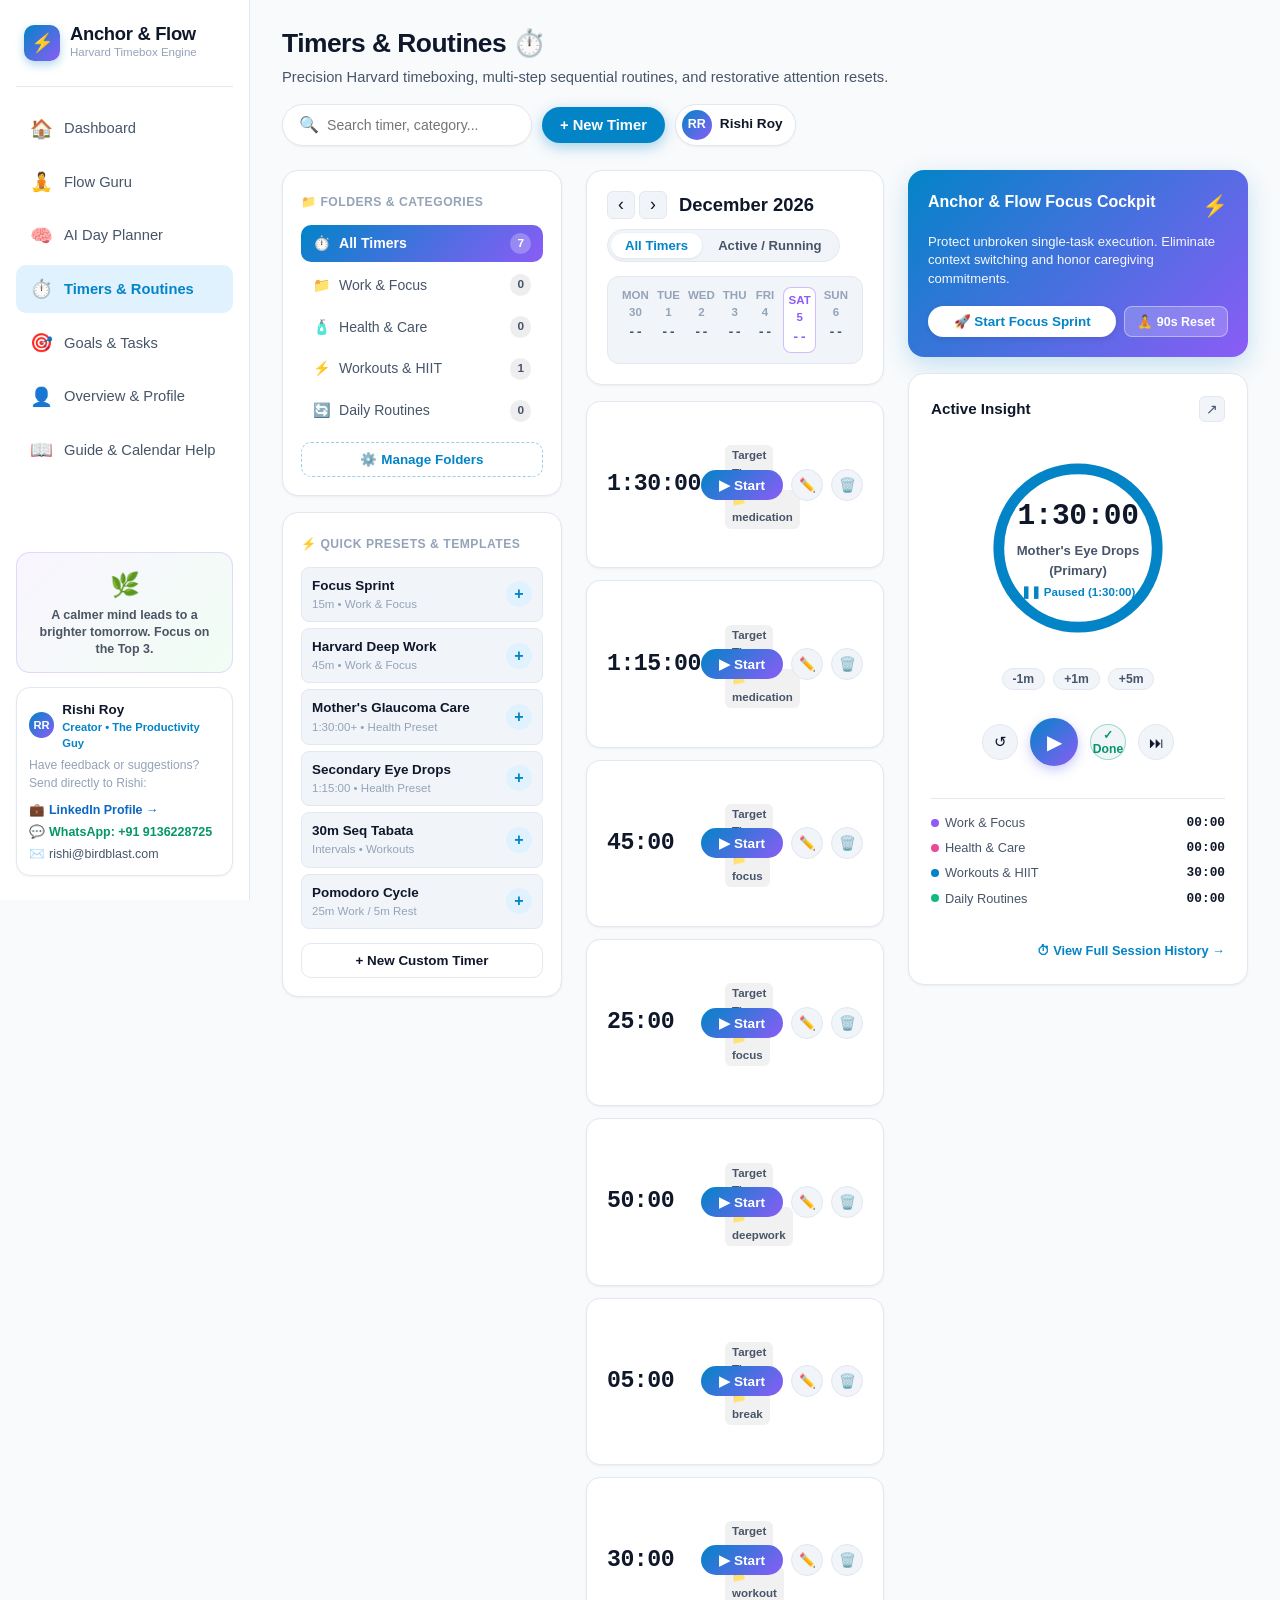
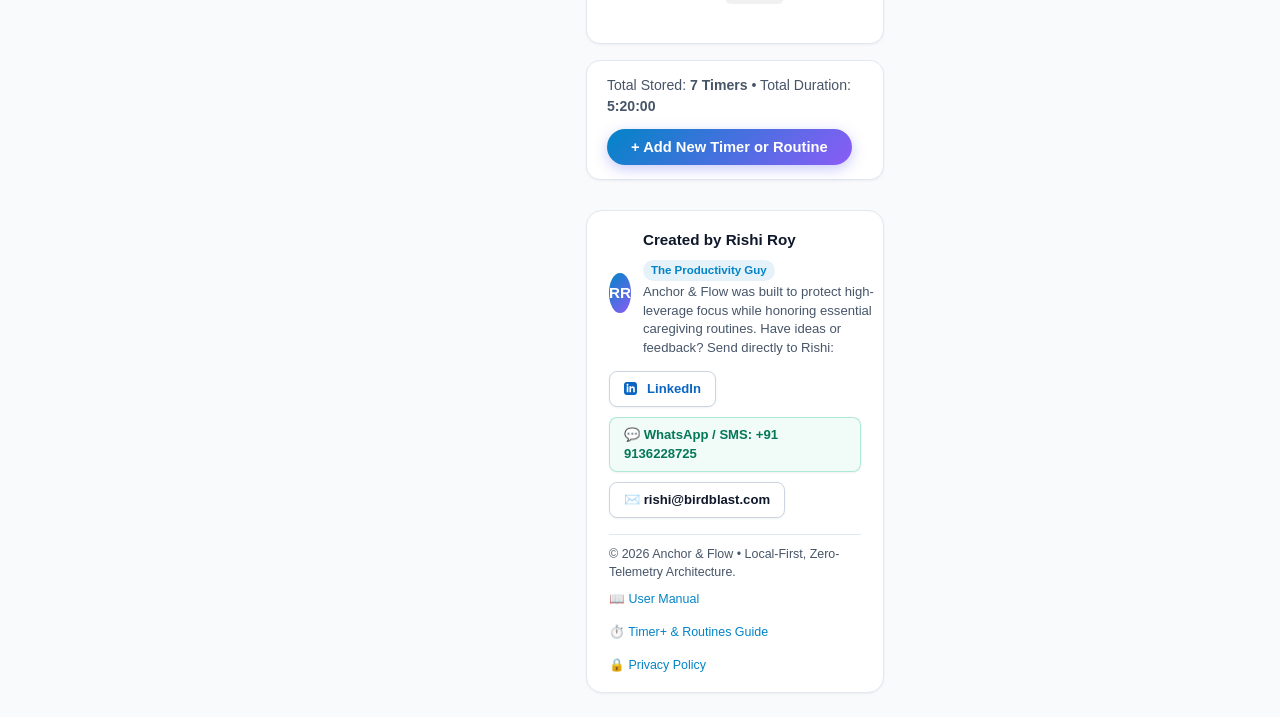
<file: timer.html>
<!DOCTYPE html>
<html lang="en">
<head>
  <meta http-equiv="Cache-Control" content="no-cache, no-store, must-revalidate" />
  <meta http-equiv="Pragma" content="no-cache" />
  <meta http-equiv="Expires" content="0" />
  <meta charset="utf-8" />
  <meta name="viewport" content="width=device-width, initial-scale=1.0, viewport-fit=cover" />
  <meta name="theme-color" content="#f8fafc" />
  <title>Timers &amp; Routines — Anchor &amp; Flow Executive System</title>
  <meta name="description" content="Executive desktop timer, stopwatch, and multi-step sequential routines for deep work, caregiving, and workouts." />
  <link rel="icon" href="data:image/svg+xml,<svg xmlns=%22http://www.w3.org/2000/svg%22 viewBox=%220 0 100 100%22><text y=%22.9em%22 font-size=%2290%22>⏱️</text></svg>" />
  <link rel="stylesheet" href="css/style.css?v=20261006a" />
  <link rel="stylesheet" href="css/timer.css?v=20261006a" />
  <style>
    /* Clean layout overrides to match index.html SaaS design system perfectly */
    .timer-desktop-workspace {
      width: 100%;
      max-width: 100%;
      padding: 0;
    }
    .header-search-wrap {
      display: flex;
      align-items: center;
      gap: 8px;
      background: #ffffff;
      border: 1px solid var(--border);
      border-radius: 9999px;
      padding: 8px 16px;
      width: 250px;
      box-shadow: var(--shadow-sm);
      transition: all 0.15s ease;
    }
    .header-search-wrap:focus-within {
      border-color: var(--accent-blue);
      box-shadow: 0 0 0 3px rgba(2, 132, 199, 0.12);
    }
    .header-search-wrap input {
      border: none;
      background: transparent;
      font-size: 0.88rem;
      outline: none;
      width: 100%;
      color: var(--text-primary);
      font-family: inherit;
    }
    .timer-hero-purple {
      background: linear-gradient(135deg, #0284c7 0%, #8b5cf6 100%);
      border-radius: var(--radius-card);
      padding: 20px;
      color: #ffffff;
      display: flex;
      flex-direction: column;
      gap: 8px;
      box-shadow: 0 8px 24px rgba(2, 132, 199, 0.22);
    }
    .btn-hero-launch {
      background: #ffffff;
      color: #0284c7;
      border: none;
      border-radius: 9999px;
      padding: 8px 16px;
      font-size: 0.84rem;
      font-weight: 700;
      cursor: pointer;
      transition: all 0.15s ease;
      box-shadow: 0 2px 6px rgba(0,0,0,0.1);
    }
    .btn-hero-launch:hover {
      background: #f8fafc;
      transform: translateY(-1px);
    }
    .timer-insight-card {
      background: #ffffff;
      border: 1px solid var(--border);
      border-radius: var(--radius-card);
      padding: 22px;
      display: flex;
      flex-direction: column;
      gap: 16px;
      box-shadow: var(--shadow-sm);
    }
    .sidebar-card {
      background: #ffffff;
      border: 1px solid var(--border);
      border-radius: var(--radius-card);
      padding: 18px;
      box-shadow: var(--shadow-sm);
    }
    .center-workspace-card {
      background: #ffffff;
      border: 1px solid var(--border);
      border-radius: var(--radius-card);
      padding: 20px;
      box-shadow: var(--shadow-sm);
    }
    .center-bottom-bar {
      background: #ffffff;
      border: 1px solid var(--border);
      border-radius: 14px;
      padding: 14px 20px;
      box-shadow: var(--shadow-sm);
      display: flex;
      justify-content: space-between;
      align-items: center;
      flex-wrap: wrap;
      gap: 12px;
    }
    .timer-card-desktop {
      background: #ffffff;
      border: 1px solid var(--border);
      border-radius: 14px;
      box-shadow: var(--shadow-sm);
      transition: all 0.18s cubic-bezier(0.16, 1, 0.3, 1);
    }
    .timer-card-desktop:hover {
      border-color: #cbd5e1;
      box-shadow: var(--shadow-md);
      transform: translateY(-1px);
    }
  </style>
</head>
<body>
  <div class="app-container">
    
    <!-- Standard Left Navigation Sidebar (Identical to Dashboard & All Pages) -->
    <aside class="app-sidebar">
      <a href="index.html" class="sidebar-logo">
        <div class="logo-badge">⚡</div>
        <div>
          <div class="logo-text-title">Anchor &amp; Flow</div>
          <div class="logo-text-sub">Harvard Timebox Engine</div>
        </div>
      </a>

      <ul class="sidebar-nav-list">
        <li class="sidebar-nav-item">
          <a href="index.html">
            <span class="sidebar-nav-icon">🏠</span>
            <span>Dashboard</span>
          </a>
        </li>
        <li class="sidebar-nav-item">
          <a href="guru.html">
            <span class="sidebar-nav-icon">🧘</span>
            <span>Flow Guru</span>
          </a>
        </li>
        <li class="sidebar-nav-item">
          <a href="planner.html">
            <span class="sidebar-nav-icon">🧠</span>
            <span>AI Day Planner</span>
          </a>
        </li>
        <li class="sidebar-nav-item active">
          <a href="timer.html">
            <span class="sidebar-nav-icon">⏱️</span>
            <span>Timers &amp; Routines</span>
          </a>
        </li>
        <li class="sidebar-nav-item">
          <a href="tasks.html">
            <span class="sidebar-nav-icon">🎯</span>
            <span>Goals &amp; Tasks</span>
          </a>
        </li>
        <li class="sidebar-nav-item">
          <a href="profile.html">
            <span class="sidebar-nav-icon">👤</span>
            <span>Overview &amp; Profile</span>
          </a>
        </li>
        <li class="sidebar-nav-item">
          <a href="guide.html">
            <span class="sidebar-nav-icon">📖</span>
            <span>Guide &amp; Calendar Help</span>
          </a>
        </li>
      </ul>

      <div class="sidebar-motivation-card">
        <span class="plant-icon">🌿</span>
        <p>A calmer mind leads to a brighter tomorrow. Focus on the Top 3.</p>
      </div>

      <!-- Creator & Direct Feedback Card -->
      <div style="margin-top: 14px; background: #ffffff; border: 1px solid var(--border); border-radius: 14px; padding: 12px; font-size: 0.78rem; color: var(--text-secondary); line-height: 1.45; box-shadow: var(--shadow-sm);">
        <div style="display: flex; align-items: center; gap: 8px; margin-bottom: 6px;">
          <div class="avatar-small" style="width: 26px; height: 26px; font-size: 0.7rem; background: linear-gradient(135deg, #0284c7, #8b5cf6); border-radius: 50%; color: white; display: flex; align-items: center; justify-content: center; font-weight: bold;">RR</div>
          <div>
            <strong style="color: var(--text-primary); font-size: 0.84rem;">Rishi Roy</strong>
            <div style="font-size: 0.7rem; color: var(--accent-blue); font-weight: 600;">Creator &bull; The Productivity Guy</div>
          </div>
        </div>
        <p style="margin-bottom: 8px; font-size: 0.76rem; color: var(--text-muted);">
          Have feedback or suggestions? Send directly to Rishi:
        </p>
        <div style="display: flex; flex-direction: column; gap: 4px;">
          <a href="https://www.linkedin.com/in/rishiroy/" target="_blank" rel="noopener noreferrer" style="color: #0a66c2; font-weight: 600; text-decoration: none; display: flex; align-items: center; gap: 4px;">
            <span>💼</span> LinkedIn Profile &rarr;
          </a>
          <a href="https://wa.me/919136228725?text=Hi%20Rishi,%20feedback%20on%20Anchor%20%26%20Flow:" target="_blank" rel="noopener noreferrer" style="color: #059669; font-weight: 600; text-decoration: none; display: flex; align-items: center; gap: 4px;">
            <span>💬</span> WhatsApp: +91 9136228725
          </a>
          <a href="mailto:rishi@birdblast.com?subject=Feedback%20on%20Anchor%20%26%20Flow" style="color: var(--text-secondary); text-decoration: none; display: flex; align-items: center; gap: 4px;">
            <span>✉️</span> rishi@birdblast.com
          </a>
        </div>
      </div>
    </aside>

    <!-- Main Viewport -->
    <main class="main-viewport">
      
      <!-- Top Dashboard Header (Matching index.html) -->
      <header class="dashboard-top-header">
        <div class="greeting-block">
          <h1>Timers &amp; Routines ⏱️</h1>
          <p>Precision Harvard timeboxing, multi-step sequential routines, and restorative attention resets.</p>
        </div>

        <div class="header-action-group">
          <!-- Live Search Bar -->
          <div class="header-search-wrap">
            <span style="color: var(--text-muted);">🔍</span>
            <input type="text" id="headerSearchInput" placeholder="Search timer, category..." />
          </div>

          <!-- Launch Custom Timer CTA -->
          <button type="button" class="btn-primary-launch" id="headerLaunchAddTimerBtn" onclick="document.getElementById('sidebarAddTimerBtn').click()" title="Create custom timer or routine">
            + New Timer
          </button>

          <!-- User Profile Badge -->
          <a href="profile.html" class="user-profile-badge" title="Manage your local profile" style="text-decoration: none;">
            <div class="avatar-small" id="headerAvatar">RR</div>
            <span style="font-size: 0.85rem; font-weight: 600; color: var(--text-main);" id="headerUserName">Rishi Roy</span>
          </a>

          <!-- Hidden / Preserved Menu Button -->
          <button class="header-btn" id="menuBtn" title="Timer Settings &amp; Options" style="display: none;">
            •••
          </button>
        </div>
      </header>

      <!-- Desktop Workspace Container -->
      <div class="app-viewport-desktop">
        <div class="timer-desktop-workspace">

          <!-- ========================================================= -->
          <!-- COLUMN 1: LEFT SIDEBAR (Folders & Presets)                -->
          <!-- ========================================================= -->
          <aside class="timer-left-sidebar">
            <!-- Folders Management Card -->
            <div class="sidebar-card">
              <div class="sidebar-card-header">
                <span class="sidebar-card-title">📁 FOLDERS &amp; CATEGORIES</span>
              </div>

              <div id="sidebarFoldersList" class="sidebar-folders-container">
                <!-- Dynamically populated via renderFolderBar() -->
              </div>

              <!-- Prominent Manage Folders Button -->
              <div style="margin-top: 12px;">
                <button type="button" id="sidebarManageFoldersBtn" class="btn-manage-folders-prominent">
                  ⚙️ Manage Folders
                </button>
              </div>
            </div>

            <!-- Quick Add & Presets Card -->
            <div class="sidebar-card">
              <div class="sidebar-card-header">
                <span class="sidebar-card-title">⚡ QUICK PRESETS &amp; TEMPLATES</span>
              </div>

              <div class="sidebar-presets-list">
                <div class="sidebar-preset-row">
                  <div>
                    <strong>Focus Sprint</strong>
                    <div class="sub">15m &bull; Work &amp; Focus</div>
                  </div>
                  <button class="btn-quick-add-plus" id="quickTimer15" title="Run 15m Focus Timer">+</button>
                </div>

                <div class="sidebar-preset-row">
                  <div>
                    <strong>Harvard Deep Work</strong>
                    <div class="sub">45m &bull; Work &amp; Focus</div>
                  </div>
                  <button class="btn-quick-add-plus" id="quickTimer45" title="Run 45m Deep Work">+</button>
                </div>

                <div class="sidebar-preset-row">
                  <div>
                    <strong>Mother's Glaucoma Care</strong>
                    <div class="sub">1:30:00+ &bull; Health Preset</div>
                  </div>
                  <button class="btn-quick-add-plus" id="quickTimer90" title="Run 90m Glaucoma Timer">+</button>
                </div>

                <div class="sidebar-preset-row">
                  <div>
                    <strong>Secondary Eye Drops</strong>
                    <div class="sub">1:15:00 &bull; Health Preset</div>
                  </div>
                  <button class="btn-quick-add-plus" id="quickTimer75" title="Run 75m Eye Drop Timer">+</button>
                </div>

                <div class="sidebar-preset-row">
                  <div>
                    <strong>30m Seq Tabata</strong>
                    <div class="sub">Intervals &bull; Workouts</div>
                  </div>
                  <button class="btn-quick-add-plus" id="quickTabata" title="Run 30m Tabata Routine">+</button>
                </div>

                <div class="sidebar-preset-row">
                  <div>
                    <strong>Pomodoro Cycle</strong>
                    <div class="sub">25m Work / 5m Rest</div>
                  </div>
                  <button class="btn-quick-add-plus" id="quickPomodoro" title="Run Pomodoro Routine">+</button>
                </div>
              </div>

              <div style="margin-top: 14px;">
                <button type="button" id="sidebarAddTimerBtn" class="btn-sidebar-add-timer">
                  + New Custom Timer
                </button>
              </div>
            </div>
          </aside>


          <!-- ========================================================= -->
          <!-- COLUMN 2: CENTER WORKSPACE (Timers List & Daily Timeline)  -->
          <!-- ========================================================= -->
          <section class="timer-center-workspace">
            
            <!-- Center Header with Month & Segment Filter -->
            <div class="center-workspace-card">
              <div class="center-header-bar">
                <div style="display: flex; align-items: center; gap: 12px;">
                  <div style="display: flex; gap: 4px;">
                    <button class="nav-mini-btn" id="btnPrevMonth" title="Previous Month">&lsaquo;</button>
                    <button class="nav-mini-btn" id="btnNextMonth" title="Next Month">&rsaquo;</button>
                  </div>
                  <h2 class="center-month-title" id="centerMonthTitle">October 2026</h2>
                </div>

                <div class="segmented-control-desktop">
                  <button class="segment-btn active" id="segAllBtn">All Timers</button>
                  <button class="segment-btn" id="segActiveBtn">Active / Running</button>
                </div>
              </div>

              <!-- Weekdays Horizontal Status Strip -->
              <div class="weekdays-strip" id="weekdaysStrip">
                <div class="weekday-col">
                  <span class="weekday-name">MON 5</span>
                  <span class="weekday-hours" id="wkHoursMon">03:30</span>
                </div>
                <div class="weekday-col today">
                  <span class="weekday-name">TUE 6</span>
                  <span class="weekday-hours" id="wkHoursTue">04:15</span>
                </div>
                <div class="weekday-col">
                  <span class="weekday-name">WED 7</span>
                  <span class="weekday-hours" id="wkHoursWed">02:45</span>
                </div>
                <div class="weekday-col">
                  <span class="weekday-name">THU 8</span>
                  <span class="weekday-hours" id="wkHoursThu">03:00</span>
                </div>
                <div class="weekday-col">
                  <span class="weekday-name">FRI 9</span>
                  <span class="weekday-hours" id="wkHoursFri">04:00</span>
                </div>
                <div class="weekday-col">
                  <span class="weekday-name">SAT 10</span>
                  <span class="weekday-hours" id="wkHoursSat">01:15</span>
                </div>
                <div class="weekday-col">
                  <span class="weekday-name">SUN 11</span>
                  <span class="weekday-hours" id="wkHoursSun">00:45</span>
                </div>
              </div>
            </div>

            <!-- Timers List Container (Rendered Dynamically as Modern Desktop Cards) -->
            <div id="timersList" class="desktop-timers-container">
              <!-- Rendered dynamically -->
            </div>

            <!-- Center Bottom Summary & Prominent CTA Pill -->
            <div class="center-bottom-bar">
              <div style="font-size: 0.88rem; color: var(--text-secondary);" id="centerTotalFocusSummary">
                Total Stored: <strong>7 Timers</strong> &bull; Total Duration: <strong>03:45:00</strong>
              </div>

              <!-- Large Pill CTA -->
              <button type="button" id="centerAddTimerBtn" class="btn-primary-purple-pill">
                + Add New Timer or Routine
              </button>
            </div>

            <!-- Creator Attribution & Direct Feedback Footer Banner -->
            <footer style="margin-top: 14px; padding: 18px 22px; background: #ffffff; border: 1px solid var(--border-color); border-radius: 16px; display: flex; flex-direction: column; gap: 14px; box-shadow: var(--shadow-sm);">
              <div style="display: flex; align-items: center; justify-content: space-between; flex-wrap: wrap; gap: 14px;">
                <div style="display: flex; align-items: center; gap: 12px; flex: 1; min-width: 280px;">
                  <div class="avatar-small" style="width: 40px; height: 40px; font-size: 0.95rem; background: linear-gradient(135deg, #0284c7, #8b5cf6); border-radius: 50%; color: white; display: flex; align-items: center; justify-content: center; font-weight: bold;">RR</div>
                  <div>
                    <div style="display: flex; align-items: center; gap: 8px; flex-wrap: wrap;">
                      <span style="font-size: 0.95rem; font-weight: 700; color: var(--text-main);">Created by Rishi Roy</span>
                      <span style="font-size: 0.72rem; background: rgba(2, 132, 199, 0.1); color: var(--accent-blue); padding: 2px 8px; border-radius: 9999px; font-weight: 600;">The Productivity Guy</span>
                    </div>
                    <p style="font-size: 0.82rem; color: var(--text-secondary); margin-top: 2px; line-height: 1.4; margin-bottom: 0;">
                      Anchor &amp; Flow was built to protect high-leverage focus while honoring essential caregiving routines. Have ideas or feedback? Send directly to Rishi:
                    </p>
                  </div>
                </div>

                <div style="display: flex; align-items: center; gap: 10px; flex-wrap: wrap;">
                  <a href="https://www.linkedin.com/in/rishiroy/" target="_blank" rel="noopener noreferrer" class="btn-secondary-launch" style="padding: 7px 14px; font-size: 0.82rem; text-decoration: none; color: #0a66c2; border: 1px solid #cbd5e1; border-radius: 8px; background: #ffffff; display: inline-flex; align-items: center;">
                    <svg width="13" height="13" viewBox="0 0 24 24" fill="currentColor" style="margin-right: 4px;"><path d="M19 0h-14c-2.761 0-5 2.239-5 5v14c0 2.761 2.239 5 5 5h14c2.762 0 5-2.239 5-5v-14c0-2.761-2.238-5-5-5zm-11 19h-3v-11h3v11zm-1.5-12.268c-.966 0-1.75-.79-1.75-1.764s.784-1.764 1.75-1.764 1.75.79 1.75 1.764-.783 1.764-1.75 1.764zm13.5 12.268h-3v-5.604c0-3.368-4-3.113-4 0v5.604h-3v-11h3v1.765c1.396-2.586 7-2.777 7 2.476v6.759z"/></svg>
                    LinkedIn
                  </a>
                  <a href="https://wa.me/919136228725?text=Hi%20Rishi,%20feedback%20on%20Anchor%20%26%20Flow:" target="_blank" rel="noopener noreferrer" class="btn-secondary-launch" style="padding: 7px 14px; font-size: 0.82rem; text-decoration: none; color: #047857; border: 1px solid rgba(16, 185, 129, 0.3); border-radius: 8px; background: rgba(16, 185, 129, 0.06);">
                    💬 WhatsApp / SMS: +91 9136228725
                  </a>
                  <a href="mailto:rishi@birdblast.com?subject=Feedback%20on%20Anchor%20%26%20Flow" class="btn-secondary-launch" style="padding: 7px 14px; font-size: 0.82rem; text-decoration: none; border: 1px solid #cbd5e1; border-radius: 8px; background: #ffffff; color: var(--text-main);">
                    ✉️ rishi@birdblast.com
                  </a>
                </div>
              </div>

              <div style="width: 100%; border-top: 1px solid var(--border-color); padding-top: 10px; margin-top: 2px; display: flex; justify-content: space-between; align-items: center; flex-wrap: wrap; gap: 8px; font-size: 0.78rem; color: var(--text-secondary);">
                <div>
                  <span>&copy; 2026 Anchor &amp; Flow &bull; Local-First, Zero-Telemetry Architecture.</span>
                </div>
                <div style="display: flex; gap: 14px; align-items: center; flex-wrap: wrap;">
                  <a href="guide.html" style="color: var(--accent-blue); text-decoration: none; font-weight: 500;">📖 User Manual</a>
                  <a href="guide.html#timer-guide" style="color: var(--accent-blue); text-decoration: none; font-weight: 500;">⏱️ Timer+ &amp; Routines Guide</a>
                  <a href="guide.html#privacy-policy" style="color: var(--accent-blue); text-decoration: none; font-weight: 500;">🔒 Privacy Policy</a>
                </div>
              </div>
            </footer>
          </section>


          <!-- ========================================================= -->
          <!-- COLUMN 3: RIGHT PANEL (Active Timer Insight & Ring Widget)-->
          <!-- ========================================================= -->
          <aside class="timer-right-panel">
            
            <!-- Top Focus Cockpit Hero Card -->
            <div class="timer-hero-purple">
              <div style="display: flex; justify-content: space-between; align-items: flex-start;">
                <strong style="font-size: 1rem; font-weight: 700;">Anchor &amp; Flow Focus Cockpit</strong>
                <span style="font-size: 1.3rem;">⚡</span>
              </div>
              <p style="font-size: 0.82rem; opacity: 0.95; line-height: 1.4; margin: 4px 0 10px 0;">
                Protect unbroken single-task execution. Eliminate context switching and honor caregiving commitments.
              </p>
              <div style="display: flex; gap: 8px; flex-wrap: wrap;">
                <button type="button" id="heroQuickLaunchBtn" class="btn-hero-launch" style="flex: 1;">
                  🚀 Start Focus Sprint
                </button>
                <button type="button" id="heroResetMindBtn" onclick="openInterstitialModal()" style="background: rgba(255,255,255,0.2); color: #fff; border: 1px solid rgba(255,255,255,0.4); border-radius: 8px; padding: 6px 12px; font-size: 0.78rem; font-weight: 600; cursor: pointer; backdrop-filter: blur(4px);">
                  🧘 90s Reset
                </button>
              </div>
            </div>

            <!-- Live Insight Widget -->
            <div class="timer-insight-card">
              <div class="insight-header-row">
                <span class="insight-title">Active Insight</span>
                <button class="btn-expand-player" id="openActivePlayerModalBtn" title="Expand Fullscreen Focus Mode">↗</button>
              </div>

              <!-- Circular SVG Progress Ring -->
              <div class="widget-ring-container">
                <svg class="widget-progress-ring" viewBox="0 0 200 200">
                  <circle class="widget-ring-bg" cx="100" cy="100" r="88"></circle>
                  <circle class="widget-ring-fill" cx="100" cy="100" r="88" id="widgetRingFill"></circle>
                </svg>
                <div class="widget-center-content">
                  <div class="widget-digits" id="widgetDigits">15:00</div>
                  <div class="widget-sub-label" id="widgetSubLabel">Focus Session</div>
                  <div class="widget-step-tag" id="widgetStepTag">Ready to start</div>
                </div>
              </div>

              <!-- On-the-fly +/- adjustments -->
              <div class="widget-adjust-row">
                <button class="btn-adjust-mini" id="widgetMinus1m" type="button">-1m</button>
                <button class="btn-adjust-mini" id="widgetPlus1m" type="button">+1m</button>
                <button class="btn-adjust-mini" id="widgetPlus5m" type="button">+5m</button>
              </div>

              <!-- Widget Controls -->
              <div class="widget-controls-row">
                <button class="widget-btn-sec" id="widgetResetBtn" title="Restart Step">↺</button>
                <button class="widget-btn-sec" id="widgetLapBtn" title="Record Lap" style="display: none; font-size: 0.78rem; font-weight:700;">+ Lap</button>
                <button class="widget-btn-pri" id="widgetPlayPauseBtn" title="Play or Pause">▶</button>
                <button class="widget-btn-sec" id="widgetDoneEarlyBtn" title="Finished Early? Log High Velocity" style="color: #059669; font-weight: 700; font-size: 0.76rem; border-color: rgba(16,185,129,0.4);">✓ Done</button>
                <button class="widget-btn-sec" id="widgetNextBtn" title="Next Step">⏭</button>
              </div>

              <!-- Category Breakdown -->
              <div class="insight-breakdown-list" id="categoryBreakdownList">
                <div class="breakdown-row">
                  <span class="breakdown-label"><span class="dot-color" style="background:#8b5cf6;"></span> Work &amp; Focus</span>
                  <span class="breakdown-val">02:45:00</span>
                </div>
                <div class="breakdown-row">
                  <span class="breakdown-label"><span class="dot-color" style="background:#ec4899;"></span> Health &amp; Care</span>
                  <span class="breakdown-val">01:30:00</span>
                </div>
                <div class="breakdown-row">
                  <span class="breakdown-label"><span class="dot-color" style="background:#0284c7;"></span> Workouts &amp; HIIT</span>
                  <span class="breakdown-val">00:30:00</span>
                </div>
                <div class="breakdown-row">
                  <span class="breakdown-label"><span class="dot-color" style="background:#10b981;"></span> Daily Routines</span>
                  <span class="breakdown-val">00:45:00</span>
                </div>
              </div>

              <!-- History Quick Link -->
              <div style="margin-top: 14px; width: 100%; text-align: right;">
                <button type="button" id="historyBtn" class="btn-link-history">
                  ⏱ View Full Session History &rarr;
                </button>
              </div>
            </div>

          </aside>

        </div>
      </div>
    </main>
  </div>


  <!-- ======================================================= -->
  <!-- MODAL SHEETS & DIALOGS (100% PRESERVED FUNCTIONALITY)  -->
  <!-- ======================================================= -->

  <!-- "Add Timer" Modal Sheet (Matching Screenshots 2 & 3) -->
  <div class="modal-sheet-backdrop" id="addTimerSheet">
    <div class="modal-sheet-content">
      <div class="sheet-header">
        <button class="sheet-close-btn" id="closeAddSheetBtn">&times;</button>
        <h2 class="sheet-title">Add Timer or Routine</h2>
        <div style="width: 34px;"></div>
      </div>
      <div class="sheet-body">
        <div class="sheet-section-title">TIMER TYPES</div>
        <div class="sheet-card-group">
          <div class="sheet-row-item" id="createSingleTimerRow">
            <div class="row-icon-wrap">⏱</div>
            <div class="row-text-wrap">
              <div class="row-title">Countdown Timer</div>
              <div class="row-desc">Countdown timer with repeats (1-64x) and sound chimes.</div>
            </div>
            <div class="row-chevron">&rsaquo;</div>
          </div>
          <div class="sheet-row-item" id="createStopwatchRow">
            <div class="row-icon-wrap">⏲</div>
            <div class="row-text-wrap">
              <div class="row-title">Stopwatch</div>
              <div class="row-desc">Count up timer with named lap recording.</div>
            </div>
            <div class="row-chevron">&rsaquo;</div>
          </div>
          <div class="sheet-row-item" id="createCountdownRow">
            <div class="row-icon-wrap">📅</div>
            <div class="row-text-wrap">
              <div class="row-title">Target Date Countdown</div>
              <div class="row-desc">Countdown to a specific future date and time.</div>
            </div>
            <div class="row-chevron">&rsaquo;</div>
          </div>
          <div class="sheet-row-item" id="createRoutineRow">
            <div class="row-icon-wrap">🗂</div>
            <div class="row-text-wrap">
              <div class="row-title">Multi-Segment Routine</div>
              <div class="row-desc">Build sequential multi-step routines with work/rest intervals.</div>
            </div>
            <div class="row-chevron">&rsaquo;</div>
          </div>
        </div>

        <div class="sheet-section-title" style="margin-top: 20px;">READY-MADE TEMPLATES</div>
        <div class="sheet-card-group">
          <div class="sheet-row-item" id="tmplTabataRow">
            <div class="row-icon-wrap">🗂</div>
            <div class="row-text-wrap">
              <div class="row-title">Tabata Workout</div>
              <div class="row-desc">High-intensity intervals with work and rest periods.</div>
            </div>
            <div class="row-chevron">&rsaquo;</div>
          </div>
          <div class="sheet-row-item" id="tmplPomodoroRow">
            <div class="row-icon-wrap">🗂</div>
            <div class="row-text-wrap">
              <div class="row-title">Pomodoro Focus &amp; Rest</div>
              <div class="row-desc">25m work sessions with 5m calming pauses.</div>
            </div>
            <div class="row-chevron">&rsaquo;</div>
          </div>
          <div class="sheet-row-item" id="tmplSeqTabataRow">
            <div class="row-icon-wrap">🗂</div>
            <div class="row-text-wrap">
              <div class="row-title">30 min Seq Tabata Exercise</div>
              <div class="row-desc">Warmup, 8 Tabata rounds (20s work / 10s rest), and cooldown.</div>
            </div>
            <div class="row-chevron">&rsaquo;</div>
          </div>
          <div class="sheet-row-item" id="tmplHarvardRow">
            <div class="row-icon-wrap">🗂</div>
            <div class="row-text-wrap">
              <div class="row-title">Harvard Top 3 Sprint</div>
              <div class="row-desc">3 serial deep focus blocks with calming pauses.</div>
            </div>
            <div class="row-chevron">&rsaquo;</div>
          </div>
        </div>
      </div>
    </div>
  </div>

  <!-- Custom Timer / Routine Creation Modal -->
  <div class="modal-sheet-backdrop" id="customTimerModal">
    <div class="modal-sheet-content" id="customModalCard" style="max-height: 90vh; overflow-y: auto;">
      <div class="sheet-header">
        <h2 class="sheet-title" id="customModalTitle">New Timer</h2>
        <button class="sheet-close-btn" id="closeCustomModalBtn">&times;</button>
      </div>
      <div class="sheet-body">
        <input type="hidden" id="customTypeInput" value="timer" />

        <div class="form-group">
          <label id="customLabelPrompt">Timer Label / Title</label>
          <input class="form-control" id="customLabelInput" placeholder="e.g. Focus Session, Laundry, Eye drops" type="text" />
        </div>

        <div class="form-group">
          <label>Folder / Category</label>
          <select class="form-control" id="customFolderSelect">
            <!-- Dynamically populated -->
          </select>
        </div>

        <!-- 1. Timer Mode: Duration & Repeats -->
        <div id="timerSpecificFields">
          <div class="form-group">
            <label>Duration (Hours : Minutes : Seconds)</label>
            <div style="display: grid; grid-template-columns: 1fr 1fr 1fr; gap: 8px;">
              <input class="form-control" id="customHoursInput" min="0" placeholder="Hours" type="number" value="0" />
              <input class="form-control" id="customMinutesInput" min="0" placeholder="Minutes" type="number" value="15" />
              <input class="form-control" id="customSecondsInput" max="59" min="0" placeholder="Seconds" type="number" value="0" />
            </div>
          </div>
          <div class="form-group">
            <label>Repeats (Timer+ Loop)</label>
            <select class="form-control" id="customRepeatsSelect">
              <option value="1">Run Once (No Repeats)</option>
              <option value="2">Repeat 2 Times</option>
              <option value="3">Repeat 3 Times</option>
              <option value="4">Repeat 4 Times</option>
              <option value="8">Repeat 8 Times</option>
              <option value="10">Repeat 10 Times</option>
              <option value="64">Repeat 64 Times (Max)</option>
            </select>
          </div>
        </div>

        <!-- 2. Stopwatch Mode -->
        <div id="stopwatchSpecificFields" style="display: none;">
          <div style="background: rgba(0, 122, 255, 0.08); border-radius: 8px; padding: 10px 12px; margin-bottom: 14px; font-size: 0.85rem; color: var(--accent-blue);">
            ⏱ <strong>Count-Up Stopwatch:</strong> Tracks elapsed time with lap recording.
          </div>
        </div>

        <!-- 3. Countdown Mode: Target Date -->
        <div id="countdownSpecificFields" style="display: none;">
          <div class="form-group">
            <label>Target Date &amp; Time (Countdown Target)</label>
            <input class="form-control" id="customTargetDateInput" type="datetime-local" />
          </div>
          <div style="font-size: 0.8rem; color: var(--text-secondary); margin-top: -6px; margin-bottom: 12px;">
            Counts down days, hours, and minutes to this exact event or deadline.
          </div>
        </div>

        <!-- 4. Routine Mode: Multi-Step Interval Builder -->
        <div id="routineSpecificFields" style="display: none;">
          <div class="form-group">
            <label>Total Rounds / Sets</label>
            <input class="form-control" id="customRoundsInput" type="number" min="1" max="10" value="1" />
          </div>
          
          <div class="form-group">
            <label style="display: flex; justify-content: space-between; align-items: center;">
              <span>Routine Steps / Segments</span>
              <span style="font-size: 0.72rem; color: var(--text-muted);">Sequential flow</span>
            </label>
            <div id="routineStepsBuilderList"></div>
            <button type="button" class="btn-add-step" id="addRoutineStepBtn">+ Add Step</button>
          </div>
        </div>

        <div class="form-group" style="margin-top: 10px;">
          <label>Execution Notes / Instructions</label>
          <input class="form-control" id="customNotesInput" placeholder="e.g. Single-task focus, drink water" type="text" />
        </div>

        <div class="modal-actions">
          <button class="btn-cancel" id="cancelCustomModalBtn" type="button">Cancel</button>
          <button class="btn-save" id="saveCustomModalBtn" type="button">Save &amp; Add</button>
        </div>
      </div>
    </div>
  </div>

  <!-- Manage Folders Modal Sheet -->
  <div class="modal-sheet-backdrop" id="manageFoldersModal">
    <div class="modal-sheet-content" style="max-height: 85vh;">
      <div class="sheet-header">
        <button class="sheet-close-btn" id="closeManageFoldersBtn">&times;</button>
        <h2 class="sheet-title">📁 Manage Timer Folders</h2>
        <div style="width: 34px;"></div>
      </div>
      <div class="sheet-body" style="padding: 16px;">
        <div style="display: flex; gap: 8px; margin-bottom: 16px;">
          <input type="text" id="newFolderInput" class="form-control" placeholder="New folder name (e.g. Client Strategy, Study)..." style="flex: 1;" />
          <button id="addFolderBtn" class="btn-save" type="button" style="padding: 8px 16px; font-size: 0.85rem; white-space: nowrap;">+ Add Folder</button>
        </div>
        <div style="font-size: 0.78rem; font-weight: 700; color: var(--text-muted); text-transform: uppercase; margin-bottom: 8px; letter-spacing: 0.5px;">
          Existing Folders
        </div>
        <div id="foldersManagementList" style="display: flex; flex-direction: column; gap: 8px;"></div>
      </div>
    </div>
  </div>

  <!-- Fullscreen Active Player Screen (Optional Expansion) -->
  <div class="active-player-screen" id="activePlayerScreen">
    <div class="player-header">
      <button class="player-minimize-btn" id="playerMinimizeBtn" title="Back to Timers">✕</button>
      <div class="player-routine-title" id="playerRoutineTitle">Focus Session</div>
      <button class="header-btn" id="toggleMuteBtn" title="Toggle Sound">🔔</button>
    </div>
    <div class="player-body">
      <span class="player-step-tag" id="playerStepTag">Step 1 of 1</span>
      <h2 class="player-task-title" id="playerTaskTitle">Focus Session</h2>
      <div class="player-task-notes" id="playerTaskNotes" style="display: none;">
        📝 <strong>Notes:</strong> <span id="playerTaskNotesText"></span>
      </div>
      <div class="player-clock-container">
        <svg class="progress-ring" viewBox="0 0 280 280">
          <circle class="progress-ring-bg" cx="140" cy="140" r="130"></circle>
          <circle class="progress-ring-fill" cx="140" cy="140" id="playerRingFill" r="130"></circle>
        </svg>
        <div class="player-clock-digits" id="playerDigits">15:00</div>
      </div>
      <div class="player-adjust-row" id="playerAdjustRow">
        <button class="btn-adjust-time" id="btnAdjustMinus1m" type="button">-1m</button>
        <button class="btn-adjust-time" id="btnAdjustPlus1m" type="button">+1m</button>
        <button class="btn-adjust-time" id="btnAdjustPlus5m" type="button">+5m</button>
      </div>
      <div id="playerTargetDateDesc" style="display: none; font-size: 0.85rem; color: var(--accent-blue); margin-bottom: 12px; font-weight: 600;"></div>
      <div class="player-laps-box" id="playerLapsBox" style="display: none;">
        <div style="display: flex; justify-content: space-between; font-size: 0.75rem; font-weight: 700; color: var(--text-muted); text-transform: uppercase; margin-bottom: 4px;">
          <span>Lap</span>
          <span>Split Time</span>
        </div>
        <div id="playerLapsList"></div>
      </div>
      <div class="player-controls-row">
        <button class="player-btn-secondary" id="playerResetBtn" title="Restart Step" type="button">↺</button>
        <button class="player-btn-secondary" id="playerLapBtn" title="Record Lap" type="button" style="display: none; font-size: 0.85rem; font-weight: 700;">+ Lap</button>
        <button class="player-btn-primary" id="playerPlayPauseBtn" title="Play or Pause" type="button">▶</button>
        <button class="player-btn-secondary" id="playerDoneEarlyBtn" title="Finished Early? Log High Velocity" type="button" style="color: #059669; font-weight: 700; border-color: rgba(16,185,129,0.5);">✓ Done Early</button>
        <button class="player-btn-secondary" id="playerNextBtn" title="Next Step / Skip" type="button">⏭</button>
      </div>
    </div>
  </div>

  
  <!-- Sophie Leroy 90s Attention Residue Interstitial Reset Modal -->
  <div class="side-drawer-backdrop" id="interstitialResetModal" style="justify-content: center; align-items: center;" onclick="if(event.target.id==='interstitialResetModal')this.classList.remove('open')">
    <div class="dashboard-card" style="width: 100%; max-width: 520px; box-shadow: var(--shadow-lg); border-radius: 20px; padding: 26px; animation: modalPop 0.2s ease;">
      <div class="card-header-row" style="margin-bottom: 14px; padding-bottom: 10px; border-bottom: 1px solid var(--border-color);">
        <div style="display: flex; align-items: center; gap: 10px;">
          <span style="font-size: 1.6rem;">🧘</span>
          <div>
            <h3 style="margin: 0; font-size: 1.15rem; color: var(--text-main);">90s Interstitial Attention Reset</h3>
            <span style="font-size: 0.76rem; color: var(--text-muted);">Dr. Sophie Leroy (2009): Dissolve attention residue before starting next focus block</span>
          </div>
        </div>
        <button onclick="document.getElementById('interstitialResetModal').classList.remove('open')" style="width: 32px; height: 32px; border-radius: 50%; background: var(--bg-card); border: 1px solid var(--border-color); cursor: pointer; font-size: 1.1rem; display: flex; align-items: center; justify-content: center;">&times;</button>
      </div>

      <div style="display: flex; flex-direction: column; gap: 14px;">
        <div style="background: rgba(16, 185, 129, 0.08); border-left: 4px solid var(--accent-green); padding: 10px 14px; border-radius: 8px;">
          <strong style="font-size: 0.88rem; color: #047857;">Step 1: Cognitive Offload (30s)</strong>
          <p style="font-size: 0.82rem; color: var(--text-secondary); margin: 4px 0 0 0; line-height: 1.4;">
            Jot down where you left off on your previous task. Clearing this offload frees your working memory from attention residue.
          </p>
          <input type="text" id="interstitialOffloadInput" placeholder="e.g. Left off at Section 3; next action is code review..." style="width: 100%; margin-top: 6px; padding: 6px 10px; font-size: 0.82rem; border: 1px solid var(--border-color); border-radius: 6px; box-sizing: border-box;" />
        </div>

        <div style="background: rgba(2, 132, 199, 0.08); border-left: 4px solid var(--accent-blue); padding: 10px 14px; border-radius: 8px;">
          <strong style="font-size: 0.88rem; color: #0284c7;">Step 2: Autonomic Reset &amp; Optic Flow (30s)</strong>
          <p style="font-size: 0.82rem; color: var(--text-secondary); margin: 4px 0 0 0; line-height: 1.4;">
            Execute two rapid nasal inhales followed by one slow oral exhale (physiological sigh). Look into the distant horizon to disengage focal cognitive tension.
          </p>
        </div>

        <div style="background: rgba(139, 92, 246, 0.08); border-left: 4px solid #8b5cf6; padding: 10px 14px; border-radius: 8px;">
          <strong style="font-size: 0.88rem; color: #7c3aed;">Step 3: Prime Next Physical Micro-Action (30s)</strong>
          <p style="font-size: 0.82rem; color: var(--text-secondary); margin: 4px 0 0 0; line-height: 1.4;">
            Name the exact first physical action for your next focus block (e.g. "Open index.html line 120").
          </p>
          <input type="text" id="interstitialPrimeInput" placeholder="e.g. Open terminal and run test suite..." style="width: 100%; margin-top: 6px; padding: 6px 10px; font-size: 0.82rem; border: 1px solid var(--border-color); border-radius: 6px; box-sizing: border-box;" />
        </div>

        <div style="display: flex; justify-content: flex-end; gap: 10px; margin-top: 6px;">
          <button type="button" class="btn-primary-purple-pill" onclick="completeInterstitialReset()" style="padding: 8px 18px; font-size: 0.85rem;">
            ✓ Reset Mind &amp; Start Focus Block
          </button>
        </div>
      </div>
    </div>
  </div>

  <!-- Toast Notification -->
  <div class="toast-pill" id="toastPill">Timer Saved</div>

  <script src="js/task-hierarchy.js?v=20261006a"></script>
  <script src="js/flow-guru.js?v=20261006a"></script>
  <script src="js/timer.js?v=20261006a"></script>
</body>
</html>
</file>
<file: css/style.css>
/* ========================================================= */
/* ANCHOR & FLOW — UNIFIED CALMLY & TASKLY LIGHT DESIGN      */
/* Inspired by Apple HIG, Calmly, and Taskly Dashboards      */
/* ========================================================= */

:root {
  --bg-page: #f8fafc;
  --bg-sidebar: #ffffff;
  --bg-card: #ffffff;
  --bg-card-subtle: #f1f5f9;
  --text-primary: #0f172a;
  --text-secondary: #475569;
  --text-muted: #94a3b8;
  
  --border: #e2e8f0;
  --border-subtle: #f1f5f9;
  --border-focus: #0284c7;

  /* Theme Accents (Calmly & Taskly Palette) */
  --accent-blue: #0284c7;
  --accent-blue-soft: #e0f2fe;
  --accent-green: #10b981;
  --accent-green-soft: #d1fae5;
  --accent-purple: #8b5cf6;
  --accent-purple-soft: #ede9fe;
  --accent-peach: #f97316;
  --accent-peach-soft: #ffedd5;
  --accent-pink: #ec4899;
  --accent-pink-soft: #fce7f3;

  --danger: #ef4444;
  --warning: #f59e0b;
  --success: #10b981;

  --shadow-sm: 0 1px 3px rgba(0, 0, 0, 0.04), 0 1px 2px rgba(0, 0, 0, 0.02);
  --shadow-md: 0 4px 16px rgba(0, 0, 0, 0.05), 0 2px 4px rgba(0, 0, 0, 0.02);
  --shadow-lg: 0 10px 30px rgba(0, 0, 0, 0.08);
  --radius-card: 18px;
  --radius-sm: 10px;
  --radius-full: 9999px;
}

* {
  box-sizing: border-box;
  margin: 0;
  padding: 0;
  -webkit-tap-highlight-color: transparent;
}

body {
  font-family: -apple-system, BlinkMacSystemFont, "SF Pro Text", "Segoe UI", Roboto, Helvetica, Arial, sans-serif;
  background-color: var(--bg-page);
  color: var(--text-primary);
  line-height: 1.5;
  min-height: 100vh;
  display: flex;
  -webkit-font-smoothing: antialiased;
}

/* ========================================================= */
/* APP LAYOUT: SIDEBAR + MAIN CONTENT                        */
/* ========================================================= */
.app-container {
  display: flex;
  width: 100%;
  min-height: 100vh;
}

/* Left Sidebar Navigation */
.app-sidebar {
  width: 250px;
  background-color: var(--bg-sidebar);
  border-right: 1px solid var(--border);
  display: flex;
  flex-direction: column;
  padding: 24px 16px;
  position: sticky;
  top: 0;
  height: 100vh;
  flex-shrink: 0;
  z-index: 40;
  transition: transform 0.25s ease;
}

.sidebar-logo {
  display: flex;
  align-items: center;
  gap: 10px;
  padding: 0 8px 24px 8px;
  border-bottom: 1px solid var(--border);
  margin-bottom: 18px;
  text-decoration: none;
  color: var(--text-primary);
}

.logo-badge {
  width: 36px;
  height: 36px;
  border-radius: 10px;
  background: linear-gradient(135deg, #0284c7 0%, #8b5cf6 100%);
  color: #fff;
  display: flex;
  align-items: center;
  justify-content: center;
  font-size: 1.15rem;
  box-shadow: 0 4px 10px rgba(2, 132, 199, 0.3);
}

.logo-text-title {
  font-size: 1.15rem;
  font-weight: 700;
  letter-spacing: -0.3px;
  line-height: 1.1;
}

.logo-text-sub {
  font-size: 0.72rem;
  color: var(--text-muted);
  font-weight: 500;
}

.sidebar-nav-list {
  display: flex;
  flex-direction: column;
  gap: 6px;
  list-style: none;
  flex: 1;
}

.sidebar-nav-item a {
  display: flex;
  align-items: center;
  gap: 12px;
  padding: 10px 14px;
  border-radius: var(--radius-sm);
  color: var(--text-secondary);
  font-size: 0.92rem;
  font-weight: 500;
  text-decoration: none;
  transition: all 0.15s ease;
}

.sidebar-nav-item a:hover {
  background-color: var(--bg-card-subtle);
  color: var(--text-primary);
}

.sidebar-nav-item.active a {
  background-color: var(--accent-blue-soft);
  color: var(--accent-blue);
  font-weight: 600;
}

.sidebar-nav-icon {
  font-size: 1.15rem;
  width: 22px;
  display: flex;
  justify-content: center;
}

/* Sidebar Encouragement Card (Image 2 inspired) */
.sidebar-motivation-card {
  background: linear-gradient(135deg, #faf5ff 0%, #f0fdf4 100%);
  border: 1px solid rgba(139, 92, 246, 0.2);
  border-radius: 14px;
  padding: 14px;
  text-align: center;
  margin-top: 16px;
}
.sidebar-motivation-card span.plant-icon {
  font-size: 1.5rem;
  display: inline-block;
  margin-bottom: 4px;
}
.sidebar-motivation-card p {
  font-size: 0.78rem;
  font-weight: 600;
  color: #4b5563;
  line-height: 1.35;
}

/* Main Content Area */
.main-viewport, .app-main {
  flex: 1;
  display: flex;
  flex-direction: column;
  min-width: 0;
  padding: 24px 32px;
  overflow-y: auto;
}

@media (max-width: 900px) {
  .app-container { flex-direction: column; }
  .app-sidebar {
    width: 100%;
    height: auto;
    position: relative;
    padding: 16px;
    border-right: none;
    border-bottom: 1px solid var(--border);
  }
  .sidebar-nav-list {
    flex-direction: row;
    flex-wrap: wrap;
    gap: 4px;
  }
  .sidebar-motivation-card { display: none; }
  .main-viewport, .app-main { padding: 16px; }
}

/* ========================================================= */
/* DASHBOARD TOP HEADER                                      */
/* ========================================================= */
.dashboard-top-header, .app-header {
  display: flex;
  align-items: center;
  justify-content: space-between;
  flex-wrap: wrap;
  gap: 16px;
  margin-bottom: 24px;
}

.greeting-block h1, .page-title {
  font-size: 1.65rem;
  font-weight: 700;
  letter-spacing: -0.5px;
  color: var(--text-primary);
  display: flex;
  align-items: center;
  gap: 8px;
  margin: 0;
}

.greeting-block p, .page-subtitle {
  font-size: 0.92rem;
  color: var(--text-secondary);
  margin-top: 2px;
  margin-bottom: 0;
  margin-top: 2px;
}

.header-action-group {
  display: flex;
  align-items: center;
  gap: 10px;
  flex-wrap: wrap;
}

/* Primary Launch Day Planner CTA */
.btn-primary-launch {
  display: inline-flex;
  align-items: center;
  gap: 8px;
  background: var(--accent-blue);
  color: #ffffff !important;
  font-size: 0.92rem;
  font-weight: 600;
  padding: 10px 18px;
  border-radius: var(--radius-full);
  text-decoration: none;
  box-shadow: 0 4px 14px rgba(2, 132, 199, 0.35);
  transition: all 0.15s ease;
  border: none;
  cursor: pointer;
}
.btn-primary-launch:hover {
  background: #0369a1;
  transform: translateY(-1px);
  box-shadow: 0 6px 18px rgba(2, 132, 199, 0.45);
}

.btn-secondary-launch {
  display: inline-flex;
  align-items: center;
  gap: 6px;
  background: #ffffff;
  border: 1px solid var(--border);
  color: var(--text-primary);
  font-size: 0.9rem;
  font-weight: 600;
  padding: 9px 16px;
  border-radius: var(--radius-full);
  text-decoration: none;
  box-shadow: var(--shadow-sm);
  transition: all 0.15s ease;
}
.btn-secondary-launch:hover {
  background: var(--bg-card-subtle);
  border-color: #cbd5e1;
}

.user-profile-badge {
  display: flex;
  align-items: center;
  gap: 8px;
  background: #ffffff;
  border: 1px solid var(--border);
  padding: 5px 12px 5px 6px;
  border-radius: var(--radius-full);
  text-decoration: none;
  color: var(--text-primary);
  box-shadow: var(--shadow-sm);
}
.avatar-small {
  width: 30px;
  height: 30px;
  border-radius: 50%;
  background: linear-gradient(135deg, #0284c7, #8b5cf6);
  color: #fff;
  font-weight: 700;
  font-size: 0.78rem;
  display: flex;
  align-items: center;
  justify-content: center;
}

/* ========================================================= */
/* HERO TODAY'S REMINDER BANNER (Calmly inspired)            */
/* ========================================================= */
.hero-reminder-banner {
  background: linear-gradient(135deg, #f0fdf4 0%, #e0f2fe 50%, #ede9fe 100%);
  border: 1px solid rgba(14, 165, 233, 0.2);
  border-radius: var(--radius-card);
  padding: 22px 26px;
  margin-bottom: 24px;
  display: flex;
  align-items: center;
  justify-content: space-between;
  flex-wrap: wrap;
  gap: 16px;
  position: relative;
  overflow: hidden;
  box-shadow: var(--shadow-sm);
}

.reminder-content {
  max-width: 620px;
}
.reminder-badge {
  font-size: 0.72rem;
  font-weight: 700;
  text-transform: uppercase;
  letter-spacing: 0.6px;
  color: #0369a1;
  background: rgba(2, 132, 199, 0.12);
  padding: 3px 8px;
  border-radius: 4px;
  margin-bottom: 8px;
  display: inline-block;
}
.reminder-heading {
  font-size: 1.25rem;
  font-weight: 700;
  color: var(--text-primary);
  line-height: 1.35;
  margin-bottom: 6px;
}
.reminder-sub {
  font-size: 0.88rem;
  color: var(--text-secondary);
}

.reminder-action-btn {
  display: inline-flex;
  align-items: center;
  gap: 6px;
  background: #ffffff;
  color: #0369a1;
  border: 1px solid rgba(2, 132, 199, 0.25);
  font-size: 0.88rem;
  font-weight: 600;
  padding: 9px 16px;
  border-radius: var(--radius-full);
  text-decoration: none;
  box-shadow: var(--shadow-sm);
  transition: all 0.15s ease;
}
.reminder-action-btn:hover {
  background: #f8fafc;
  transform: translateY(-1px);
}

/* ========================================================= */
/* METRIC CARDS GRID (Taskly & Emily inspired)               */
/* ========================================================= */
.metrics-grid-4 {
  display: grid;
  grid-template-columns: repeat(auto-fit, minmax(200px, 1fr));
  gap: 16px;
  margin-bottom: 24px;
}

.metric-card {
  background: var(--bg-card);
  border: 1px solid var(--border);
  border-radius: var(--radius-card);
  padding: 18px 20px;
  display: flex;
  align-items: center;
  gap: 14px;
  box-shadow: var(--shadow-sm);
  transition: transform 0.15s ease, box-shadow 0.15s ease;
}
.metric-card:hover {
  transform: translateY(-2px);
  box-shadow: var(--shadow-md);
}

.metric-icon-box {
  width: 44px;
  height: 44px;
  border-radius: 12px;
  display: flex;
  align-items: center;
  justify-content: center;
  font-size: 1.3rem;
  flex-shrink: 0;
}
.metric-icon-box.blue { background: var(--accent-blue-soft); color: var(--accent-blue); }
.metric-icon-box.green { background: var(--accent-green-soft); color: var(--accent-green); }
.metric-icon-box.purple { background: var(--accent-purple-soft); color: var(--accent-purple); }
.metric-icon-box.peach { background: var(--accent-peach-soft); color: var(--accent-peach); }

.metric-info {
  display: flex;
  flex-direction: column;
}
.metric-label {
  font-size: 0.8rem;
  font-weight: 600;
  color: var(--text-muted);
  text-transform: uppercase;
  letter-spacing: 0.3px;
}
.metric-value {
  font-size: 1.45rem;
  font-weight: 700;
  color: var(--text-primary);
  line-height: 1.15;
  margin-top: 2px;
}
.metric-trend {
  font-size: 0.74rem;
  color: var(--accent-green);
  font-weight: 600;
  margin-top: 2px;
}

/* ========================================================= */
/* MAIN DASHBOARD TWO-COLUMN CONTENT GRID                    */
/* ========================================================= */
.dashboard-content-grid {
  display: grid;
  grid-template-columns: 1.25fr 0.95fr;
  gap: 24px;
}

@media (max-width: 1080px) {
  .dashboard-content-grid { grid-template-columns: 1fr; }
}

/* Card Container Styles */
.dashboard-card {
  background: var(--bg-card);
  border: 1px solid var(--border);
  border-radius: var(--radius-card);
  padding: 22px;
  box-shadow: var(--shadow-sm);
  display: flex;
  flex-direction: column;
  gap: 16px;
  margin-bottom: 24px;
}

.card-header-row {
  display: flex;
  align-items: center;
  justify-content: space-between;
  flex-wrap: wrap;
  gap: 8px;
}
.card-title {
  font-size: 1.08rem;
  font-weight: 700;
  color: var(--text-primary);
  display: flex;
  align-items: center;
  gap: 8px;
}
.card-header-badge {
  font-size: 0.74rem;
  font-weight: 600;
  padding: 3px 8px;
  border-radius: var(--radius-full);
}
.badge-deduped {
  background: rgba(16, 185, 129, 0.12);
  color: #059669;
  border: 1px solid rgba(16, 185, 129, 0.25);
}
.badge-neutral {
  background: var(--bg-card-subtle);
  color: var(--text-secondary);
}

/* Timeline & Calendar Anchors List */
.calendar-events-list {
  display: flex;
  flex-direction: column;
  gap: 10px;
}

.event-timeline-item {
  display: flex;
  align-items: center;
  justify-content: space-between;
  padding: 12px 14px;
  background: var(--bg-card-subtle);
  border-radius: 12px;
  border-left: 4px solid var(--accent-blue);
  transition: all 0.12s ease;
}
.event-timeline-item:hover {
  background: #e2e8f0;
}
.event-timeline-item.anchor-highlight {
  border-left-color: var(--accent-purple);
  background: #faf5ff;
}
.event-timeline-item.meal-anchor {
  border-left-color: var(--accent-peach);
  background: #fff7ed;
}

.event-time-col {
  display: flex;
  flex-direction: column;
  min-width: 65px;
}
.event-time-start {
  font-size: 0.92rem;
  font-weight: 700;
  font-family: monospace;
  color: var(--text-primary);
}
.event-dur {
  font-size: 0.72rem;
  color: var(--text-muted);
}

.event-title-col {
  flex: 1;
  padding: 0 12px;
}
.event-name {
  font-size: 0.92rem;
  font-weight: 600;
  color: var(--text-primary);
}
.event-cal-source {
  font-size: 0.74rem;
  color: var(--text-muted);
  display: flex;
  align-items: center;
  gap: 4px;
}

.dedupe-indicator {
  display: inline-flex;
  align-items: center;
  gap: 4px;
  font-size: 0.7rem;
  background: rgba(16, 185, 129, 0.1);
  color: #047857;
  padding: 2px 6px;
  border-radius: 4px;
  font-weight: 600;
}

/* Empty Calendar Prompt State */
.calendar-connect-prompt {
  background: linear-gradient(135deg, #f0f9ff 0%, #e0f2fe 100%);
  border: 1px dashed rgba(2, 132, 199, 0.4);
  border-radius: 12px;
  padding: 16px;
  text-align: center;
}
.calendar-connect-prompt p {
  font-size: 0.86rem;
  color: #0369a1;
  margin-bottom: 10px;
}

/* Active & Regular Timers List (with Delete functionality) */
.timers-widget-list {
  display: flex;
  flex-direction: column;
  gap: 8px;
}

.timer-widget-row {
  display: flex;
  align-items: center;
  justify-content: space-between;
  padding: 12px 14px;
  background: #ffffff;
  border: 1px solid var(--border);
  border-radius: 12px;
  box-shadow: var(--shadow-sm);
  transition: all 0.12s ease;
}
.timer-widget-row:hover {
  border-color: #cbd5e1;
  box-shadow: var(--shadow-md);
}

.timer-widget-info {
  display: flex;
  align-items: center;
  gap: 12px;
  flex: 1;
}
.timer-widget-digits {
  font-size: 1.4rem;
  font-weight: 300;
  font-family: -apple-system, monospace;
  color: var(--text-primary);
  min-width: 68px;
}
.timer-widget-label {
  display: flex;
  flex-direction: column;
}
.timer-widget-name {
  font-size: 0.92rem;
  font-weight: 600;
  color: var(--text-primary);
}
.timer-widget-sub {
  font-size: 0.74rem;
  color: var(--text-muted);
}

.timer-widget-actions {
  display: flex;
  align-items: center;
  gap: 8px;
}

.btn-timer-play-small {
  width: 36px;
  height: 36px;
  border-radius: 50%;
  background: var(--accent-blue-soft);
  color: var(--accent-blue);
  border: none;
  display: flex;
  align-items: center;
  justify-content: center;
  cursor: pointer;
  font-size: 0.95rem;
  transition: all 0.12s ease;
}
.btn-timer-play-small:hover {
  background: #bae6fd;
  transform: scale(1.05);
}

.btn-timer-delete-small {
  width: 32px;
  height: 32px;
  border-radius: 50%;
  background: transparent;
  color: #94a3b8;
  border: none;
  display: flex;
  align-items: center;
  justify-content: center;
  cursor: pointer;
  font-size: 0.9rem;
  transition: all 0.12s ease;
}
.btn-timer-delete-small:hover {
  color: var(--danger);
  background: #fee2e2;
}

/* Mini Calendar Widget (Interactive & Multi-Day Horizon) */
.mini-calendar-widget {
  background: #ffffff;
  border: 1px solid var(--border);
  border-radius: var(--radius-card);
  padding: 18px;
  box-shadow: var(--shadow-sm);
}
.mini-cal-header {
  display: flex;
  align-items: center;
  justify-content: space-between;
  margin-bottom: 12px;
}
.mini-cal-month-wrap {
  display: flex;
  align-items: center;
  gap: 8px;
}
.mini-cal-month {
  font-weight: 700;
  font-size: 0.95rem;
  color: var(--text-primary);
}
.mini-cal-nav {
  display: flex;
  align-items: center;
  gap: 4px;
}
.mini-cal-nav-btn {
  background: var(--bg-card-subtle);
  border: 1px solid var(--border);
  color: var(--text-secondary);
  border-radius: 6px;
  width: 26px;
  height: 26px;
  display: flex;
  align-items: center;
  justify-content: center;
  cursor: pointer;
  font-size: 0.8rem;
  transition: all 0.15s ease;
}
.mini-cal-nav-btn:hover {
  background: var(--accent-blue);
  color: #ffffff;
  border-color: var(--accent-blue);
}
.mini-cal-today-badge {
  font-size: 0.72rem;
  font-weight: 600;
  color: var(--accent-blue);
  background: rgba(37, 99, 235, 0.08);
  padding: 2px 7px;
  border-radius: 999px;
  cursor: pointer;
  border: none;
}
.mini-cal-today-badge:hover {
  background: rgba(37, 99, 235, 0.16);
}
.mini-cal-grid {
  display: grid;
  grid-template-columns: repeat(7, 1fr);
  gap: 4px;
  text-align: center;
  font-size: 0.78rem;
}
.mini-cal-day-header {
  font-weight: 600;
  color: var(--text-muted);
  padding-bottom: 6px;
  font-size: 0.72rem;
  text-transform: uppercase;
}
.mini-cal-cell {
  padding: 7px 0;
  border-radius: 8px;
  color: var(--text-secondary);
  cursor: pointer;
  position: relative;
  font-weight: 500;
  transition: all 0.15s ease;
  user-select: none;
}
.mini-cal-cell.empty {
  cursor: default;
  color: transparent;
  pointer-events: none;
}
.mini-cal-cell:hover:not(.empty):not(.today) {
  background: rgba(37, 99, 235, 0.08);
  color: var(--accent-blue);
}
.mini-cal-cell.today {
  background: var(--accent-blue);
  color: #ffffff !important;
  font-weight: 700;
  box-shadow: 0 2px 6px rgba(37, 99, 235, 0.35);
}
.mini-cal-cell.selected:not(.today) {
  outline: 2px solid var(--accent-blue);
  outline-offset: -2px;
  font-weight: 700;
  background: rgba(37, 99, 235, 0.06);
}
.mini-cal-cell.has-anchor::after {
  content: '';
  position: absolute;
  bottom: 2px;
  left: 50%;
  transform: translateX(-50%);
  width: 4px;
  height: 4px;
  border-radius: 50%;
  background: var(--accent-purple);
}
.mini-cal-cell.today.has-anchor::after {
  background: #ffffff;
}

/* Mini Calendar Upcoming Schedule Panel */
.mini-cal-upcoming-panel {
  margin-top: 16px;
  border-top: 1px solid var(--border);
  padding-top: 14px;
}
.upcoming-filter-tabs {
  display: flex;
  align-items: center;
  gap: 6px;
  margin-bottom: 12px;
  flex-wrap: wrap;
}
.upcoming-filter-pill {
  padding: 4px 10px;
  font-size: 0.74rem;
  font-weight: 600;
  border-radius: 12px;
  border: 1px solid var(--border);
  background: var(--bg-card-subtle);
  color: var(--text-secondary);
  cursor: pointer;
  transition: all 0.15s ease;
}
.upcoming-filter-pill:hover {
  border-color: var(--accent-blue);
  color: var(--accent-blue);
}
.upcoming-filter-pill.active {
  background: var(--accent-blue);
  color: #ffffff;
  border-color: var(--accent-blue);
}
.upcoming-events-container {
  display: flex;
  flex-direction: column;
  gap: 8px;
  max-height: 240px;
  overflow-y: auto;
  padding-right: 4px;
}
.upcoming-event-item {
  display: flex;
  align-items: flex-start;
  gap: 10px;
  padding: 8px 12px;
  background: var(--bg-card-subtle);
  border-radius: 8px;
  border-left: 3px solid var(--accent-blue);
  transition: transform 0.12s ease;
}
.upcoming-event-item:hover {
  transform: translateX(2px);
}
.upcoming-event-time-col {
  display: flex;
  flex-direction: column;
  min-width: 65px;
}
.upcoming-event-time {
  font-size: 0.76rem;
  font-weight: 700;
  color: var(--text-primary);
}
.upcoming-event-rel {
  font-size: 0.68rem;
  font-weight: 600;
  color: var(--accent-blue);
}
.upcoming-event-details {
  flex: 1;
}
.upcoming-event-title {
  font-size: 0.82rem;
  font-weight: 600;
  color: var(--text-primary);
  margin-bottom: 2px;
}
.upcoming-event-source {
  font-size: 0.7rem;
  color: var(--text-muted);
}

/* ========================================================= */
/* PROFILE LIVE CALENDAR 2-COLUMN SPLIT & PROGRESS BAR       */
/* ========================================================= */
.profile-calendar-split {
  display: grid;
  grid-template-columns: 1.15fr 0.85fr;
  gap: 24px;
  align-items: start;
}
@media (max-width: 960px) {
  .profile-calendar-split {
    grid-template-columns: 1fr;
  }
}

/* Live Sync Progress Indicator Box */
.sync-progress-box {
  background: #f0fdf4;
  border: 1px solid #86efac;
  border-radius: 12px;
  padding: 14px 16px;
  margin-bottom: 16px;
  display: flex;
  flex-direction: column;
  gap: 8px;
  box-shadow: 0 4px 12px rgba(16, 185, 129, 0.08);
  animation: fadeIn 0.2s ease-in-out;
}
.sync-progress-header {
  display: flex;
  align-items: center;
  justify-content: space-between;
  font-size: 0.86rem;
  font-weight: 600;
  color: #14532d;
}
.sync-progress-bar-bg {
  width: 100%;
  height: 8px;
  background: rgba(16, 185, 129, 0.2);
  border-radius: 999px;
  overflow: hidden;
}
.sync-progress-bar-fill {
  height: 100%;
  width: 0%;
  background: linear-gradient(90deg, var(--accent-blue), var(--accent-green));
  border-radius: 999px;
  transition: width 0.3s ease;
}
.sync-progress-status-text {
  font-size: 0.8rem;
  color: #166534;
  display: flex;
  align-items: center;
  gap: 6px;
}

/* Spinning Animation */
@keyframes spin {
  from { transform: rotate(0deg); }
  to { transform: rotate(360deg); }
}
.spin-icon {
  display: inline-block;
  animation: spin 1s linear infinite;
}

/* Synced Calendar Schedule Preview Card (Right-hand Column in Profile) */
.calendar-preview-card {
  background: #ffffff;
  border: 1px solid var(--border);
  border-radius: 14px;
  padding: 18px;
  box-shadow: var(--shadow-sm);
  display: flex;
  flex-direction: column;
}
.calendar-preview-header {
  display: flex;
  align-items: center;
  justify-content: space-between;
  margin-bottom: 12px;
}
.calendar-preview-title {
  font-size: 0.96rem;
  font-weight: 700;
  color: var(--text-primary);
  display: flex;
  align-items: center;
  gap: 6px;
}
.preview-stats-chips {
  display: flex;
  gap: 6px;
  margin-bottom: 12px;
}
.preview-stat-chip {
  padding: 3px 8px;
  font-size: 0.72rem;
  font-weight: 600;
  border-radius: 6px;
  background: var(--bg-card-subtle);
  color: var(--text-secondary);
  border: 1px solid var(--border);
}
.calendar-preview-tabs {
  display: flex;
  gap: 4px;
  margin-bottom: 12px;
  border-bottom: 1px solid var(--border);
  padding-bottom: 8px;
}
.cal-preview-tab-btn {
  background: none;
  border: 1px solid transparent;
  padding: 4px 10px;
  font-size: 0.76rem;
  font-weight: 600;
  color: var(--text-muted);
  border-radius: 16px;
  cursor: pointer;
  transition: all 0.15s ease;
}
.cal-preview-tab-btn:hover {
  color: var(--text-primary);
  background: var(--bg-card-subtle);
}
.cal-preview-tab-btn.active {
  background: var(--accent-blue);
  color: #ffffff;
  border-color: var(--accent-blue);
}
.calendar-preview-list {
  display: flex;
  flex-direction: column;
  gap: 8px;
  max-height: 380px;
  overflow-y: auto;
  padding-right: 4px;
}

/* ========================================================= */
/* FORM & SETTINGS STYLES FOR PROFILE & OVERVIEW PAGE        */
/* ========================================================= */
.settings-section-card {
  background: #ffffff;
  border: 1px solid var(--border);
  border-radius: var(--radius-card);
  padding: 24px;
  box-shadow: var(--shadow-sm);
  margin-bottom: 24px;
}
.settings-section-title {
  font-size: 1.15rem;
  font-weight: 700;
  color: var(--text-primary);
  margin-bottom: 4px;
  display: flex;
  align-items: center;
  gap: 8px;
}
.settings-section-desc {
  font-size: 0.85rem;
  color: var(--text-secondary);
  margin-bottom: 20px;
}

.form-grid-2 {
  display: grid;
  grid-template-columns: 1fr 1fr;
  gap: 16px;
}
@media (max-width: 640px) {
  .form-grid-2 { grid-template-columns: 1fr; }
}

.form-field-group {
  display: flex;
  flex-direction: column;
  gap: 6px;
  margin-bottom: 14px;
}
.form-field-group label {
  font-size: 0.82rem;
  font-weight: 600;
  color: var(--text-secondary);
  text-transform: uppercase;
  letter-spacing: 0.3px;
}
.form-input-text {
  padding: 10px 14px;
  border-radius: 10px;
  border: 1px solid var(--border);
  background: var(--bg-page);
  color: var(--text-primary);
  font-size: 0.92rem;
  font-family: inherit;
  outline: none;
  transition: all 0.15s ease;
}
.form-input-text:focus {
  border-color: var(--accent-blue);
  background: #ffffff;
  box-shadow: 0 0 0 3px rgba(2, 132, 199, 0.15);
}

.btn-save-settings {
  background: var(--accent-blue);
  color: #ffffff;
  font-weight: 600;
  font-size: 0.9rem;
  padding: 10px 20px;
  border-radius: var(--radius-full);
  border: none;
  cursor: pointer;
  box-shadow: 0 2px 8px rgba(2, 132, 199, 0.3);
  transition: all 0.15s ease;
}
.btn-save-settings:hover {
  background: #0369a1;
  transform: translateY(-1px);
}

/* Toast Message */
.toast-pill {
  position: fixed;
  bottom: 24px;
  left: 50%;
  transform: translateX(-50%) translateY(40px);
  background: rgba(15, 23, 42, 0.92);
  color: #ffffff;
  padding: 8px 18px;
  border-radius: var(--radius-full);
  font-size: 0.85rem;
  font-weight: 500;
  opacity: 0;
  transition: all 0.2s cubic-bezier(0.16, 1, 0.3, 1);
  z-index: 200;
  pointer-events: none;
  box-shadow: var(--shadow-lg);
}
.toast-pill.show {
  transform: translateX(-50%) translateY(0);
  opacity: 1;
}

/* Interactive In-Place Harvard Timebox Plan Table Styling */
.plan-edit-input {
  width: 100%;
  padding: 6px 10px;
  border-radius: 8px;
  border: 1px solid var(--border);
  background: var(--bg-card);
  color: var(--text-primary);
  font-size: 0.88rem;
  font-family: inherit;
  font-weight: 600;
  outline: none;
  transition: all 0.15s ease;
}
.plan-edit-input:focus {
  border-color: var(--accent-blue);
  background: #ffffff;
  box-shadow: 0 0 0 2px rgba(2, 132, 199, 0.15);
}
.plan-edit-dur {
  width: 58px;
  padding: 5px 6px;
  border-radius: 8px;
  border: 1px solid var(--border);
  background: var(--bg-card);
  color: var(--text-primary);
  font-size: 0.85rem;
  font-family: monospace;
  font-weight: 600;
  text-align: center;
  outline: none;
  transition: all 0.15s ease;
}
.plan-edit-dur:focus {
  border-color: var(--accent-blue);
  background: #ffffff;
}
.plan-priority-select {
  padding: 5px 8px;
  border-radius: 8px;
  border: 1px solid var(--border);
  font-size: 0.8rem;
  font-weight: 700;
  outline: none;
  background: #ffffff;
  cursor: pointer;
  transition: all 0.15s ease;
}
.plan-priority-select.pri-1 {
  background: rgba(239, 68, 68, 0.1);
  color: #dc2626;
  border-color: rgba(239, 68, 68, 0.3);
}
.plan-priority-select.pri-2 {
  background: rgba(245, 158, 11, 0.1);
  color: #d97706;
  border-color: rgba(245, 158, 11, 0.3);
}
.plan-priority-select.pri-3 {
  background: rgba(16, 185, 129, 0.1);
  color: #059669;
  border-color: rgba(16, 185, 129, 0.3);
}
.plan-priority-select.pri-0 {
  background: var(--bg-card-subtle);
  color: var(--text-secondary);
}
.btn-table-del {
  background: transparent;
  border: none;
  color: var(--text-muted);
  cursor: pointer;
  font-size: 1.15rem;
  line-height: 1;
  padding: 4px 6px;
  border-radius: 6px;
  transition: all 0.15s ease;
}
.btn-table-del:hover {
  color: var(--danger);
  background: rgba(239, 68, 68, 0.12);
}
.btn-add-table-task {
  background: transparent;
  border: 1px dashed var(--accent-blue);
  color: var(--accent-blue);
  padding: 6px 14px;
  border-radius: 8px;
  font-size: 0.82rem;
  font-weight: 600;
  cursor: pointer;
  display: inline-flex;
  align-items: center;
  gap: 5px;
  transition: all 0.15s ease;
}
.btn-add-table-task:hover {
  background: rgba(2, 132, 199, 0.08);
}
/* ========================================================= */
/* MODALS & OVERLAYS (STRICTLY FIXED OVERLAY, HIDDEN BY DEFAULT) */
/* ========================================================= */
.side-drawer-backdrop {
  position: fixed !important;
  inset: 0 !important;
  top: 0 !important;
  left: 0 !important;
  width: 100vw !important;
  height: 100vh !important;
  background: rgba(15, 23, 42, 0.65) !important;
  backdrop-filter: blur(5px) !important;
  display: none !important;
  align-items: center !important;
  justify-content: center !important;
  z-index: 99999 !important;
  padding: 20px !important;
  overflow-y: auto !important;
}

.side-drawer-backdrop.open {
  display: flex !important;
}
</file>
<file: css/timer.css>
:root {
      --bg-page: #f8fafc;
      --bg-sidebar: #ffffff;
      --bg-card: #ffffff;
      --bg-card-subtle: #f1f5f9;
      --text-main: #0f172a;
      --text-primary: #0f172a;
      --text-secondary: #475569;
      --text-muted: #94a3b8;
      --border-color: #e2e8f0;
      --border: #e2e8f0;
      --divider-color: #f1f5f9;
      --accent-blue: #0284c7;
      --accent-blue-soft: #e0f2fe;
      --accent-blue-active: #0369a1;
      --danger: #ef4444;
      --success: #10b981;
      --orange: #f97316;
      --purple: #8b5cf6;
      --shadow-sm: 0 1px 3px rgba(0,0,0,0.04), 0 1px 2px rgba(0,0,0,0.02);
      --shadow-md: 0 4px 16px rgba(0,0,0,0.05), 0 2px 4px rgba(0,0,0,0.02);
      --shadow-sheet: 0 20px 50px rgba(15,23,42,0.18);
      --radius-card: 16px;
    }

    [data-theme="dark"] {
      --bg-page: #000000;
      --bg-card: #1c1c1e;
      --bg-card-subtle: #2c2c2e;
      --text-main: #ffffff;
      --text-secondary: #aeaeb2;
      --text-muted: #636366;
      --border-color: #38383a;
      --divider-color: #2c2c2e;
      --accent-blue-soft: #1d3557;
      --shadow-sm: 0 1px 3px rgba(0,0,0,0.3);
      --shadow-md: 0 4px 14px rgba(0,0,0,0.4);
      --shadow-sheet: 0 10px 40px rgba(0,0,0,0.6);
    }

    * { box-sizing: border-box; margin: 0; padding: 0; -webkit-tap-highlight-color: transparent; }

    body {
      font-family: -apple-system, BlinkMacSystemFont, "SF Pro Text", "Segoe UI", Roboto, Helvetica, Arial, sans-serif;
      background-color: var(--bg-page);
      color: var(--text-main);
      min-height: 100vh;
      display: flex;
      margin: 0;
      padding: 0;
      width: 100%;
      -webkit-font-smoothing: antialiased;
    }

    .app-viewport {
      width: 100%;
      max-width: 480px;
      min-height: 100vh;
      background-color: var(--bg-page);
      position: relative;
      display: flex;
      flex-direction: column;
    }

    /* Top Navigation Header (Matching Screenshot 1) */
    .app-header {
      position: sticky;
      top: 0;
      z-index: 40;
      background-color: var(--bg-page);
      backdrop-filter: blur(20px);
      -webkit-backdrop-filter: blur(20px);
      display: flex;
      align-items: center;
      justify-content: space-between;
      padding: 14px 18px 10px 18px;
    }

    .header-btn {
      width: 36px;
      height: 36px;
      border-radius: 50%;
      background: rgba(142, 142, 147, 0.12);
      border: none;
      display: flex;
      align-items: center;
      justify-content: center;
      cursor: pointer;
      color: var(--text-main);
      font-size: 1.15rem;
      text-decoration: none;
      transition: background-color 0.15s ease, transform 0.1s ease;
    }
    .header-btn:hover {
      background: rgba(142, 142, 147, 0.24);
    }
    .header-btn:active {
      transform: scale(0.94);
    }

    .header-title-wrap {
      display: flex;
      flex-direction: column;
      align-items: center;
    }

    .header-title {
      font-size: 1.15rem;
      font-weight: 600;
      letter-spacing: -0.3px;
    }

    .header-subtitle {
      font-size: 0.72rem;
      color: var(--text-secondary);
      font-weight: 500;
    }

    /* Top Mode Banner / Creator Badge */
    .top-context-strip {
      padding: 6px 18px 10px 18px;
      display: flex;
      align-items: center;
      justify-content: space-between;
      font-size: 0.78rem;
    }
    .planner-link-pill {
      display: inline-flex;
      align-items: center;
      gap: 5px;
      background: rgba(0, 122, 255, 0.1);
      color: var(--accent-blue);
      padding: 4px 10px;
      border-radius: 9999px;
      text-decoration: none;
      font-weight: 600;
      border: 1px solid rgba(0, 122, 255, 0.2);
    }
    .planner-link-pill:hover {
      background: rgba(0, 122, 255, 0.18);
    }

    /* Folder Filter Bar */
    .folder-scroll-bar {
      display: flex;
      gap: 8px;
      padding: 4px 18px 12px 18px;
      overflow-x: auto;
      scrollbar-width: none;
      -webkit-overflow-scrolling: touch;
    }
    .folder-scroll-bar::-webkit-scrollbar { display: none; }

    .folder-pill {
      flex-shrink: 0;
      padding: 6px 14px;
      border-radius: 9999px;
      font-size: 0.82rem;
      font-weight: 500;
      background: var(--bg-card);
      border: 1px solid var(--border-color);
      color: var(--text-secondary);
      cursor: pointer;
      transition: all 0.15s ease;
    }
    .folder-pill.active {
      background: var(--text-main);
      color: var(--bg-page);
      border-color: var(--text-main);
      font-weight: 600;
    }

    /* Timers List (Exact replica of Screenshot 1) */
    .timers-list-container {
      flex: 1;
      padding: 0 16px;
    }

    .timer-card-row {
      background-color: var(--bg-card);
      border-radius: 0;
      padding: 16px 20px;
      display: flex;
      align-items: center;
      justify-content: space-between;
      position: relative;
      border-bottom: 1px solid var(--divider-color);
      transition: background-color 0.15s ease;
    }
    .timer-card-row:first-child {
      border-top-left-radius: 14px;
      border-top-right-radius: 14px;
    }
    .timer-card-row:last-child {
      border-bottom-left-radius: 14px;
      border-bottom-right-radius: 14px;
      border-bottom: none;
    }
    .timer-card-row:only-child {
      border-radius: 14px;
      border-bottom: none;
    }

    .timer-info {
      display: flex;
      flex-direction: column;
      gap: 2px;
      flex: 1;
      min-width: 0;
    }

    .timer-label-row {
      display: flex;
      align-items: center;
      gap: 6px;
      font-size: 0.95rem;
      font-weight: 500;
      color: var(--text-main);
    }
    .timer-icon-badge {
      font-size: 1rem;
      display: inline-block;
    }
    .timer-tag-type {
      font-size: 0.72rem;
      font-weight: 600;
      padding: 2px 6px;
      border-radius: 4px;
      background: rgba(142, 142, 147, 0.15);
      color: var(--text-secondary);
      text-transform: uppercase;
      letter-spacing: 0.3px;
    }
    .timer-tag-type.routine {
      background: rgba(175, 82, 222, 0.15);
      color: var(--purple);
    }
    .timer-tag-type.active-now {
      background: rgba(52, 199, 89, 0.15);
      color: var(--success);
    }

    /* Huge Apple Digits (Screenshot 1: 15:00, 22:00, 1:30:00+) */
    .timer-duration-display {
      font-size: 2.5rem;
      font-weight: 300;
      letter-spacing: -1.2px;
      color: var(--text-main);
      font-variant-numeric: tabular-nums;
      line-height: 1.1;
      margin-top: 4px;
    }

    .timer-sub-steps {
      font-size: 0.8rem;
      color: var(--text-secondary);
      margin-top: 4px;
    }

    /* Soft Blue Circular Play Button (Screenshot 1) */
    .timer-play-btn {
      width: 46px;
      height: 46px;
      border-radius: 50%;
      background-color: var(--accent-blue-soft);
      border: none;
      display: flex;
      align-items: center;
      justify-content: center;
      cursor: pointer;
      color: var(--accent-blue);
      font-size: 1.15rem;
      flex-shrink: 0;
      margin-left: 16px;
      transition: all 0.15s cubic-bezier(0.4, 0, 0.2, 1);
    }
    .timer-play-btn:hover {
      transform: scale(1.06);
      background-color: #a4c4df;
    }
    .timer-play-btn:active {
      transform: scale(0.94);
    }
    .timer-play-btn.running {
      background-color: rgba(255, 149, 0, 0.2);
      color: var(--orange);
    }

    /* Bottom Bar (Matching Screenshot 1) */
    .app-bottom-bar {
      position: fixed;
      bottom: 0;
      left: 50%;
      transform: translateX(-50%);
      width: 100%;
      max-width: 480px;
      height: 72px;
      background: rgba(242, 242, 247, 0.88);
      backdrop-filter: blur(25px);
      -webkit-backdrop-filter: blur(25px);
      border-top: 1px solid var(--border-color);
      display: flex;
      align-items: center;
      justify-content: space-between;
      padding: 0 24px;
      z-index: 50;
    }
    [data-theme="dark"] .app-bottom-bar {
      background: rgba(0, 0, 0, 0.88);
    }

    .bottom-bar-btn {
      width: 44px;
      height: 44px;
      border-radius: 50%;
      background: var(--bg-card);
      border: 1px solid var(--border-color);
      display: flex;
      align-items: center;
      justify-content: center;
      cursor: pointer;
      color: var(--text-main);
      font-size: 1.25rem;
      box-shadow: var(--shadow-sm);
      transition: all 0.15s ease;
    }
    .bottom-bar-btn:active {
      transform: scale(0.92);
    }

    /* Segmented Control (All | Active) in Center */
    .segmented-control {
      background: rgba(142, 142, 147, 0.18);
      border-radius: 9999px;
      padding: 3px;
      display: flex;
      align-items: center;
    }
    .segment-btn {
      padding: 6px 18px;
      border-radius: 9999px;
      border: none;
      background: transparent;
      font-size: 0.85rem;
      font-weight: 500;
      color: var(--text-secondary);
      cursor: pointer;
      transition: all 0.15s ease;
    }
    .segment-btn.active {
      background: var(--bg-card);
      color: var(--text-main);
      font-weight: 600;
      box-shadow: 0 1px 4px rgba(0,0,0,0.12);
    }

    /* Big Round Plus Button on Right */
    .add-timer-fab {
      width: 48px;
      height: 48px;
      border-radius: 50%;
      background: var(--bg-card);
      border: 1px solid var(--border-color);
      display: flex;
      align-items: center;
      justify-content: center;
      cursor: pointer;
      color: var(--text-main);
      font-size: 1.6rem;
      font-weight: 300;
      box-shadow: var(--shadow-sm);
      transition: all 0.15s ease;
    }
    .add-timer-fab:hover {
      background: var(--bg-card-subtle);
      transform: scale(1.05);
    }
    .add-timer-fab:active {
      transform: scale(0.92);
    }

    /* ========================================================= */
    /* "Add Timer" Modal Sheet (Matching Screenshots 2 & 3)      */
    /* ========================================================= */
    .modal-sheet-backdrop {
      position: fixed;
      top: 0; left: 0; right: 0; bottom: 0;
      background: rgba(0, 0, 0, 0.4);
      backdrop-filter: blur(6px);
      -webkit-backdrop-filter: blur(6px);
      z-index: 100;
      display: none;
      align-items: flex-end;
      justify-content: center;
      transition: opacity 0.25s ease;
    }
    .modal-sheet-backdrop.open {
      display: flex;
    }

    .modal-sheet-content {
      width: 100%;
      max-width: 480px;
      max-height: 92vh;
      background: var(--bg-page);
      border-top-left-radius: 24px;
      border-top-right-radius: 24px;
      box-shadow: var(--shadow-sheet);
      display: flex;
      flex-direction: column;
      overflow: hidden;
      animation: slideUpSheet 0.3s cubic-bezier(0.16, 1, 0.3, 1);
    }

    @keyframes slideUpSheet {
      from { transform: translateY(100%); }
      to { transform: translateY(0); }
    }

    .sheet-header {
      padding: 16px 20px;
      display: flex;
      align-items: center;
      justify-content: space-between;
      border-bottom: 1px solid var(--divider-color);
      background: var(--bg-page);
    }

    .sheet-close-btn {
      width: 34px;
      height: 34px;
      border-radius: 50%;
      background: rgba(142, 142, 147, 0.15);
      border: none;
      display: flex;
      align-items: center;
      justify-content: center;
      cursor: pointer;
      color: var(--text-main);
      font-size: 1.1rem;
      font-weight: 500;
    }

    .sheet-title {
      font-size: 1.1rem;
      font-weight: 600;
      letter-spacing: -0.2px;
    }

    .sheet-body {
      padding: 20px 18px 40px 18px;
      overflow-y: auto;
      display: flex;
      flex-direction: column;
      gap: 24px;
    }

    /* Section 1: Types Card (Screenshot 2) */
    .sheet-section-title {
      font-size: 0.85rem;
      font-weight: 600;
      color: var(--text-secondary);
      margin-bottom: 8px;
      padding-left: 4px;
    }

    .sheet-card-group {
      background: var(--bg-card);
      border-radius: 16px;
      overflow: hidden;
      box-shadow: var(--shadow-sm);
    }

    .sheet-row-item {
      padding: 14px 18px;
      display: flex;
      align-items: center;
      gap: 14px;
      border-bottom: 1px solid var(--divider-color);
      cursor: pointer;
      transition: background-color 0.12s ease;
      text-decoration: none;
      color: inherit;
    }
    .sheet-row-item:last-child {
      border-bottom: none;
    }
    .sheet-row-item:active {
      background-color: rgba(142, 142, 147, 0.1);
    }

    .row-icon-wrap {
      width: 32px;
      height: 32px;
      display: flex;
      align-items: center;
      justify-content: center;
      font-size: 1.35rem;
      flex-shrink: 0;
      color: var(--text-main);
    }

    .row-text-wrap {
      flex: 1;
      min-width: 0;
    }
    .row-title {
      font-size: 1.02rem;
      font-weight: 600;
      color: var(--text-main);
      margin-bottom: 2px;
    }
    .row-desc {
      font-size: 0.82rem;
      color: var(--text-secondary);
      line-height: 1.35;
    }

    .row-chevron {
      color: var(--text-muted);
      font-size: 1.1rem;
      font-weight: 400;
    }

    /* Section 2: Quick Timer Dashed Buttons (Screenshot 2 & 3) */
    .quick-timer-grid {
      display: flex;
      gap: 10px;
      overflow-x: auto;
      padding-bottom: 4px;
      scrollbar-width: none;
    }
    .quick-timer-grid::-webkit-scrollbar { display: none; }

    .quick-pill-btn {
      flex-shrink: 0;
      min-width: 64px;
      height: 64px;
      border-radius: 14px;
      background: var(--bg-card);
      border: 2px dashed rgba(0, 122, 255, 0.35);
      display: flex;
      flex-direction: column;
      align-items: center;
      justify-content: center;
      cursor: pointer;
      font-weight: 700;
      font-size: 0.92rem;
      color: #003e80;
      padding: 6px 12px;
      line-height: 1.15;
      text-align: center;
      transition: all 0.15s ease;
    }
    [data-theme="dark"] .quick-pill-btn {
      color: #38bdf8;
      border-color: rgba(56, 189, 248, 0.4);
    }
    .quick-pill-btn:hover {
      background: var(--accent-blue-soft);
      border-color: var(--accent-blue);
      transform: translateY(-2px);
    }
    .quick-pill-btn:active {
      transform: scale(0.95);
    }
    .quick-pill-btn .sub {
      font-size: 0.72rem;
      font-weight: 500;
      color: var(--text-secondary);
    }

    /* ========================================================= */
    /* Focused Active Timer Execution Player Screen              */
    /* ========================================================= */
    .active-player-screen {
      position: fixed;
      top: 0; left: 0; right: 0; bottom: 0;
      background: var(--bg-page);
      z-index: 120;
      display: none;
      flex-direction: column;
      animation: fadeIn 0.2s ease;
    }
    .active-player-screen.open {
      display: flex;
    }

    @keyframes fadeIn {
      from { opacity: 0; transform: scale(0.98); }
      to { opacity: 1; transform: scale(1); }
    }

    .player-header {
      padding: 16px 20px;
      display: flex;
      align-items: center;
      justify-content: space-between;
      border-bottom: 1px solid var(--divider-color);
    }

    .player-minimize-btn {
      width: 36px;
      height: 36px;
      border-radius: 50%;
      background: rgba(142, 142, 147, 0.15);
      border: none;
      display: flex;
      align-items: center;
      justify-content: center;
      cursor: pointer;
      color: var(--text-main);
      font-size: 1.3rem;
    }

    .player-body {
      flex: 1;
      display: flex;
      flex-direction: column;
      align-items: center;
      justify-content: center;
      padding: 24px 20px;
      text-align: center;
      max-width: 480px;
      margin: 0 auto;
      width: 100%;
    }

    .player-step-tag {
      display: inline-block;
      padding: 4px 12px;
      border-radius: 9999px;
      background: rgba(0, 122, 255, 0.12);
      color: var(--accent-blue);
      font-size: 0.8rem;
      font-weight: 600;
      text-transform: uppercase;
      letter-spacing: 0.5px;
      margin-bottom: 12px;
    }

    .player-task-title {
      font-size: 1.65rem;
      font-weight: 700;
      letter-spacing: -0.5px;
      color: var(--text-main);
      margin-bottom: 8px;
      max-width: 90%;
      line-height: 1.25;
    }

    .player-task-notes {
      font-size: 0.9rem;
      color: var(--text-secondary);
      background: var(--bg-card);
      border: 1px solid var(--border-color);
      border-radius: 10px;
      padding: 10px 14px;
      margin-bottom: 24px;
      max-width: 92%;
      line-height: 1.45;
      text-align: left;
    }

    /* Giant Clock Face */
    .player-clock-container {
      position: relative;
      width: 280px;
      height: 280px;
      margin: 10px auto 30px auto;
      display: flex;
      align-items: center;
      justify-content: center;
    }

    .progress-ring {
      position: absolute;
      top: 0; left: 0;
      width: 100%; height: 100%;
      transform: rotate(-90deg);
    }
    .progress-ring-bg {
      fill: none;
      stroke: rgba(142, 142, 147, 0.15);
      stroke-width: 8;
    }
    .progress-ring-fill {
      fill: none;
      stroke: var(--accent-blue);
      stroke-width: 8;
      stroke-linecap: round;
      stroke-dasharray: 816;
      stroke-dashoffset: 0;
      transition: stroke-dashoffset 0.5s ease, stroke 0.3s ease;
    }

    .player-clock-digits {
      font-size: 4rem;
      font-weight: 200;
      font-variant-numeric: tabular-nums;
      letter-spacing: -2px;
      color: var(--text-main);
      z-index: 2;
    }

    /* Big Player Controls */
    .player-controls-row {
      display: flex;
      align-items: center;
      justify-content: center;
      gap: 20px;
      width: 100%;
      margin-top: 10px;
    }

    .player-btn-secondary {
      width: 56px;
      height: 56px;
      border-radius: 50%;
      background: var(--bg-card);
      border: 1px solid var(--border-color);
      color: var(--text-main);
      font-size: 1.25rem;
      cursor: pointer;
      display: flex;
      align-items: center;
      justify-content: center;
      transition: transform 0.12s ease;
    }
    .player-btn-secondary:active { transform: scale(0.92); }

    .player-btn-primary {
      width: 76px;
      height: 76px;
      border-radius: 50%;
      background: var(--accent-blue);
      border: none;
      color: #ffffff;
      font-size: 2rem;
      cursor: pointer;
      display: flex;
      align-items: center;
      justify-content: center;
      box-shadow: 0 4px 18px rgba(0, 122, 255, 0.35);
      transition: transform 0.12s ease, background-color 0.15s ease;
    }
    .player-btn-primary:active { transform: scale(0.92); }
    .player-btn-primary.paused {
      background: var(--orange);
      box-shadow: 0 4px 18px rgba(255, 149, 0, 0.35);
    }

    /* Modal Form for New Timer Creation */
    .config-modal-backdrop {
      position: fixed;
      top: 0; left: 0; right: 0; bottom: 0;
      background: rgba(0, 0, 0, 0.5);
      z-index: 150;
      display: none;
      align-items: center;
      justify-content: center;
      padding: 16px;
    }
    .config-modal-backdrop.open { display: flex; }

    .config-modal-card {
      background: var(--bg-card);
      border-radius: 18px;
      width: 100%;
      max-width: 460px; max-height: 90vh; overflow-y: auto;
      padding: 22px;
      box-shadow: var(--shadow-sheet);
    }
    .config-modal-title {
      font-size: 1.2rem;
      font-weight: 700;
      margin-bottom: 16px;
      color: var(--text-main);
    }
    .form-group {
      margin-bottom: 14px;
    }
    .form-group label {
      display: block;
      font-size: 0.8rem;
      font-weight: 600;
      color: var(--text-secondary);
      margin-bottom: 6px;
      text-transform: uppercase;
      letter-spacing: 0.4px;
    }
    .form-control {
      width: 100%;
      padding: 10px 12px;
      border-radius: 8px;
      border: 1px solid var(--border-color);
      background: var(--bg-page);
      color: var(--text-main);
      font-size: 1rem;
      font-family: inherit;
    }
    .form-row-2 {
      display: grid;
      grid-template-columns: 1fr 1fr;
      gap: 10px;
    }
    .modal-actions {
      display: flex;
      justify-content: flex-end;
      gap: 10px;
      margin-top: 20px;
    }
    .btn-cancel {
      padding: 8px 16px;
      border-radius: 8px;
      border: none;
      background: rgba(142, 142, 147, 0.15);
      color: var(--text-main);
      font-weight: 600;
      cursor: pointer;
    }
    .btn-save {
      padding: 8px 20px;
      border-radius: 8px;
      border: none;
      background: var(--accent-blue);
      color: #fff;
      font-weight: 600;
      cursor: pointer;
    }

    /* Toast Notification */
    .toast-pill {
      position: fixed;
      top: 20px;
      left: 50%;
      transform: translateX(-50%) translateY(-30px);
      background: rgba(30, 41, 59, 0.95);
      color: #fff;
      padding: 8px 18px;
      border-radius: 9999px;
      font-size: 0.85rem;
      font-weight: 500;
      box-shadow: 0 4px 16px rgba(0,0,0,0.25);
      opacity: 0;
      transition: all 0.25s cubic-bezier(0.16, 1, 0.3, 1);
      z-index: 200;
      pointer-events: none;
    }
    .toast-pill.show {
      transform: translateX(-50%) translateY(0);
      opacity: 1;
    }
    .timer-delete-btn {
      width: 38px;
      height: 38px;
      border-radius: 50%;
      background: transparent;
      border: 1px solid var(--border-color);
      display: flex;
      align-items: center;
      justify-content: center;
      cursor: pointer;
      color: #94a3b8;
      font-size: 0.95rem;
      transition: all 0.15s ease;
    }
    .timer-delete-btn:hover {
      background: #fee2e2;
      color: #ef4444;
      border-color: #fca5a5;
      transform: scale(1.05);
    }
    .timer-delete-btn:active {
      transform: scale(0.92);
    }

/* Routine Builder & Multi-Step Segment Styling */
.routine-step-item {
  background: var(--bg-page);
  border: 1px solid var(--border-color);
  border-radius: 10px;
  padding: 10px 12px;
  margin-bottom: 8px;
  display: flex;
  flex-direction: column;
  gap: 6px;
}
.routine-step-row-top {
  display: flex;
  justify-content: space-between;
  align-items: center;
  gap: 8px;
}
.btn-delete-step {
  background: transparent;
  border: none;
  color: #ef4444;
  cursor: pointer;
  font-size: 1rem;
  font-weight: 700;
  padding: 2px 6px;
}
.btn-add-step {
  width: 100%;
  padding: 8px;
  background: var(--accent-blue-soft);
  color: var(--accent-blue);
  border: 1px dashed rgba(2, 132, 199, 0.4);
  border-radius: 8px;
  font-weight: 600;
  cursor: pointer;
  font-size: 0.85rem;
  margin-top: 6px;
  transition: all 0.15s ease;
}
.btn-add-step:hover {
  background: rgba(0, 122, 255, 0.15);
}

/* Laps List in Stopwatch Player */
.player-laps-box {
  max-height: 120px;
  overflow-y: auto;
  width: 90%;
  max-width: 320px;
  margin: 10px auto;
  border-top: 1px solid var(--divider-color);
  padding-top: 8px;
  text-align: left;
}
.lap-row {
  display: flex;
  justify-content: space-between;
  font-size: 0.85rem;
  color: var(--text-secondary);
  padding: 4px 0;
  border-bottom: 1px dashed rgba(142, 142, 147, 0.15);
}

/* On-the-fly +/- time buttons in player (Timer+ feature) */
.player-adjust-row {
  display: flex;
  gap: 10px;
  justify-content: center;
  margin-bottom: 12px;
}
.btn-adjust-time {
  background: var(--bg-card);
  border: 1px solid var(--border-color);
  border-radius: 20px;
  padding: 4px 14px;
  font-size: 0.8rem;
  font-weight: 600;
  color: var(--text-main);
  cursor: pointer;
  transition: all 0.15s ease;
}
.btn-adjust-time:hover {
  background: var(--bg-page);
  border-color: var(--accent-blue);
  color: var(--accent-blue);
}

/* Folder Management Styling */
.btn-manage-folders {
  flex-shrink: 0;
  padding: 6px 14px;
  border-radius: 9999px;
  font-size: 0.82rem;
  font-weight: 600;
  background: transparent;
  border: 1px dashed rgba(2, 132, 199, 0.4);
  color: var(--accent-blue);
  cursor: pointer;
  display: inline-flex;
  align-items: center;
  gap: 5px;
  transition: all 0.15s ease;
}
.btn-manage-folders:hover {
  background: var(--accent-blue-soft);
}
.folder-mgmt-row {
  display: flex;
  align-items: center;
  justify-content: space-between;
  padding: 10px 14px;
  background: var(--bg-card);
  border: 1px solid var(--border-color);
  border-radius: 10px;
}

/* ========================================================= */
/* EXECUTIVE DESKTOP THREE-COLUMN LAYOUT (Matching Reference) */
/* ========================================================= */
.app-viewport-desktop {
  width: 100%;
  max-width: 100%;
  margin: 0;
  min-height: auto;
  display: flex;
  flex-direction: column;
  background: transparent;
}

.app-header-desktop {
  display: flex;
  align-items: center;
  justify-content: space-between;
  padding: 14px 24px;
  background: #ffffff;
  border-bottom: 1px solid var(--border-color);
  position: sticky;
  top: 0;
  z-index: 50;
  box-shadow: 0 1px 3px rgba(0,0,0,0.03);
}

.desktop-logo {
  display: flex;
  align-items: center;
  gap: 8px;
  text-decoration: none;
  font-size: 1.15rem;
  font-weight: 800;
  color: #1e293b;
}
.desktop-logo .logo-symbol {
  font-size: 1.3rem;
  color: var(--accent-blue);
}

.desktop-nav-tabs {
  display: flex;
  gap: 6px;
  align-items: center;
  margin-left: 20px;
}
.desktop-nav-link {
  display: inline-flex;
  align-items: center;
  gap: 6px;
  padding: 6px 14px;
  border-radius: 999px;
  text-decoration: none;
  font-size: 0.85rem;
  font-weight: 600;
  color: var(--text-secondary);
  transition: all 0.15s ease;
}
.desktop-nav-link:hover {
  background: rgba(142, 142, 147, 0.1);
  color: var(--text-main);
}
.desktop-nav-link.active {
  background: var(--accent-blue-soft);
  color: var(--accent-blue);
}

.header-search-wrap {
  display: flex;
  align-items: center;
  gap: 8px;
  background: var(--bg-card-subtle);
  border: 1px solid var(--border-color);
  border-radius: 999px;
  padding: 6px 14px;
  width: 220px;
}
.header-search-wrap input {
  border: none;
  background: transparent;
  font-size: 0.85rem;
  outline: none;
  width: 100%;
  color: var(--text-main);
}

/* 3-Column Layout */
.timer-desktop-workspace {
  display: flex;
  gap: 24px;
  padding: 0;
  align-items: flex-start;
  flex: 1;
  width: 100%;
}

@media (max-width: 1200px) {
  .timer-desktop-workspace {
    flex-direction: column;
  }
  .timer-left-sidebar, .timer-right-panel {
    width: 100% !important;
  }
}

.timer-left-sidebar {
  width: 280px;
  flex-shrink: 0;
  display: flex;
  flex-direction: column;
  gap: 16px;
}

.sidebar-card {
  background: #ffffff;
  border: 1px solid var(--border-color);
  border-radius: 16px;
  padding: 16px;
  box-shadow: var(--shadow-sm);
}
.sidebar-card-header {
  margin-bottom: 12px;
}
.sidebar-card-title {
  font-size: 0.76rem;
  font-weight: 700;
  color: var(--text-muted);
  text-transform: uppercase;
  letter-spacing: 0.5px;
}

.sidebar-folders-container {
  display: flex;
  flex-direction: column;
  gap: 4px;
}
.sidebar-folder-row {
  display: flex;
  align-items: center;
  justify-content: space-between;
  padding: 8px 12px;
  border-radius: 10px;
  cursor: pointer;
  transition: all 0.15s ease;
  font-size: 0.88rem;
  font-weight: 500;
  color: var(--text-secondary);
}
.sidebar-folder-row:hover {
  background: var(--accent-blue-soft);
  color: var(--accent-blue);
}
.sidebar-folder-row.active {
  background: linear-gradient(135deg, #0284c7 0%, #8b5cf6 100%);
  color: #ffffff;
  font-weight: 600;
}
.sidebar-folder-row.active .folder-count-badge {
  background: rgba(255, 255, 255, 0.25);
  color: #ffffff;
}
.folder-count-badge {
  font-size: 0.74rem;
  font-weight: 700;
  padding: 2px 7px;
  border-radius: 999px;
  background: rgba(142, 142, 147, 0.15);
  color: var(--text-secondary);
}

.btn-manage-folders-prominent {
  width: 100%;
  padding: 9px 14px;
  border-radius: 10px;
  border: 1px dashed rgba(2, 132, 199, 0.4);
  background: transparent;
  color: var(--accent-blue);
  font-weight: 600;
  font-size: 0.84rem;
  cursor: pointer;
  display: flex;
  align-items: center;
  justify-content: center;
  gap: 6px;
  transition: all 0.15s ease;
}
.btn-manage-folders-prominent:hover {
  background: var(--accent-blue-soft);
}

.sidebar-presets-list {
  display: flex;
  flex-direction: column;
  gap: 6px;
}
.sidebar-preset-row {
  display: flex;
  align-items: center;
  justify-content: space-between;
  padding: 8px 10px;
  border-radius: 8px;
  background: var(--bg-card-subtle);
  border: 1px solid var(--border-color);
}
.sidebar-preset-row strong {
  font-size: 0.84rem;
  color: var(--text-main);
  display: block;
}
.sidebar-preset-row .sub {
  font-size: 0.72rem;
  color: var(--text-muted);
}
.btn-quick-add-plus {
  width: 26px;
  height: 26px;
  border-radius: 50%;
  background: var(--accent-blue-soft);
  color: var(--accent-blue);
  border: none;
  font-weight: 700;
  font-size: 1rem;
  cursor: pointer;
  display: flex;
  align-items: center;
  justify-content: center;
  transition: all 0.15s ease;
}
.btn-quick-add-plus:hover {
  background: linear-gradient(135deg, #0284c7 0%, #8b5cf6 100%);
  color: #ffffff;
  transform: scale(1.08);
}

.btn-sidebar-add-timer {
  width: 100%;
  padding: 9px 14px;
  border-radius: 10px;
  border: 1px solid var(--border-color);
  background: #ffffff;
  color: var(--text-main);
  font-weight: 600;
  font-size: 0.84rem;
  cursor: pointer;
  transition: all 0.15s ease;
}
.btn-sidebar-add-timer:hover {
  border-color: var(--accent-blue);
  color: var(--accent-blue);
}

/* Center Workspace */
.timer-center-workspace {
  flex: 1;
  min-width: 0;
  display: flex;
  flex-direction: column;
  gap: 16px;
}

.center-workspace-card {
  background: #ffffff;
  border: 1px solid var(--border-color);
  border-radius: 16px;
  padding: 18px 20px;
  box-shadow: var(--shadow-sm);
}

.center-header-bar {
  display: flex;
  justify-content: space-between;
  align-items: center;
  margin-bottom: 14px;
  flex-wrap: wrap;
  gap: 10px;
}
.center-month-title {
  font-size: 1.15rem;
  font-weight: 700;
  color: var(--text-main);
  margin: 0;
}
.nav-mini-btn {
  width: 28px;
  height: 28px;
  border-radius: 6px;
  border: 1px solid var(--border-color);
  background: var(--bg-card-subtle);
  color: var(--text-main);
  cursor: pointer;
  font-size: 1.1rem;
  display: flex;
  align-items: center;
  justify-content: center;
  transition: all 0.15s ease;
}
.nav-mini-btn:hover {
  background: linear-gradient(135deg, #0284c7 0%, #8b5cf6 100%);
  color: #fff;
  border-color: var(--accent-blue);
}

.segmented-control-desktop {
  display: flex;
  background: var(--bg-card-subtle);
  border: 1px solid var(--border-color);
  border-radius: 999px;
  padding: 3px;
  gap: 2px;
}
.segmented-control-desktop .segment-btn {
  padding: 5px 14px;
  border-radius: 999px;
  border: none;
  font-size: 0.82rem;
  font-weight: 600;
  background: transparent;
  color: var(--text-secondary);
  cursor: pointer;
  transition: all 0.15s ease;
}
.segmented-control-desktop .segment-btn.active {
  background: #ffffff;
  color: var(--accent-blue);
  box-shadow: 0 1px 3px rgba(0,0,0,0.08);
}

.weekdays-strip {
  display: grid;
  grid-template-columns: repeat(7, 1fr);
  gap: 8px;
  padding: 10px 14px;
  background: var(--bg-card-subtle);
  border-radius: 12px;
  border: 1px solid var(--border-color);
  text-align: center;
}
.weekday-col {
  display: flex;
  flex-direction: column;
  align-items: center;
  gap: 3px;
}
.weekday-name {
  font-size: 0.72rem;
  font-weight: 700;
  color: var(--text-muted);
  text-transform: uppercase;
}
.weekday-hours {
  font-size: 0.78rem;
  font-weight: 600;
  font-family: monospace;
  color: var(--text-secondary);
}
.weekday-col.today {
  border: 1px solid rgba(139, 92, 246, 0.4);
  background: #ffffff;
  border-radius: 8px;
  padding: 4px;
}
.weekday-col.today .weekday-name {
  color: #8b5cf6;
}
.weekday-col.today .weekday-hours {
  color: #8b5cf6;
  font-weight: 700;
}

.desktop-timers-container {
  display: flex;
  flex-direction: column;
  gap: 12px;
}

/* Desktop Timer Card (Matching Reference Screenshot 02:00 Student Dashboard) */
.timer-card-desktop {
  display: flex;
  align-items: center;
  justify-content: space-between;
  padding: 16px 20px;
  background: #ffffff;
  border: 1px solid var(--border-color);
  border-radius: 14px;
  gap: 16px;
  transition: all 0.15s ease;
  box-shadow: 0 1px 3px rgba(0,0,0,0.03);
}
.timer-card-desktop:hover {
  border-color: rgba(99, 102, 241, 0.4);
  box-shadow: 0 4px 12px rgba(0,0,0,0.06);
}
.timer-card-left {
  display: flex;
  align-items: center;
  gap: 18px;
  flex: 1;
  min-width: 0;
}
.timer-card-time {
  font-size: 1.45rem;
  font-weight: 700;
  font-family: -apple-system, BlinkMacSystemFont, "SF Pro Display", monospace;
  color: var(--text-main);
  min-width: 100px;
  letter-spacing: -0.5px;
}
.timer-card-info {
  display: flex;
  flex-direction: column;
  gap: 4px;
  flex: 1;
  min-width: 0;
}
.timer-card-title {
  font-size: 0.98rem;
  font-weight: 600;
  color: var(--text-main);
  white-space: nowrap;
  overflow: hidden;
  text-overflow: ellipsis;
}
.timer-card-tags {
  display: flex;
  gap: 6px;
  align-items: center;
  flex-wrap: wrap;
}
.timer-tag {
  font-size: 0.72rem;
  padding: 2px 7px;
  border-radius: 6px;
  font-weight: 600;
  background: rgba(142, 142, 147, 0.12);
  color: var(--text-secondary);
}
.timer-tag.routine {
  background: rgba(139, 92, 246, 0.12);
  color: #7c3aed;
}
.timer-tag.stopwatch {
  background: rgba(14, 165, 233, 0.12);
  color: #0284c7;
}
.timer-card-notes {
  font-size: 0.78rem;
  color: var(--text-muted);
  white-space: nowrap;
  overflow: hidden;
  text-overflow: ellipsis;
}
.timer-card-actions {
  display: flex;
  align-items: center;
  gap: 8px;
  flex-shrink: 0;
}
.btn-play-pill {
  background: linear-gradient(135deg, #0284c7 0%, #8b5cf6 100%);
  color: #ffffff;
  border: none;
  border-radius: 999px;
  padding: 7px 18px;
  font-size: 0.85rem;
  font-weight: 600;
  cursor: pointer;
  display: inline-flex;
  align-items: center;
  gap: 6px;
  transition: all 0.15s ease;
}
.btn-play-pill:hover {
  background: linear-gradient(135deg, #0369a1 0%, #7c3aed 100%);
  transform: translateY(-1px);
}
.btn-card-icon {
  background: var(--bg-card-subtle);
  border: 1px solid var(--border-color);
  border-radius: 50%;
  width: 32px;
  height: 32px;
  display: flex;
  align-items: center;
  justify-content: center;
  cursor: pointer;
  color: var(--text-secondary);
  font-size: 0.85rem;
  transition: all 0.15s ease;
}
.btn-card-icon:hover {
  border-color: var(--text-main);
  color: var(--text-main);
}
.btn-card-icon.delete:hover {
  border-color: #ef4444;
  color: #ef4444;
  background: #fee2e2;
}

.center-bottom-bar {
  display: flex;
  justify-content: space-between;
  align-items: center;
  padding: 14px 20px;
  background: #ffffff;
  border: 1px solid var(--border-color);
  border-radius: 14px;
  box-shadow: var(--shadow-sm);
  flex-wrap: wrap;
  gap: 12px;
}
.btn-primary-purple-pill {
  background: linear-gradient(135deg, #0284c7 0%, #8b5cf6 100%);
  color: #ffffff;
  border: none;
  border-radius: 999px;
  padding: 10px 24px;
  font-size: 0.92rem;
  font-weight: 600;
  cursor: pointer;
  display: inline-flex;
  align-items: center;
  gap: 6px;
  box-shadow: 0 4px 14px rgba(99, 102, 241, 0.35);
  transition: all 0.15s ease;
}
.btn-primary-purple-pill:hover {
  background: linear-gradient(135deg, #0369a1 0%, #7c3aed 100%);
  transform: translateY(-1px);
}

/* Right Panel (Hero & Live Progress Ring Widget) */
.timer-right-panel {
  width: 340px;
  flex-shrink: 0;
  display: flex;
  flex-direction: column;
  gap: 16px;
}

.timer-hero-purple {
  background: linear-gradient(135deg, #0284c7 0%, #8b5cf6 100%);
  border-radius: 16px;
  padding: 18px 20px;
  color: #ffffff;
  display: flex;
  flex-direction: column;
  gap: 8px;
  box-shadow: 0 8px 24px rgba(2, 132, 199, 0.22);
}
.btn-hero-launch {
  background: #ffffff;
  color: var(--accent-blue);
  border: none;
  border-radius: 999px;
  padding: 6px 16px;
  font-size: 0.82rem;
  font-weight: 700;
  cursor: pointer;
  transition: all 0.15s ease;
}
.btn-hero-launch:hover {
  background: #f8fafc;
  transform: translateY(-1px);
}

.timer-insight-card {
  background: #ffffff;
  border: 1px solid var(--border-color);
  border-radius: 16px;
  padding: 20px;
  display: flex;
  flex-direction: column;
  align-items: center;
  text-align: center;
  box-shadow: var(--shadow-sm);
}
.insight-header-row {
  width: 100%;
  display: flex;
  justify-content: space-between;
  align-items: center;
  margin-bottom: 12px;
}
.insight-title {
  font-size: 0.95rem;
  font-weight: 700;
  color: var(--text-main);
}
.btn-expand-player {
  background: var(--bg-card-subtle);
  border: 1px solid var(--border-color);
  border-radius: 6px;
  width: 26px;
  height: 26px;
  font-size: 0.85rem;
  cursor: pointer;
  display: flex;
  align-items: center;
  justify-content: center;
  color: var(--text-secondary);
}
.btn-expand-player:hover {
  color: var(--accent-blue);
  border-color: var(--accent-blue);
}

/* Widget SVG Circular Ring */
.widget-ring-container {
  position: relative;
  width: 180px;
  height: 180px;
  margin: 8px auto 14px auto;
}
.widget-progress-ring {
  width: 100%;
  height: 100%;
  transform: rotate(-90deg);
}
.widget-ring-bg {
  fill: none;
  stroke: var(--bg-card-subtle);
  stroke-width: 12;
}
.widget-ring-fill {
  fill: none;
  stroke: var(--accent-blue);
  stroke-width: 12;
  stroke-linecap: round;
  stroke-dasharray: 552.92;
  stroke-dashoffset: 0;
  transition: stroke-dashoffset 0.3s ease;
}
.widget-center-content {
  position: absolute;
  top: 0; left: 0; right: 0; bottom: 0;
  display: flex;
  flex-direction: column;
  align-items: center;
  justify-content: center;
}
.widget-digits {
  font-size: 1.85rem;
  font-weight: 800;
  font-family: -apple-system, BlinkMacSystemFont, "SF Pro Display", monospace;
  color: var(--text-main);
  letter-spacing: -0.5px;
}
.widget-sub-label {
  font-size: 0.82rem;
  font-weight: 600;
  color: var(--text-secondary);
  margin-top: 2px;
}
.widget-step-tag {
  font-size: 0.72rem;
  font-weight: 600;
  color: var(--accent-blue);
  margin-top: 4px;
}

.widget-adjust-row {
  display: flex;
  gap: 8px;
  margin-bottom: 12px;
}
.btn-adjust-mini {
  background: var(--bg-card-subtle);
  border: 1px solid var(--border-color);
  border-radius: 999px;
  padding: 3px 10px;
  font-size: 0.76rem;
  font-weight: 600;
  color: var(--text-secondary);
  cursor: pointer;
  transition: all 0.15s ease;
}
.btn-adjust-mini:hover {
  background: rgba(99, 102, 241, 0.1);
  color: var(--accent-blue);
  border-color: var(--accent-blue);
}

.widget-controls-row {
  display: flex;
  align-items: center;
  gap: 12px;
  margin-bottom: 16px;
}
.widget-btn-pri {
  width: 48px;
  height: 48px;
  border-radius: 50%;
  background: linear-gradient(135deg, #0284c7 0%, #8b5cf6 100%);
  color: #ffffff;
  border: none;
  font-size: 1.25rem;
  cursor: pointer;
  display: flex;
  align-items: center;
  justify-content: center;
  box-shadow: 0 4px 12px rgba(99, 102, 241, 0.35);
  transition: all 0.15s ease;
}
.widget-btn-pri:hover {
  background: linear-gradient(135deg, #0369a1 0%, #7c3aed 100%);
  transform: scale(1.06);
}
.widget-btn-sec {
  width: 36px;
  height: 36px;
  border-radius: 50%;
  background: var(--bg-card-subtle);
  border: 1px solid var(--border-color);
  color: var(--text-main);
  font-size: 0.95rem;
  cursor: pointer;
  display: flex;
  align-items: center;
  justify-content: center;
  transition: all 0.15s ease;
}
.widget-btn-sec:hover {
  border-color: var(--accent-blue);
  color: var(--accent-blue);
}

.insight-breakdown-list {
  width: 100%;
  display: flex;
  flex-direction: column;
  gap: 6px;
  padding-top: 14px;
  border-top: 1px solid var(--border-color);
}
.breakdown-row {
  display: flex;
  justify-content: space-between;
  font-size: 0.8rem;
  color: var(--text-secondary);
}
.breakdown-label {
  display: flex;
  align-items: center;
  gap: 6px;
}
.dot-color {
  width: 8px;
  height: 8px;
  border-radius: 50%;
  display: inline-block;
}
.breakdown-val {
  font-family: monospace;
  font-weight: 600;
  color: var(--text-main);
}

.btn-link-history {
  background: none;
  border: none;
  color: var(--accent-blue);
  font-size: 0.8rem;
  font-weight: 600;
  cursor: pointer;
  padding: 0;
}
.btn-link-history:hover {
  text-decoration: underline;
}

@media (max-width: 1100px) {
  .timer-desktop-workspace {
    flex-direction: column;
  }
  .timer-left-sidebar, .timer-right-panel {
    width: 100%;
  }
}
</file>
